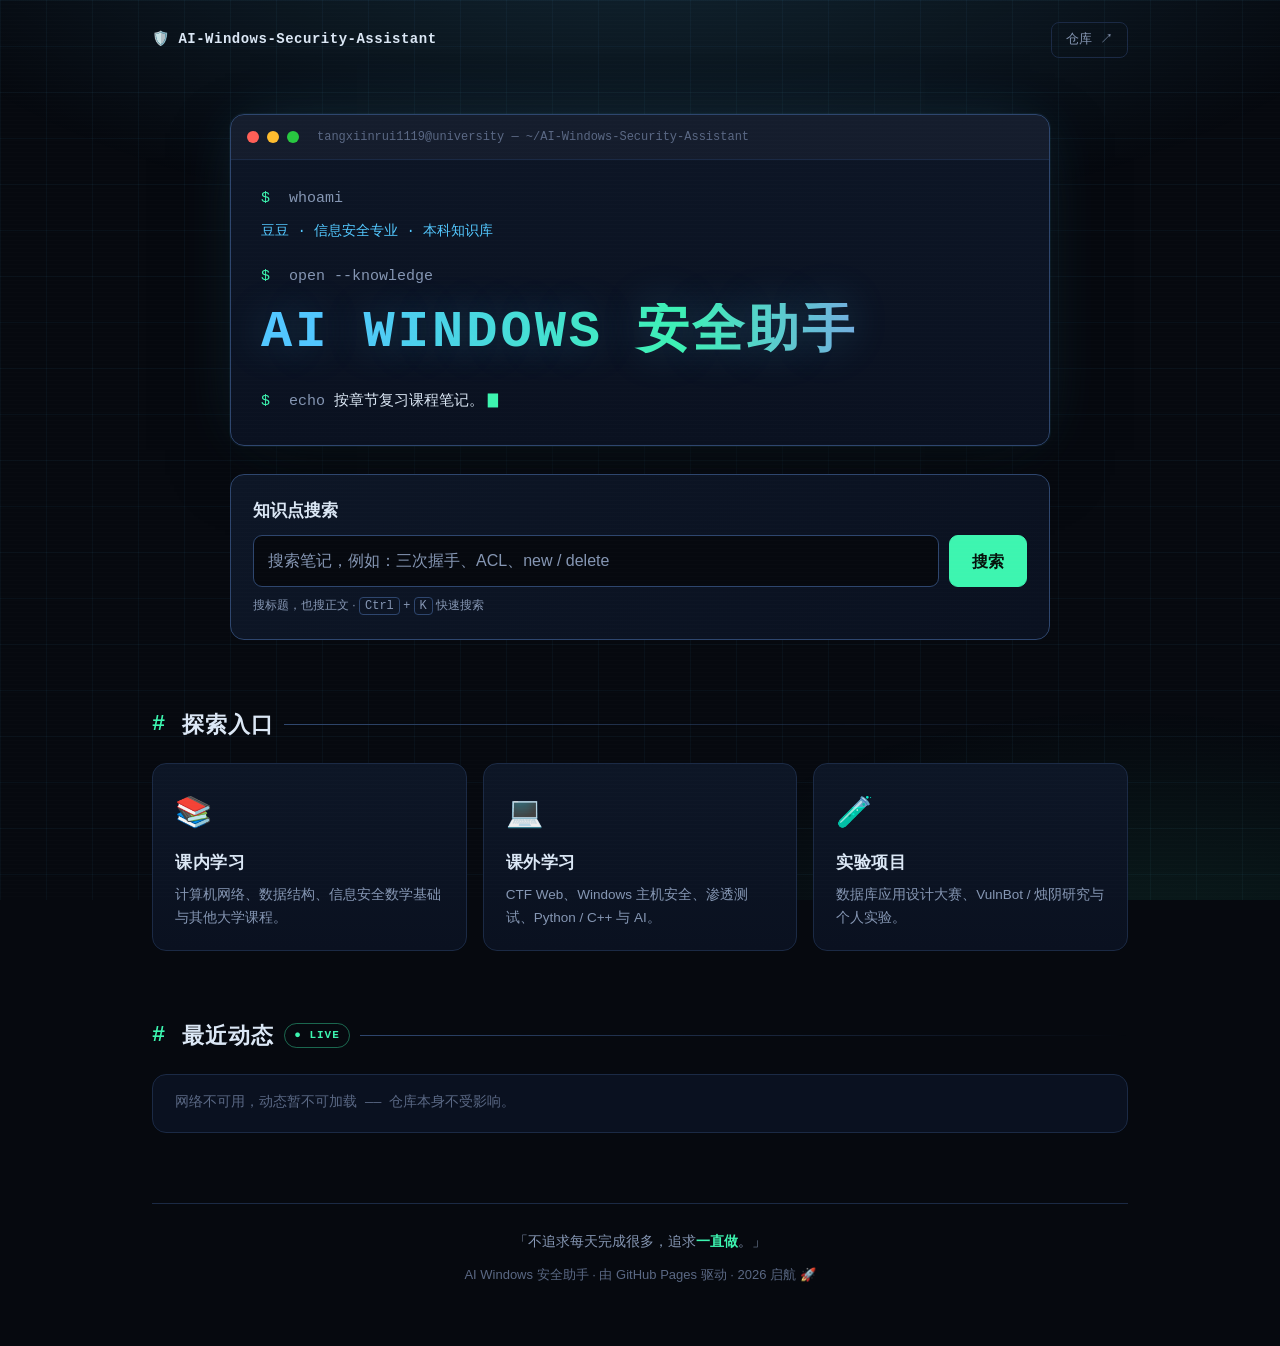
<file: docs/index.html>
<!DOCTYPE html>
<html lang="zh-CN">
<head>
<meta charset="UTF-8">
<meta name="viewport" content="width=device-width, initial-scale=1.0">
<title>AI Windows 安全助手 · 本科知识库</title>
<meta name="description" content="按课内学习、课外学习和实验项目浏览本科知识库，按章节阅读并搜索笔记。">
<link rel="icon" href="data:image/svg+xml,<svg xmlns='http://www.w3.org/2000/svg' viewBox='0 0 100 100'><text y='.9em' font-size='90'>🛡️</text></svg>">
<style>
:root{
  --bg:#06090f; --panel:#0a1120; --panel2:#0d1626;
  --border:#1b2a45; --border-hi:#2e466e;
  --green:#3df5b0; --cyan:#53c8ff; --purple:#9d7bff;
  --text:#dbe7f5; --dim:#8596b3; --faint:#5a6884;
  --mono:"Cascadia Code","JetBrains Mono",Consolas,"Courier New",monospace;
  --sans:-apple-system,"PingFang SC","Microsoft YaHei","Segoe UI",sans-serif;
}
*{margin:0;padding:0;box-sizing:border-box}
html{scroll-behavior:smooth}
body{background:var(--bg);color:var(--text);font-family:var(--sans);min-height:100vh;overflow-x:hidden;line-height:1.7}
a{color:inherit;text-decoration:none}
/* 背景网格 + 光晕 */
.bg{position:fixed;inset:0;z-index:-2;
  background-image:
    radial-gradient(ellipse 90% 55% at 50% -12%, rgba(83,200,255,.16), transparent 70%),
    radial-gradient(ellipse 55% 42% at 88% 108%, rgba(61,245,176,.09), transparent 70%),
    linear-gradient(rgba(83,200,255,.045) 1px, transparent 1px),
    linear-gradient(90deg, rgba(83,200,255,.045) 1px, transparent 1px);
  background-size:100% 100%,100% 100%,46px 46px,46px 46px}
/* 扫描线 */
.scan{position:fixed;inset:0;z-index:99;pointer-events:none;
  background:repeating-linear-gradient(0deg, transparent 0 3px, rgba(255,255,255,.012) 3px 4px)}
.wrap{max-width:1020px;margin:0 auto;padding:0 22px 60px}
/* 顶栏 */
.top{display:flex;justify-content:space-between;align-items:center;padding:22px 0;gap:10px;flex-wrap:wrap}
.logo{font-family:var(--mono);font-size:14px;color:var(--cyan);letter-spacing:.5px}
.logo b{color:var(--text)}
.gh-link{font-family:var(--mono);font-size:13px;color:var(--dim);border:1px solid var(--border);border-radius:8px;padding:6px 14px;transition:.25s}
.gh-link:hover{color:var(--green);border-color:var(--green);box-shadow:0 0 14px rgba(61,245,176,.25)}
/* 终端 */
.terminal{margin:34px auto 0;max-width:820px;border:1px solid var(--border-hi);border-radius:14px;overflow:hidden;
  background:linear-gradient(180deg,var(--panel2),var(--panel));box-shadow:0 0 0 1px rgba(83,200,255,.06),0 24px 70px -20px rgba(0,0,0,.8),0 0 60px -18px rgba(83,200,255,.25)}
.tbar{display:flex;align-items:center;gap:8px;padding:12px 16px;background:rgba(255,255,255,.03);border-bottom:1px solid var(--border)}
.dot{width:12px;height:12px;border-radius:50%}
.dot.r{background:#ff5f57}.dot.y{background:#febc2e}.dot.g{background:#28c840}
.ttl{margin-left:10px;font-family:var(--mono);font-size:12px;color:var(--faint)}
.tbody{padding:26px 30px 30px;font-family:var(--mono)}
.ps1{color:var(--green);margin-right:10px}
.line{color:var(--dim);font-size:15px;white-space:pre-wrap;word-break:break-all}
.out{color:var(--cyan);font-size:14px;margin:8px 0 20px}
.title{font-size:clamp(30px,6vw,52px);line-height:1.15;letter-spacing:3px;margin:14px 0 26px;font-weight:800;
  background:linear-gradient(92deg,var(--cyan) 10%,var(--green) 55%,var(--purple) 95%);
  -webkit-background-clip:text;background-clip:text;color:transparent;
  text-shadow:0 0 40px rgba(83,200,255,.25)}
.typed{color:var(--text)}
.cursor{display:inline-block;color:var(--green);animation:blink 1s steps(1) infinite;margin-left:2px}
@keyframes blink{50%{opacity:0}}
/* 区块 */
.sec{margin-top:66px}
.hash{color:var(--green);font-family:var(--mono);margin-right:6px}
.sec-title{font-size:22px;letter-spacing:1px;margin-bottom:20px;display:flex;align-items:center;gap:10px}
.sec-title::after{content:"";flex:1;height:1px;background:linear-gradient(90deg,var(--border-hi),transparent)}
/* 卡片 */
.cards{display:grid;grid-template-columns:repeat(auto-fit,minmax(min(100%, 280px),1fr));gap:16px}
.card{position:relative;display:block;padding:22px 22px 20px;border:1px solid var(--border);border-radius:14px;background:linear-gradient(180deg,var(--panel2),var(--panel));transition:.28s;overflow:hidden}
.card::before{content:"";position:absolute;inset:0;opacity:0;transition:.28s;background:radial-gradient(ellipse 120% 90% at 50% -20%,var(--ca,.0),transparent 70%)}
.card:hover{transform:translateY(-4px);border-color:var(--border-hi);box-shadow:0 14px 40px -14px rgba(0,0,0,.8),0 0 26px -6px var(--ca,.0)}
.card:hover::before{opacity:1}
.card .ico{font-size:30px}
.card h3{font-size:17px;margin:12px 0 6px;letter-spacing:.5px}
.card p{font-size:13.5px;color:var(--dim)}
/* 动态 */
.panel{border:1px solid var(--border);border-radius:14px;background:var(--panel);padding:6px 0;overflow:hidden}
#activity{list-style:none}
#activity li{display:flex;align-items:center;gap:12px;padding:11px 22px;font-family:var(--mono);font-size:13.5px;border-bottom:1px solid rgba(27,42,69,.5);transition:.2s}
#activity li:last-child{border-bottom:none}
#activity a{display:flex;gap:12px;width:100%;align-items:center}
#activity li:hover{background:rgba(83,200,255,.05)}
.c-hash{color:var(--green);flex-shrink:0}
.c-msg{color:var(--text);flex:1;overflow:hidden;text-overflow:ellipsis;white-space:nowrap}
.c-date{color:var(--faint);flex-shrink:0}
.live{font-family:var(--mono);font-size:11px;color:var(--green);border:1px solid rgba(61,245,176,.4);padding:2px 9px;border-radius:999px;animation:pulse 2s infinite}
@keyframes pulse{50%{opacity:.45}}
/* 页脚 */
footer{margin-top:70px;padding-top:26px;border-top:1px solid var(--border);text-align:center;color:var(--faint);font-size:13px}
footer .quote{color:var(--dim);font-size:14px;margin-bottom:10px}
footer .quote b{color:var(--green)}
footer a:hover{color:var(--cyan)}
@media (max-width:720px){
  .tbody{padding:20px 18px 24px}
}
</style>
<link rel="stylesheet" href="search.css?v=1">
<script src="search-shortcuts.js?v=1" defer></script>
<link rel="canonical" href="https://tangxiinrui1119.github.io/AI-Windows-Security-Assistant/">
<link rel="sitemap" type="application/xml" href="sitemap.xml">
<meta name="robots" content="index,follow">
</head>
<body>
<div class="bg"></div>
<div class="scan"></div>

<main class="wrap">
  <header class="top">
    <div class="logo">🛡️ <b>AI-Windows-Security-Assistant</b></div>
    <a class="gh-link" href="https://github.com/Tangxiinrui1119/AI-Windows-Security-Assistant" target="_blank" rel="noopener">仓库 ↗</a>
  </header>

  <!-- 终端 -->
  <section class="terminal">
    <div class="tbar">
      <span class="dot r"></span><span class="dot y"></span><span class="dot g"></span>
      <span class="ttl">tangxiinrui1119@university — ~/AI-Windows-Security-Assistant</span>
    </div>
    <div class="tbody">
      <p class="line"><span class="ps1">$</span> whoami</p>
      <p class="out">豆豆 · 信息安全专业 · 本科知识库</p>
      <p class="line"><span class="ps1">$</span> open --knowledge</p>
      <h1 class="title">AI WINDOWS 安全助手</h1>
      <p class="line"><span class="ps1">$</span> echo <span class="typed" id="typed">课程章节、课外笔记与实验记录。</span><span class="cursor">▊</span></p>
    </div>
  </section>

  <form class="knowledge-search" action="search.html" method="get" role="search">
    <label for="home-search">知识点搜索</label>
    <div class="search-row">
      <input class="search-input" id="home-search" name="q" type="search" maxlength="160" placeholder="搜索笔记，例如：三次握手、ACL、new / delete" autocomplete="off">
      <button class="search-button" type="submit">搜索</button>
    </div>
    <p class="search-hint">搜标题，也搜正文 · <kbd>Ctrl</kbd> + <kbd>K</kbd> 快速搜索</p>
  </form>

  <section class="sec" aria-labelledby="explore-title">
    <h2 class="sec-title" id="explore-title"><span class="hash">#</span>探索入口</h2>
    <div class="cards">
      <a class="card" style="--ca:rgba(61,245,176,.18)" href="reader.html?f=notes/courses/README.md">
        <span class="ico" aria-hidden="true">📚</span><h3>课内学习</h3>
        <p>计算机网络、数据结构、信息安全数学基础与其他大学课程。</p>
      </a>
      <a class="card" style="--ca:rgba(83,200,255,.18)" href="reader.html?f=notes/extracurricular/README.md">
        <span class="ico" aria-hidden="true">💻</span><h3>课外学习</h3>
        <p>CTF Web、Windows 主机安全、渗透测试、Python / C++ 与 AI。</p>
      </a>
      <a class="card" style="--ca:rgba(157,123,255,.18)" href="reader.html?f=project/README.md">
        <span class="ico" aria-hidden="true">🧪</span><h3>实验项目</h3>
        <p>数据库应用设计大赛、VulnBot / 烛阴研究与个人实验。</p>
      </a>
    </div>
  </section>

  <!-- 最近动态 -->
  <section class="sec">
    <h2 class="sec-title"><span class="hash">#</span>最近动态 <span class="live">● LIVE</span></h2>
    <div class="panel">
      <ul id="activity"><li class="c-msg" style="color:var(--faint)">正在从 GitHub 拉取提交记录…</li></ul>
    </div>
  </section>

  <footer>
    <p class="quote">「不追求每天完成很多，追求<b>一直做</b>。」</p>
    <p>AI Windows 安全助手 · 由 <a href="https://pages.github.com" target="_blank" rel="noopener">GitHub Pages</a> 驱动 · 2026 启航 🚀</p>
  </footer>
</main>

<script>
// 打字机
(function () {
  var phrases = [
    '按章节复习课程笔记。',
    '从 CTF Web 学习地图开始。',
    '浏览竞赛与实验项目。'
  ];
  var el = document.getElementById('typed');
  var pi = 0, ci = 0, deleting = false;
  function tick() {
    var p = phrases[pi];
    ci += deleting ? -1 : 1;
    el.textContent = p.slice(0, ci);
    var delay = deleting ? 42 : 88;
    if (!deleting && ci === p.length) { delay = 2200; deleting = true; }
    else if (deleting && ci === 0) { deleting = false; pi = (pi + 1) % phrases.length; delay = 500; }
    setTimeout(tick, delay);
  }
  el.textContent = '';
  tick();
})();

// 最近提交（失败则静默降级）
(function () {
  var ul = document.getElementById('activity');
  function esc(s) {
    return s.replace(/[&<>"']/g, function (c) {
      return { '&': '&amp;', '<': '&lt;', '>': '&gt;', '"': '&quot;', "'": '&#39;' }[c];
    });
  }
  fetch('https://api.github.com/repos/Tangxiinrui1119/AI-Windows-Security-Assistant/commits?per_page=5')
    .then(function (r) { return r.json(); })
    .then(function (list) {
      if (!Array.isArray(list) || !list.length) throw new Error('empty');
      ul.innerHTML = list.map(function (c) {
        var d = new Date(c.commit.author.date);
        var date = (d.getMonth() + 1) + '-' + String(d.getDate()).padStart(2, '0');
        return '<li><a href="' + c.html_url + '" target="_blank" rel="noopener">' +
          '<span class="c-hash">' + c.sha.slice(0, 7) + '</span>' +
          '<span class="c-msg">' + esc(c.commit.message.split('\n')[0]) + '</span>' +
          '<span class="c-date">' + date + '</span></a></li>';
      }).join('');
    })
    .catch(function () {
      ul.innerHTML = '<li style="color:var(--faint)">网络不可用，动态暂不可加载 —— 仓库本身不受影响。</li>';
    });
})();
</script>
</body>
</html>
</file>
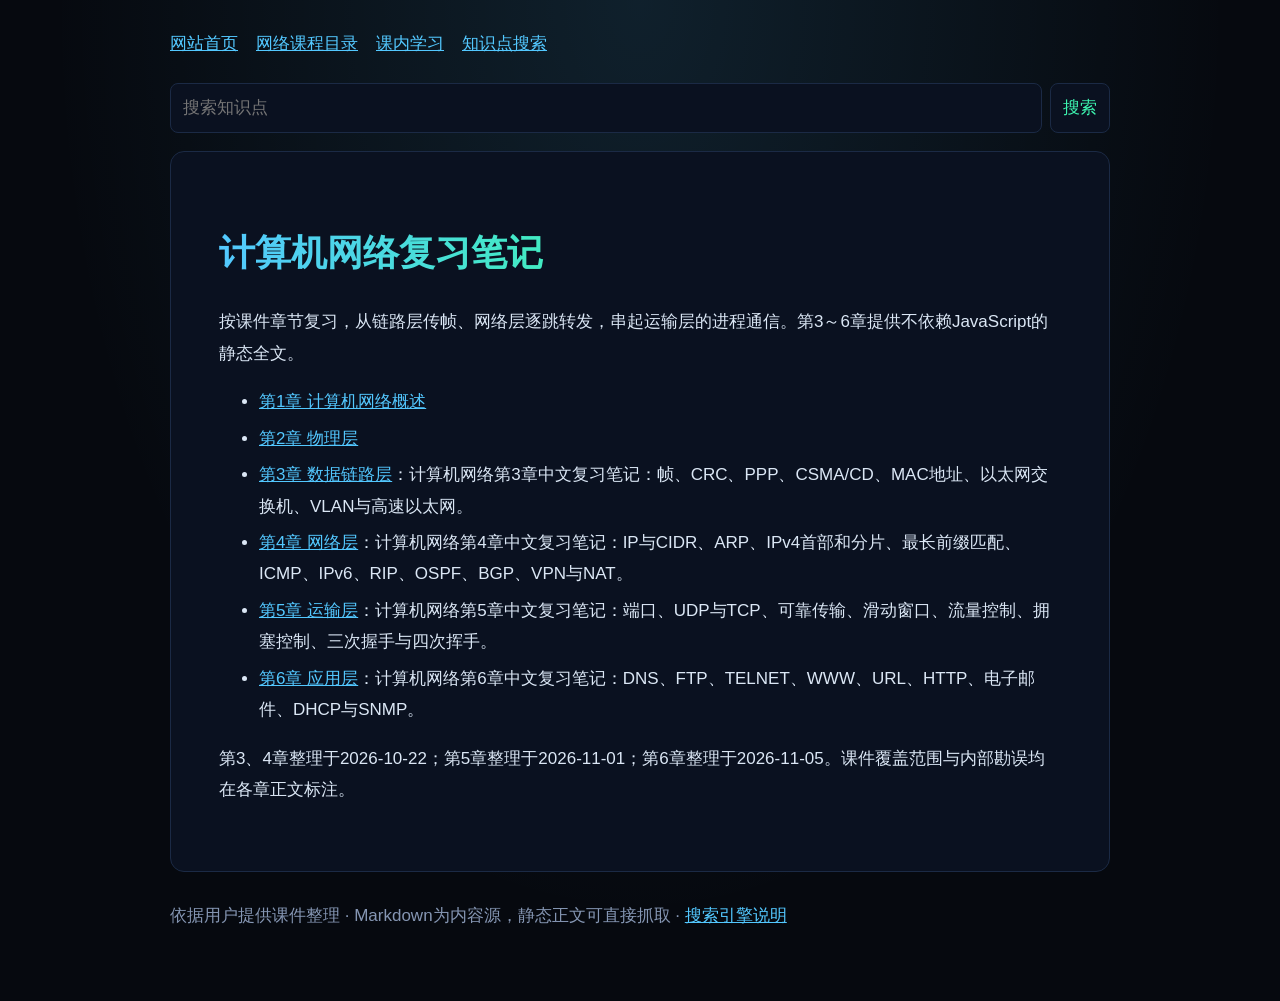
<file: docs/network/index.html>
<!doctype html>
<html lang="zh-CN"><head><meta charset="utf-8"><meta name="viewport" content="width=device-width, initial-scale=1"><title>计算机网络课程目录 · 计算机网络复习笔记</title><meta name="description" content="计算机网络第1至6章复习入口，第3章数据链路层、第4章网络层、第5章运输层与第6章应用层中文笔记、公式、对比与例题。"><meta name="robots" content="index,follow"><link rel="canonical" href="https://tangxiinrui1119.github.io/AI-Windows-Security-Assistant/network/index.html"><link rel="sitemap" type="application/xml" href="../sitemap.xml"><style>
:root{--bg:#06090f;--panel:#0a1120;--panel2:#0d1626;--border:#1b2a45;--text:#dbe7f5;--dim:#8596b3;--cyan:#53c8ff;--green:#3df5b0}
body{margin:0;background:radial-gradient(ellipse at 50% 0,rgba(83,200,255,.12),transparent 65%),var(--bg);color:var(--text);font:17px/1.85 -apple-system,"PingFang SC","Microsoft YaHei","Segoe UI",sans-serif;min-height:100vh}
main{max-width:940px;margin:auto;padding:28px 24px 70px}
article{background:var(--panel);border:1px solid var(--border);border-radius:14px;padding:clamp(18px,4vw,48px)}
a{color:var(--cyan)}a:hover{color:var(--green)}
nav{display:flex;flex-wrap:wrap;gap:12px 18px;margin-bottom:24px}
h1{font-size:clamp(24px,4.5vw,36px);line-height:1.3;background:linear-gradient(92deg,#53c8ff,#3df5b0,#9d7bff);background-clip:text;color:transparent}
h2{margin-top:2em;border-bottom:1px solid var(--border);padding-bottom:8px}h3{margin-top:1.6em;color:var(--cyan)}
table{display:block;overflow:auto;border-collapse:collapse;max-width:100%;margin:22px 0;font-size:.92em}
td,th{border:1px solid var(--border);padding:9px 13px;text-align:left}th{background:rgba(83,200,255,.09);color:var(--cyan)}
pre{overflow:auto;padding:18px;background:var(--panel2);border:1px solid var(--border);border-radius:12px}
code{font-family:"Cascadia Code",Consolas,monospace;overflow-wrap:anywhere}
blockquote{border-left:3px solid var(--green);padding:8px 16px;background:rgba(61,245,176,.05);color:var(--dim)}
.search{display:flex;gap:8px;margin:18px 0}
input,button{padding:8px 12px;font:inherit;color:inherit;background:var(--panel);border:1px solid var(--border);border-radius:8px}
input{min-width:0;flex:1}button{color:var(--green);cursor:pointer}
footer{margin-top:28px;color:var(--dim)}li{margin:5px 0}
@media(max-width:600px){main{padding:16px 10px}body{font-size:16px}}
</style></head><body><main><nav><a href="../index.html">网站首页</a><a href="index.html">网络课程目录</a><a href="../reader.html?f=notes/courses/README.md">课内学习</a><a href="../search.html">知识点搜索</a></nav><form class="search" action="../search.html" role="search"><input type="search" name="q" aria-label="搜索笔记与项目" placeholder="搜索知识点"><button>搜索</button></form><article><h1>计算机网络复习笔记</h1><p>按课件章节复习，从链路层传帧、网络层逐跳转发，串起运输层的进程通信。第3～6章提供不依赖JavaScript的静态全文。</p><ul><li><a href="../reader.html?f=notes/network/01-network-overview.md">第1章 计算机网络概述</a></li><li><a href="../reader.html?f=notes/network/02-physical-layer.md">第2章 物理层</a></li><li><a href="03-data-link-layer.html">第3章 数据链路层</a>：计算机网络第3章中文复习笔记：帧、CRC、PPP、CSMA/CD、MAC地址、以太网交换机、VLAN与高速以太网。</li><li><a href="04-network-layer.html">第4章 网络层</a>：计算机网络第4章中文复习笔记：IP与CIDR、ARP、IPv4首部和分片、最长前缀匹配、ICMP、IPv6、RIP、OSPF、BGP、VPN与NAT。</li><li><a href="05-transport-layer.html">第5章 运输层</a>：计算机网络第5章中文复习笔记：端口、UDP与TCP、可靠传输、滑动窗口、流量控制、拥塞控制、三次握手与四次挥手。</li><li><a href="06-application-layer.html">第6章 应用层</a>：计算机网络第6章中文复习笔记：DNS、FTP、TELNET、WWW、URL、HTTP、电子邮件、DHCP与SNMP。</li></ul><p>第3、4章整理于2026-10-22；第5章整理于2026-11-01；第6章整理于2026-11-05。课件覆盖范围与内部勘误均在各章正文标注。</p></article><footer>依据用户提供课件整理 · Markdown为内容源，静态正文可直接抓取 · <a href="../SEARCH-ENGINES.md">搜索引擎说明</a></footer></main></body></html>
</file>
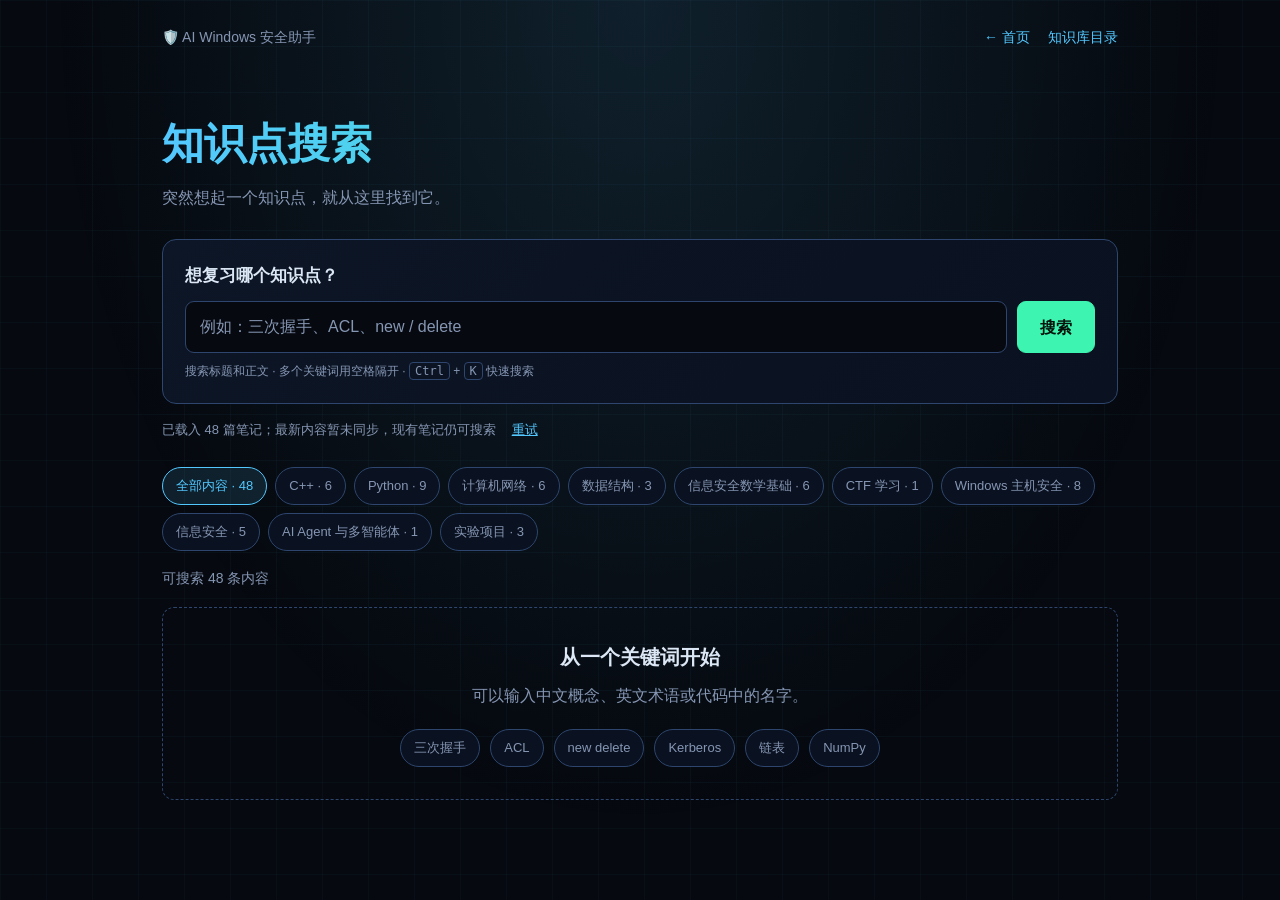
<file: docs/search.html>
<!DOCTYPE html>
<html lang="zh-CN">
<head>
<meta charset="UTF-8">
<meta name="viewport" content="width=device-width, initial-scale=1">
<title>知识点搜索 · AI Windows 安全助手</title>
<meta name="description" content="搜索课内笔记、课外知识与实验项目的标题和正文。">
<link rel="icon" href="data:image/svg+xml,<svg xmlns='http://www.w3.org/2000/svg' viewBox='0 0 100 100'><text y='.9em' font-size='90'>🔎</text></svg>">
<style>
:root{--bg:#06090f;--panel:#0a1120;--panel2:#0d1626;--border:#1b2a45;--border-hi:#2e466e;--green:#3df5b0;--cyan:#53c8ff;--text:#dbe7f5;--dim:#8596b3;--mono:"Cascadia Code",Consolas,monospace;--sans:-apple-system,"PingFang SC","Microsoft YaHei","Segoe UI",sans-serif}
*{box-sizing:border-box;margin:0}
.search-bg{position:fixed;inset:0;z-index:-1;background:radial-gradient(ellipse at 50% 0,rgba(83,200,255,.12),transparent 65%),linear-gradient(rgba(83,200,255,.035) 1px,transparent 1px),linear-gradient(90deg,rgba(83,200,255,.035) 1px,transparent 1px);background-size:100% 100%,46px 46px,46px 46px}
</style>
<link rel="stylesheet" href="search.css?v=1">
<script src="search-core.js?v=3" defer></script>
<script src="search.js?v=3" defer></script>
<script src="search-shortcuts.js?v=1" defer></script>
</head>
<body class="search-page">
<div class="search-bg" aria-hidden="true"></div>
<main class="wrap">
  <header class="search-top">
    <span>🛡️ AI Windows 安全助手</span>
    <nav aria-label="页面导航"><a href="index.html">← 首页</a><a href="reader.html?f=notes%2FREADME.md">知识库目录</a></nav>
  </header>
  <h1 class="search-heading">知识点搜索</h1>
  <p class="search-intro">突然想起一个知识点，就从这里找到它。</p>
  <form class="knowledge-search" id="search-form" role="search">
    <label for="query">想复习哪个知识点？</label>
    <div class="search-row"><input class="search-input" id="query" name="q" type="search" maxlength="160" placeholder="例如：三次握手、ACL、new / delete" autocomplete="off"><button class="search-button" type="submit">搜索</button></div>
    <p class="search-hint">搜索标题和正文 · 多个关键词用空格隔开 · <kbd>Ctrl</kbd> + <kbd>K</kbd> 快速搜索</p>
  </form>
  <p class="search-status"><span id="sync-status" role="status">正在载入笔记…</span><button class="search-retry" id="retry" type="button" hidden>重试</button></p>
  <nav class="search-filters" id="filters" aria-label="按内容分类筛选"></nav>
  <p class="search-count" id="result-count" role="status" aria-live="polite"></p>
  <ul class="search-results" id="results"></ul>
  <div class="search-empty" id="empty">
    <h2 id="empty-title">从一个关键词开始</h2>
    <p id="empty-message">可以输入中文概念、英文术语或代码中的名字。</p>
    <div class="search-examples" id="examples">
      <button type="button" class="search-example">三次握手</button><button type="button" class="search-example">ACL</button><button type="button" class="search-example">new delete</button><button type="button" class="search-example">Kerberos</button><button type="button" class="search-example">链表</button><button type="button" class="search-example">NumPy</button>
    </div>
  </div>
  <noscript><p class="search-empty">请启用浏览器的 JavaScript 以使用搜索。也可以通过上方的知识库目录阅读。</p></noscript>
</main>
</body>
</html>
</file>
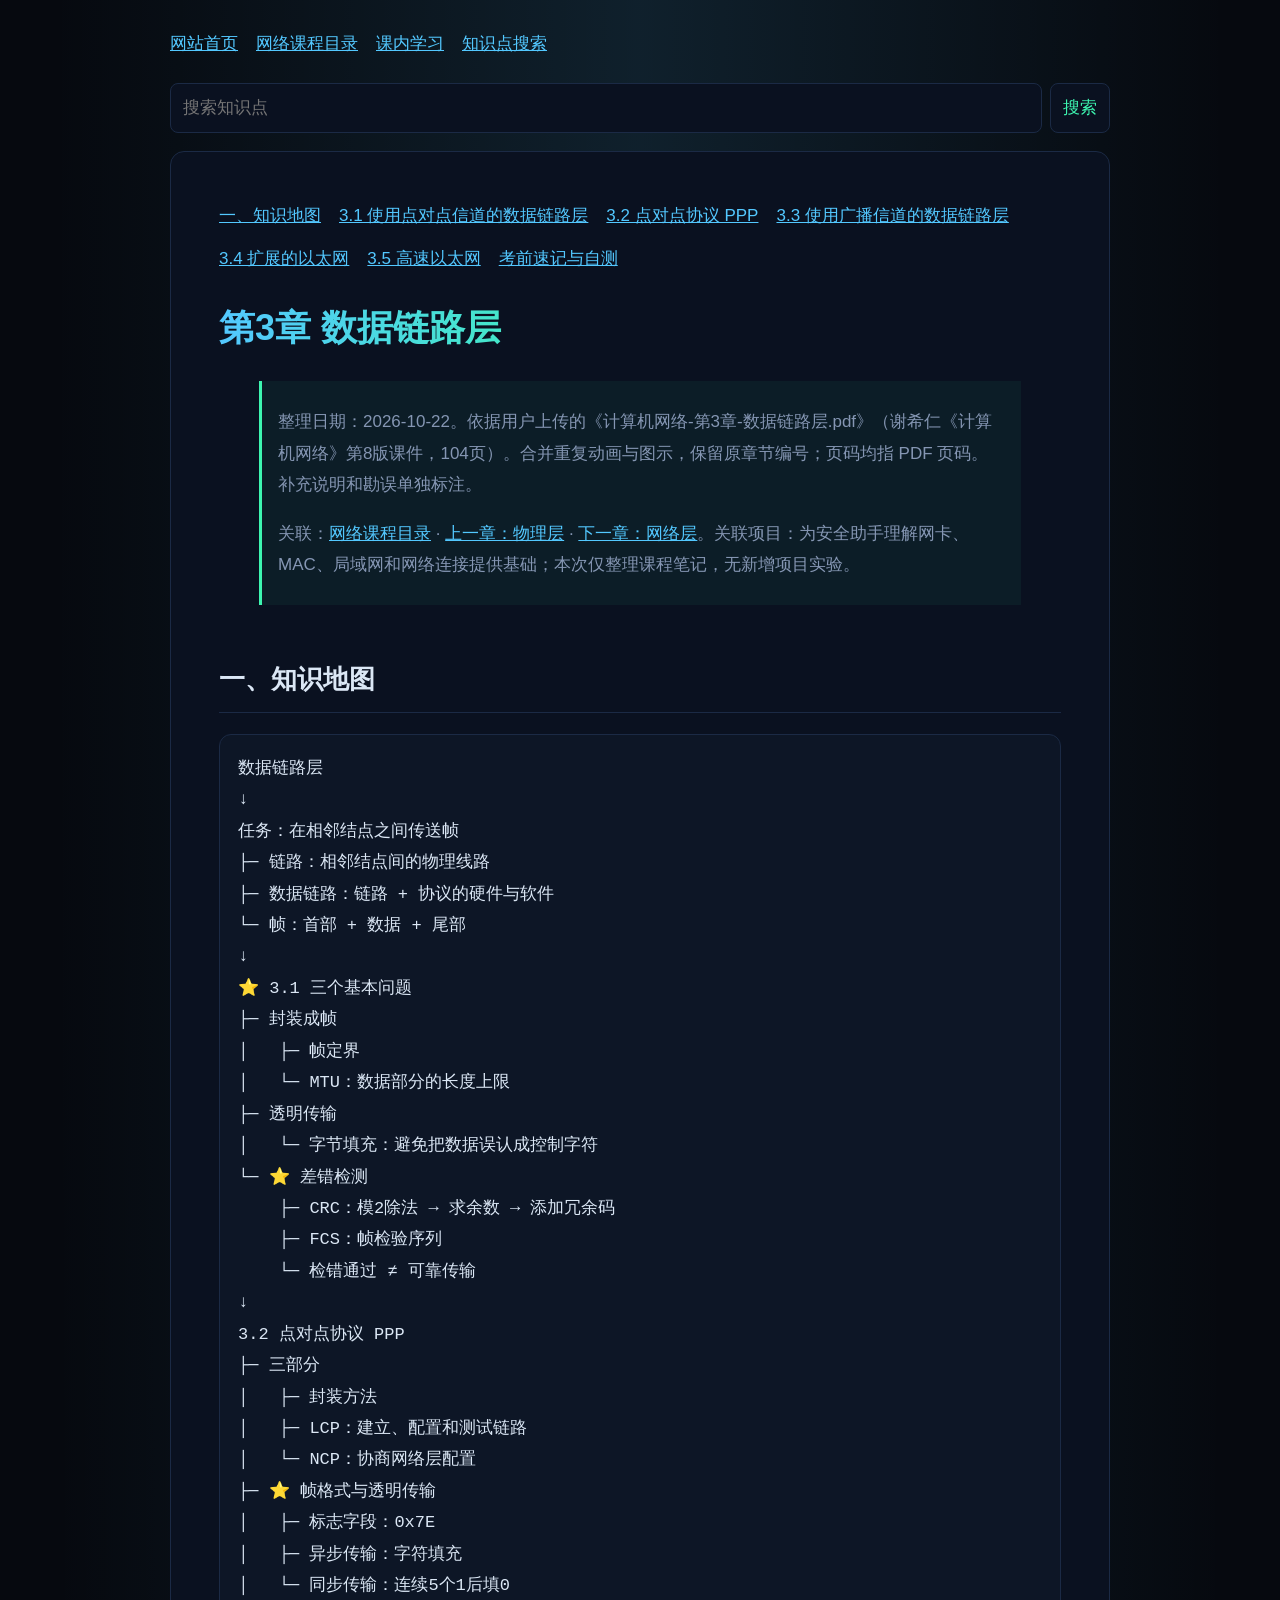
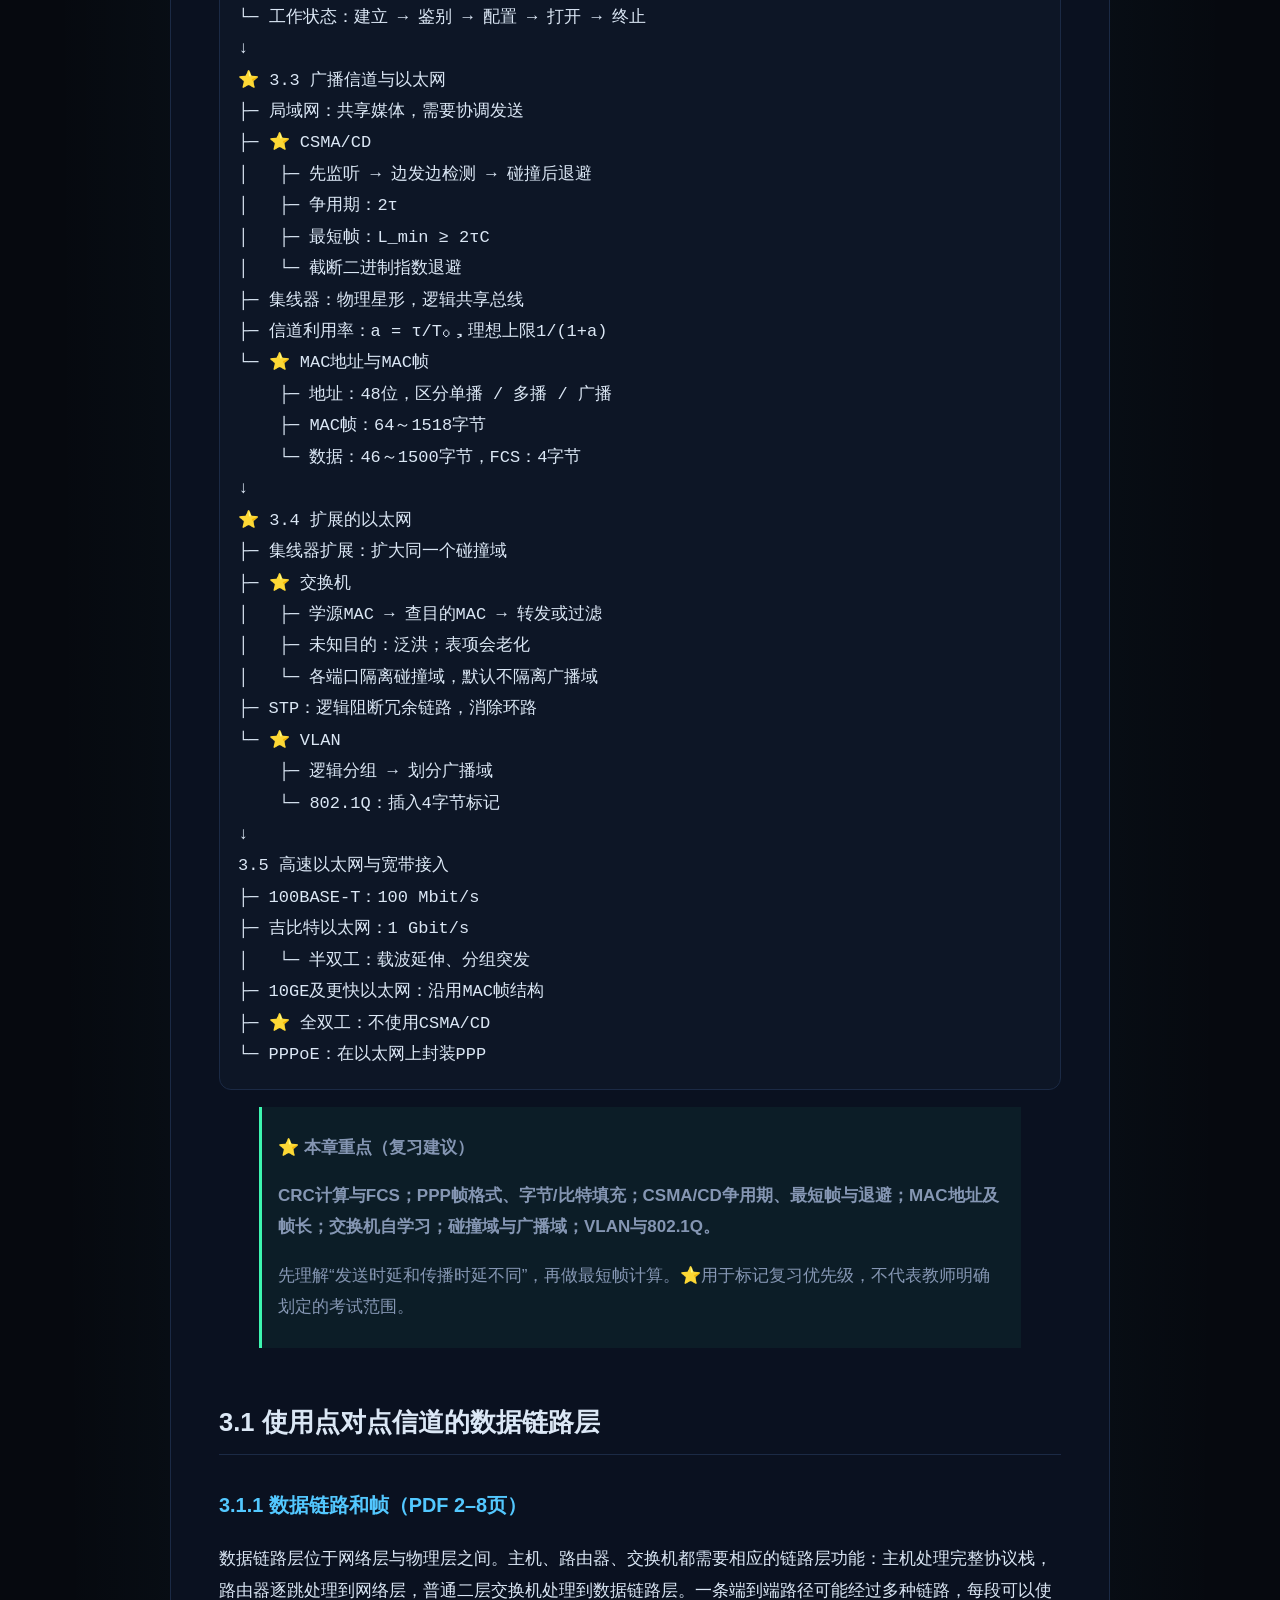
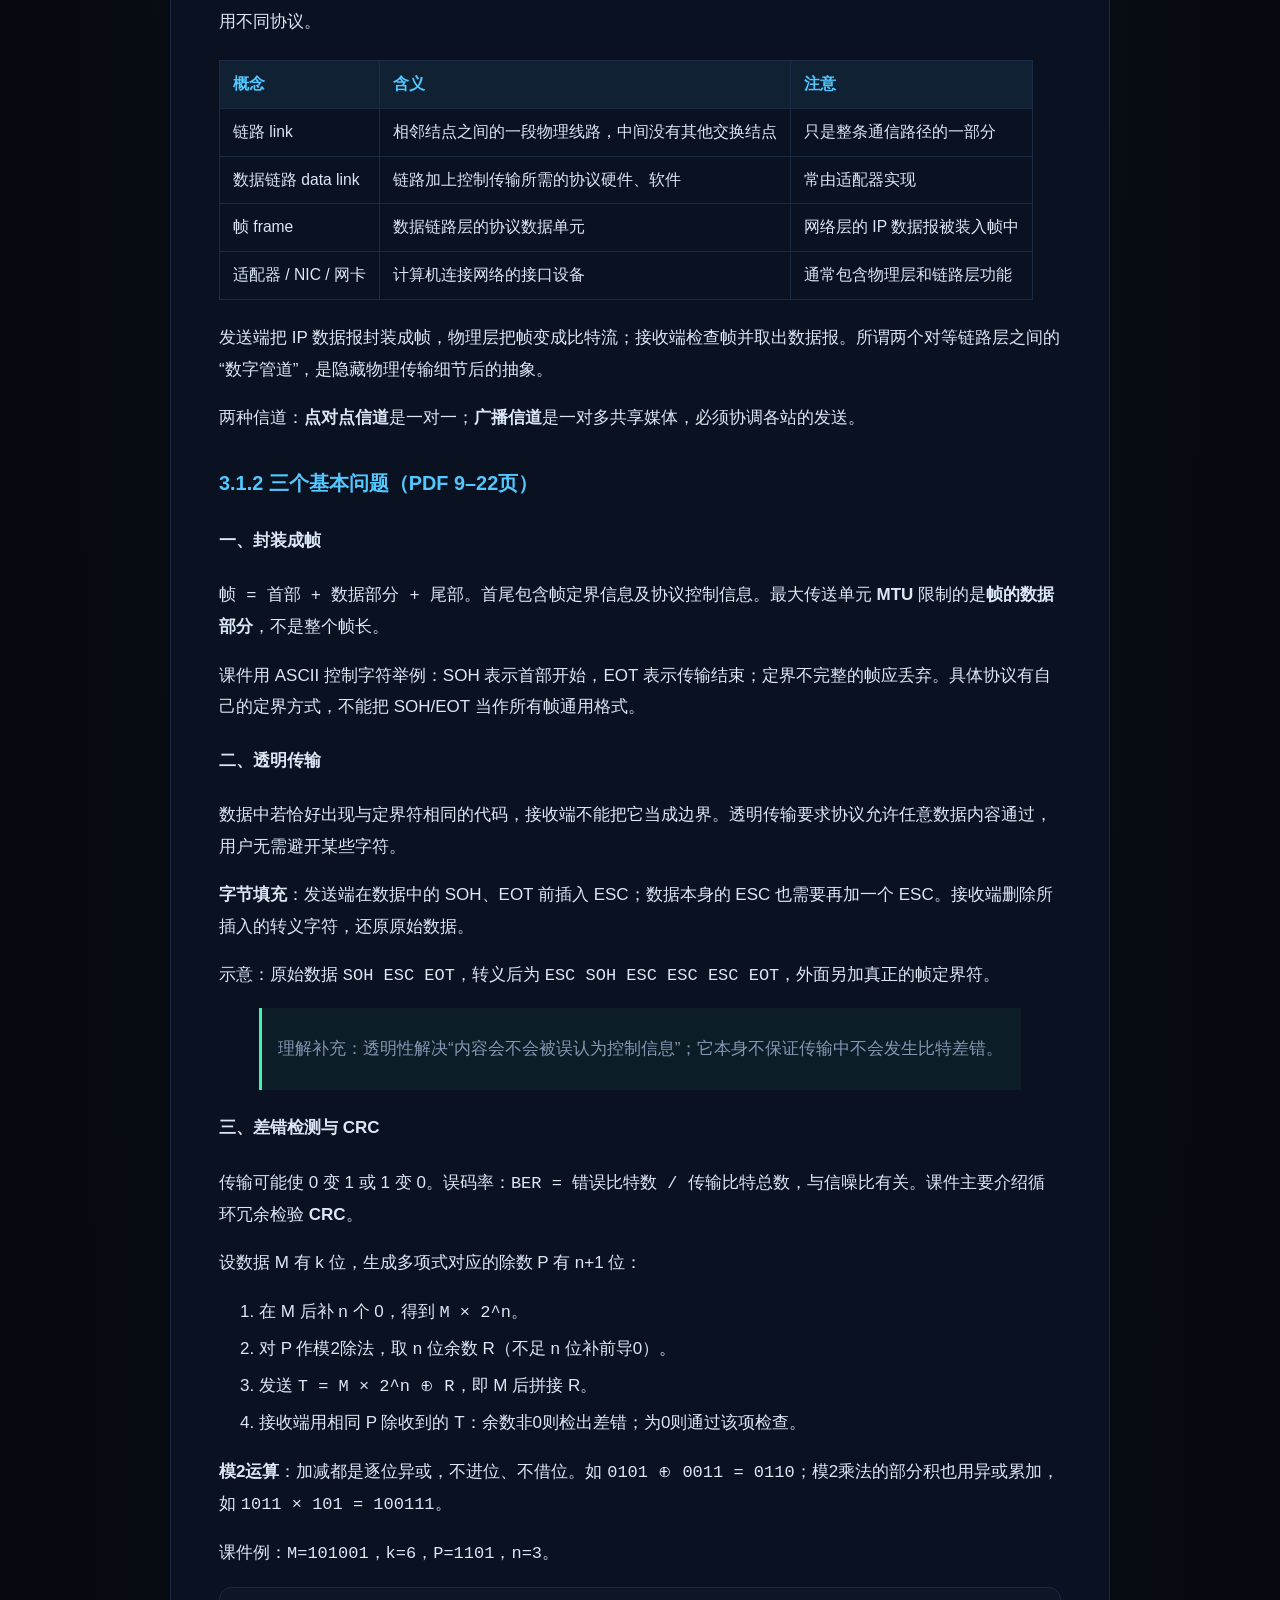
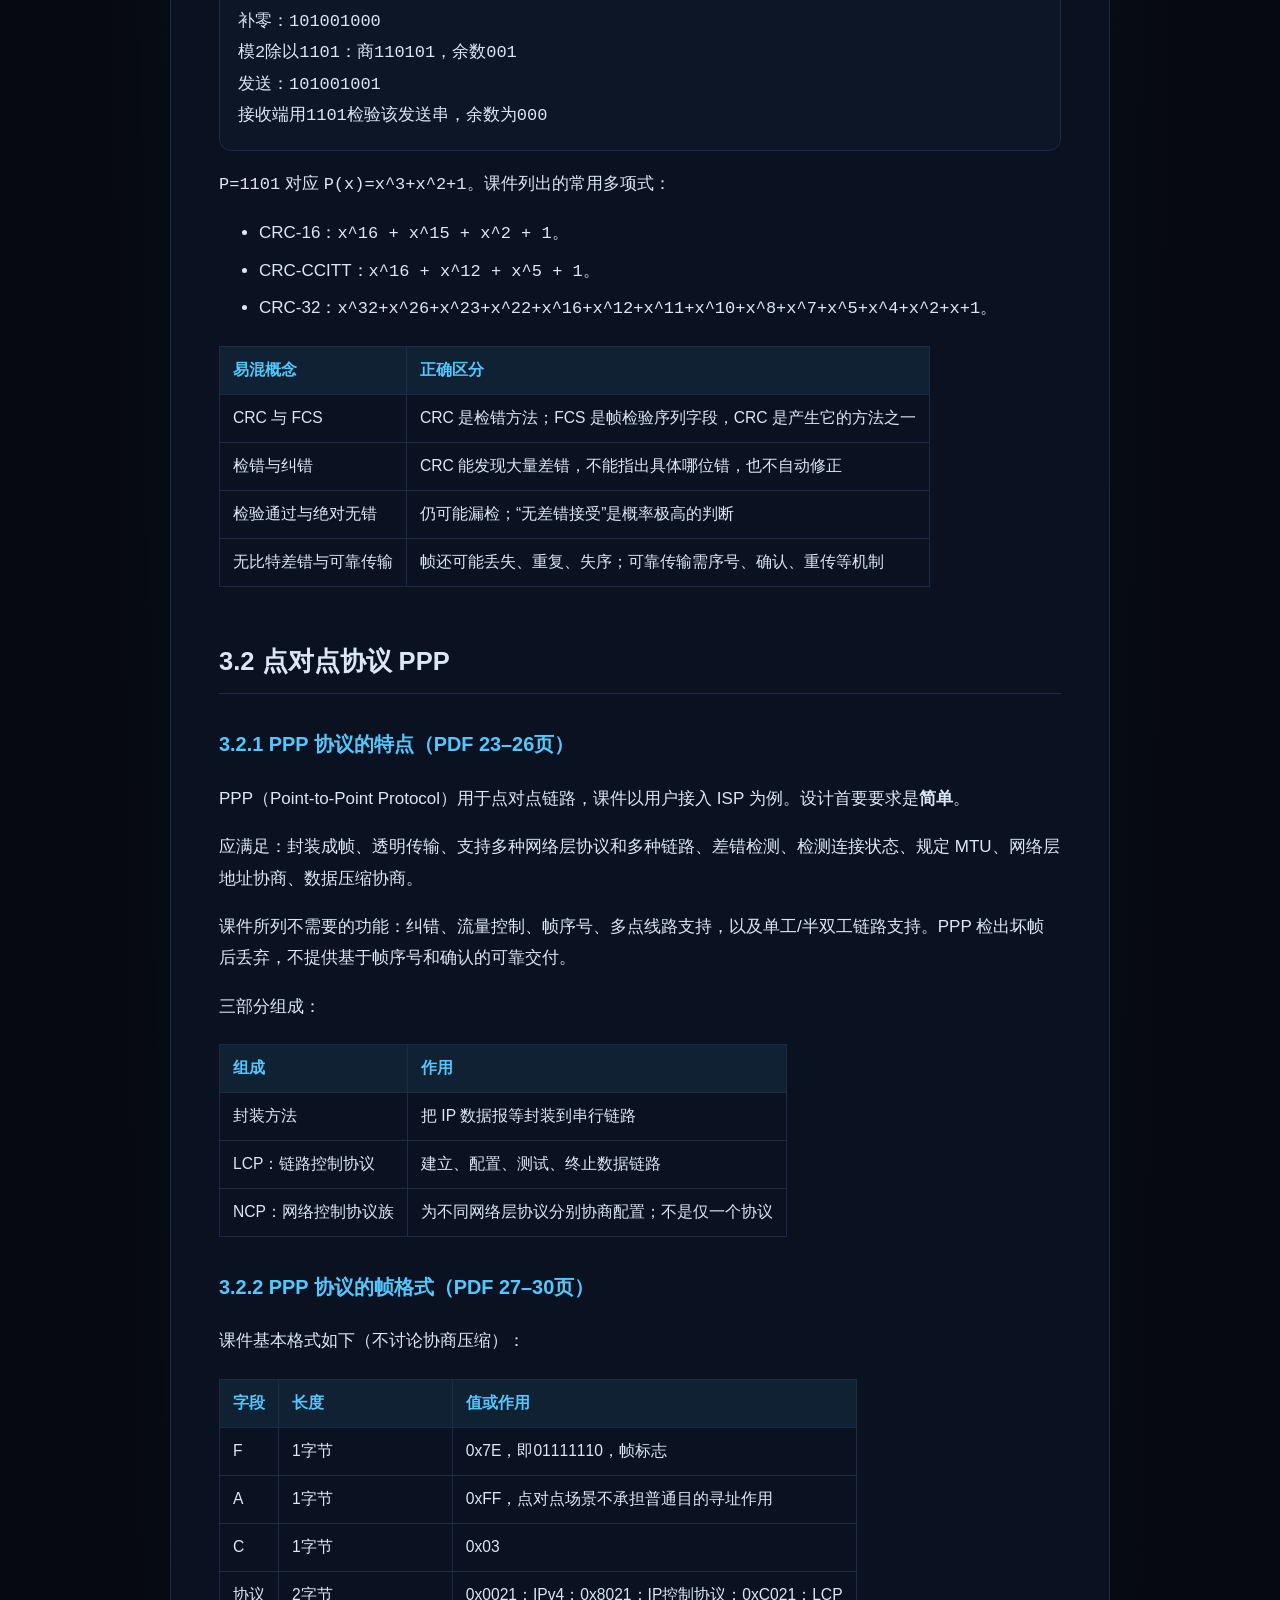
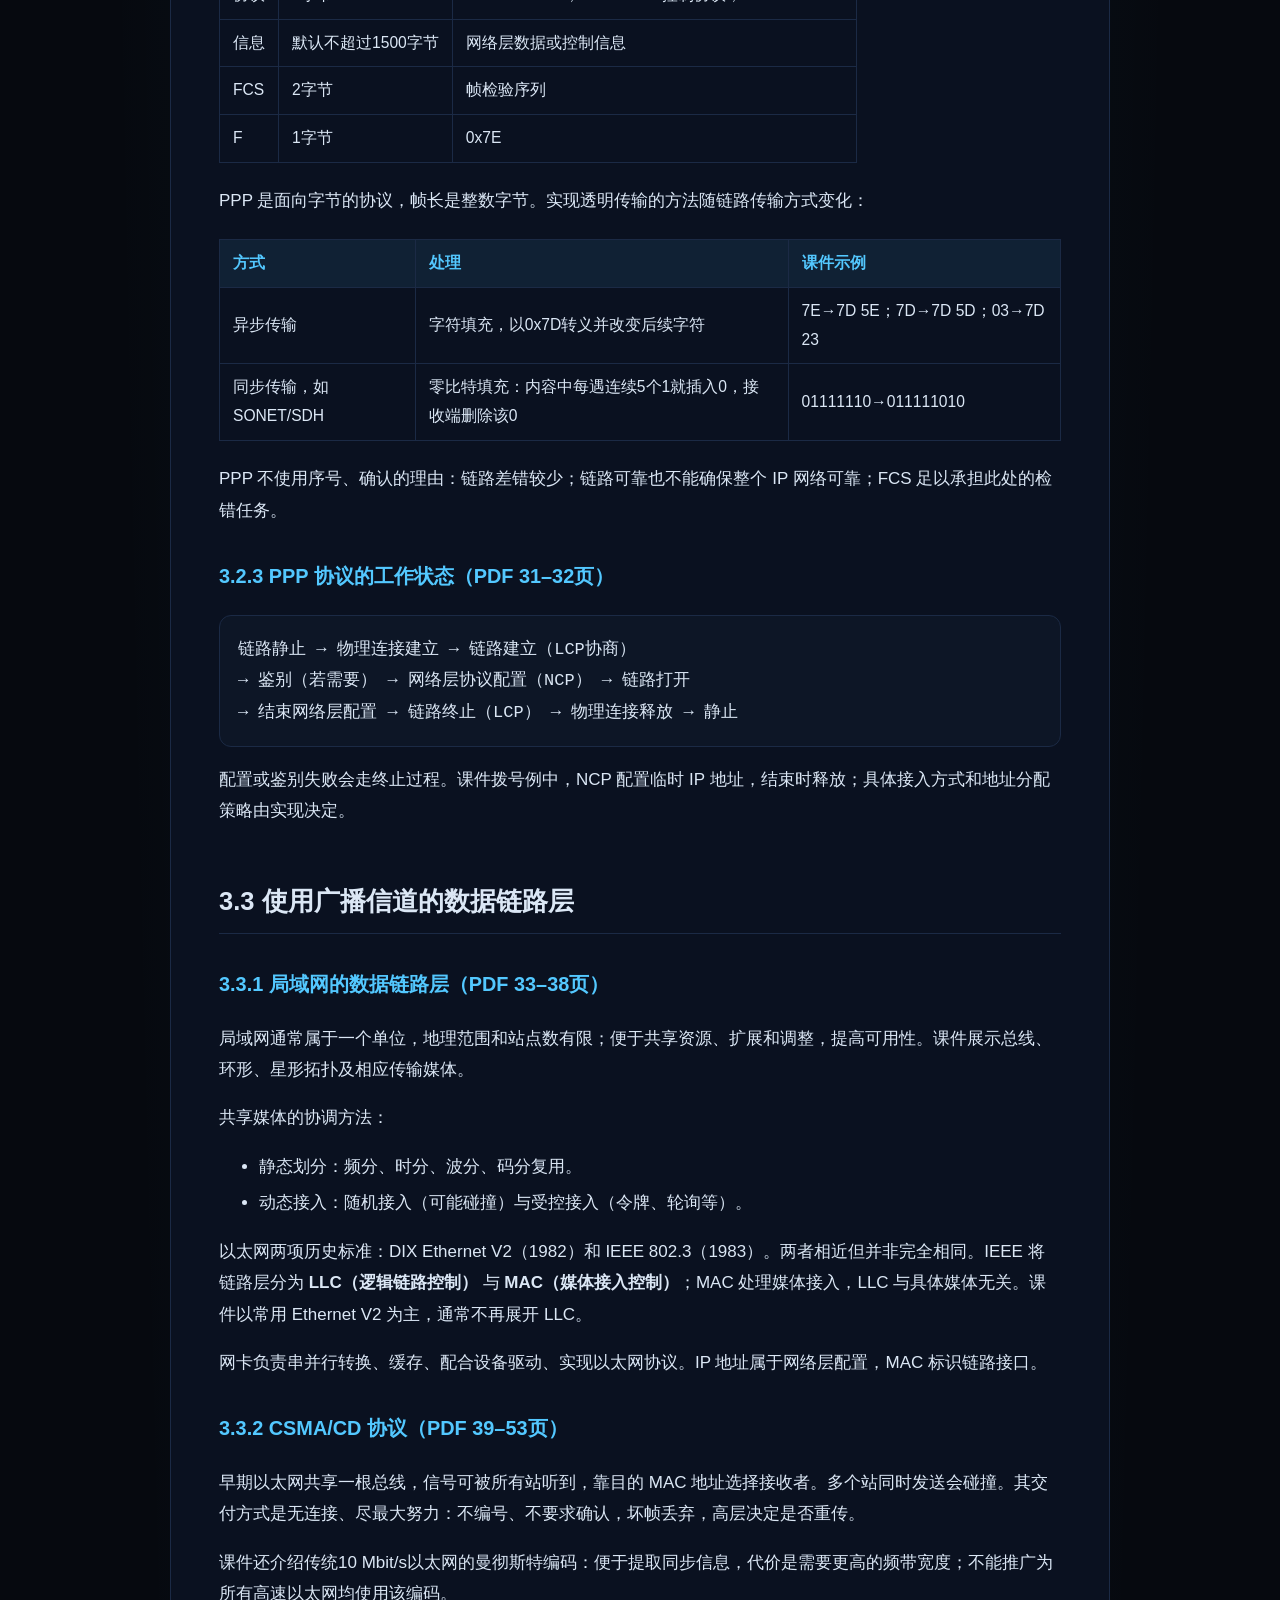
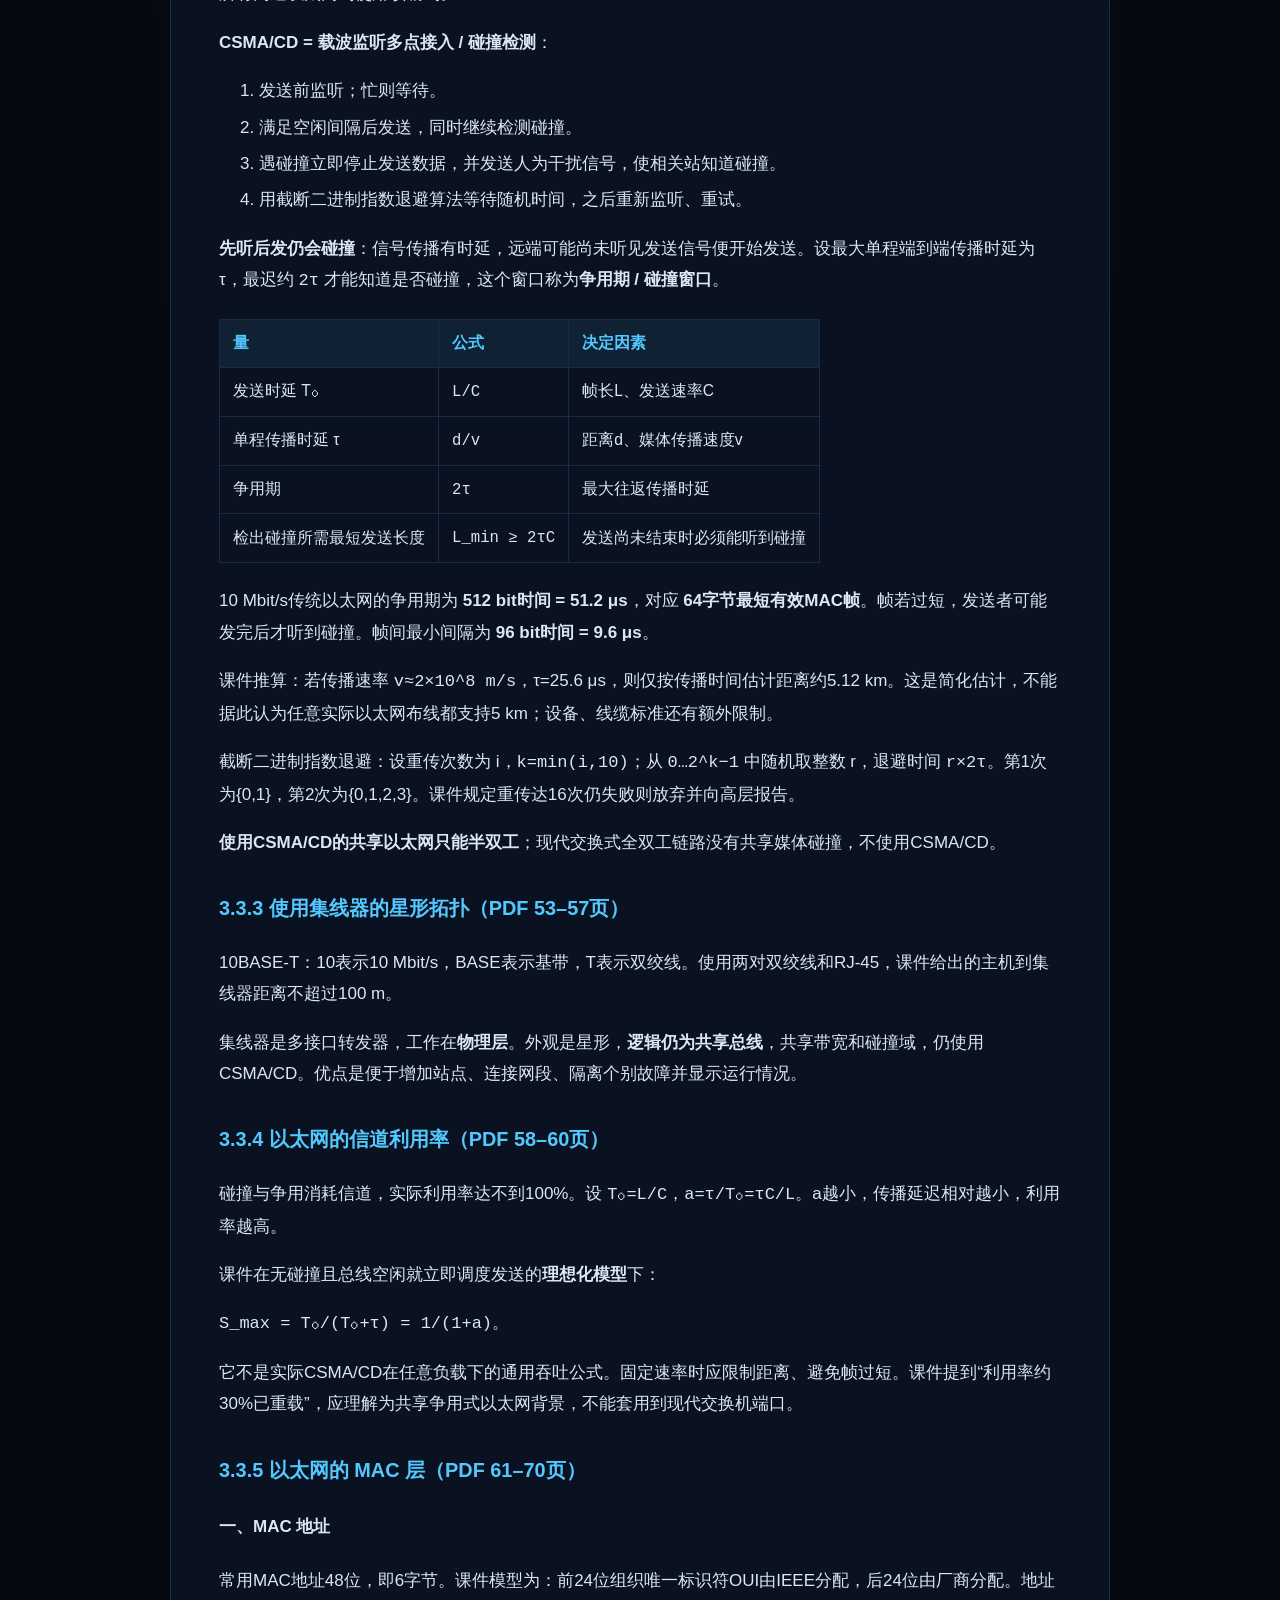
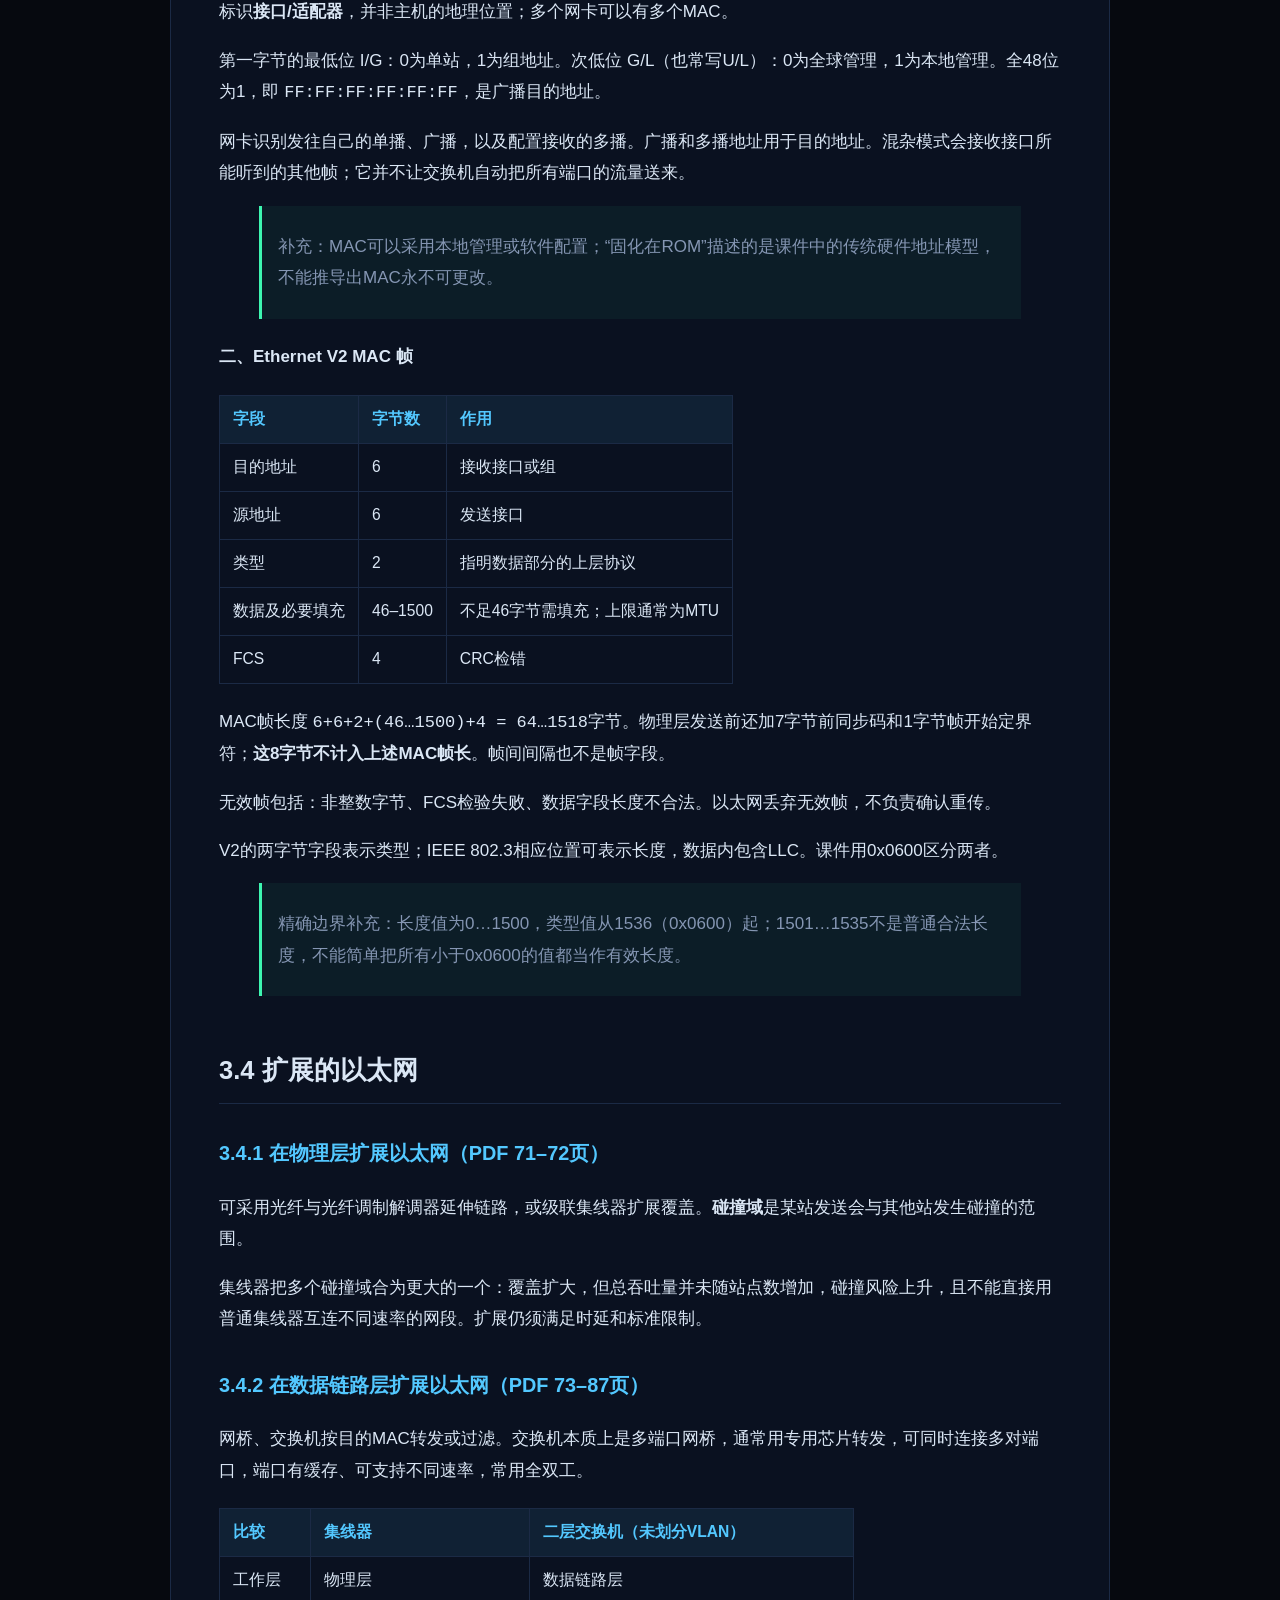
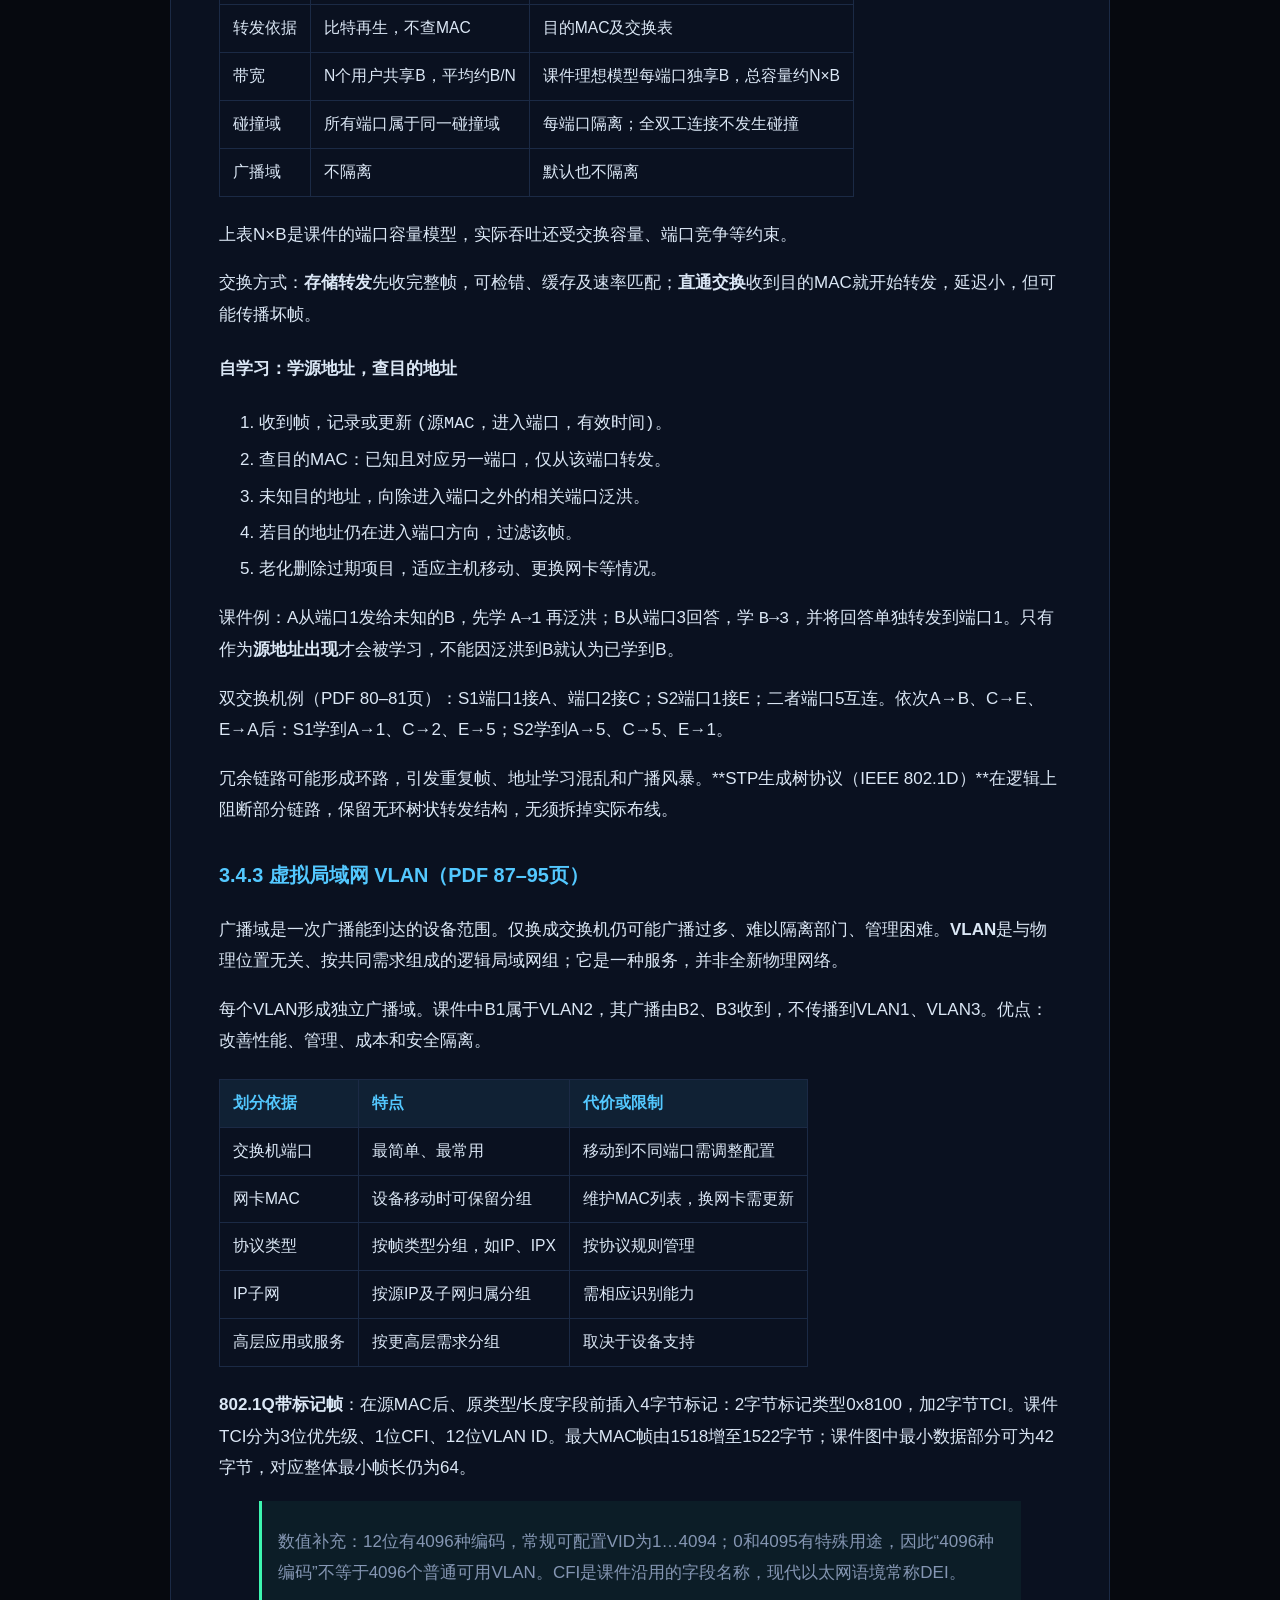
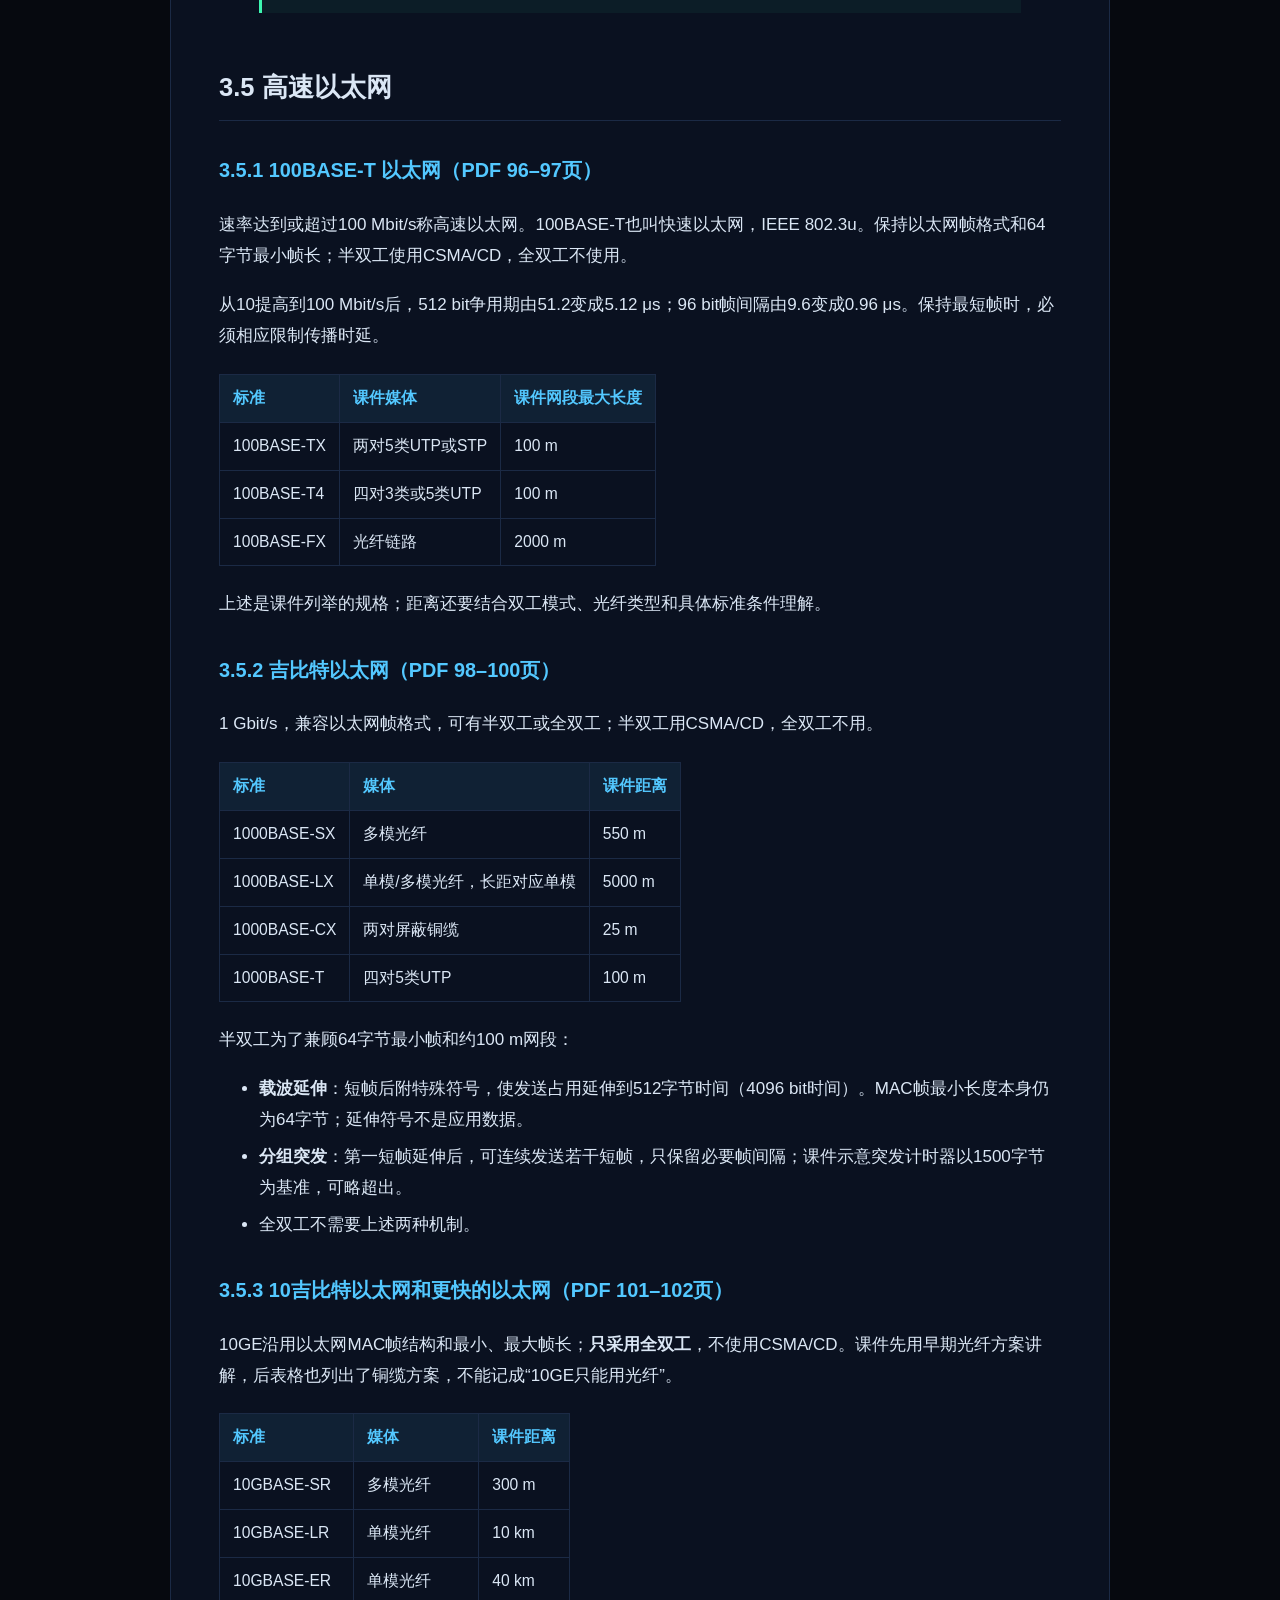
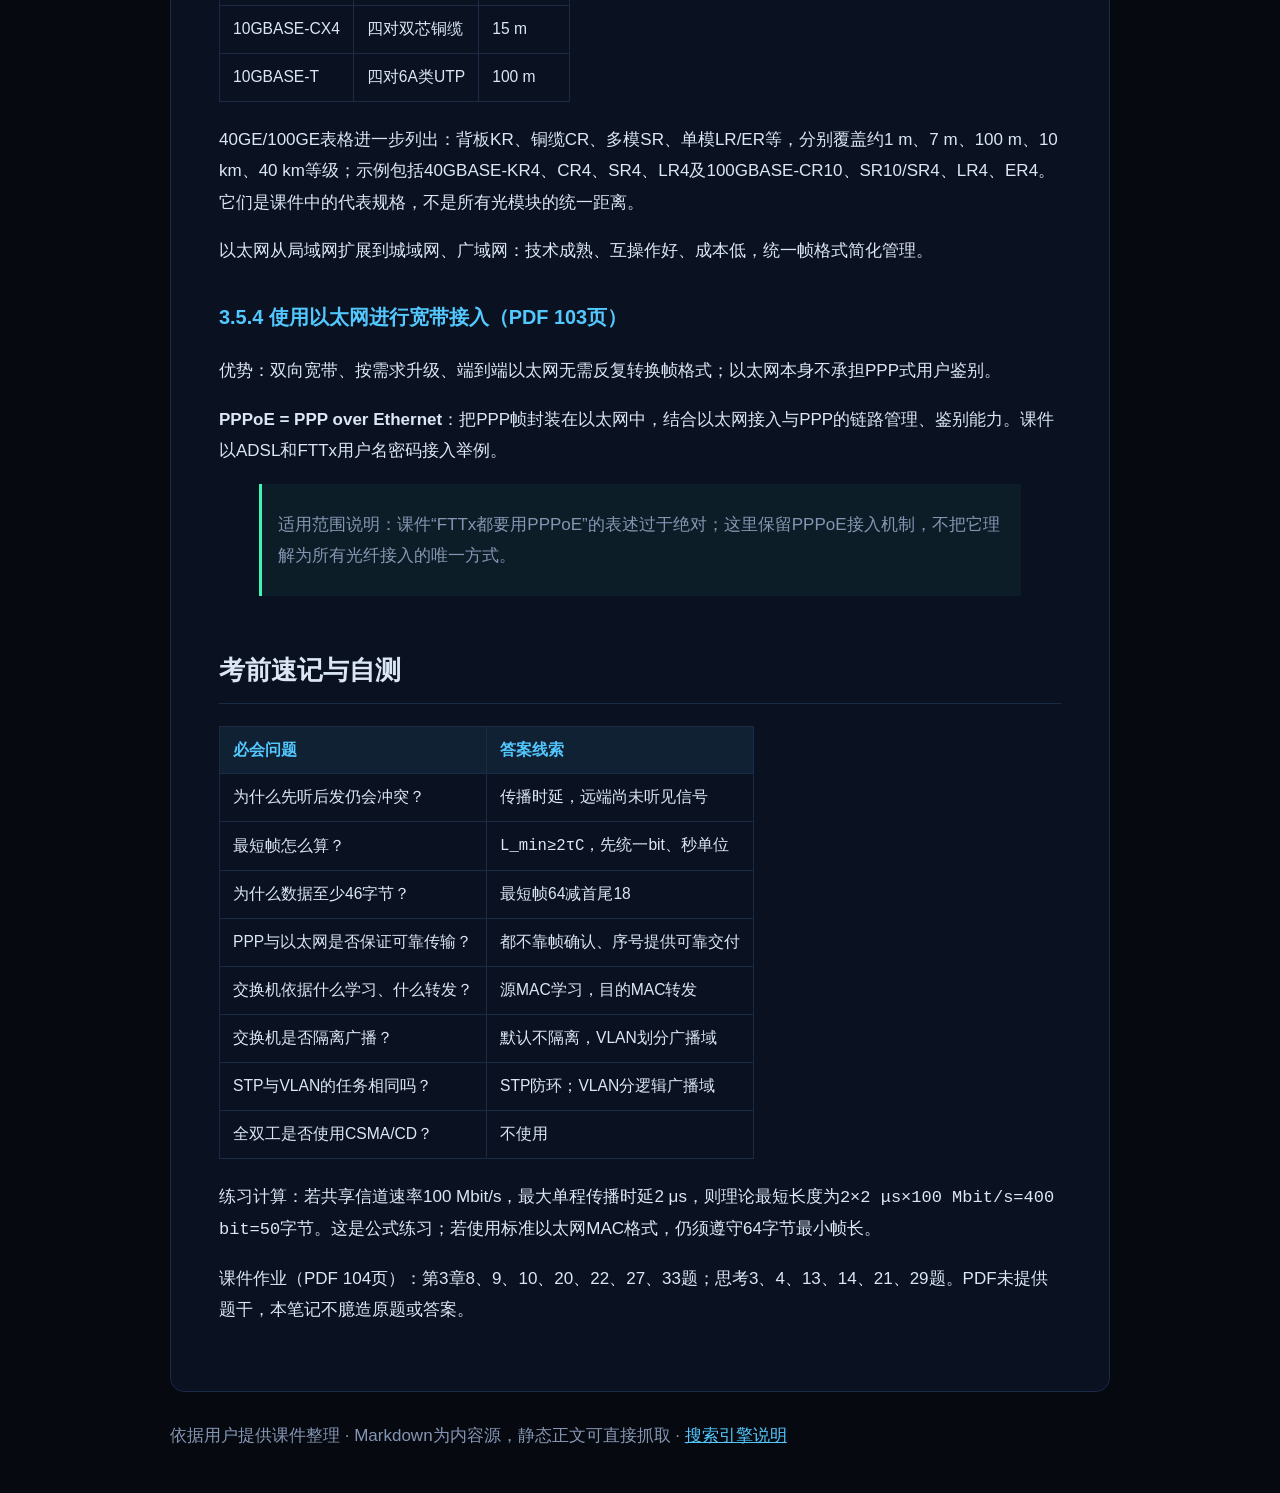
<file: docs/network/03-data-link-layer.html>
<!doctype html>
<html lang="zh-CN"><head><meta charset="utf-8"><meta name="viewport" content="width=device-width, initial-scale=1"><title>第3章 数据链路层 · 计算机网络复习笔记</title><meta name="description" content="计算机网络第3章中文复习笔记：帧、CRC、PPP、CSMA/CD、MAC地址、以太网交换机、VLAN与高速以太网。"><meta name="robots" content="index,follow"><link rel="canonical" href="https://tangxiinrui1119.github.io/AI-Windows-Security-Assistant/network/03-data-link-layer.html"><link rel="sitemap" type="application/xml" href="../sitemap.xml"><style>
:root{--bg:#06090f;--panel:#0a1120;--panel2:#0d1626;--border:#1b2a45;--text:#dbe7f5;--dim:#8596b3;--cyan:#53c8ff;--green:#3df5b0}
body{margin:0;background:radial-gradient(ellipse at 50% 0,rgba(83,200,255,.12),transparent 65%),var(--bg);color:var(--text);font:17px/1.85 -apple-system,"PingFang SC","Microsoft YaHei","Segoe UI",sans-serif;min-height:100vh}
main{max-width:940px;margin:auto;padding:28px 24px 70px}
article{background:var(--panel);border:1px solid var(--border);border-radius:14px;padding:clamp(18px,4vw,48px)}
a{color:var(--cyan)}a:hover{color:var(--green)}
nav{display:flex;flex-wrap:wrap;gap:12px 18px;margin-bottom:24px}
h1{font-size:clamp(24px,4.5vw,36px);line-height:1.3;background:linear-gradient(92deg,#53c8ff,#3df5b0,#9d7bff);background-clip:text;color:transparent}
h2{margin-top:2em;border-bottom:1px solid var(--border);padding-bottom:8px}h3{margin-top:1.6em;color:var(--cyan)}
table{display:block;overflow:auto;border-collapse:collapse;max-width:100%;margin:22px 0;font-size:.92em}
td,th{border:1px solid var(--border);padding:9px 13px;text-align:left}th{background:rgba(83,200,255,.09);color:var(--cyan)}
pre{overflow:auto;padding:18px;background:var(--panel2);border:1px solid var(--border);border-radius:12px}
code{font-family:"Cascadia Code",Consolas,monospace;overflow-wrap:anywhere}
blockquote{border-left:3px solid var(--green);padding:8px 16px;background:rgba(61,245,176,.05);color:var(--dim)}
.search{display:flex;gap:8px;margin:18px 0}
input,button{padding:8px 12px;font:inherit;color:inherit;background:var(--panel);border:1px solid var(--border);border-radius:8px}
input{min-width:0;flex:1}button{color:var(--green);cursor:pointer}
footer{margin-top:28px;color:var(--dim)}li{margin:5px 0}
@media(max-width:600px){main{padding:16px 10px}body{font-size:16px}}
</style></head><body><main><nav><a href="../index.html">网站首页</a><a href="index.html">网络课程目录</a><a href="../reader.html?f=notes/courses/README.md">课内学习</a><a href="../search.html">知识点搜索</a></nav><form class="search" action="../search.html" role="search"><input type="search" name="q" aria-label="搜索笔记与项目" placeholder="搜索知识点"><button>搜索</button></form><article><nav aria-label="章节目录"><a href="#section-1">一、知识地图</a><a href="#section-2">3.1 使用点对点信道的数据链路层</a><a href="#section-8">3.2 点对点协议 PPP</a><a href="#section-12">3.3 使用广播信道的数据链路层</a><a href="#section-20">3.4 扩展的以太网</a><a href="#section-25">3.5 高速以太网</a><a href="#section-30">考前速记与自测</a></nav><h1 id="section-0">第3章 数据链路层</h1>
<blockquote>
<p>整理日期：2026-10-22。依据用户上传的《计算机网络-第3章-数据链路层.pdf》（谢希仁《计算机网络》第8版课件，104页）。合并重复动画与图示，保留原章节编号；页码均指 PDF 页码。补充说明和勘误单独标注。</p>
<p>关联：<a href="index.html">网络课程目录</a> · <a href="../reader.html?f=notes%2Fnetwork%2F02-physical-layer.md">上一章：物理层</a> · <a href="04-network-layer.html">下一章：网络层</a>。关联项目：为安全助手理解网卡、MAC、局域网和网络连接提供基础；本次仅整理课程笔记，无新增项目实验。</p>
</blockquote>
<h2 id="section-1">一、知识地图</h2>
<pre><code>数据链路层
↓
任务：在相邻结点之间传送帧
├─ 链路：相邻结点间的物理线路
├─ 数据链路：链路 + 协议的硬件与软件
└─ 帧：首部 + 数据 + 尾部
↓
⭐ 3.1 三个基本问题
├─ 封装成帧
│   ├─ 帧定界
│   └─ MTU：数据部分的长度上限
├─ 透明传输
│   └─ 字节填充：避免把数据误认成控制字符
└─ ⭐ 差错检测
    ├─ CRC：模2除法 → 求余数 → 添加冗余码
    ├─ FCS：帧检验序列
    └─ 检错通过 ≠ 可靠传输
↓
3.2 点对点协议 PPP
├─ 三部分
│   ├─ 封装方法
│   ├─ LCP：建立、配置和测试链路
│   └─ NCP：协商网络层配置
├─ ⭐ 帧格式与透明传输
│   ├─ 标志字段：0x7E
│   ├─ 异步传输：字符填充
│   └─ 同步传输：连续5个1后填0
└─ 工作状态：建立 → 鉴别 → 配置 → 打开 → 终止
↓
⭐ 3.3 广播信道与以太网
├─ 局域网：共享媒体，需要协调发送
├─ ⭐ CSMA/CD
│   ├─ 先监听 → 边发边检测 → 碰撞后退避
│   ├─ 争用期：2τ
│   ├─ 最短帧：L_min ≥ 2τC
│   └─ 截断二进制指数退避
├─ 集线器：物理星形，逻辑共享总线
├─ 信道利用率：a = τ/T₀，理想上限1/(1+a)
└─ ⭐ MAC地址与MAC帧
    ├─ 地址：48位，区分单播 / 多播 / 广播
    ├─ MAC帧：64～1518字节
    └─ 数据：46～1500字节，FCS：4字节
↓
⭐ 3.4 扩展的以太网
├─ 集线器扩展：扩大同一个碰撞域
├─ ⭐ 交换机
│   ├─ 学源MAC → 查目的MAC → 转发或过滤
│   ├─ 未知目的：泛洪；表项会老化
│   └─ 各端口隔离碰撞域，默认不隔离广播域
├─ STP：逻辑阻断冗余链路，消除环路
└─ ⭐ VLAN
    ├─ 逻辑分组 → 划分广播域
    └─ 802.1Q：插入4字节标记
↓
3.5 高速以太网与宽带接入
├─ 100BASE-T：100 Mbit/s
├─ 吉比特以太网：1 Gbit/s
│   └─ 半双工：载波延伸、分组突发
├─ 10GE及更快以太网：沿用MAC帧结构
├─ ⭐ 全双工：不使用CSMA/CD
└─ PPPoE：在以太网上封装PPP
</code></pre>
<blockquote>
<p><strong>⭐ 本章重点（复习建议）</strong></p>
<p><strong>CRC计算与FCS；PPP帧格式、字节/比特填充；CSMA/CD争用期、最短帧与退避；MAC地址及帧长；交换机自学习；碰撞域与广播域；VLAN与802.1Q。</strong></p>
<p>先理解“发送时延和传播时延不同”，再做最短帧计算。⭐用于标记复习优先级，不代表教师明确划定的考试范围。</p>
</blockquote>
<h2 id="section-2">3.1 使用点对点信道的数据链路层</h2>
<h3 id="section-3">3.1.1 数据链路和帧（PDF 2–8页）</h3>
<p>数据链路层位于网络层与物理层之间。主机、路由器、交换机都需要相应的链路层功能：主机处理完整协议栈，路由器逐跳处理到网络层，普通二层交换机处理到数据链路层。一条端到端路径可能经过多种链路，每段可以使用不同协议。</p>
<table>
<thead>
<tr>
<th>概念</th>
<th>含义</th>
<th>注意</th>
</tr>
</thead>
<tbody><tr>
<td>链路 link</td>
<td>相邻结点之间的一段物理线路，中间没有其他交换结点</td>
<td>只是整条通信路径的一部分</td>
</tr>
<tr>
<td>数据链路 data link</td>
<td>链路加上控制传输所需的协议硬件、软件</td>
<td>常由适配器实现</td>
</tr>
<tr>
<td>帧 frame</td>
<td>数据链路层的协议数据单元</td>
<td>网络层的 IP 数据报被装入帧中</td>
</tr>
<tr>
<td>适配器 / NIC / 网卡</td>
<td>计算机连接网络的接口设备</td>
<td>通常包含物理层和链路层功能</td>
</tr>
</tbody></table>
<p>发送端把 IP 数据报封装成帧，物理层把帧变成比特流；接收端检查帧并取出数据报。所谓两个对等链路层之间的“数字管道”，是隐藏物理传输细节后的抽象。</p>
<p>两种信道：<strong>点对点信道</strong>是一对一；<strong>广播信道</strong>是一对多共享媒体，必须协调各站的发送。</p>
<h3 id="section-4">3.1.2 三个基本问题（PDF 9–22页）</h3>
<h4 id="section-5">一、封装成帧</h4>
<p><code>帧 = 首部 + 数据部分 + 尾部</code>。首尾包含帧定界信息及协议控制信息。最大传送单元 <strong>MTU</strong> 限制的是<strong>帧的数据部分</strong>，不是整个帧长。</p>
<p>课件用 ASCII 控制字符举例：SOH 表示首部开始，EOT 表示传输结束；定界不完整的帧应丢弃。具体协议有自己的定界方式，不能把 SOH/EOT 当作所有帧通用格式。</p>
<h4 id="section-6">二、透明传输</h4>
<p>数据中若恰好出现与定界符相同的代码，接收端不能把它当成边界。透明传输要求协议允许任意数据内容通过，用户无需避开某些字符。</p>
<p><strong>字节填充</strong>：发送端在数据中的 SOH、EOT 前插入 ESC；数据本身的 ESC 也需要再加一个 ESC。接收端删除所插入的转义字符，还原原始数据。</p>
<p>示意：原始数据 <code>SOH ESC EOT</code>，转义后为 <code>ESC SOH ESC ESC ESC EOT</code>，外面另加真正的帧定界符。</p>
<blockquote>
<p>理解补充：透明性解决“内容会不会被误认为控制信息”；它本身不保证传输中不会发生比特差错。</p>
</blockquote>
<h4 id="section-7">三、差错检测与 CRC</h4>
<p>传输可能使 0 变 1 或 1 变 0。误码率：<code>BER = 错误比特数 / 传输比特总数</code>，与信噪比有关。课件主要介绍循环冗余检验 <strong>CRC</strong>。</p>
<p>设数据 M 有 k 位，生成多项式对应的除数 P 有 n+1 位：</p>
<ol>
<li>在 M 后补 n 个 0，得到 <code>M × 2^n</code>。</li>
<li>对 P 作模2除法，取 n 位余数 R（不足 n 位补前导0）。</li>
<li>发送 <code>T = M × 2^n ⊕ R</code>，即 M 后拼接 R。</li>
<li>接收端用相同 P 除收到的 T：余数非0则检出差错；为0则通过该项检查。</li>
</ol>
<p><strong>模2运算</strong>：加减都是逐位异或，不进位、不借位。如 <code>0101 ⊕ 0011 = 0110</code>；模2乘法的部分积也用异或累加，如 <code>1011 × 101 = 100111</code>。</p>
<p>课件例：<code>M=101001，k=6，P=1101，n=3</code>。</p>
<pre><code class="language-text">补零：101001000
模2除以1101：商110101，余数001
发送：101001001
接收端用1101检验该发送串，余数为000
</code></pre>
<p><code>P=1101</code> 对应 <code>P(x)=x^3+x^2+1</code>。课件列出的常用多项式：</p>
<ul>
<li>CRC-16：<code>x^16 + x^15 + x^2 + 1</code>。</li>
<li>CRC-CCITT：<code>x^16 + x^12 + x^5 + 1</code>。</li>
<li>CRC-32：<code>x^32+x^26+x^23+x^22+x^16+x^12+x^11+x^10+x^8+x^7+x^5+x^4+x^2+x+1</code>。</li>
</ul>
<table>
<thead>
<tr>
<th>易混概念</th>
<th>正确区分</th>
</tr>
</thead>
<tbody><tr>
<td>CRC 与 FCS</td>
<td>CRC 是检错方法；FCS 是帧检验序列字段，CRC 是产生它的方法之一</td>
</tr>
<tr>
<td>检错与纠错</td>
<td>CRC 能发现大量差错，不能指出具体哪位错，也不自动修正</td>
</tr>
<tr>
<td>检验通过与绝对无错</td>
<td>仍可能漏检；“无差错接受”是概率极高的判断</td>
</tr>
<tr>
<td>无比特差错与可靠传输</td>
<td>帧还可能丢失、重复、失序；可靠传输需序号、确认、重传等机制</td>
</tr>
</tbody></table>
<h2 id="section-8">3.2 点对点协议 PPP</h2>
<h3 id="section-9">3.2.1 PPP 协议的特点（PDF 23–26页）</h3>
<p>PPP（Point-to-Point Protocol）用于点对点链路，课件以用户接入 ISP 为例。设计首要要求是<strong>简单</strong>。</p>
<p>应满足：封装成帧、透明传输、支持多种网络层协议和多种链路、差错检测、检测连接状态、规定 MTU、网络层地址协商、数据压缩协商。</p>
<p>课件所列不需要的功能：纠错、流量控制、帧序号、多点线路支持，以及单工/半双工链路支持。PPP 检出坏帧后丢弃，不提供基于帧序号和确认的可靠交付。</p>
<p>三部分组成：</p>
<table>
<thead>
<tr>
<th>组成</th>
<th>作用</th>
</tr>
</thead>
<tbody><tr>
<td>封装方法</td>
<td>把 IP 数据报等封装到串行链路</td>
</tr>
<tr>
<td>LCP：链路控制协议</td>
<td>建立、配置、测试、终止数据链路</td>
</tr>
<tr>
<td>NCP：网络控制协议族</td>
<td>为不同网络层协议分别协商配置；不是仅一个协议</td>
</tr>
</tbody></table>
<h3 id="section-10">3.2.2 PPP 协议的帧格式（PDF 27–30页）</h3>
<p>课件基本格式如下（不讨论协商压缩）：</p>
<table>
<thead>
<tr>
<th>字段</th>
<th>长度</th>
<th>值或作用</th>
</tr>
</thead>
<tbody><tr>
<td>F</td>
<td>1字节</td>
<td>0x7E，即01111110，帧标志</td>
</tr>
<tr>
<td>A</td>
<td>1字节</td>
<td>0xFF，点对点场景不承担普通目的寻址作用</td>
</tr>
<tr>
<td>C</td>
<td>1字节</td>
<td>0x03</td>
</tr>
<tr>
<td>协议</td>
<td>2字节</td>
<td>0x0021：IPv4；0x8021：IP控制协议；0xC021：LCP</td>
</tr>
<tr>
<td>信息</td>
<td>默认不超过1500字节</td>
<td>网络层数据或控制信息</td>
</tr>
<tr>
<td>FCS</td>
<td>2字节</td>
<td>帧检验序列</td>
</tr>
<tr>
<td>F</td>
<td>1字节</td>
<td>0x7E</td>
</tr>
</tbody></table>
<p>PPP 是面向字节的协议，帧长是整数字节。实现透明传输的方法随链路传输方式变化：</p>
<table>
<thead>
<tr>
<th>方式</th>
<th>处理</th>
<th>课件示例</th>
</tr>
</thead>
<tbody><tr>
<td>异步传输</td>
<td>字符填充，以0x7D转义并改变后续字符</td>
<td>7E→7D 5E；7D→7D 5D；03→7D 23</td>
</tr>
<tr>
<td>同步传输，如SONET/SDH</td>
<td>零比特填充：内容中每遇连续5个1就插入0，接收端删除该0</td>
<td>01111110→011111010</td>
</tr>
</tbody></table>
<p>PPP 不使用序号、确认的理由：链路差错较少；链路可靠也不能确保整个 IP 网络可靠；FCS 足以承担此处的检错任务。</p>
<h3 id="section-11">3.2.3 PPP 协议的工作状态（PDF 31–32页）</h3>
<pre><code class="language-text">链路静止 → 物理连接建立 → 链路建立（LCP协商）
→ 鉴别（若需要） → 网络层协议配置（NCP） → 链路打开
→ 结束网络层配置 → 链路终止（LCP） → 物理连接释放 → 静止
</code></pre>
<p>配置或鉴别失败会走终止过程。课件拨号例中，NCP 配置临时 IP 地址，结束时释放；具体接入方式和地址分配策略由实现决定。</p>
<h2 id="section-12">3.3 使用广播信道的数据链路层</h2>
<h3 id="section-13">3.3.1 局域网的数据链路层（PDF 33–38页）</h3>
<p>局域网通常属于一个单位，地理范围和站点数有限；便于共享资源、扩展和调整，提高可用性。课件展示总线、环形、星形拓扑及相应传输媒体。</p>
<p>共享媒体的协调方法：</p>
<ul>
<li>静态划分：频分、时分、波分、码分复用。</li>
<li>动态接入：随机接入（可能碰撞）与受控接入（令牌、轮询等）。</li>
</ul>
<p>以太网两项历史标准：DIX Ethernet V2（1982）和 IEEE 802.3（1983）。两者相近但并非完全相同。IEEE 将链路层分为 <strong>LLC（逻辑链路控制）</strong> 与 <strong>MAC（媒体接入控制）</strong>；MAC 处理媒体接入，LLC 与具体媒体无关。课件以常用 Ethernet V2 为主，通常不再展开 LLC。</p>
<p>网卡负责串并行转换、缓存、配合设备驱动、实现以太网协议。IP 地址属于网络层配置，MAC 标识链路接口。</p>
<h3 id="section-14">3.3.2 CSMA/CD 协议（PDF 39–53页）</h3>
<p>早期以太网共享一根总线，信号可被所有站听到，靠目的 MAC 地址选择接收者。多个站同时发送会碰撞。其交付方式是无连接、尽最大努力：不编号、不要求确认，坏帧丢弃，高层决定是否重传。</p>
<p>课件还介绍传统10 Mbit/s以太网的曼彻斯特编码：便于提取同步信息，代价是需要更高的频带宽度；不能推广为所有高速以太网均使用该编码。</p>
<p><strong>CSMA/CD = 载波监听多点接入 / 碰撞检测</strong>：</p>
<ol>
<li>发送前监听；忙则等待。</li>
<li>满足空闲间隔后发送，同时继续检测碰撞。</li>
<li>遇碰撞立即停止发送数据，并发送人为干扰信号，使相关站知道碰撞。</li>
<li>用截断二进制指数退避算法等待随机时间，之后重新监听、重试。</li>
</ol>
<p><strong>先听后发仍会碰撞</strong>：信号传播有时延，远端可能尚未听见发送信号便开始发送。设最大单程端到端传播时延为 τ，最迟约 <code>2τ</code> 才能知道是否碰撞，这个窗口称为<strong>争用期 / 碰撞窗口</strong>。</p>
<table>
<thead>
<tr>
<th>量</th>
<th>公式</th>
<th>决定因素</th>
</tr>
</thead>
<tbody><tr>
<td>发送时延 T₀</td>
<td><code>L/C</code></td>
<td>帧长L、发送速率C</td>
</tr>
<tr>
<td>单程传播时延 τ</td>
<td><code>d/v</code></td>
<td>距离d、媒体传播速度v</td>
</tr>
<tr>
<td>争用期</td>
<td><code>2τ</code></td>
<td>最大往返传播时延</td>
</tr>
<tr>
<td>检出碰撞所需最短发送长度</td>
<td><code>L_min ≥ 2τC</code></td>
<td>发送尚未结束时必须能听到碰撞</td>
</tr>
</tbody></table>
<p>10 Mbit/s传统以太网的争用期为 <strong>512 bit时间 = 51.2 μs</strong>，对应 <strong>64字节最短有效MAC帧</strong>。帧若过短，发送者可能发完后才听到碰撞。帧间最小间隔为 <strong>96 bit时间 = 9.6 μs</strong>。</p>
<p>课件推算：若传播速率 <code>v≈2×10^8 m/s</code>，τ=25.6 μs，则仅按传播时间估计距离约5.12 km。这是简化估计，不能据此认为任意实际以太网布线都支持5 km；设备、线缆标准还有额外限制。</p>
<p>截断二进制指数退避：设重传次数为 i，<code>k=min(i,10)</code>；从 <code>0…2^k−1</code> 中随机取整数 r，退避时间 <code>r×2τ</code>。第1次为{0,1}，第2次为{0,1,2,3}。课件规定重传达16次仍失败则放弃并向高层报告。</p>
<p><strong>使用CSMA/CD的共享以太网只能半双工</strong>；现代交换式全双工链路没有共享媒体碰撞，不使用CSMA/CD。</p>
<h3 id="section-15">3.3.3 使用集线器的星形拓扑（PDF 53–57页）</h3>
<p>10BASE-T：10表示10 Mbit/s，BASE表示基带，T表示双绞线。使用两对双绞线和RJ-45，课件给出的主机到集线器距离不超过100 m。</p>
<p>集线器是多接口转发器，工作在<strong>物理层</strong>。外观是星形，<strong>逻辑仍为共享总线</strong>，共享带宽和碰撞域，仍使用CSMA/CD。优点是便于增加站点、连接网段、隔离个别故障并显示运行情况。</p>
<h3 id="section-16">3.3.4 以太网的信道利用率（PDF 58–60页）</h3>
<p>碰撞与争用消耗信道，实际利用率达不到100%。设 <code>T₀=L/C</code>，<code>a=τ/T₀=τC/L</code>。a越小，传播延迟相对越小，利用率越高。</p>
<p>课件在无碰撞且总线空闲就立即调度发送的<strong>理想化模型</strong>下：</p>
<p><code>S_max = T₀/(T₀+τ) = 1/(1+a)</code>。</p>
<p>它不是实际CSMA/CD在任意负载下的通用吞吐公式。固定速率时应限制距离、避免帧过短。课件提到“利用率约30%已重载”，应理解为共享争用式以太网背景，不能套用到现代交换机端口。</p>
<h3 id="section-17">3.3.5 以太网的 MAC 层（PDF 61–70页）</h3>
<h4 id="section-18">一、MAC 地址</h4>
<p>常用MAC地址48位，即6字节。课件模型为：前24位组织唯一标识符OUI由IEEE分配，后24位由厂商分配。地址标识<strong>接口/适配器</strong>，并非主机的地理位置；多个网卡可以有多个MAC。</p>
<p>第一字节的最低位 I/G：0为单站，1为组地址。次低位 G/L（也常写U/L）：0为全球管理，1为本地管理。全48位为1，即 <code>FF:FF:FF:FF:FF:FF</code>，是广播目的地址。</p>
<p>网卡识别发往自己的单播、广播，以及配置接收的多播。广播和多播地址用于目的地址。混杂模式会接收接口所能听到的其他帧；它并不让交换机自动把所有端口的流量送来。</p>
<blockquote>
<p>补充：MAC可以采用本地管理或软件配置；“固化在ROM”描述的是课件中的传统硬件地址模型，不能推导出MAC永不可更改。</p>
</blockquote>
<h4 id="section-19">二、Ethernet V2 MAC 帧</h4>
<table>
<thead>
<tr>
<th>字段</th>
<th align="right">字节数</th>
<th>作用</th>
</tr>
</thead>
<tbody><tr>
<td>目的地址</td>
<td align="right">6</td>
<td>接收接口或组</td>
</tr>
<tr>
<td>源地址</td>
<td align="right">6</td>
<td>发送接口</td>
</tr>
<tr>
<td>类型</td>
<td align="right">2</td>
<td>指明数据部分的上层协议</td>
</tr>
<tr>
<td>数据及必要填充</td>
<td align="right">46–1500</td>
<td>不足46字节需填充；上限通常为MTU</td>
</tr>
<tr>
<td>FCS</td>
<td align="right">4</td>
<td>CRC检错</td>
</tr>
</tbody></table>
<p>MAC帧长度 <code>6+6+2+(46…1500)+4 = 64…1518字节</code>。物理层发送前还加7字节前同步码和1字节帧开始定界符；<strong>这8字节不计入上述MAC帧长</strong>。帧间间隔也不是帧字段。</p>
<p>无效帧包括：非整数字节、FCS检验失败、数据字段长度不合法。以太网丢弃无效帧，不负责确认重传。</p>
<p>V2的两字节字段表示类型；IEEE 802.3相应位置可表示长度，数据内包含LLC。课件用0x0600区分两者。</p>
<blockquote>
<p>精确边界补充：长度值为0…1500，类型值从1536（0x0600）起；1501…1535不是普通合法长度，不能简单把所有小于0x0600的值都当作有效长度。</p>
</blockquote>
<h2 id="section-20">3.4 扩展的以太网</h2>
<h3 id="section-21">3.4.1 在物理层扩展以太网（PDF 71–72页）</h3>
<p>可采用光纤与光纤调制解调器延伸链路，或级联集线器扩展覆盖。<strong>碰撞域</strong>是某站发送会与其他站发生碰撞的范围。</p>
<p>集线器把多个碰撞域合为更大的一个：覆盖扩大，但总吞吐量并未随站点数增加，碰撞风险上升，且不能直接用普通集线器互连不同速率的网段。扩展仍须满足时延和标准限制。</p>
<h3 id="section-22">3.4.2 在数据链路层扩展以太网（PDF 73–87页）</h3>
<p>网桥、交换机按目的MAC转发或过滤。交换机本质上是多端口网桥，通常用专用芯片转发，可同时连接多对端口，端口有缓存、可支持不同速率，常用全双工。</p>
<table>
<thead>
<tr>
<th>比较</th>
<th>集线器</th>
<th>二层交换机（未划分VLAN）</th>
</tr>
</thead>
<tbody><tr>
<td>工作层</td>
<td>物理层</td>
<td>数据链路层</td>
</tr>
<tr>
<td>转发依据</td>
<td>比特再生，不查MAC</td>
<td>目的MAC及交换表</td>
</tr>
<tr>
<td>带宽</td>
<td>N个用户共享B，平均约B/N</td>
<td>课件理想模型每端口独享B，总容量约N×B</td>
</tr>
<tr>
<td>碰撞域</td>
<td>所有端口属于同一碰撞域</td>
<td>每端口隔离；全双工连接不发生碰撞</td>
</tr>
<tr>
<td>广播域</td>
<td>不隔离</td>
<td>默认也不隔离</td>
</tr>
</tbody></table>
<p>上表N×B是课件的端口容量模型，实际吞吐还受交换容量、端口竞争等约束。</p>
<p>交换方式：<strong>存储转发</strong>先收完整帧，可检错、缓存及速率匹配；<strong>直通交换</strong>收到目的MAC就开始转发，延迟小，但可能传播坏帧。</p>
<h4 id="section-23">自学习：学源地址，查目的地址</h4>
<ol>
<li>收到帧，记录或更新 <code>(源MAC，进入端口，有效时间)</code>。</li>
<li>查目的MAC：已知且对应另一端口，仅从该端口转发。</li>
<li>未知目的地址，向除进入端口之外的相关端口泛洪。</li>
<li>若目的地址仍在进入端口方向，过滤该帧。</li>
<li>老化删除过期项目，适应主机移动、更换网卡等情况。</li>
</ol>
<p>课件例：A从端口1发给未知的B，先学 <code>A→1</code> 再泛洪；B从端口3回答，学 <code>B→3</code>，并将回答单独转发到端口1。只有作为<strong>源地址出现</strong>才会被学习，不能因泛洪到B就认为已学到B。</p>
<p>双交换机例（PDF 80–81页）：S1端口1接A、端口2接C；S2端口1接E；二者端口5互连。依次A→B、C→E、E→A后：S1学到A→1、C→2、E→5；S2学到A→5、C→5、E→1。</p>
<p>冗余链路可能形成环路，引发重复帧、地址学习混乱和广播风暴。**STP生成树协议（IEEE 802.1D）**在逻辑上阻断部分链路，保留无环树状转发结构，无须拆掉实际布线。</p>
<h3 id="section-24">3.4.3 虚拟局域网 VLAN（PDF 87–95页）</h3>
<p>广播域是一次广播能到达的设备范围。仅换成交换机仍可能广播过多、难以隔离部门、管理困难。<strong>VLAN</strong>是与物理位置无关、按共同需求组成的逻辑局域网组；它是一种服务，并非全新物理网络。</p>
<p>每个VLAN形成独立广播域。课件中B1属于VLAN2，其广播由B2、B3收到，不传播到VLAN1、VLAN3。优点：改善性能、管理、成本和安全隔离。</p>
<table>
<thead>
<tr>
<th>划分依据</th>
<th>特点</th>
<th>代价或限制</th>
</tr>
</thead>
<tbody><tr>
<td>交换机端口</td>
<td>最简单、最常用</td>
<td>移动到不同端口需调整配置</td>
</tr>
<tr>
<td>网卡MAC</td>
<td>设备移动时可保留分组</td>
<td>维护MAC列表，换网卡需更新</td>
</tr>
<tr>
<td>协议类型</td>
<td>按帧类型分组，如IP、IPX</td>
<td>按协议规则管理</td>
</tr>
<tr>
<td>IP子网</td>
<td>按源IP及子网归属分组</td>
<td>需相应识别能力</td>
</tr>
<tr>
<td>高层应用或服务</td>
<td>按更高层需求分组</td>
<td>取决于设备支持</td>
</tr>
</tbody></table>
<p><strong>802.1Q带标记帧</strong>：在源MAC后、原类型/长度字段前插入4字节标记：2字节标记类型0x8100，加2字节TCI。课件TCI分为3位优先级、1位CFI、12位VLAN ID。最大MAC帧由1518增至1522字节；课件图中最小数据部分可为42字节，对应整体最小帧长仍为64。</p>
<blockquote>
<p>数值补充：12位有4096种编码，常规可配置VID为1…4094；0和4095有特殊用途，因此“4096种编码”不等于4096个普通可用VLAN。CFI是课件沿用的字段名称，现代以太网语境常称DEI。</p>
</blockquote>
<h2 id="section-25">3.5 高速以太网</h2>
<h3 id="section-26">3.5.1 100BASE-T 以太网（PDF 96–97页）</h3>
<p>速率达到或超过100 Mbit/s称高速以太网。100BASE-T也叫快速以太网，IEEE 802.3u。保持以太网帧格式和64字节最小帧长；半双工使用CSMA/CD，全双工不使用。</p>
<p>从10提高到100 Mbit/s后，512 bit争用期由51.2变成5.12 μs；96 bit帧间隔由9.6变成0.96 μs。保持最短帧时，必须相应限制传播时延。</p>
<table>
<thead>
<tr>
<th>标准</th>
<th>课件媒体</th>
<th align="right">课件网段最大长度</th>
</tr>
</thead>
<tbody><tr>
<td>100BASE-TX</td>
<td>两对5类UTP或STP</td>
<td align="right">100 m</td>
</tr>
<tr>
<td>100BASE-T4</td>
<td>四对3类或5类UTP</td>
<td align="right">100 m</td>
</tr>
<tr>
<td>100BASE-FX</td>
<td>光纤链路</td>
<td align="right">2000 m</td>
</tr>
</tbody></table>
<p>上述是课件列举的规格；距离还要结合双工模式、光纤类型和具体标准条件理解。</p>
<h3 id="section-27">3.5.2 吉比特以太网（PDF 98–100页）</h3>
<p>1 Gbit/s，兼容以太网帧格式，可有半双工或全双工；半双工用CSMA/CD，全双工不用。</p>
<table>
<thead>
<tr>
<th>标准</th>
<th>媒体</th>
<th align="right">课件距离</th>
</tr>
</thead>
<tbody><tr>
<td>1000BASE-SX</td>
<td>多模光纤</td>
<td align="right">550 m</td>
</tr>
<tr>
<td>1000BASE-LX</td>
<td>单模/多模光纤，长距对应单模</td>
<td align="right">5000 m</td>
</tr>
<tr>
<td>1000BASE-CX</td>
<td>两对屏蔽铜缆</td>
<td align="right">25 m</td>
</tr>
<tr>
<td>1000BASE-T</td>
<td>四对5类UTP</td>
<td align="right">100 m</td>
</tr>
</tbody></table>
<p>半双工为了兼顾64字节最小帧和约100 m网段：</p>
<ul>
<li><strong>载波延伸</strong>：短帧后附特殊符号，使发送占用延伸到512字节时间（4096 bit时间）。MAC帧最小长度本身仍为64字节；延伸符号不是应用数据。</li>
<li><strong>分组突发</strong>：第一短帧延伸后，可连续发送若干短帧，只保留必要帧间隔；课件示意突发计时器以1500字节为基准，可略超出。</li>
<li>全双工不需要上述两种机制。</li>
</ul>
<h3 id="section-28">3.5.3 10吉比特以太网和更快的以太网（PDF 101–102页）</h3>
<p>10GE沿用以太网MAC帧结构和最小、最大帧长；<strong>只采用全双工</strong>，不使用CSMA/CD。课件先用早期光纤方案讲解，后表格也列出了铜缆方案，不能记成“10GE只能用光纤”。</p>
<table>
<thead>
<tr>
<th>标准</th>
<th>媒体</th>
<th align="right">课件距离</th>
</tr>
</thead>
<tbody><tr>
<td>10GBASE-SR</td>
<td>多模光纤</td>
<td align="right">300 m</td>
</tr>
<tr>
<td>10GBASE-LR</td>
<td>单模光纤</td>
<td align="right">10 km</td>
</tr>
<tr>
<td>10GBASE-ER</td>
<td>单模光纤</td>
<td align="right">40 km</td>
</tr>
<tr>
<td>10GBASE-CX4</td>
<td>四对双芯铜缆</td>
<td align="right">15 m</td>
</tr>
<tr>
<td>10GBASE-T</td>
<td>四对6A类UTP</td>
<td align="right">100 m</td>
</tr>
</tbody></table>
<p>40GE/100GE表格进一步列出：背板KR、铜缆CR、多模SR、单模LR/ER等，分别覆盖约1 m、7 m、100 m、10 km、40 km等级；示例包括40GBASE-KR4、CR4、SR4、LR4及100GBASE-CR10、SR10/SR4、LR4、ER4。它们是课件中的代表规格，不是所有光模块的统一距离。</p>
<p>以太网从局域网扩展到城域网、广域网：技术成熟、互操作好、成本低，统一帧格式简化管理。</p>
<h3 id="section-29">3.5.4 使用以太网进行宽带接入（PDF 103页）</h3>
<p>优势：双向宽带、按需求升级、端到端以太网无需反复转换帧格式；以太网本身不承担PPP式用户鉴别。</p>
<p><strong>PPPoE = PPP over Ethernet</strong>：把PPP帧封装在以太网中，结合以太网接入与PPP的链路管理、鉴别能力。课件以ADSL和FTTx用户名密码接入举例。</p>
<blockquote>
<p>适用范围说明：课件“FTTx都要用PPPoE”的表述过于绝对；这里保留PPPoE接入机制，不把它理解为所有光纤接入的唯一方式。</p>
</blockquote>
<h2 id="section-30">考前速记与自测</h2>
<table>
<thead>
<tr>
<th>必会问题</th>
<th>答案线索</th>
</tr>
</thead>
<tbody><tr>
<td>为什么先听后发仍会冲突？</td>
<td>传播时延，远端尚未听见信号</td>
</tr>
<tr>
<td>最短帧怎么算？</td>
<td><code>L_min≥2τC</code>，先统一bit、秒单位</td>
</tr>
<tr>
<td>为什么数据至少46字节？</td>
<td>最短帧64减首尾18</td>
</tr>
<tr>
<td>PPP与以太网是否保证可靠传输？</td>
<td>都不靠帧确认、序号提供可靠交付</td>
</tr>
<tr>
<td>交换机依据什么学习、什么转发？</td>
<td>源MAC学习，目的MAC转发</td>
</tr>
<tr>
<td>交换机是否隔离广播？</td>
<td>默认不隔离，VLAN划分广播域</td>
</tr>
<tr>
<td>STP与VLAN的任务相同吗？</td>
<td>STP防环；VLAN分逻辑广播域</td>
</tr>
<tr>
<td>全双工是否使用CSMA/CD？</td>
<td>不使用</td>
</tr>
</tbody></table>
<p>练习计算：若共享信道速率100 Mbit/s，最大单程传播时延2 μs，则理论最短长度为<code>2×2 μs×100 Mbit/s=400 bit=50字节</code>。这是公式练习；若使用标准以太网MAC格式，仍须遵守64字节最小帧长。</p>
<p>课件作业（PDF 104页）：第3章8、9、10、20、22、27、33题；思考3、4、13、14、21、29题。PDF未提供题干，本笔记不臆造原题或答案。</p>
</article><footer>依据用户提供课件整理 · Markdown为内容源，静态正文可直接抓取 · <a href="../SEARCH-ENGINES.md">搜索引擎说明</a></footer></main></body></html>
</file>
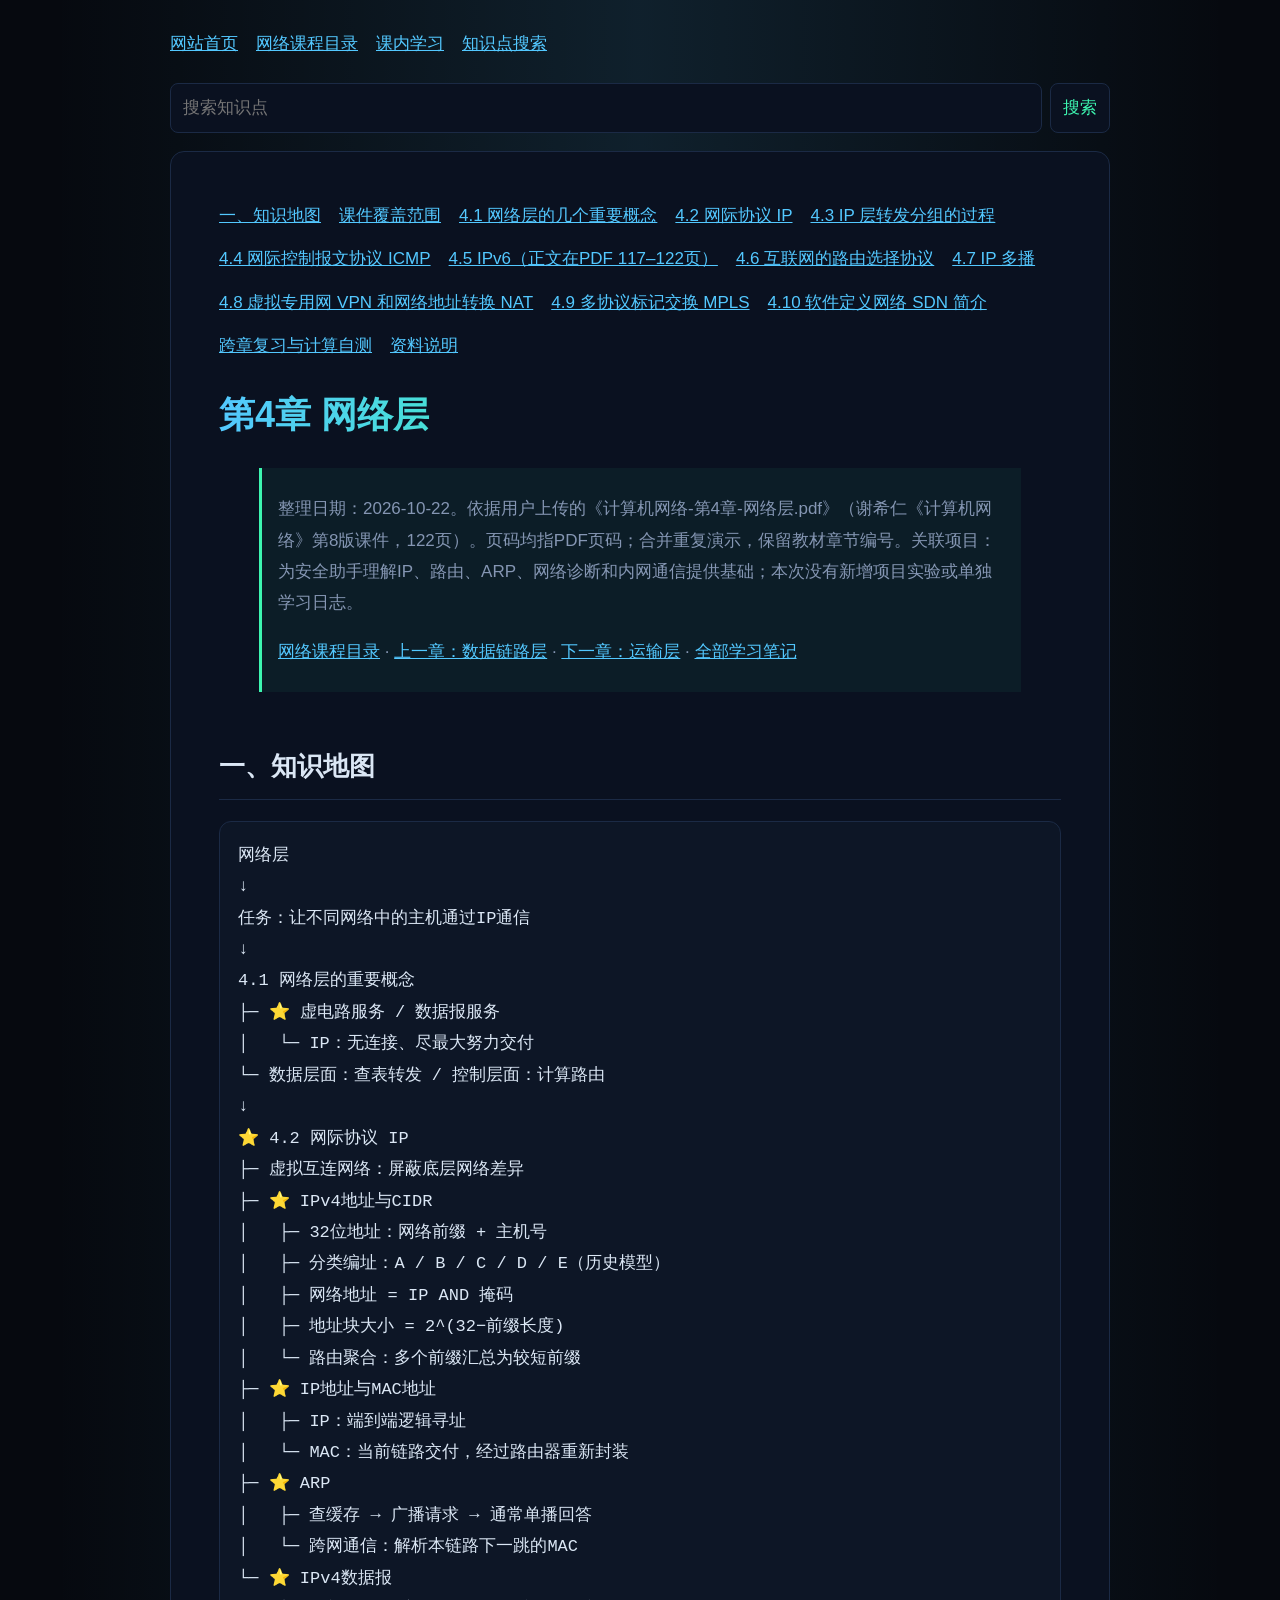
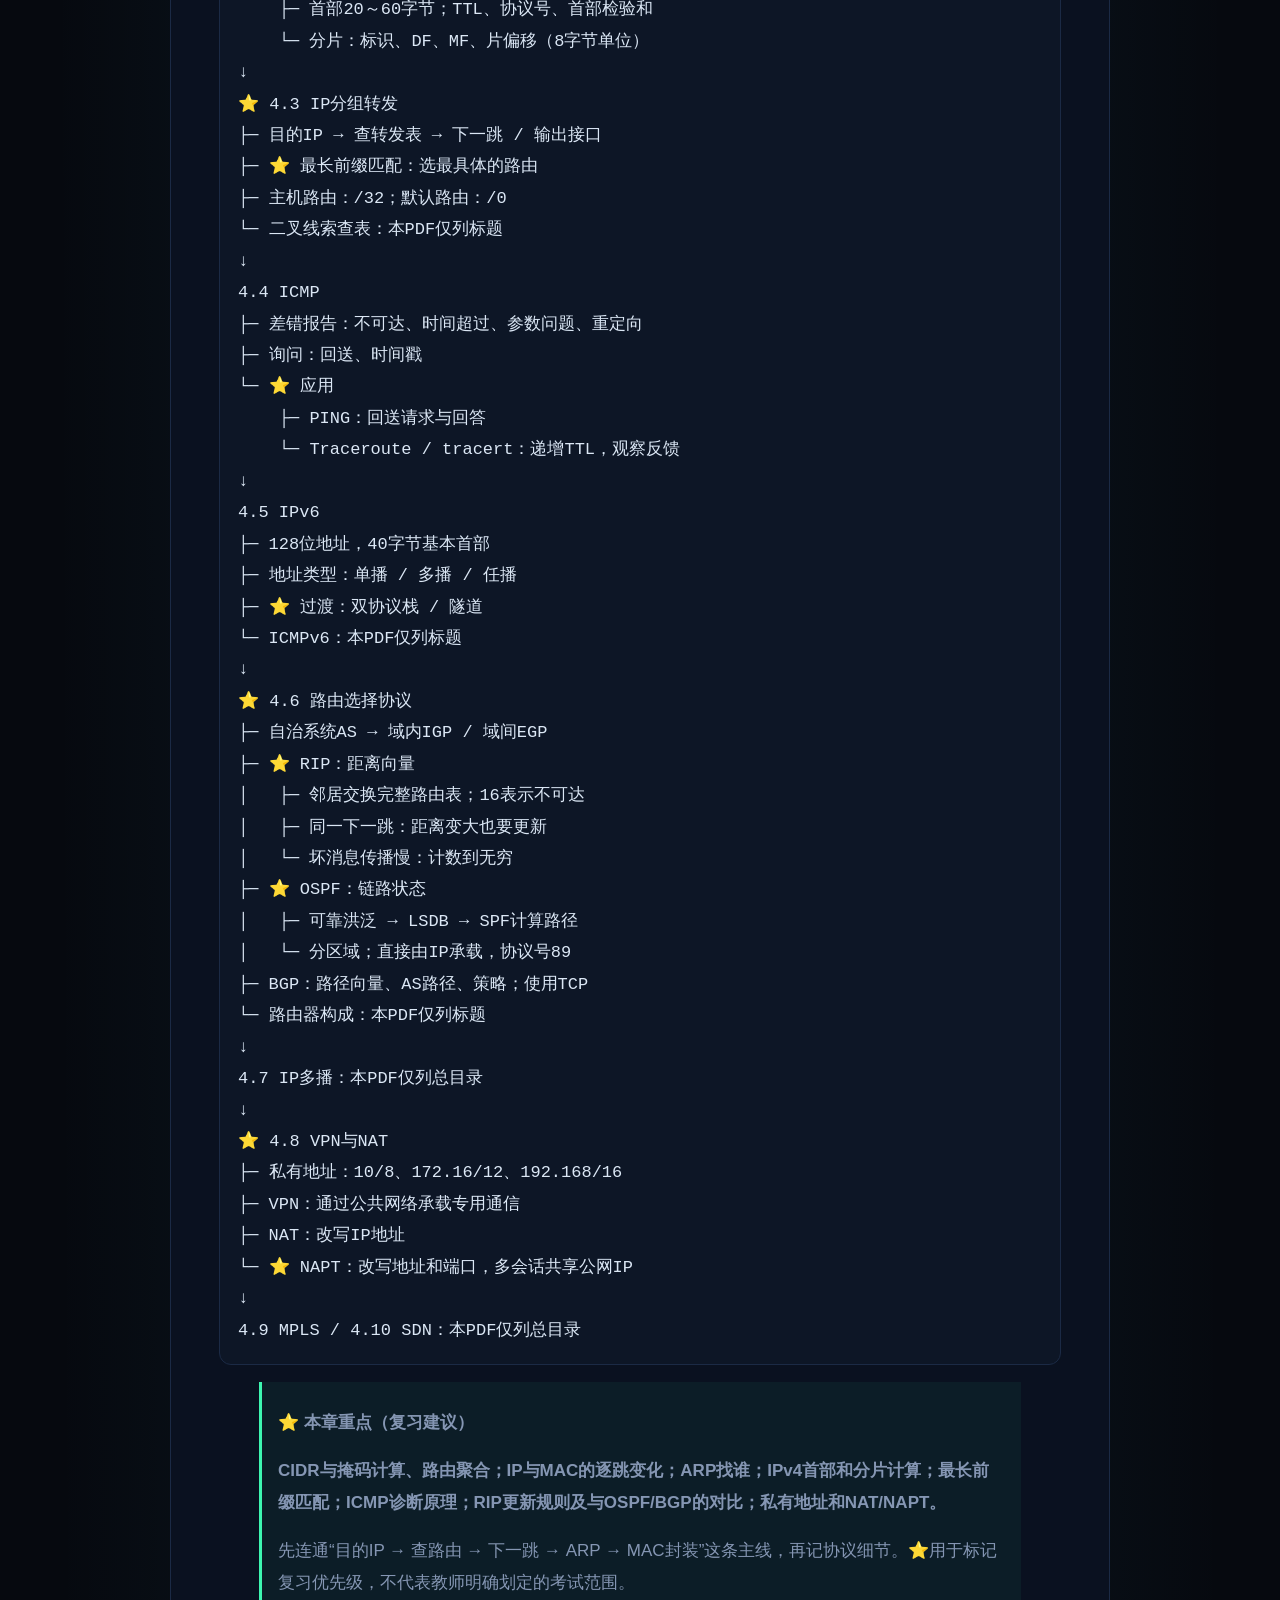
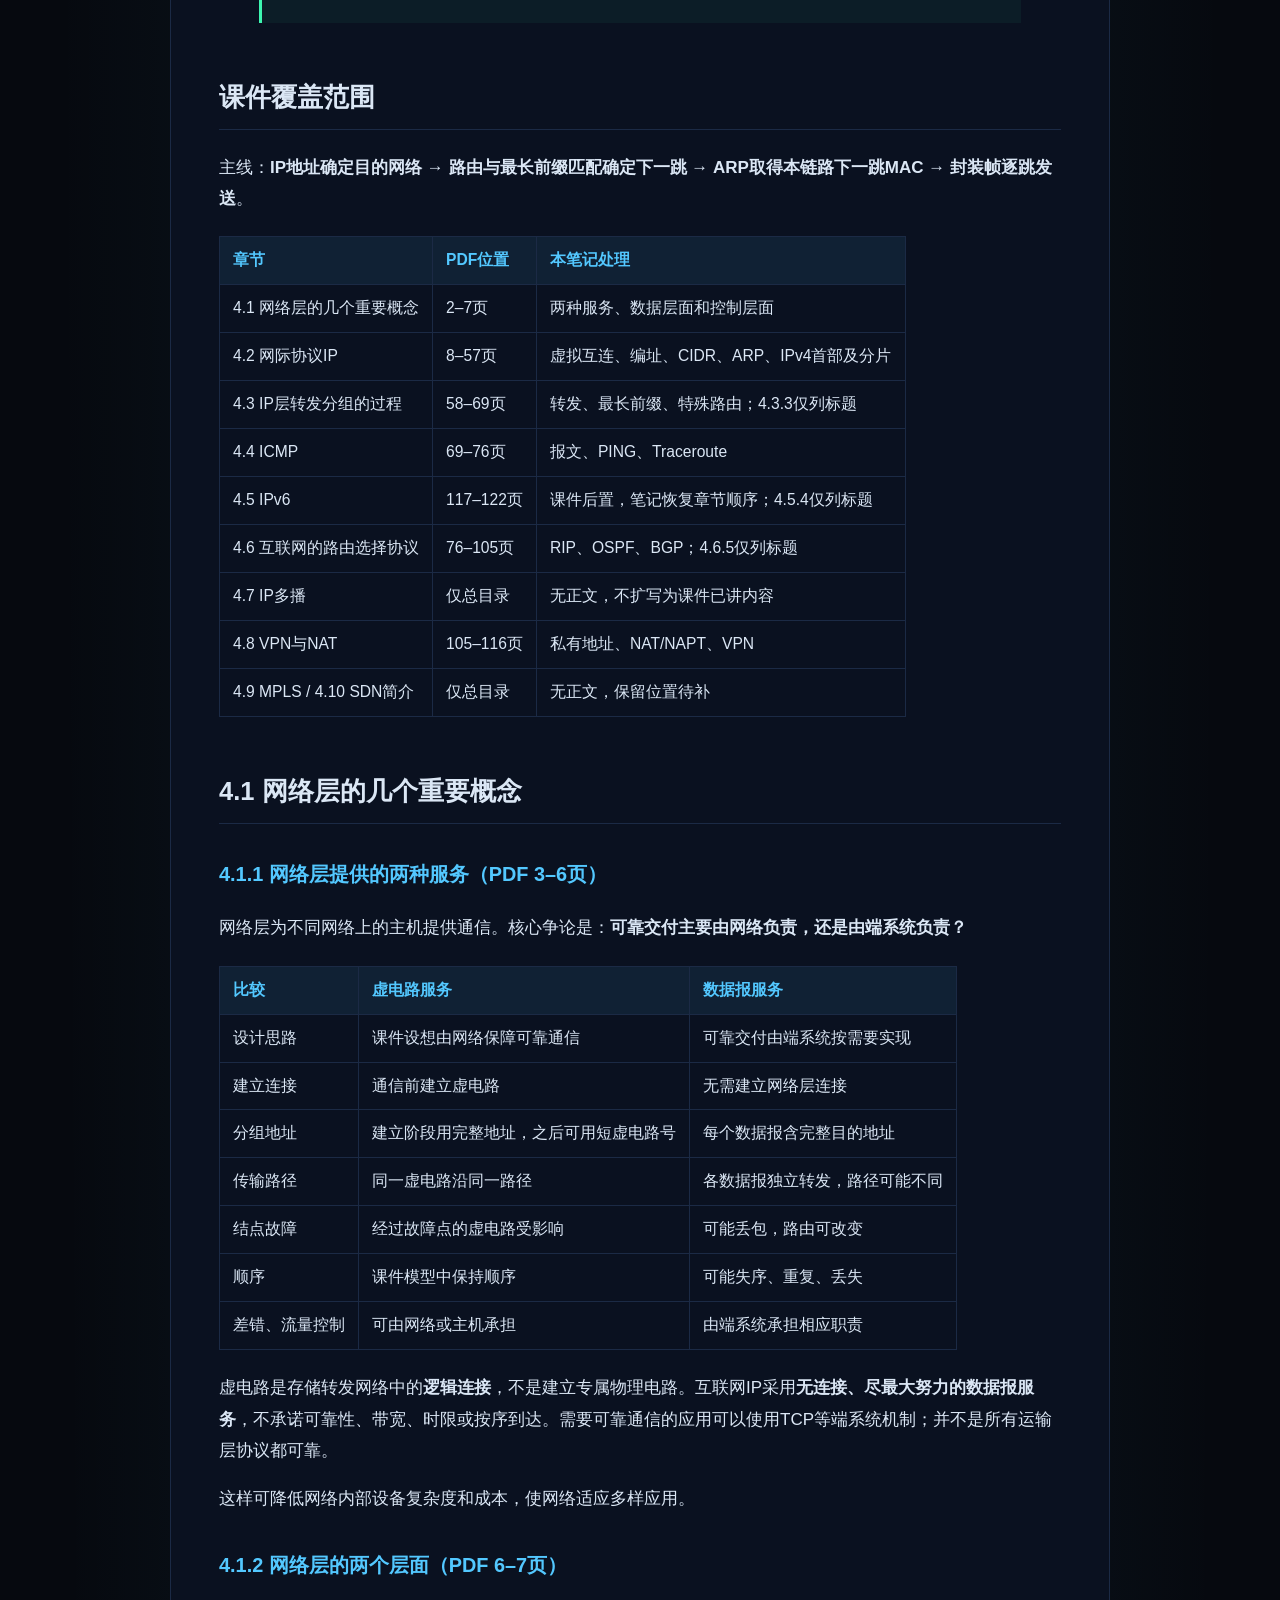
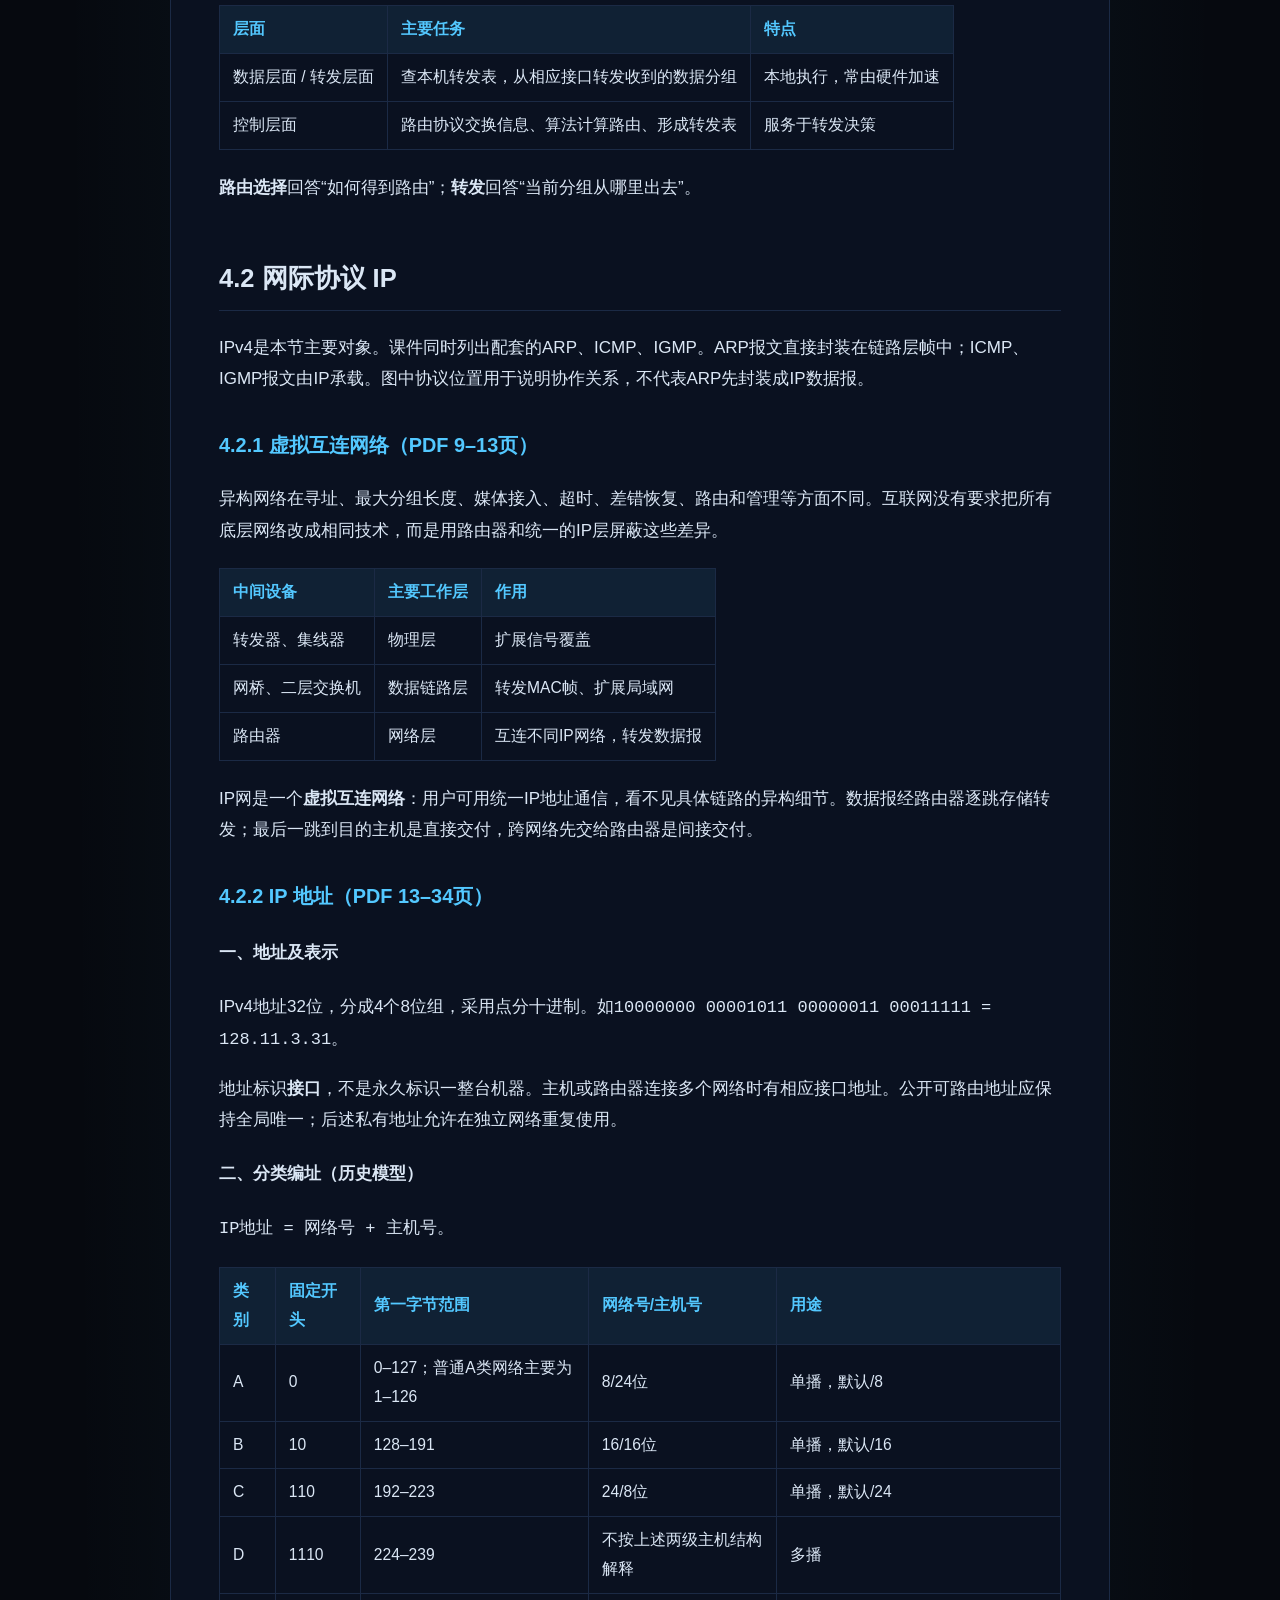
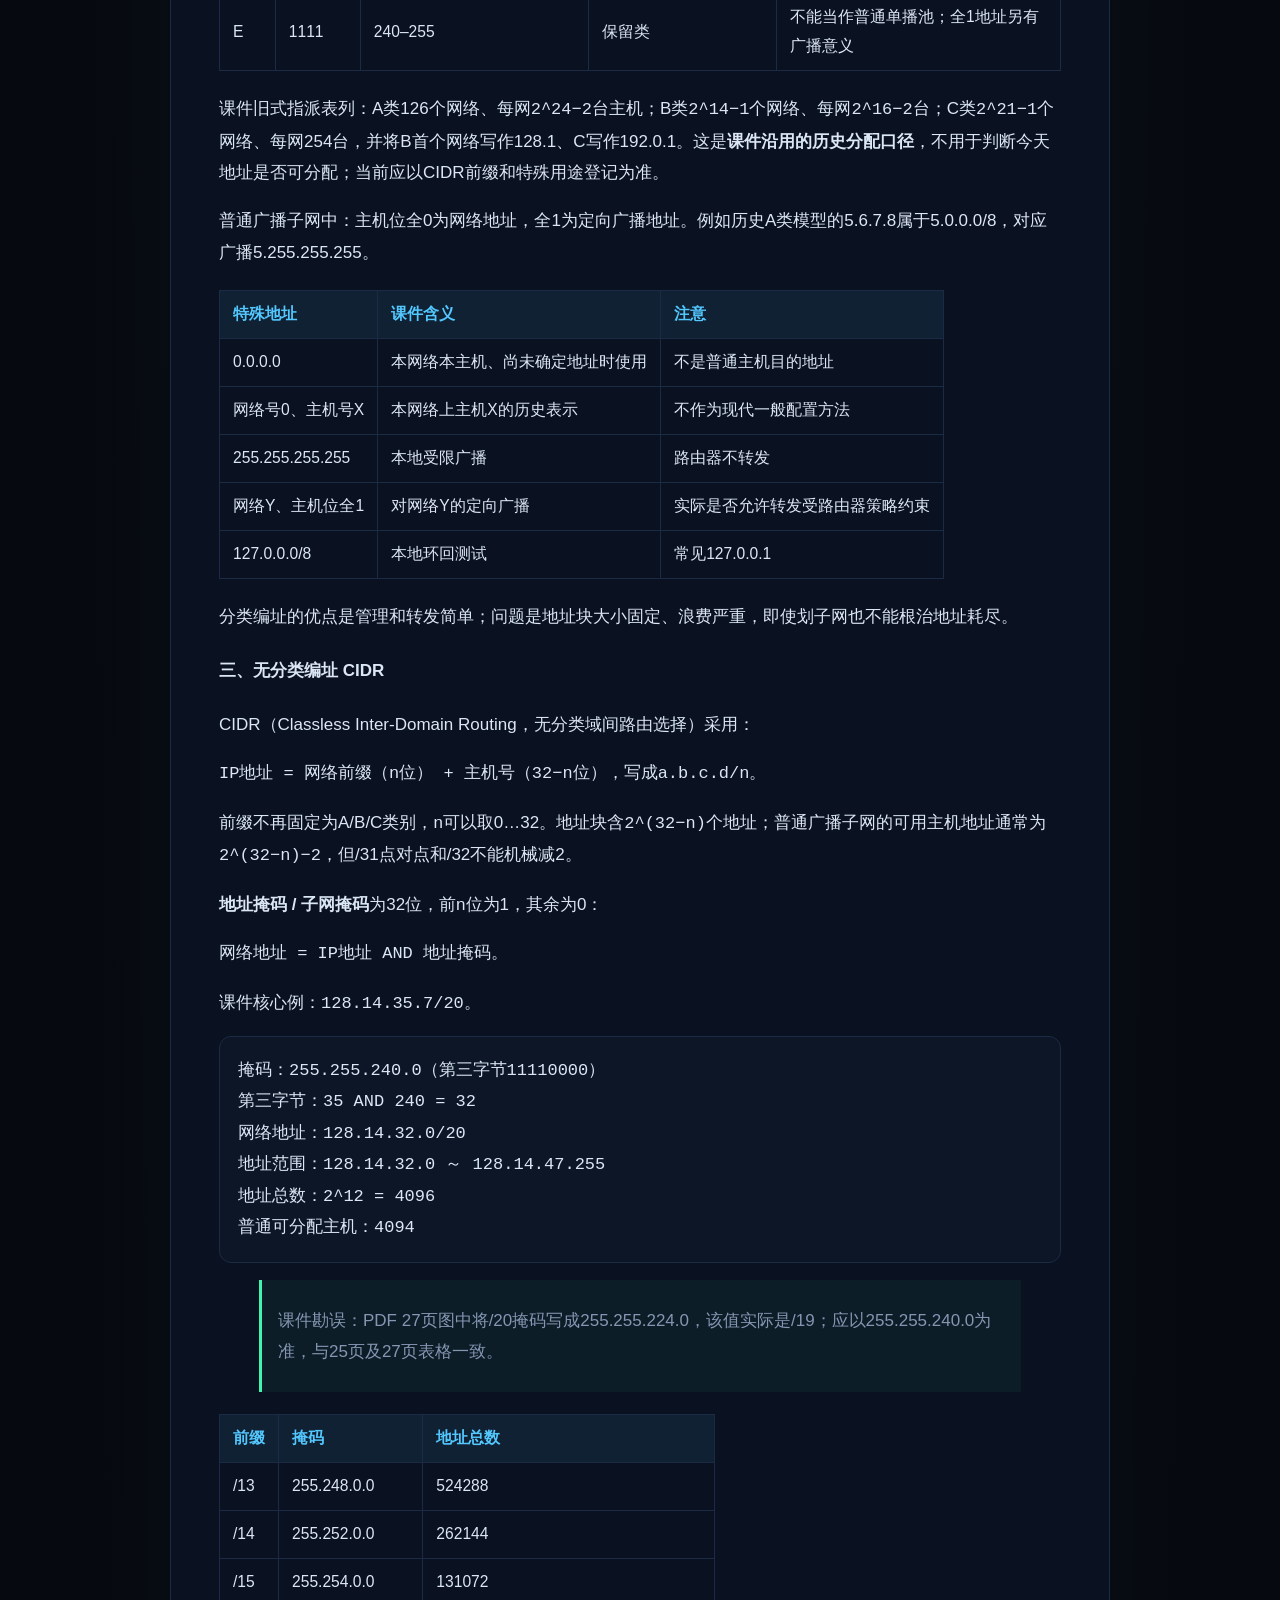
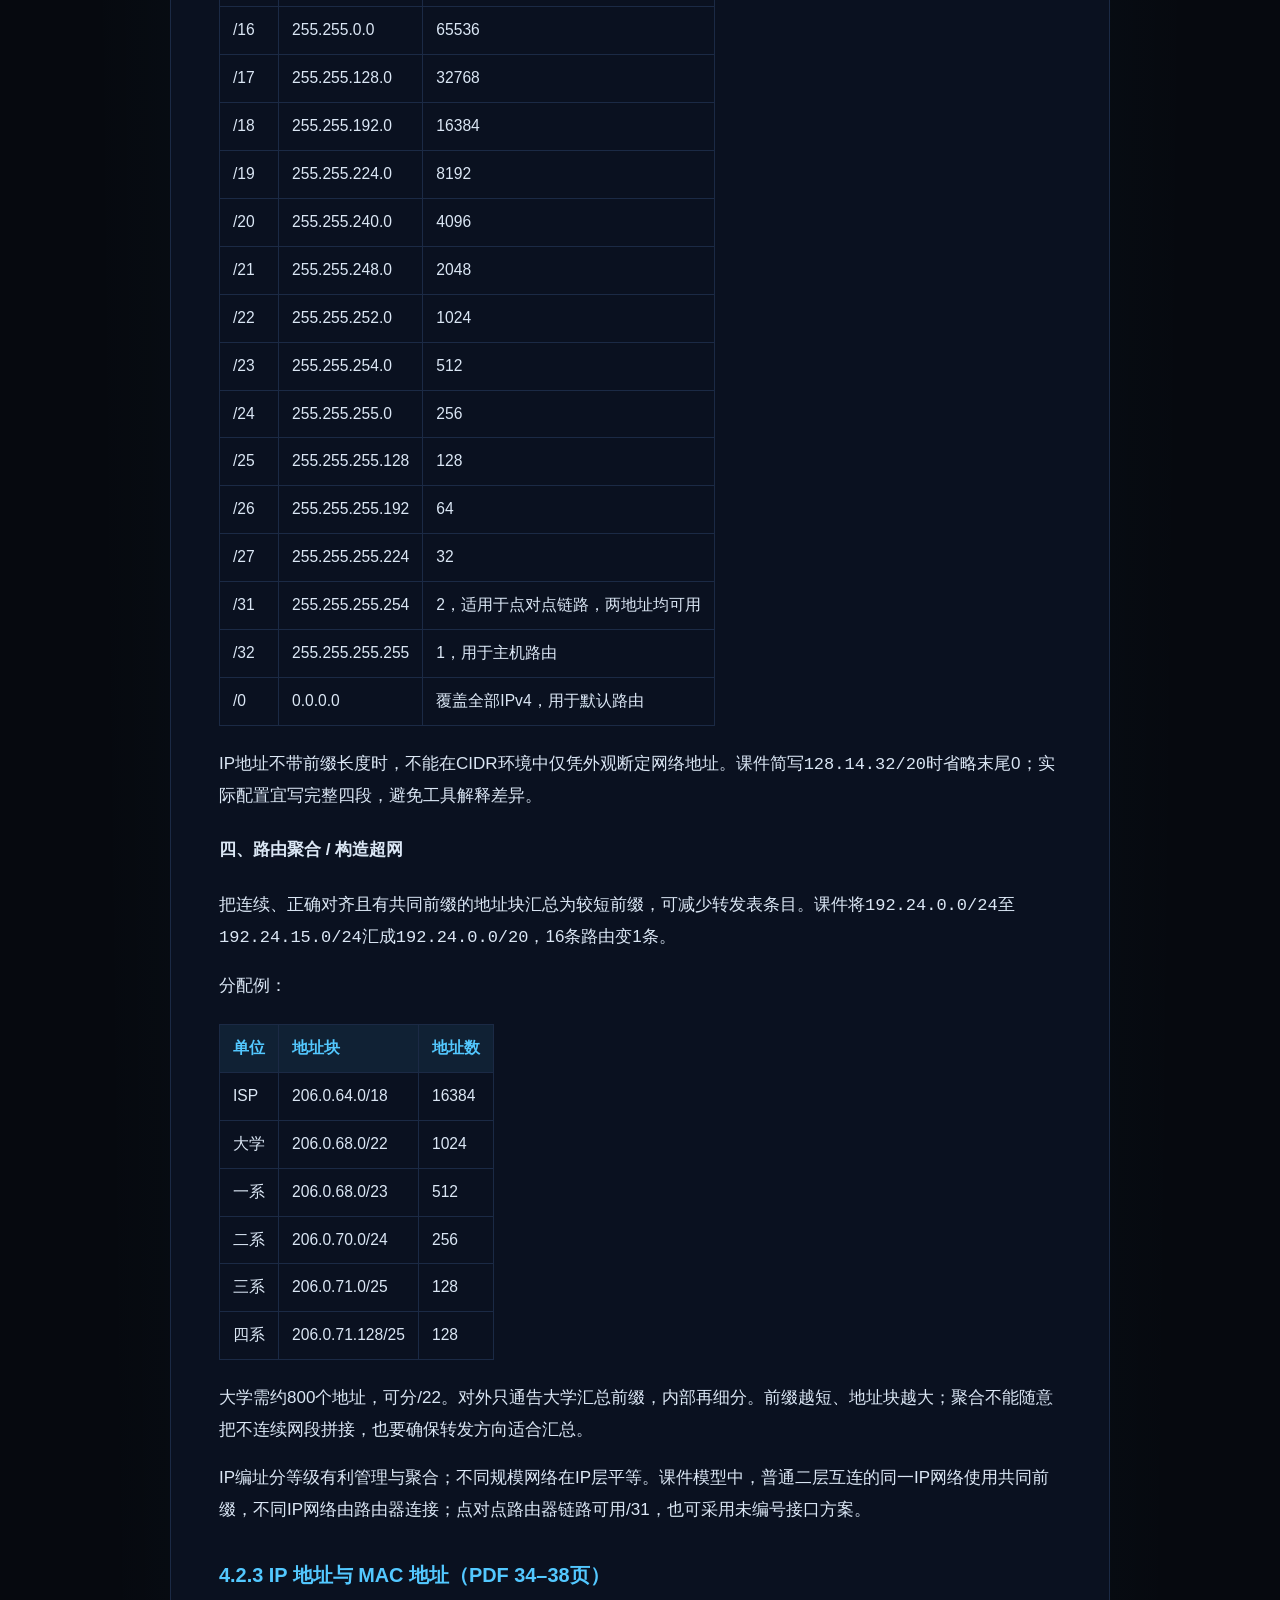
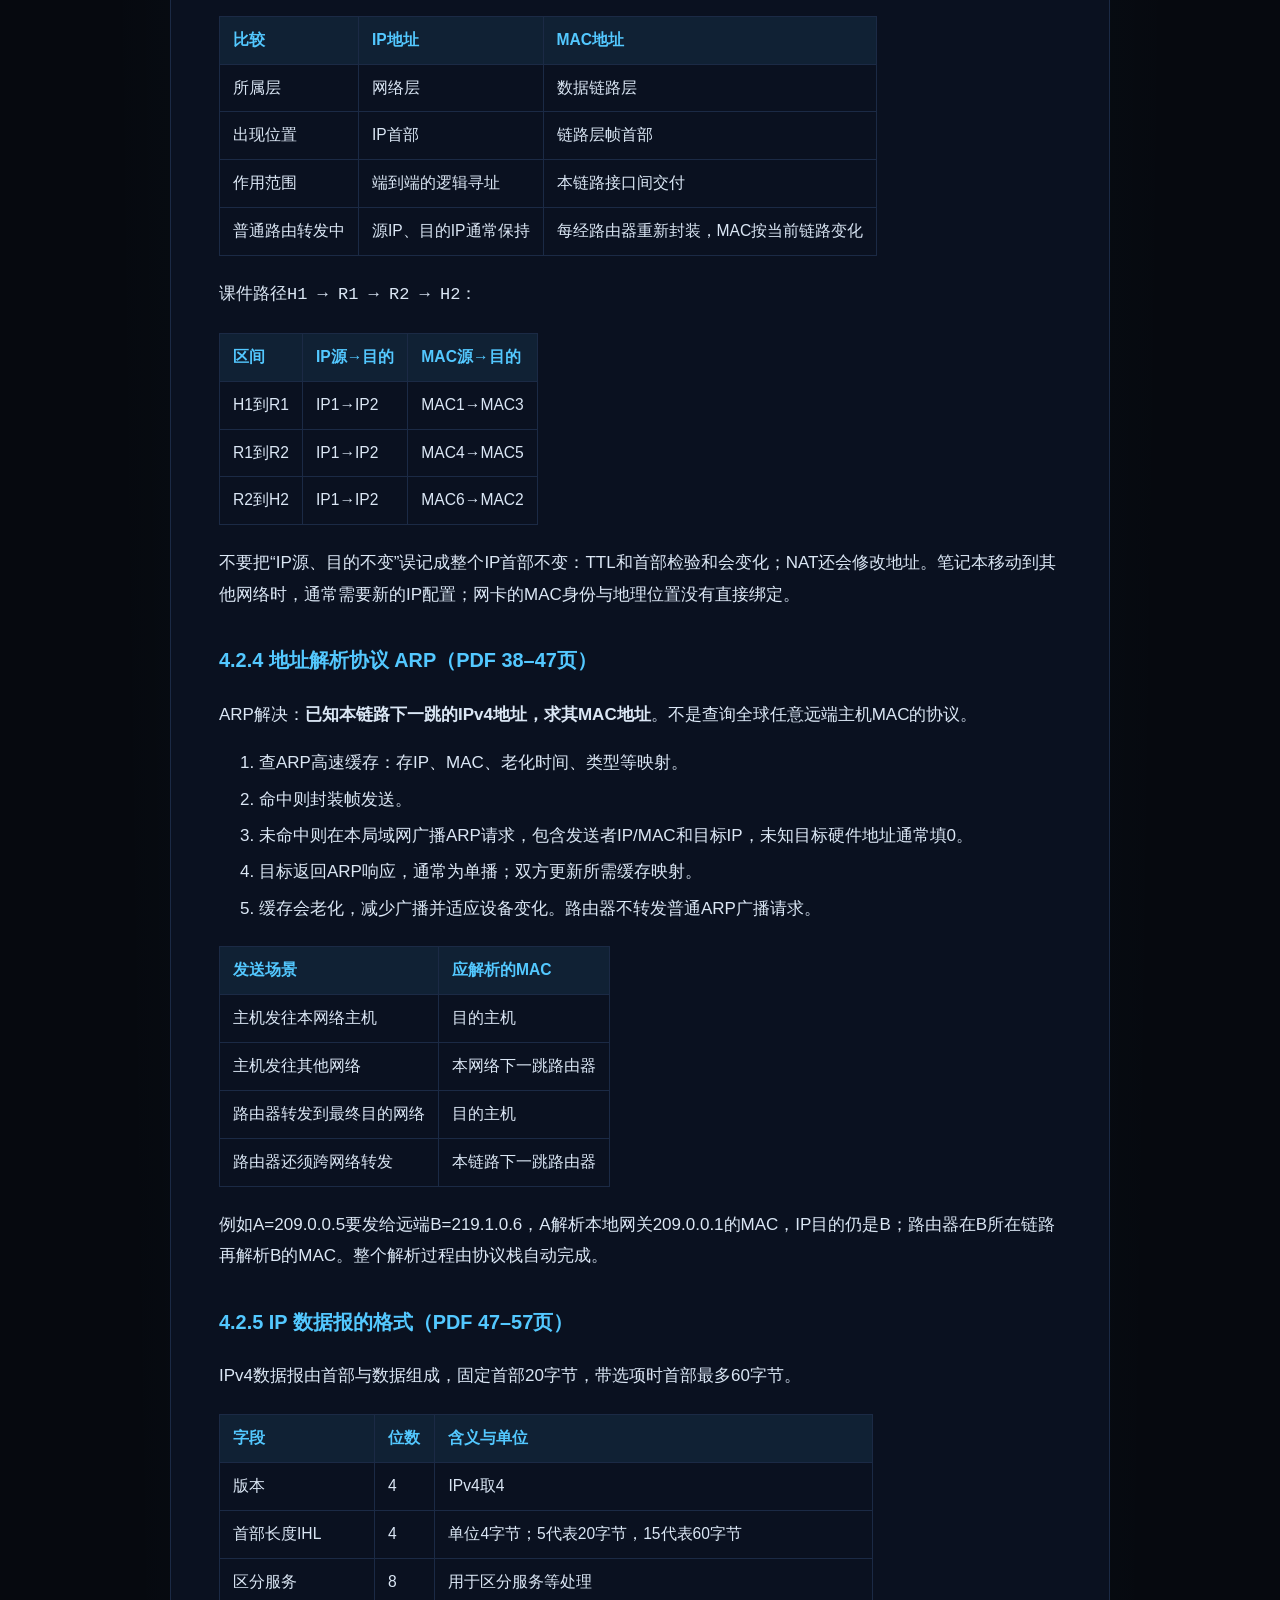
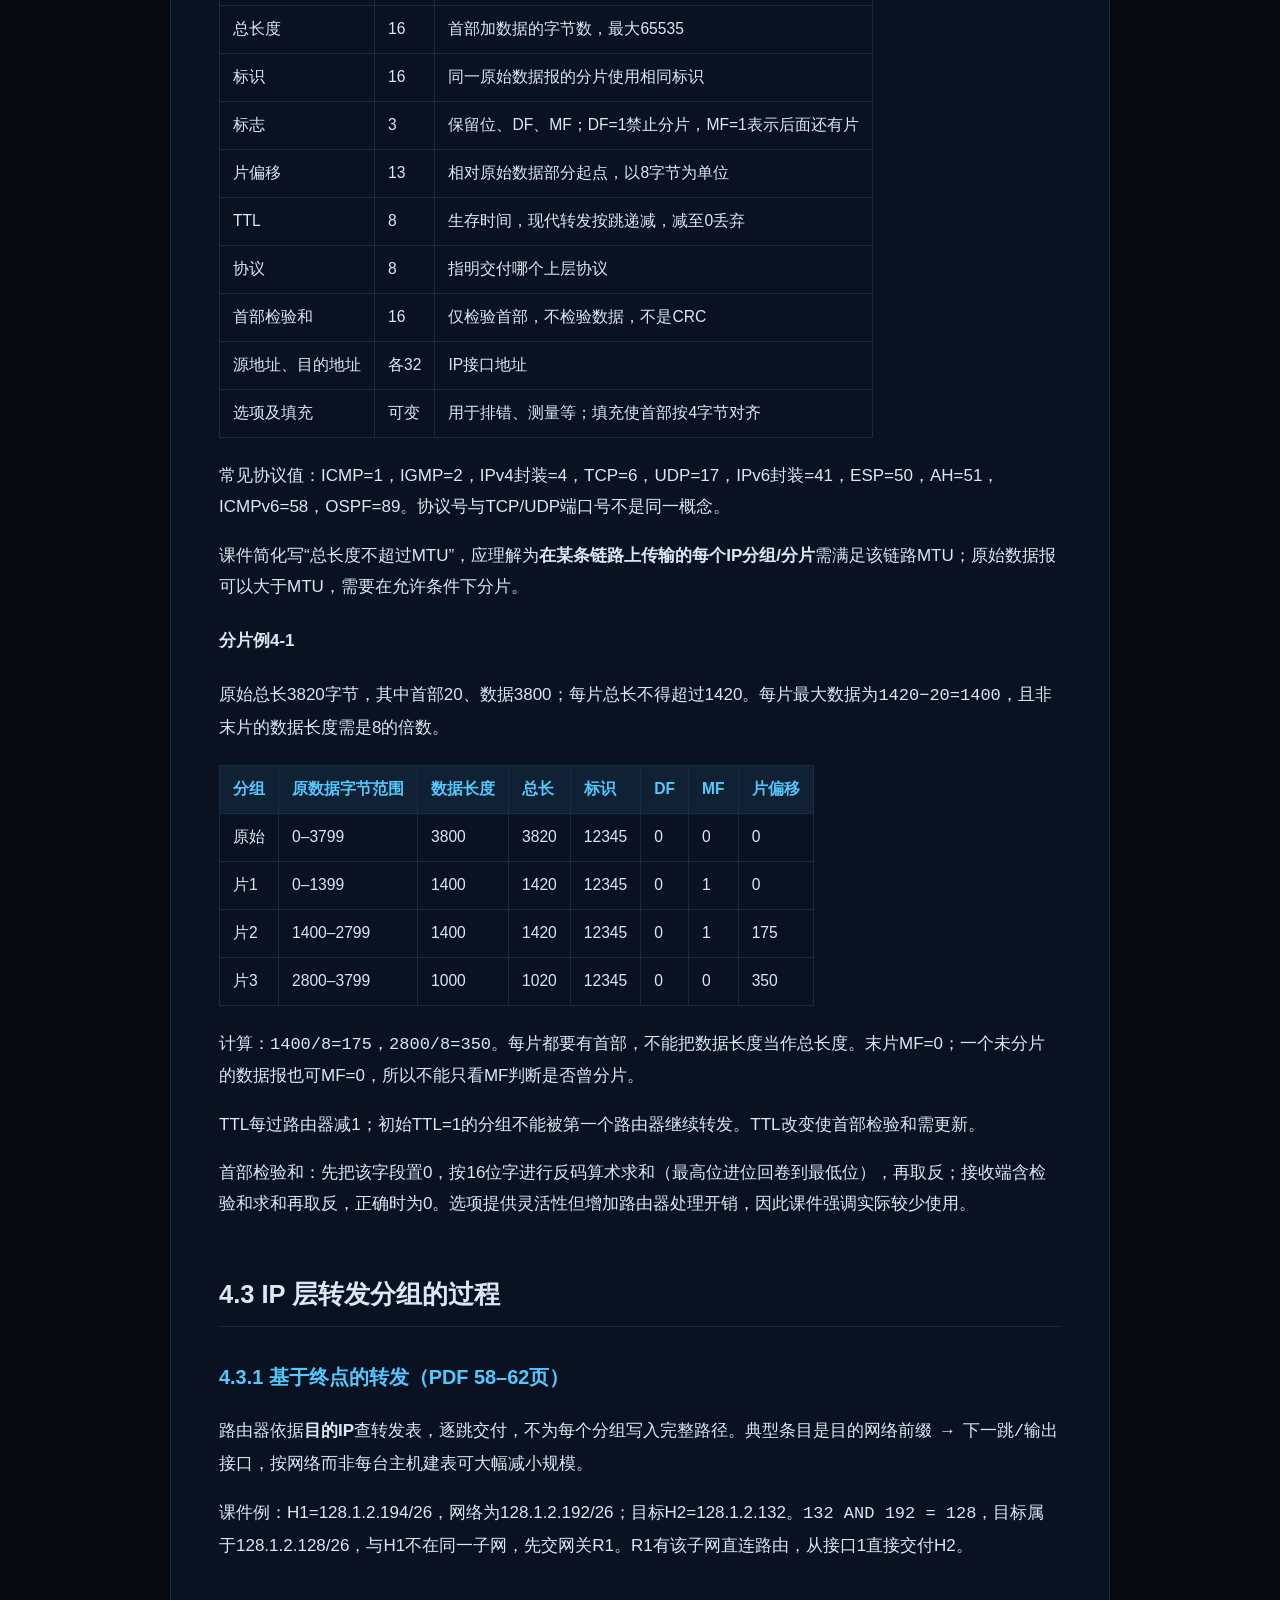
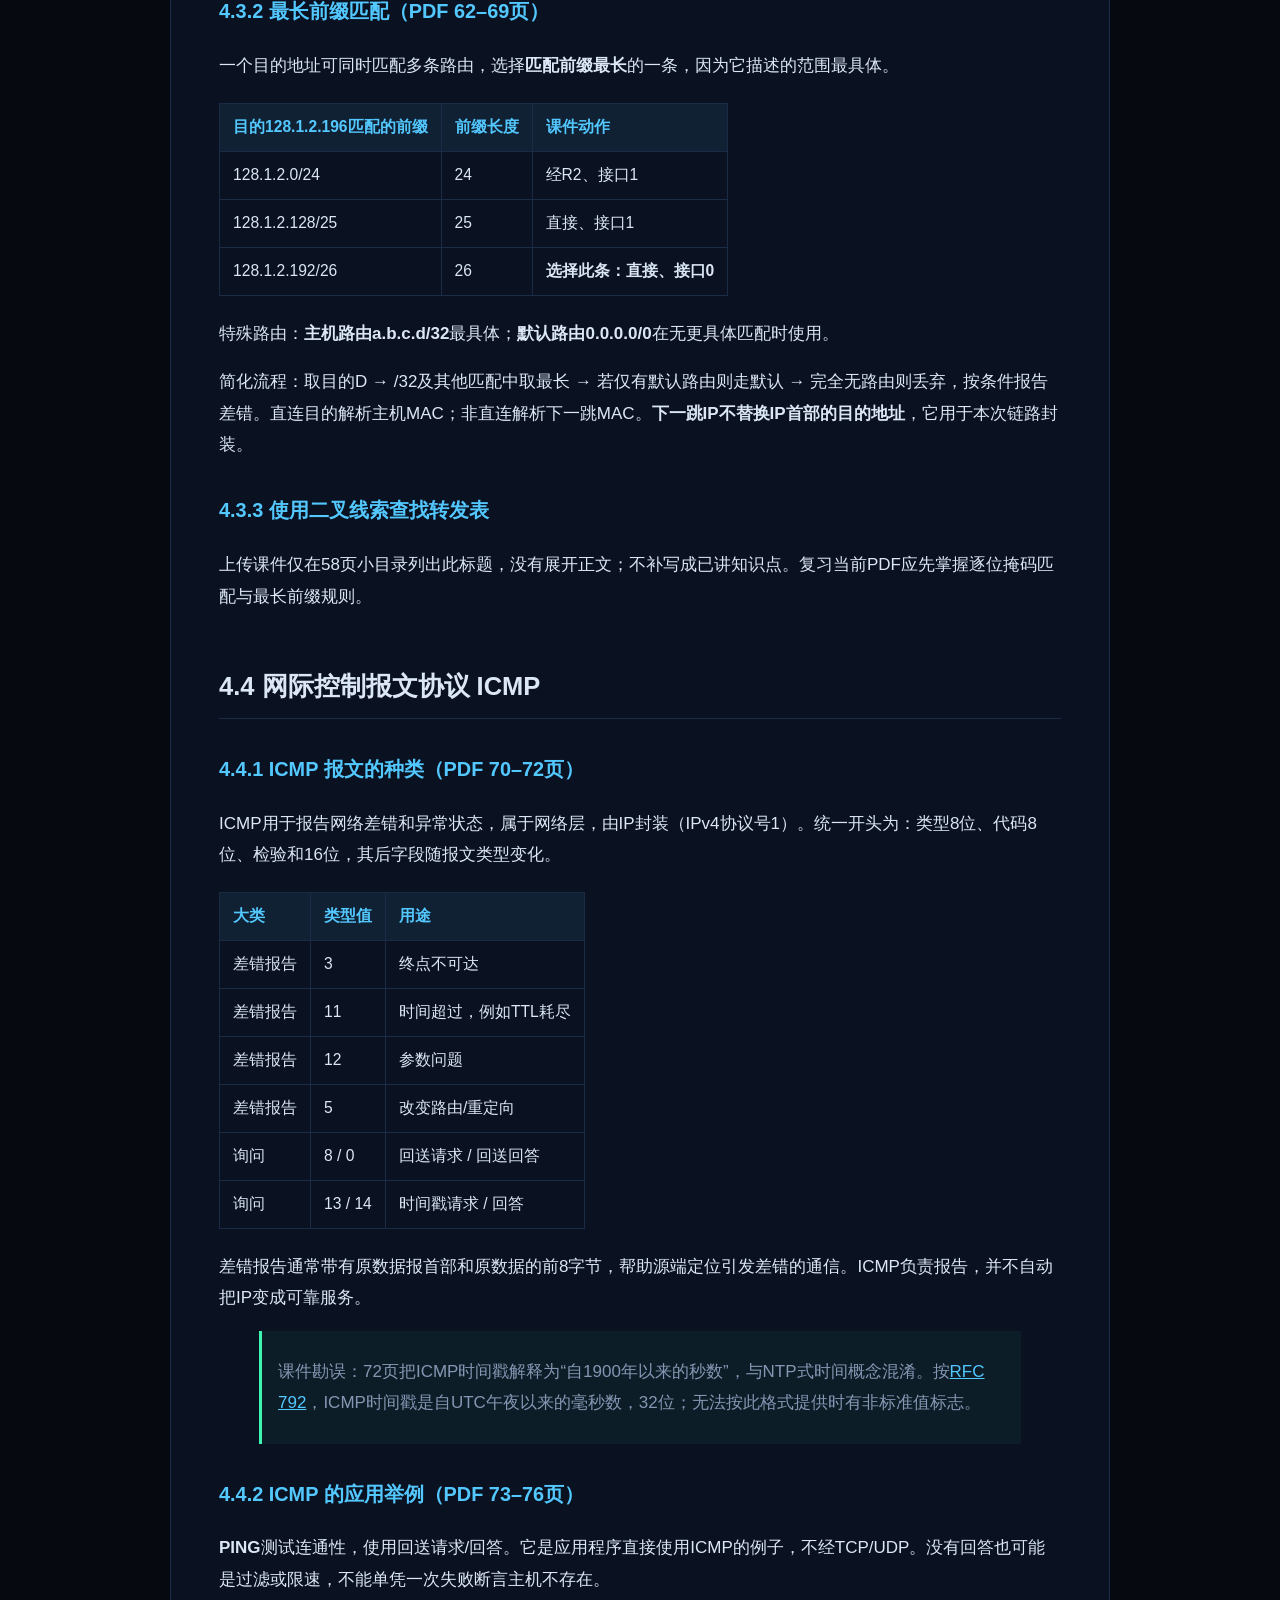
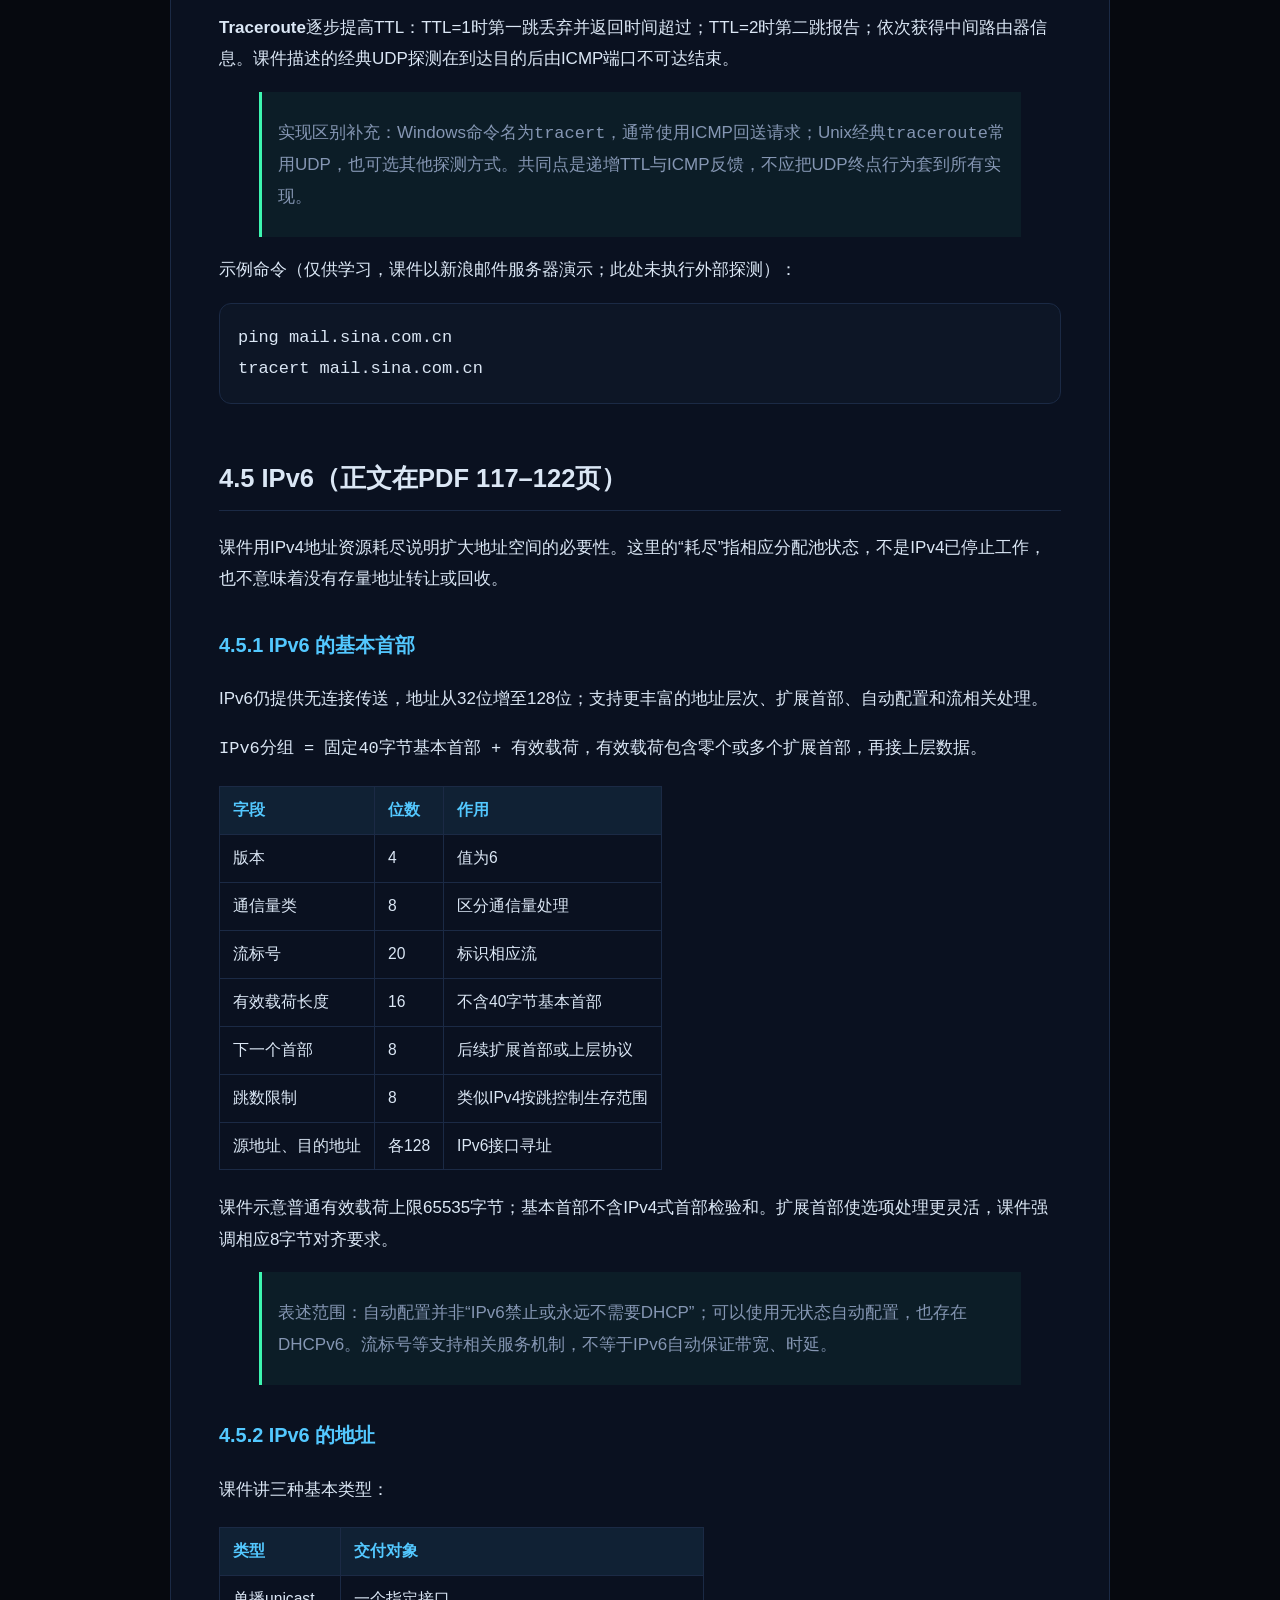
<file: docs/network/04-network-layer.html>
<!doctype html>
<html lang="zh-CN"><head><meta charset="utf-8"><meta name="viewport" content="width=device-width, initial-scale=1"><title>第4章 网络层 · 计算机网络复习笔记</title><meta name="description" content="计算机网络第4章中文复习笔记：IP与CIDR、ARP、IPv4首部和分片、最长前缀匹配、ICMP、IPv6、RIP、OSPF、BGP、VPN与NAT。"><meta name="robots" content="index,follow"><link rel="canonical" href="https://tangxiinrui1119.github.io/AI-Windows-Security-Assistant/network/04-network-layer.html"><link rel="sitemap" type="application/xml" href="../sitemap.xml"><style>
:root{--bg:#06090f;--panel:#0a1120;--panel2:#0d1626;--border:#1b2a45;--text:#dbe7f5;--dim:#8596b3;--cyan:#53c8ff;--green:#3df5b0}
body{margin:0;background:radial-gradient(ellipse at 50% 0,rgba(83,200,255,.12),transparent 65%),var(--bg);color:var(--text);font:17px/1.85 -apple-system,"PingFang SC","Microsoft YaHei","Segoe UI",sans-serif;min-height:100vh}
main{max-width:940px;margin:auto;padding:28px 24px 70px}
article{background:var(--panel);border:1px solid var(--border);border-radius:14px;padding:clamp(18px,4vw,48px)}
a{color:var(--cyan)}a:hover{color:var(--green)}
nav{display:flex;flex-wrap:wrap;gap:12px 18px;margin-bottom:24px}
h1{font-size:clamp(24px,4.5vw,36px);line-height:1.3;background:linear-gradient(92deg,#53c8ff,#3df5b0,#9d7bff);background-clip:text;color:transparent}
h2{margin-top:2em;border-bottom:1px solid var(--border);padding-bottom:8px}h3{margin-top:1.6em;color:var(--cyan)}
table{display:block;overflow:auto;border-collapse:collapse;max-width:100%;margin:22px 0;font-size:.92em}
td,th{border:1px solid var(--border);padding:9px 13px;text-align:left}th{background:rgba(83,200,255,.09);color:var(--cyan)}
pre{overflow:auto;padding:18px;background:var(--panel2);border:1px solid var(--border);border-radius:12px}
code{font-family:"Cascadia Code",Consolas,monospace;overflow-wrap:anywhere}
blockquote{border-left:3px solid var(--green);padding:8px 16px;background:rgba(61,245,176,.05);color:var(--dim)}
.search{display:flex;gap:8px;margin:18px 0}
input,button{padding:8px 12px;font:inherit;color:inherit;background:var(--panel);border:1px solid var(--border);border-radius:8px}
input{min-width:0;flex:1}button{color:var(--green);cursor:pointer}
footer{margin-top:28px;color:var(--dim)}li{margin:5px 0}
@media(max-width:600px){main{padding:16px 10px}body{font-size:16px}}
</style></head><body><main><nav><a href="../index.html">网站首页</a><a href="index.html">网络课程目录</a><a href="../reader.html?f=notes/courses/README.md">课内学习</a><a href="../search.html">知识点搜索</a></nav><form class="search" action="../search.html" role="search"><input type="search" name="q" aria-label="搜索笔记与项目" placeholder="搜索知识点"><button>搜索</button></form><article><nav aria-label="章节目录"><a href="#section-1">一、知识地图</a><a href="#section-2">课件覆盖范围</a><a href="#section-3">4.1 网络层的几个重要概念</a><a href="#section-6">4.2 网际协议 IP</a><a href="#section-17">4.3 IP 层转发分组的过程</a><a href="#section-21">4.4 网际控制报文协议 ICMP</a><a href="#section-24">4.5 IPv6（正文在PDF 117–122页）</a><a href="#section-29">4.6 互联网的路由选择协议</a><a href="#section-37">4.7 IP 多播</a><a href="#section-38">4.8 虚拟专用网 VPN 和网络地址转换 NAT</a><a href="#section-42">4.9 多协议标记交换 MPLS</a><a href="#section-43">4.10 软件定义网络 SDN 简介</a><a href="#section-44">跨章复习与计算自测</a><a href="#section-45">资料说明</a></nav><h1 id="section-0">第4章 网络层</h1>
<blockquote>
<p>整理日期：2026-10-22。依据用户上传的《计算机网络-第4章-网络层.pdf》（谢希仁《计算机网络》第8版课件，122页）。页码均指PDF页码；合并重复演示，保留教材章节编号。关联项目：为安全助手理解IP、路由、ARP、网络诊断和内网通信提供基础；本次没有新增项目实验或单独学习日志。</p>
<p><a href="index.html">网络课程目录</a> · <a href="03-data-link-layer.html">上一章：数据链路层</a> · <a href="05-transport-layer.html">下一章：运输层</a> · <a href="../reader.html?f=notes%2FREADME.md">全部学习笔记</a></p>
</blockquote>
<h2 id="section-1">一、知识地图</h2>
<pre><code>网络层
↓
任务：让不同网络中的主机通过IP通信
↓
4.1 网络层的重要概念
├─ ⭐ 虚电路服务 / 数据报服务
│   └─ IP：无连接、尽最大努力交付
└─ 数据层面：查表转发 / 控制层面：计算路由
↓
⭐ 4.2 网际协议 IP
├─ 虚拟互连网络：屏蔽底层网络差异
├─ ⭐ IPv4地址与CIDR
│   ├─ 32位地址：网络前缀 + 主机号
│   ├─ 分类编址：A / B / C / D / E（历史模型）
│   ├─ 网络地址 = IP AND 掩码
│   ├─ 地址块大小 = 2^(32−前缀长度)
│   └─ 路由聚合：多个前缀汇总为较短前缀
├─ ⭐ IP地址与MAC地址
│   ├─ IP：端到端逻辑寻址
│   └─ MAC：当前链路交付，经过路由器重新封装
├─ ⭐ ARP
│   ├─ 查缓存 → 广播请求 → 通常单播回答
│   └─ 跨网通信：解析本链路下一跳的MAC
└─ ⭐ IPv4数据报
    ├─ 首部20～60字节；TTL、协议号、首部检验和
    └─ 分片：标识、DF、MF、片偏移（8字节单位）
↓
⭐ 4.3 IP分组转发
├─ 目的IP → 查转发表 → 下一跳 / 输出接口
├─ ⭐ 最长前缀匹配：选最具体的路由
├─ 主机路由：/32；默认路由：/0
└─ 二叉线索查表：本PDF仅列标题
↓
4.4 ICMP
├─ 差错报告：不可达、时间超过、参数问题、重定向
├─ 询问：回送、时间戳
└─ ⭐ 应用
    ├─ PING：回送请求与回答
    └─ Traceroute / tracert：递增TTL，观察反馈
↓
4.5 IPv6
├─ 128位地址，40字节基本首部
├─ 地址类型：单播 / 多播 / 任播
├─ ⭐ 过渡：双协议栈 / 隧道
└─ ICMPv6：本PDF仅列标题
↓
⭐ 4.6 路由选择协议
├─ 自治系统AS → 域内IGP / 域间EGP
├─ ⭐ RIP：距离向量
│   ├─ 邻居交换完整路由表；16表示不可达
│   ├─ 同一下一跳：距离变大也要更新
│   └─ 坏消息传播慢：计数到无穷
├─ ⭐ OSPF：链路状态
│   ├─ 可靠洪泛 → LSDB → SPF计算路径
│   └─ 分区域；直接由IP承载，协议号89
├─ BGP：路径向量、AS路径、策略；使用TCP
└─ 路由器构成：本PDF仅列标题
↓
4.7 IP多播：本PDF仅列总目录
↓
⭐ 4.8 VPN与NAT
├─ 私有地址：10/8、172.16/12、192.168/16
├─ VPN：通过公共网络承载专用通信
├─ NAT：改写IP地址
└─ ⭐ NAPT：改写地址和端口，多会话共享公网IP
↓
4.9 MPLS / 4.10 SDN：本PDF仅列总目录
</code></pre>
<blockquote>
<p><strong>⭐ 本章重点（复习建议）</strong></p>
<p><strong>CIDR与掩码计算、路由聚合；IP与MAC的逐跳变化；ARP找谁；IPv4首部和分片计算；最长前缀匹配；ICMP诊断原理；RIP更新规则及与OSPF/BGP的对比；私有地址和NAT/NAPT。</strong></p>
<p>先连通“目的IP → 查路由 → 下一跳 → ARP → MAC封装”这条主线，再记协议细节。⭐用于标记复习优先级，不代表教师明确划定的考试范围。</p>
</blockquote>
<h2 id="section-2">课件覆盖范围</h2>
<p>主线：<strong>IP地址确定目的网络 → 路由与最长前缀匹配确定下一跳 → ARP取得本链路下一跳MAC → 封装帧逐跳发送</strong>。</p>
<table>
<thead>
<tr>
<th>章节</th>
<th>PDF位置</th>
<th>本笔记处理</th>
</tr>
</thead>
<tbody><tr>
<td>4.1 网络层的几个重要概念</td>
<td>2–7页</td>
<td>两种服务、数据层面和控制层面</td>
</tr>
<tr>
<td>4.2 网际协议IP</td>
<td>8–57页</td>
<td>虚拟互连、编址、CIDR、ARP、IPv4首部及分片</td>
</tr>
<tr>
<td>4.3 IP层转发分组的过程</td>
<td>58–69页</td>
<td>转发、最长前缀、特殊路由；4.3.3仅列标题</td>
</tr>
<tr>
<td>4.4 ICMP</td>
<td>69–76页</td>
<td>报文、PING、Traceroute</td>
</tr>
<tr>
<td>4.5 IPv6</td>
<td>117–122页</td>
<td>课件后置，笔记恢复章节顺序；4.5.4仅列标题</td>
</tr>
<tr>
<td>4.6 互联网的路由选择协议</td>
<td>76–105页</td>
<td>RIP、OSPF、BGP；4.6.5仅列标题</td>
</tr>
<tr>
<td>4.7 IP多播</td>
<td>仅总目录</td>
<td>无正文，不扩写为课件已讲内容</td>
</tr>
<tr>
<td>4.8 VPN与NAT</td>
<td>105–116页</td>
<td>私有地址、NAT/NAPT、VPN</td>
</tr>
<tr>
<td>4.9 MPLS / 4.10 SDN简介</td>
<td>仅总目录</td>
<td>无正文，保留位置待补</td>
</tr>
</tbody></table>
<h2 id="section-3">4.1 网络层的几个重要概念</h2>
<h3 id="section-4">4.1.1 网络层提供的两种服务（PDF 3–6页）</h3>
<p>网络层为不同网络上的主机提供通信。核心争论是：<strong>可靠交付主要由网络负责，还是由端系统负责？</strong></p>
<table>
<thead>
<tr>
<th>比较</th>
<th>虚电路服务</th>
<th>数据报服务</th>
</tr>
</thead>
<tbody><tr>
<td>设计思路</td>
<td>课件设想由网络保障可靠通信</td>
<td>可靠交付由端系统按需要实现</td>
</tr>
<tr>
<td>建立连接</td>
<td>通信前建立虚电路</td>
<td>无需建立网络层连接</td>
</tr>
<tr>
<td>分组地址</td>
<td>建立阶段用完整地址，之后可用短虚电路号</td>
<td>每个数据报含完整目的地址</td>
</tr>
<tr>
<td>传输路径</td>
<td>同一虚电路沿同一路径</td>
<td>各数据报独立转发，路径可能不同</td>
</tr>
<tr>
<td>结点故障</td>
<td>经过故障点的虚电路受影响</td>
<td>可能丢包，路由可改变</td>
</tr>
<tr>
<td>顺序</td>
<td>课件模型中保持顺序</td>
<td>可能失序、重复、丢失</td>
</tr>
<tr>
<td>差错、流量控制</td>
<td>可由网络或主机承担</td>
<td>由端系统承担相应职责</td>
</tr>
</tbody></table>
<p>虚电路是存储转发网络中的<strong>逻辑连接</strong>，不是建立专属物理电路。互联网IP采用<strong>无连接、尽最大努力的数据报服务</strong>，不承诺可靠性、带宽、时限或按序到达。需要可靠通信的应用可以使用TCP等端系统机制；并不是所有运输层协议都可靠。</p>
<p>这样可降低网络内部设备复杂度和成本，使网络适应多样应用。</p>
<h3 id="section-5">4.1.2 网络层的两个层面（PDF 6–7页）</h3>
<table>
<thead>
<tr>
<th>层面</th>
<th>主要任务</th>
<th>特点</th>
</tr>
</thead>
<tbody><tr>
<td>数据层面 / 转发层面</td>
<td>查本机转发表，从相应接口转发收到的数据分组</td>
<td>本地执行，常由硬件加速</td>
</tr>
<tr>
<td>控制层面</td>
<td>路由协议交换信息、算法计算路由、形成转发表</td>
<td>服务于转发决策</td>
</tr>
</tbody></table>
<p><strong>路由选择</strong>回答“如何得到路由”；<strong>转发</strong>回答“当前分组从哪里出去”。</p>
<h2 id="section-6">4.2 网际协议 IP</h2>
<p>IPv4是本节主要对象。课件同时列出配套的ARP、ICMP、IGMP。ARP报文直接封装在链路层帧中；ICMP、IGMP报文由IP承载。图中协议位置用于说明协作关系，不代表ARP先封装成IP数据报。</p>
<h3 id="section-7">4.2.1 虚拟互连网络（PDF 9–13页）</h3>
<p>异构网络在寻址、最大分组长度、媒体接入、超时、差错恢复、路由和管理等方面不同。互联网没有要求把所有底层网络改成相同技术，而是用路由器和统一的IP层屏蔽这些差异。</p>
<table>
<thead>
<tr>
<th>中间设备</th>
<th>主要工作层</th>
<th>作用</th>
</tr>
</thead>
<tbody><tr>
<td>转发器、集线器</td>
<td>物理层</td>
<td>扩展信号覆盖</td>
</tr>
<tr>
<td>网桥、二层交换机</td>
<td>数据链路层</td>
<td>转发MAC帧、扩展局域网</td>
</tr>
<tr>
<td>路由器</td>
<td>网络层</td>
<td>互连不同IP网络，转发数据报</td>
</tr>
</tbody></table>
<p>IP网是一个<strong>虚拟互连网络</strong>：用户可用统一IP地址通信，看不见具体链路的异构细节。数据报经路由器逐跳存储转发；最后一跳到目的主机是直接交付，跨网络先交给路由器是间接交付。</p>
<h3 id="section-8">4.2.2 IP 地址（PDF 13–34页）</h3>
<h4 id="section-9">一、地址及表示</h4>
<p>IPv4地址32位，分成4个8位组，采用点分十进制。如<code>10000000 00001011 00000011 00011111 = 128.11.3.31</code>。</p>
<p>地址标识<strong>接口</strong>，不是永久标识一整台机器。主机或路由器连接多个网络时有相应接口地址。公开可路由地址应保持全局唯一；后述私有地址允许在独立网络重复使用。</p>
<h4 id="section-10">二、分类编址（历史模型）</h4>
<p><code>IP地址 = 网络号 + 主机号</code>。</p>
<table>
<thead>
<tr>
<th>类别</th>
<th>固定开头</th>
<th>第一字节范围</th>
<th>网络号/主机号</th>
<th>用途</th>
</tr>
</thead>
<tbody><tr>
<td>A</td>
<td>0</td>
<td>0–127；普通A类网络主要为1–126</td>
<td>8/24位</td>
<td>单播，默认/8</td>
</tr>
<tr>
<td>B</td>
<td>10</td>
<td>128–191</td>
<td>16/16位</td>
<td>单播，默认/16</td>
</tr>
<tr>
<td>C</td>
<td>110</td>
<td>192–223</td>
<td>24/8位</td>
<td>单播，默认/24</td>
</tr>
<tr>
<td>D</td>
<td>1110</td>
<td>224–239</td>
<td>不按上述两级主机结构解释</td>
<td>多播</td>
</tr>
<tr>
<td>E</td>
<td>1111</td>
<td>240–255</td>
<td>保留类</td>
<td>不能当作普通单播池；全1地址另有广播意义</td>
</tr>
</tbody></table>
<p>课件旧式指派表列：A类126个网络、每网<code>2^24−2</code>台主机；B类<code>2^14−1</code>个网络、每网<code>2^16−2</code>台；C类<code>2^21−1</code>个网络、每网254台，并将B首个网络写作128.1、C写作192.0.1。这是<strong>课件沿用的历史分配口径</strong>，不用于判断今天地址是否可分配；当前应以CIDR前缀和特殊用途登记为准。</p>
<p>普通广播子网中：主机位全0为网络地址，全1为定向广播地址。例如历史A类模型的5.6.7.8属于5.0.0.0/8，对应广播5.255.255.255。</p>
<table>
<thead>
<tr>
<th>特殊地址</th>
<th>课件含义</th>
<th>注意</th>
</tr>
</thead>
<tbody><tr>
<td>0.0.0.0</td>
<td>本网络本主机、尚未确定地址时使用</td>
<td>不是普通主机目的地址</td>
</tr>
<tr>
<td>网络号0、主机号X</td>
<td>本网络上主机X的历史表示</td>
<td>不作为现代一般配置方法</td>
</tr>
<tr>
<td>255.255.255.255</td>
<td>本地受限广播</td>
<td>路由器不转发</td>
</tr>
<tr>
<td>网络Y、主机位全1</td>
<td>对网络Y的定向广播</td>
<td>实际是否允许转发受路由器策略约束</td>
</tr>
<tr>
<td>127.0.0.0/8</td>
<td>本地环回测试</td>
<td>常见127.0.0.1</td>
</tr>
</tbody></table>
<p>分类编址的优点是管理和转发简单；问题是地址块大小固定、浪费严重，即使划子网也不能根治地址耗尽。</p>
<h4 id="section-11">三、无分类编址 CIDR</h4>
<p>CIDR（Classless Inter-Domain Routing，无分类域间路由选择）采用：</p>
<p><code>IP地址 = 网络前缀（n位） + 主机号（32−n位）</code>，写成<code>a.b.c.d/n</code>。</p>
<p>前缀不再固定为A/B/C类别，n可以取0…32。地址块含<code>2^(32−n)</code>个地址；普通广播子网的可用主机地址通常为<code>2^(32−n)−2</code>，但/31点对点和/32不能机械减2。</p>
<p><strong>地址掩码 / 子网掩码</strong>为32位，前n位为1，其余为0：</p>
<p><code>网络地址 = IP地址 AND 地址掩码</code>。</p>
<p>课件核心例：<code>128.14.35.7/20</code>。</p>
<pre><code class="language-text">掩码：255.255.240.0（第三字节11110000）
第三字节：35 AND 240 = 32
网络地址：128.14.32.0/20
地址范围：128.14.32.0 ～ 128.14.47.255
地址总数：2^12 = 4096
普通可分配主机：4094
</code></pre>
<blockquote>
<p>课件勘误：PDF 27页图中将/20掩码写成255.255.224.0，该值实际是/19；应以255.255.240.0为准，与25页及27页表格一致。</p>
</blockquote>
<table>
<thead>
<tr>
<th>前缀</th>
<th>掩码</th>
<th align="right">地址总数</th>
</tr>
</thead>
<tbody><tr>
<td>/13</td>
<td>255.248.0.0</td>
<td align="right">524288</td>
</tr>
<tr>
<td>/14</td>
<td>255.252.0.0</td>
<td align="right">262144</td>
</tr>
<tr>
<td>/15</td>
<td>255.254.0.0</td>
<td align="right">131072</td>
</tr>
<tr>
<td>/16</td>
<td>255.255.0.0</td>
<td align="right">65536</td>
</tr>
<tr>
<td>/17</td>
<td>255.255.128.0</td>
<td align="right">32768</td>
</tr>
<tr>
<td>/18</td>
<td>255.255.192.0</td>
<td align="right">16384</td>
</tr>
<tr>
<td>/19</td>
<td>255.255.224.0</td>
<td align="right">8192</td>
</tr>
<tr>
<td>/20</td>
<td>255.255.240.0</td>
<td align="right">4096</td>
</tr>
<tr>
<td>/21</td>
<td>255.255.248.0</td>
<td align="right">2048</td>
</tr>
<tr>
<td>/22</td>
<td>255.255.252.0</td>
<td align="right">1024</td>
</tr>
<tr>
<td>/23</td>
<td>255.255.254.0</td>
<td align="right">512</td>
</tr>
<tr>
<td>/24</td>
<td>255.255.255.0</td>
<td align="right">256</td>
</tr>
<tr>
<td>/25</td>
<td>255.255.255.128</td>
<td align="right">128</td>
</tr>
<tr>
<td>/26</td>
<td>255.255.255.192</td>
<td align="right">64</td>
</tr>
<tr>
<td>/27</td>
<td>255.255.255.224</td>
<td align="right">32</td>
</tr>
<tr>
<td>/31</td>
<td>255.255.255.254</td>
<td align="right">2，适用于点对点链路，两地址均可用</td>
</tr>
<tr>
<td>/32</td>
<td>255.255.255.255</td>
<td align="right">1，用于主机路由</td>
</tr>
<tr>
<td>/0</td>
<td>0.0.0.0</td>
<td align="right">覆盖全部IPv4，用于默认路由</td>
</tr>
</tbody></table>
<p>IP地址不带前缀长度时，不能在CIDR环境中仅凭外观断定网络地址。课件简写<code>128.14.32/20</code>时省略末尾0；实际配置宜写完整四段，避免工具解释差异。</p>
<h4 id="section-12">四、路由聚合 / 构造超网</h4>
<p>把连续、正确对齐且有共同前缀的地址块汇总为较短前缀，可减少转发表条目。课件将<code>192.24.0.0/24</code>至<code>192.24.15.0/24</code>汇成<code>192.24.0.0/20</code>，16条路由变1条。</p>
<p>分配例：</p>
<table>
<thead>
<tr>
<th>单位</th>
<th>地址块</th>
<th align="right">地址数</th>
</tr>
</thead>
<tbody><tr>
<td>ISP</td>
<td>206.0.64.0/18</td>
<td align="right">16384</td>
</tr>
<tr>
<td>大学</td>
<td>206.0.68.0/22</td>
<td align="right">1024</td>
</tr>
<tr>
<td>一系</td>
<td>206.0.68.0/23</td>
<td align="right">512</td>
</tr>
<tr>
<td>二系</td>
<td>206.0.70.0/24</td>
<td align="right">256</td>
</tr>
<tr>
<td>三系</td>
<td>206.0.71.0/25</td>
<td align="right">128</td>
</tr>
<tr>
<td>四系</td>
<td>206.0.71.128/25</td>
<td align="right">128</td>
</tr>
</tbody></table>
<p>大学需约800个地址，可分/22。对外只通告大学汇总前缀，内部再细分。前缀越短、地址块越大；聚合不能随意把不连续网段拼接，也要确保转发方向适合汇总。</p>
<p>IP编址分等级有利管理与聚合；不同规模网络在IP层平等。课件模型中，普通二层互连的同一IP网络使用共同前缀，不同IP网络由路由器连接；点对点路由器链路可用/31，也可采用未编号接口方案。</p>
<h3 id="section-13">4.2.3 IP 地址与 MAC 地址（PDF 34–38页）</h3>
<table>
<thead>
<tr>
<th>比较</th>
<th>IP地址</th>
<th>MAC地址</th>
</tr>
</thead>
<tbody><tr>
<td>所属层</td>
<td>网络层</td>
<td>数据链路层</td>
</tr>
<tr>
<td>出现位置</td>
<td>IP首部</td>
<td>链路层帧首部</td>
</tr>
<tr>
<td>作用范围</td>
<td>端到端的逻辑寻址</td>
<td>本链路接口间交付</td>
</tr>
<tr>
<td>普通路由转发中</td>
<td>源IP、目的IP通常保持</td>
<td>每经路由器重新封装，MAC按当前链路变化</td>
</tr>
</tbody></table>
<p>课件路径<code>H1 → R1 → R2 → H2</code>：</p>
<table>
<thead>
<tr>
<th>区间</th>
<th>IP源→目的</th>
<th>MAC源→目的</th>
</tr>
</thead>
<tbody><tr>
<td>H1到R1</td>
<td>IP1→IP2</td>
<td>MAC1→MAC3</td>
</tr>
<tr>
<td>R1到R2</td>
<td>IP1→IP2</td>
<td>MAC4→MAC5</td>
</tr>
<tr>
<td>R2到H2</td>
<td>IP1→IP2</td>
<td>MAC6→MAC2</td>
</tr>
</tbody></table>
<p>不要把“IP源、目的不变”误记成整个IP首部不变：TTL和首部检验和会变化；NAT还会修改地址。笔记本移动到其他网络时，通常需要新的IP配置；网卡的MAC身份与地理位置没有直接绑定。</p>
<h3 id="section-14">4.2.4 地址解析协议 ARP（PDF 38–47页）</h3>
<p>ARP解决：<strong>已知本链路下一跳的IPv4地址，求其MAC地址</strong>。不是查询全球任意远端主机MAC的协议。</p>
<ol>
<li>查ARP高速缓存：存IP、MAC、老化时间、类型等映射。</li>
<li>命中则封装帧发送。</li>
<li>未命中则在本局域网广播ARP请求，包含发送者IP/MAC和目标IP，未知目标硬件地址通常填0。</li>
<li>目标返回ARP响应，通常为单播；双方更新所需缓存映射。</li>
<li>缓存会老化，减少广播并适应设备变化。路由器不转发普通ARP广播请求。</li>
</ol>
<table>
<thead>
<tr>
<th>发送场景</th>
<th>应解析的MAC</th>
</tr>
</thead>
<tbody><tr>
<td>主机发往本网络主机</td>
<td>目的主机</td>
</tr>
<tr>
<td>主机发往其他网络</td>
<td>本网络下一跳路由器</td>
</tr>
<tr>
<td>路由器转发到最终目的网络</td>
<td>目的主机</td>
</tr>
<tr>
<td>路由器还须跨网络转发</td>
<td>本链路下一跳路由器</td>
</tr>
</tbody></table>
<p>例如A=209.0.0.5要发给远端B=219.1.0.6，A解析本地网关209.0.0.1的MAC，IP目的仍是B；路由器在B所在链路再解析B的MAC。整个解析过程由协议栈自动完成。</p>
<h3 id="section-15">4.2.5 IP 数据报的格式（PDF 47–57页）</h3>
<p>IPv4数据报由首部与数据组成，固定首部20字节，带选项时首部最多60字节。</p>
<table>
<thead>
<tr>
<th>字段</th>
<th align="right">位数</th>
<th>含义与单位</th>
</tr>
</thead>
<tbody><tr>
<td>版本</td>
<td align="right">4</td>
<td>IPv4取4</td>
</tr>
<tr>
<td>首部长度IHL</td>
<td align="right">4</td>
<td>单位4字节；5代表20字节，15代表60字节</td>
</tr>
<tr>
<td>区分服务</td>
<td align="right">8</td>
<td>用于区分服务等处理</td>
</tr>
<tr>
<td>总长度</td>
<td align="right">16</td>
<td>首部加数据的字节数，最大65535</td>
</tr>
<tr>
<td>标识</td>
<td align="right">16</td>
<td>同一原始数据报的分片使用相同标识</td>
</tr>
<tr>
<td>标志</td>
<td align="right">3</td>
<td>保留位、DF、MF；DF=1禁止分片，MF=1表示后面还有片</td>
</tr>
<tr>
<td>片偏移</td>
<td align="right">13</td>
<td>相对原始数据部分起点，以8字节为单位</td>
</tr>
<tr>
<td>TTL</td>
<td align="right">8</td>
<td>生存时间，现代转发按跳递减，减至0丢弃</td>
</tr>
<tr>
<td>协议</td>
<td align="right">8</td>
<td>指明交付哪个上层协议</td>
</tr>
<tr>
<td>首部检验和</td>
<td align="right">16</td>
<td>仅检验首部，不检验数据，不是CRC</td>
</tr>
<tr>
<td>源地址、目的地址</td>
<td align="right">各32</td>
<td>IP接口地址</td>
</tr>
<tr>
<td>选项及填充</td>
<td align="right">可变</td>
<td>用于排错、测量等；填充使首部按4字节对齐</td>
</tr>
</tbody></table>
<p>常见协议值：ICMP=1，IGMP=2，IPv4封装=4，TCP=6，UDP=17，IPv6封装=41，ESP=50，AH=51，ICMPv6=58，OSPF=89。协议号与TCP/UDP端口号不是同一概念。</p>
<p>课件简化写“总长度不超过MTU”，应理解为<strong>在某条链路上传输的每个IP分组/分片</strong>需满足该链路MTU；原始数据报可以大于MTU，需要在允许条件下分片。</p>
<h4 id="section-16">分片例4-1</h4>
<p>原始总长3820字节，其中首部20、数据3800；每片总长不得超过1420。每片最大数据为<code>1420−20=1400</code>，且非末片的数据长度需是8的倍数。</p>
<table>
<thead>
<tr>
<th>分组</th>
<th>原数据字节范围</th>
<th align="right">数据长度</th>
<th align="right">总长</th>
<th align="right">标识</th>
<th align="right">DF</th>
<th align="right">MF</th>
<th align="right">片偏移</th>
</tr>
</thead>
<tbody><tr>
<td>原始</td>
<td>0–3799</td>
<td align="right">3800</td>
<td align="right">3820</td>
<td align="right">12345</td>
<td align="right">0</td>
<td align="right">0</td>
<td align="right">0</td>
</tr>
<tr>
<td>片1</td>
<td>0–1399</td>
<td align="right">1400</td>
<td align="right">1420</td>
<td align="right">12345</td>
<td align="right">0</td>
<td align="right">1</td>
<td align="right">0</td>
</tr>
<tr>
<td>片2</td>
<td>1400–2799</td>
<td align="right">1400</td>
<td align="right">1420</td>
<td align="right">12345</td>
<td align="right">0</td>
<td align="right">1</td>
<td align="right">175</td>
</tr>
<tr>
<td>片3</td>
<td>2800–3799</td>
<td align="right">1000</td>
<td align="right">1020</td>
<td align="right">12345</td>
<td align="right">0</td>
<td align="right">0</td>
<td align="right">350</td>
</tr>
</tbody></table>
<p>计算：<code>1400/8=175</code>，<code>2800/8=350</code>。每片都要有首部，不能把数据长度当作总长度。末片MF=0；一个未分片的数据报也可MF=0，所以不能只看MF判断是否曾分片。</p>
<p>TTL每过路由器减1；初始TTL=1的分组不能被第一个路由器继续转发。TTL改变使首部检验和需更新。</p>
<p>首部检验和：先把该字段置0，按16位字进行反码算术求和（最高位进位回卷到最低位），再取反；接收端含检验和求和再取反，正确时为0。选项提供灵活性但增加路由器处理开销，因此课件强调实际较少使用。</p>
<h2 id="section-17">4.3 IP 层转发分组的过程</h2>
<h3 id="section-18">4.3.1 基于终点的转发（PDF 58–62页）</h3>
<p>路由器依据<strong>目的IP</strong>查转发表，逐跳交付，不为每个分组写入完整路径。典型条目是<code>目的网络前缀 → 下一跳/输出接口</code>，按网络而非每台主机建表可大幅减小规模。</p>
<p>课件例：H1=128.1.2.194/26，网络为128.1.2.192/26；目标H2=128.1.2.132。<code>132 AND 192 = 128</code>，目标属于128.1.2.128/26，与H1不在同一子网，先交网关R1。R1有该子网直连路由，从接口1直接交付H2。</p>
<h3 id="section-19">4.3.2 最长前缀匹配（PDF 62–69页）</h3>
<p>一个目的地址可同时匹配多条路由，选择<strong>匹配前缀最长</strong>的一条，因为它描述的范围最具体。</p>
<table>
<thead>
<tr>
<th>目的128.1.2.196匹配的前缀</th>
<th align="right">前缀长度</th>
<th>课件动作</th>
</tr>
</thead>
<tbody><tr>
<td>128.1.2.0/24</td>
<td align="right">24</td>
<td>经R2、接口1</td>
</tr>
<tr>
<td>128.1.2.128/25</td>
<td align="right">25</td>
<td>直接、接口1</td>
</tr>
<tr>
<td>128.1.2.192/26</td>
<td align="right">26</td>
<td><strong>选择此条：直接、接口0</strong></td>
</tr>
</tbody></table>
<p>特殊路由：<strong>主机路由a.b.c.d/32</strong>最具体；<strong>默认路由0.0.0.0/0</strong>在无更具体匹配时使用。</p>
<p>简化流程：取目的D → /32及其他匹配中取最长 → 若仅有默认路由则走默认 → 完全无路由则丢弃，按条件报告差错。直连目的解析主机MAC；非直连解析下一跳MAC。<strong>下一跳IP不替换IP首部的目的地址</strong>，它用于本次链路封装。</p>
<h3 id="section-20">4.3.3 使用二叉线索查找转发表</h3>
<p>上传课件仅在58页小目录列出此标题，没有展开正文；不补写成已讲知识点。复习当前PDF应先掌握逐位掩码匹配与最长前缀规则。</p>
<h2 id="section-21">4.4 网际控制报文协议 ICMP</h2>
<h3 id="section-22">4.4.1 ICMP 报文的种类（PDF 70–72页）</h3>
<p>ICMP用于报告网络差错和异常状态，属于网络层，由IP封装（IPv4协议号1）。统一开头为：类型8位、代码8位、检验和16位，其后字段随报文类型变化。</p>
<table>
<thead>
<tr>
<th>大类</th>
<th>类型值</th>
<th>用途</th>
</tr>
</thead>
<tbody><tr>
<td>差错报告</td>
<td>3</td>
<td>终点不可达</td>
</tr>
<tr>
<td>差错报告</td>
<td>11</td>
<td>时间超过，例如TTL耗尽</td>
</tr>
<tr>
<td>差错报告</td>
<td>12</td>
<td>参数问题</td>
</tr>
<tr>
<td>差错报告</td>
<td>5</td>
<td>改变路由/重定向</td>
</tr>
<tr>
<td>询问</td>
<td>8 / 0</td>
<td>回送请求 / 回送回答</td>
</tr>
<tr>
<td>询问</td>
<td>13 / 14</td>
<td>时间戳请求 / 回答</td>
</tr>
</tbody></table>
<p>差错报告通常带有原数据报首部和原数据的前8字节，帮助源端定位引发差错的通信。ICMP负责报告，并不自动把IP变成可靠服务。</p>
<blockquote>
<p>课件勘误：72页把ICMP时间戳解释为“自1900年以来的秒数”，与NTP式时间概念混淆。按<a href="https://www.rfc-editor.org/rfc/rfc792.html">RFC 792</a>，ICMP时间戳是自UTC午夜以来的毫秒数，32位；无法按此格式提供时有非标准值标志。</p>
</blockquote>
<h3 id="section-23">4.4.2 ICMP 的应用举例（PDF 73–76页）</h3>
<p><strong>PING</strong>测试连通性，使用回送请求/回答。它是应用程序直接使用ICMP的例子，不经TCP/UDP。没有回答也可能是过滤或限速，不能单凭一次失败断言主机不存在。</p>
<p><strong>Traceroute</strong>逐步提高TTL：TTL=1时第一跳丢弃并返回时间超过；TTL=2时第二跳报告；依次获得中间路由器信息。课件描述的经典UDP探测在到达目的后由ICMP端口不可达结束。</p>
<blockquote>
<p>实现区别补充：Windows命令名为<code>tracert</code>，通常使用ICMP回送请求；Unix经典<code>traceroute</code>常用UDP，也可选其他探测方式。共同点是递增TTL与ICMP反馈，不应把UDP终点行为套到所有实现。</p>
</blockquote>
<p>示例命令（仅供学习，课件以新浪邮件服务器演示；此处未执行外部探测）：</p>
<pre><code class="language-text">ping mail.sina.com.cn
tracert mail.sina.com.cn
</code></pre>
<h2 id="section-24">4.5 IPv6（正文在PDF 117–122页）</h2>
<p>课件用IPv4地址资源耗尽说明扩大地址空间的必要性。这里的“耗尽”指相应分配池状态，不是IPv4已停止工作，也不意味着没有存量地址转让或回收。</p>
<h3 id="section-25">4.5.1 IPv6 的基本首部</h3>
<p>IPv6仍提供无连接传送，地址从32位增至128位；支持更丰富的地址层次、扩展首部、自动配置和流相关处理。</p>
<p><code>IPv6分组 = 固定40字节基本首部 + 有效载荷</code>，有效载荷包含零个或多个扩展首部，再接上层数据。</p>
<table>
<thead>
<tr>
<th>字段</th>
<th align="right">位数</th>
<th>作用</th>
</tr>
</thead>
<tbody><tr>
<td>版本</td>
<td align="right">4</td>
<td>值为6</td>
</tr>
<tr>
<td>通信量类</td>
<td align="right">8</td>
<td>区分通信量处理</td>
</tr>
<tr>
<td>流标号</td>
<td align="right">20</td>
<td>标识相应流</td>
</tr>
<tr>
<td>有效载荷长度</td>
<td align="right">16</td>
<td>不含40字节基本首部</td>
</tr>
<tr>
<td>下一个首部</td>
<td align="right">8</td>
<td>后续扩展首部或上层协议</td>
</tr>
<tr>
<td>跳数限制</td>
<td align="right">8</td>
<td>类似IPv4按跳控制生存范围</td>
</tr>
<tr>
<td>源地址、目的地址</td>
<td align="right">各128</td>
<td>IPv6接口寻址</td>
</tr>
</tbody></table>
<p>课件示意普通有效载荷上限65535字节；基本首部不含IPv4式首部检验和。扩展首部使选项处理更灵活，课件强调相应8字节对齐要求。</p>
<blockquote>
<p>表述范围：自动配置并非“IPv6禁止或永远不需要DHCP”；可以使用无状态自动配置，也存在DHCPv6。流标号等支持相关服务机制，不等于IPv6自动保证带宽、时延。</p>
</blockquote>
<h3 id="section-26">4.5.2 IPv6 的地址</h3>
<p>课件讲三种基本类型：</p>
<table>
<thead>
<tr>
<th>类型</th>
<th>交付对象</th>
</tr>
</thead>
<tbody><tr>
<td>单播unicast</td>
<td>一个指定接口</td>
</tr>
<tr>
<td>多播multicast</td>
<td>一组成员</td>
</tr>
<tr>
<td>任播anycast</td>
<td>一组候选中的一个，通常按路由度量选择最近者</td>
</tr>
</tbody></table>
<p>本PDF没有详细展开IPv6文本地址压缩规则，不将其混入课件主体。</p>
<h3 id="section-27">4.5.3 从 IPv4 向 IPv6 过渡</h3>
<ul>
<li><strong>双协议栈</strong>：主机或路由器同时实现IPv4、IPv6，按对端和网络条件选择协议。</li>
<li><strong>隧道技术</strong>：IPv6分组整体作为IPv4载荷跨越IPv4网络，到出口解封装。课件图中内部源A、目的F仍属于IPv6，外部IPv4头使用隧道入口B和出口E的地址。</li>
</ul>
<p>IPv6不是能被IPv4设备直接理解的相同报文格式；课件“向后兼容”应理解为通过双栈、隧道等实现渐进共存，不能认为纯IPv6节点天生能直接转发IPv4。</p>
<h3 id="section-28">4.5.4 ICMPv6</h3>
<p>本PDF仅在117页小目录列出标题，没有正文；不补写为已覆盖。</p>
<h2 id="section-29">4.6 互联网的路由选择协议</h2>
<h3 id="section-30">4.6.1 有关路由选择协议的几个基本概念（PDF 77–80页）</h3>
<p>理想算法应正确完整、计算简单、稳定、公平、自适应，并按目标得到合理“最佳”路径。不存在脱离度量和约束的绝对最佳路由。</p>
<table>
<thead>
<tr>
<th>策略</th>
<th>优点</th>
<th>局限</th>
</tr>
</thead>
<tbody><tr>
<td>静态/非自适应</td>
<td>简单、开销小</td>
<td>不及时适应故障与负载变化</td>
</tr>
<tr>
<td>动态/自适应</td>
<td>根据状态更新路由</td>
<td>实现复杂，交换与计算有开销</td>
</tr>
</tbody></table>
<p>互联网规模大且各机构不愿暴露所有内部细节，因此划分<strong>自治系统AS</strong>。一个AS具有统一管理及对外一致的路由策略。</p>
<ul>
<li><strong>IGP内部网关协议</strong>：AS内，域内路由，如RIP、OSPF。</li>
<li><strong>EGP外部网关协议</strong>：AS间，域间路由，课件重点为BGP-4。这里EGP是类别名称，不能将它与特定历史EGP协议混同。</li>
</ul>
<h3 id="section-31">4.6.2 内部网关协议 RIP（PDF 81–93页）</h3>
<p>RIP为分布式<strong>距离向量</strong>协议。各路由器维护到目的网络的距离和下一跳。课件计数：直连网络距离1，每经过一个路由器加1；最大有限度量15，<strong>16表示不可达</strong>。</p>
<p>三个特点：只与相邻路由器交换；交换自己所知的完整路由表；周期交换（课件例30秒），变化时及时通告。</p>
<h4 id="section-32">距离向量更新算法</h4>
<p>收到邻居X的表后，先把每项距离加1（不超过不可达值16），下一跳改为X，然后逐项处理：</p>
<ol>
<li>本地没有目的网络：增加该路由。</li>
<li>本地已有且当前下一跳就是X：用新值替换，<strong>即使距离变大也要更新</strong>。</li>
<li>下一跳不是X，但新距离更小：替换。</li>
<li>其他情况保持。</li>
<li>课件例3分钟无邻居更新则将相应路由记为不可达。</li>
</ol>
<p>基础是Bellman-Ford距离向量思想。所有路由器收敛后可得到正确路径信息，但因为起点不同，<strong>各自路由表并不相同</strong>。</p>
<p>课件87页例：R6旧表Net2=(3,R4)，Net3=(4,R5)；R4通告Net1=3、Net2=4、Net3=1。加1后为4、5、2，下一跳均R4。R6更新为Net1=(4,R4)、Net2=(5,R4)、Net3=(2,R4)。Net2变差仍更新，因为旧下一跳就是R4。</p>
<p>课件88页的完整更新示例：</p>
<table>
<thead>
<tr>
<th>网络</th>
<th>旧距离/下一跳</th>
<th align="right">C通告距离</th>
<th align="right">经C距离</th>
<th>处理结果</th>
</tr>
</thead>
<tbody><tr>
<td>Net1</td>
<td>7/A</td>
<td align="right">未通告</td>
<td align="right">—</td>
<td>保持7/A</td>
</tr>
<tr>
<td>Net2</td>
<td>2/C</td>
<td align="right">4</td>
<td align="right">5</td>
<td>同一下一跳，更新5/C</td>
</tr>
<tr>
<td>Net3</td>
<td>无</td>
<td align="right">8</td>
<td align="right">9</td>
<td>新增9/C</td>
</tr>
<tr>
<td>Net6</td>
<td>8/F</td>
<td align="right">4</td>
<td align="right">5</td>
<td>更短，改5/C</td>
</tr>
<tr>
<td>Net8</td>
<td>4/E</td>
<td align="right">3</td>
<td align="right">4</td>
<td>同距，按课件规则保持4/E</td>
</tr>
<tr>
<td>Net9</td>
<td>4/F</td>
<td align="right">5</td>
<td align="right">6</td>
<td>更差，保持4/F</td>
</tr>
</tbody></table>
<p>RIPv2通过UDP端口520传送，支持CIDR、简单鉴别及多播。基本首部4字节，每条路由20字节，课件不带额外鉴别条目的基本格式最多25项，长<code>4+20×25=504字节</code>；字段含地址族、路由标记、网络地址、子网掩码、下一跳、距离。</p>
<h4 id="section-33">坏消息传播得慢</h4>
<p>当网1故障，R1已知不可达，R2却仍通告旧路径。R1误以为可经R2到达，把距离改3；R2又改4，如此逐步数到16，才一致认为不可达。这就是<strong>计数到无穷</strong>和慢收敛问题。</p>
<p>RIP优点为简单；不足是网络规模小、周期全表交换、故障消息收敛慢。这里“开销小”指实现简单，不等于全表通信量总是很小。</p>
<h3 id="section-34">4.6.3 内部网关协议 OSPF（PDF 94–100页）</h3>
<p>OSPF（开放最短路径优先）是分布式<strong>链路状态</strong>协议，使用Dijkstra/SPF计算路径。它交换“我与哪些邻居相连、链路度量是什么”，不直接周期交换完整路径表。</p>
<p>三个要点：采用洪泛法传播；传播本路由器相邻链路状态；变化时及时更新并周期刷新（课件例30分钟）。同步后的相关区域链路状态数据库LSDB反映拓扑，各路由器以自己为根计算不同路由表。</p>
<p>区域划分降低交换量和维护状态，使协议适于较大AS；代价是层次和报文管理更复杂。</p>
<table>
<thead>
<tr>
<th>名称</th>
<th>含义</th>
</tr>
</thead>
<tbody><tr>
<td>主干区域</td>
<td>Area 0，标识0.0.0.0，连通其他区域</td>
</tr>
<tr>
<td>ABR</td>
<td>区域边界路由器</td>
</tr>
<tr>
<td>BR</td>
<td>主干路由器</td>
</tr>
<tr>
<td>ASBR</td>
<td>自治系统边界路由器</td>
</tr>
</tbody></table>
<blockquote>
<p>范围补充：课件先用单区域全网同步解释LSDB，再讲多区域。多区域时不能把“全网数据库一致”理解成所有区域的全部内部拓扑都完全相同；同步有其区域和通告范围。</p>
</blockquote>
<p>OSPF五种分组：Hello、数据库描述、链路状态请求、链路状态更新、链路状态确认。直接封装在IP中，<strong>协议号89</strong>，不经TCP/UDP；课件OSPFv2首部24字节。</p>
<p>工作过程：Hello确认邻居 → 交换数据库描述、请求缺失项、同步数据库 → 可靠洪泛更新、确认。课件Hello间隔10秒、40秒未收到判不可达，属于所述场景参数，不能认为所有网络类型固定如此。完全邻接表示相应数据库达到同步；物理相邻不等于已完全邻接。</p>
<h3 id="section-35">4.6.4 外部网关协议 BGP（PDF 101–105页）</h3>
<p>BGP在AS间交换可达性与路径信息，采用<strong>路径向量</strong>。不同AS的代价口径和商业管理策略不同，因此目标是选择可达、无环并符合策略的较好路由，不保证全互联网某个统一最短路径。</p>
<p>AS选择BGP发言人。两个对等体先建立TCP连接，再建立BGP会话并交换信息。路径包含到目标网络经过的AS序列，结合策略选择路径；例如课件AS2向AS1通告经AS2可达N1…N4，主干可通告经(AS1,AS3)到达其他网络。</p>
<table>
<thead>
<tr>
<th>比较</th>
<th>RIP</th>
<th>OSPF</th>
<th>BGP</th>
</tr>
</thead>
<tbody><tr>
<td>范围</td>
<td>AS内</td>
<td>AS内</td>
<td>AS间为本节重点</td>
</tr>
<tr>
<td>算法思想</td>
<td>距离向量</td>
<td>链路状态/SPF</td>
<td>路径向量</td>
</tr>
<tr>
<td>主要交换信息</td>
<td>路由表与距离</td>
<td>相邻链路状态</td>
<td>网络可达性、AS路径与策略信息</td>
</tr>
<tr>
<td>传播方式</td>
<td>邻居交换</td>
<td>区域范围可靠洪泛</td>
<td>对等会话交换</td>
</tr>
<tr>
<td>承载</td>
<td>UDP/520</td>
<td>直接IP，协议89</td>
<td>TCP</td>
</tr>
<tr>
<td>主要特点</td>
<td>简单、最大有限距离15</td>
<td>收敛快、可分区域</td>
<td>强调策略和AS间可达性</td>
</tr>
</tbody></table>
<h3 id="section-36">4.6.5 路由器的构成</h3>
<p>76页目录列出该项，但此PDF没有展开正文。本笔记不补画成课件已有结构图。</p>
<h2 id="section-37">4.7 IP 多播</h2>
<p>仅在第2页总目录出现；8页提到IGMP配套协议，但没有4.7正文。具体多播组管理与路由留待后续材料。</p>
<h2 id="section-38">4.8 虚拟专用网 VPN 和网络地址转换 NAT</h2>
<p>课件先讲私有地址与NAT，再讲VPN；这里保留4.8.1、4.8.2编号，先交代共同的私有地址概念。</p>
<h3 id="section-39">本地互联网与私有地址（PDF 106–108、112页）</h3>
<p>内部网络可自行分配本地地址，但若随意与公网地址重叠，就会产生歧义。RFC 1918规定三段私有地址，允许不同机构复用，不能在公共互联网按普通公网目的地址路由。</p>
<table>
<thead>
<tr>
<th>私有地址块</th>
<th>范围</th>
<th align="right">主机位数</th>
</tr>
</thead>
<tbody><tr>
<td>10.0.0.0/8</td>
<td>10.0.0.0–10.255.255.255</td>
<td align="right">24</td>
</tr>
<tr>
<td>172.16.0.0/12</td>
<td>172.16.0.0–172.31.255.255</td>
<td align="right">20</td>
</tr>
<tr>
<td>192.168.0.0/16</td>
<td>192.168.0.0–192.168.255.255</td>
<td align="right">16</td>
</tr>
</tbody></table>
<p>注意不是所有172开头的地址都是私有；课件NAT公网示例172.38.1.5不在172.16/12内。</p>
<h3 id="section-40">4.8.1 虚拟专用网 VPN（PDF 113–116页）</h3>
<p>VPN利用公共互联网承载机构内部通信，在效果上形成专用网，不必为所有网点铺设专线。“虚拟”描述承载方式，“专用”描述访问与通信范围。</p>
<p>有保密要求时，须使用提供相应保护的加密方案；<strong>隧道封装本身不等于加密</strong>。课件示例为加密内部数据报后再加外部IP头：</p>
<pre><code class="language-text">内层：X 10.1.0.1 → Y 10.2.0.3
入口R1公网：125.1.2.3
出口R2公网：194.4.5.6
外层：125.1.2.3 → 194.4.5.6
载荷：被保护的内部数据报；到R2后解封装并交付Y
</code></pre>
<p>课件区分：同一机构内部的内联网intranet；与外部合作机构组成的外联网extranet；流动员工经软件建立隧道访问单位网络的远程接入VPN。</p>
<h3 id="section-41">4.8.2 网络地址转换 NAT（PDF 108–112页）</h3>
<p>NAT路由器位于专用网与互联网边界，具有全球地址，按转换表改写IP地址。</p>
<table>
<thead>
<tr>
<th>方向</th>
<th>改写字段</th>
<th>课件例</th>
</tr>
</thead>
<tbody><tr>
<td>出站</td>
<td>源IP</td>
<td>192.168.0.3 → 172.38.1.5</td>
</tr>
<tr>
<td>回站</td>
<td>目的IP</td>
<td>172.38.1.5 → 192.168.0.3</td>
</tr>
</tbody></table>
<p>课件109页外部主机示意有213.18.2.4与213.28.2.4混写；本笔记按图中主要地址213.18.2.4理解。传统一对一动态NAT不靠端口复用，n个公网地址的池在课件模型中同时支持n个内部地址映射，不能让所有内机无限同时共享同一个公网地址。</p>
<p><strong>NAPT：网络地址与端口号转换</strong>将不同内部会话映射为同一公网IP的不同端口：</p>
<table>
<thead>
<tr>
<th>方向</th>
<th>原地址:端口</th>
<th>转换后</th>
</tr>
</thead>
<tbody><tr>
<td>出</td>
<td>192.168.0.3:30000</td>
<td>172.38.1.5:40001</td>
</tr>
<tr>
<td>出</td>
<td>192.168.0.4:30000</td>
<td>172.38.1.5:40002</td>
</tr>
<tr>
<td>入</td>
<td>172.38.1.5:40001</td>
<td>192.168.0.3:30000</td>
</tr>
<tr>
<td>入</td>
<td>172.38.1.5:40002</td>
<td>192.168.0.4:30000</td>
</tr>
</tbody></table>
<p>通常由内网先发起建立动态映射，回包才能找到内部会话。课件“内网不能当服务器”限定于<strong>没有额外静态映射等配置的动态NAT/NAPT模型</strong>；实际端口映射可提供入站服务。NAT负责地址改写，不提供VPN式加密，也不能替代完整防火墙策略。</p>
<h2 id="section-42">4.9 多协议标记交换 MPLS</h2>
<p>仅在总目录出现，上传PDF未展开；待补。</p>
<h2 id="section-43">4.10 软件定义网络 SDN 简介</h2>
<p>仅在总目录出现，上传PDF未展开；待补。当前材料可先联系4.1的数据层面与控制层面概念。</p>
<h2 id="section-44">跨章复习与计算自测</h2>
<table>
<thead>
<tr>
<th>问题</th>
<th>答案线索</th>
</tr>
</thead>
<tbody><tr>
<td>交换机学MAC与ARP学映射相同吗？</td>
<td>交换机学源MAC→端口；ARP获得IPv4→MAC</td>
</tr>
<tr>
<td>远端主机MAC是否由本机跨网ARP查询？</td>
<td>否，查本链路下一跳</td>
</tr>
<tr>
<td>下一跳IP写到原目的IP字段吗？</td>
<td>否，普通路由保持端到端目的IP</td>
</tr>
<tr>
<td>IP协议号与端口相同吗？</td>
<td>不同；如OSPF协议89、RIP用UDP520</td>
</tr>
<tr>
<td>/20是多少地址，掩码是什么？</td>
<td>4096，255.255.240.0</td>
</tr>
<tr>
<td>最长前缀与最短路径是同一规则吗？</td>
<td>不是；前者查表，后者是产生路由时的算法目标之一</td>
</tr>
<tr>
<td>RIP下一跳相同且距离变大怎么办？</td>
<td>更新，不能只接受好消息</td>
</tr>
<tr>
<td>NAT与VPN有什么区别？</td>
<td>地址/端口转换与专用通信隧道，功能不同</td>
</tr>
</tbody></table>
<p>自测1：192.168.10.130/26 → 网络192.168.10.128/26，广播192.168.10.191，普通可用主机62个。</p>
<p>自测2：20字节首部、MTU1500时，非末片最多数据<code>floor((1500−20)/8)×8=1480</code>字节；片偏移用数据起点除8，不能除首部加数据总长。</p>
<p>课件作业（PDF 122页）：4-18、20、24、30、31、33、37、47；思考4-03、04、06、07、13、34、41、42、48。题干未附，不虚构原题答案。</p>
<h2 id="section-45">资料说明</h2>
<p>主体来源为用户上传的第4章PDF。文中“补充”“勘误”用于防止把简化教学表述记为无条件规则；ICMP时间戳勘误参照<a href="https://www.rfc-editor.org/rfc/rfc792.html">RFC 792</a>。未展开的小节保持目录位置，不表示已覆盖完整教材第4章。</p>
</article><footer>依据用户提供课件整理 · Markdown为内容源，静态正文可直接抓取 · <a href="../SEARCH-ENGINES.md">搜索引擎说明</a></footer></main></body></html>
</file>
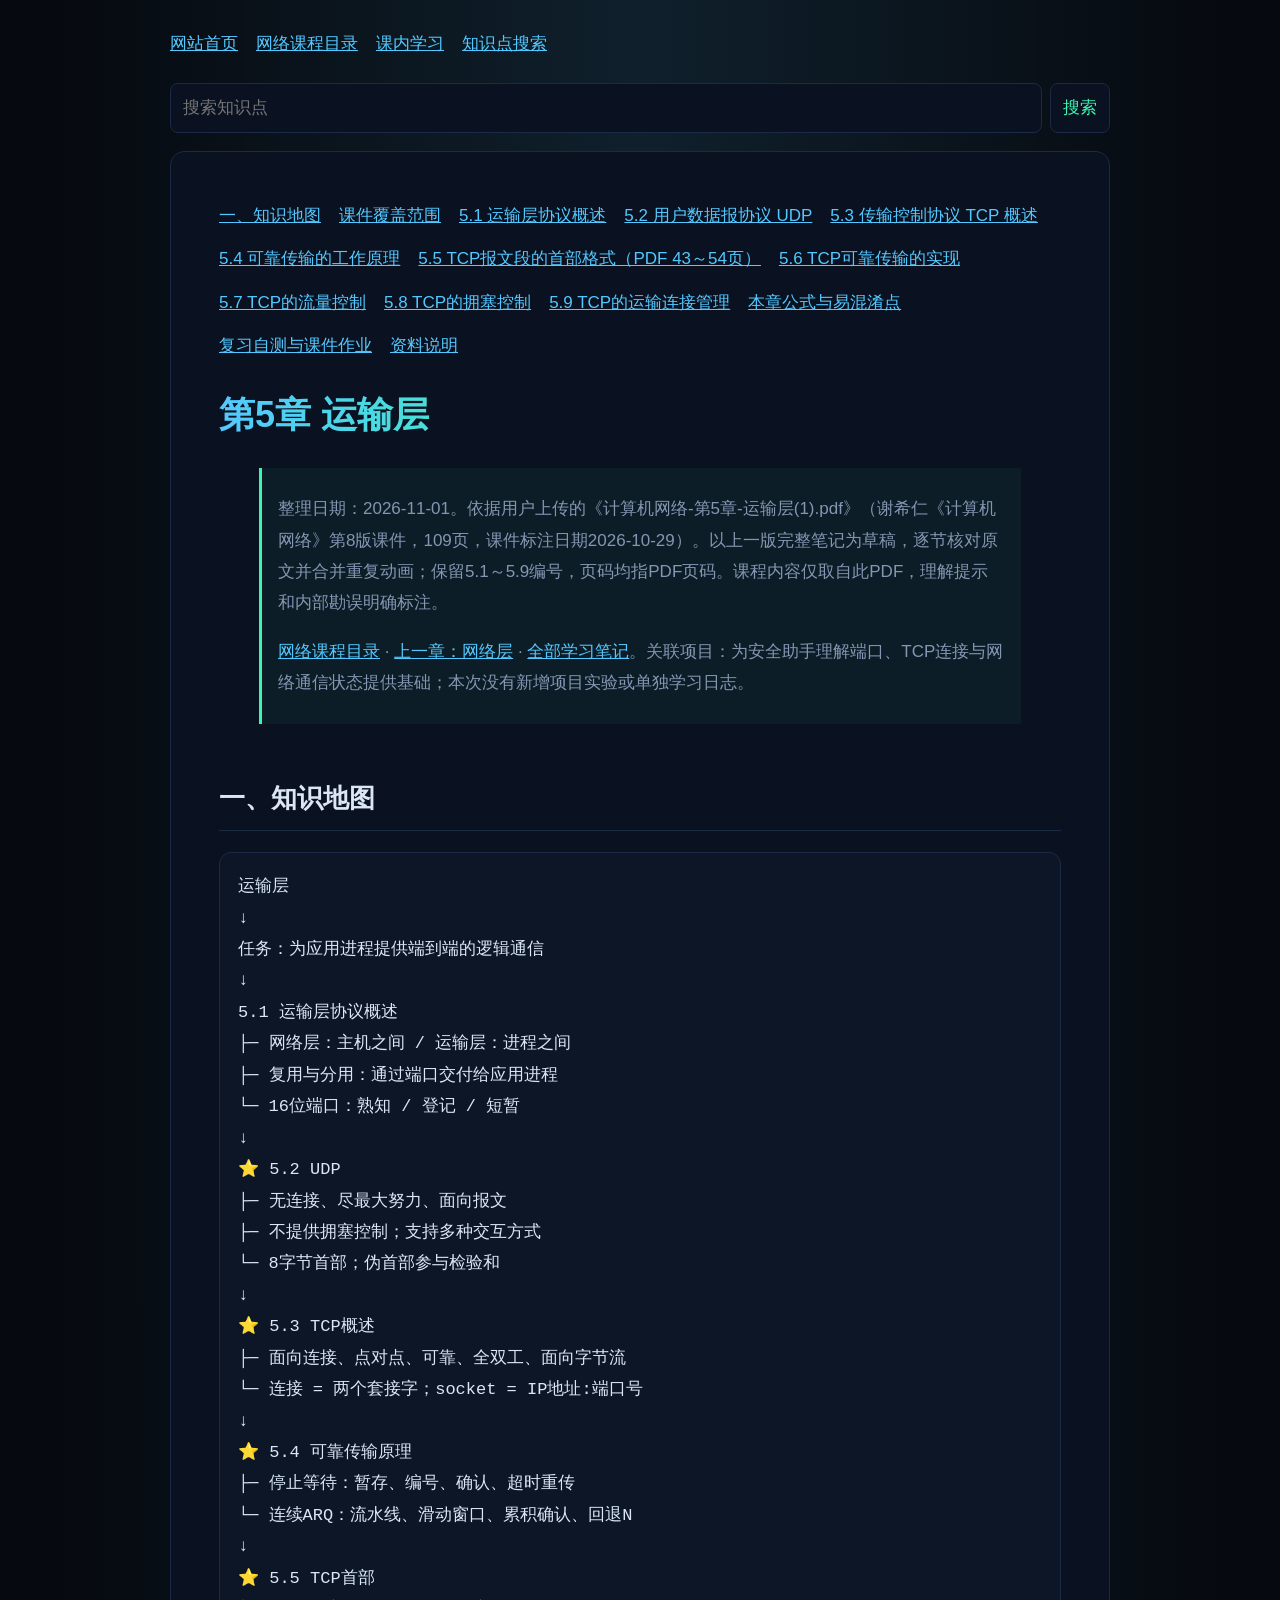
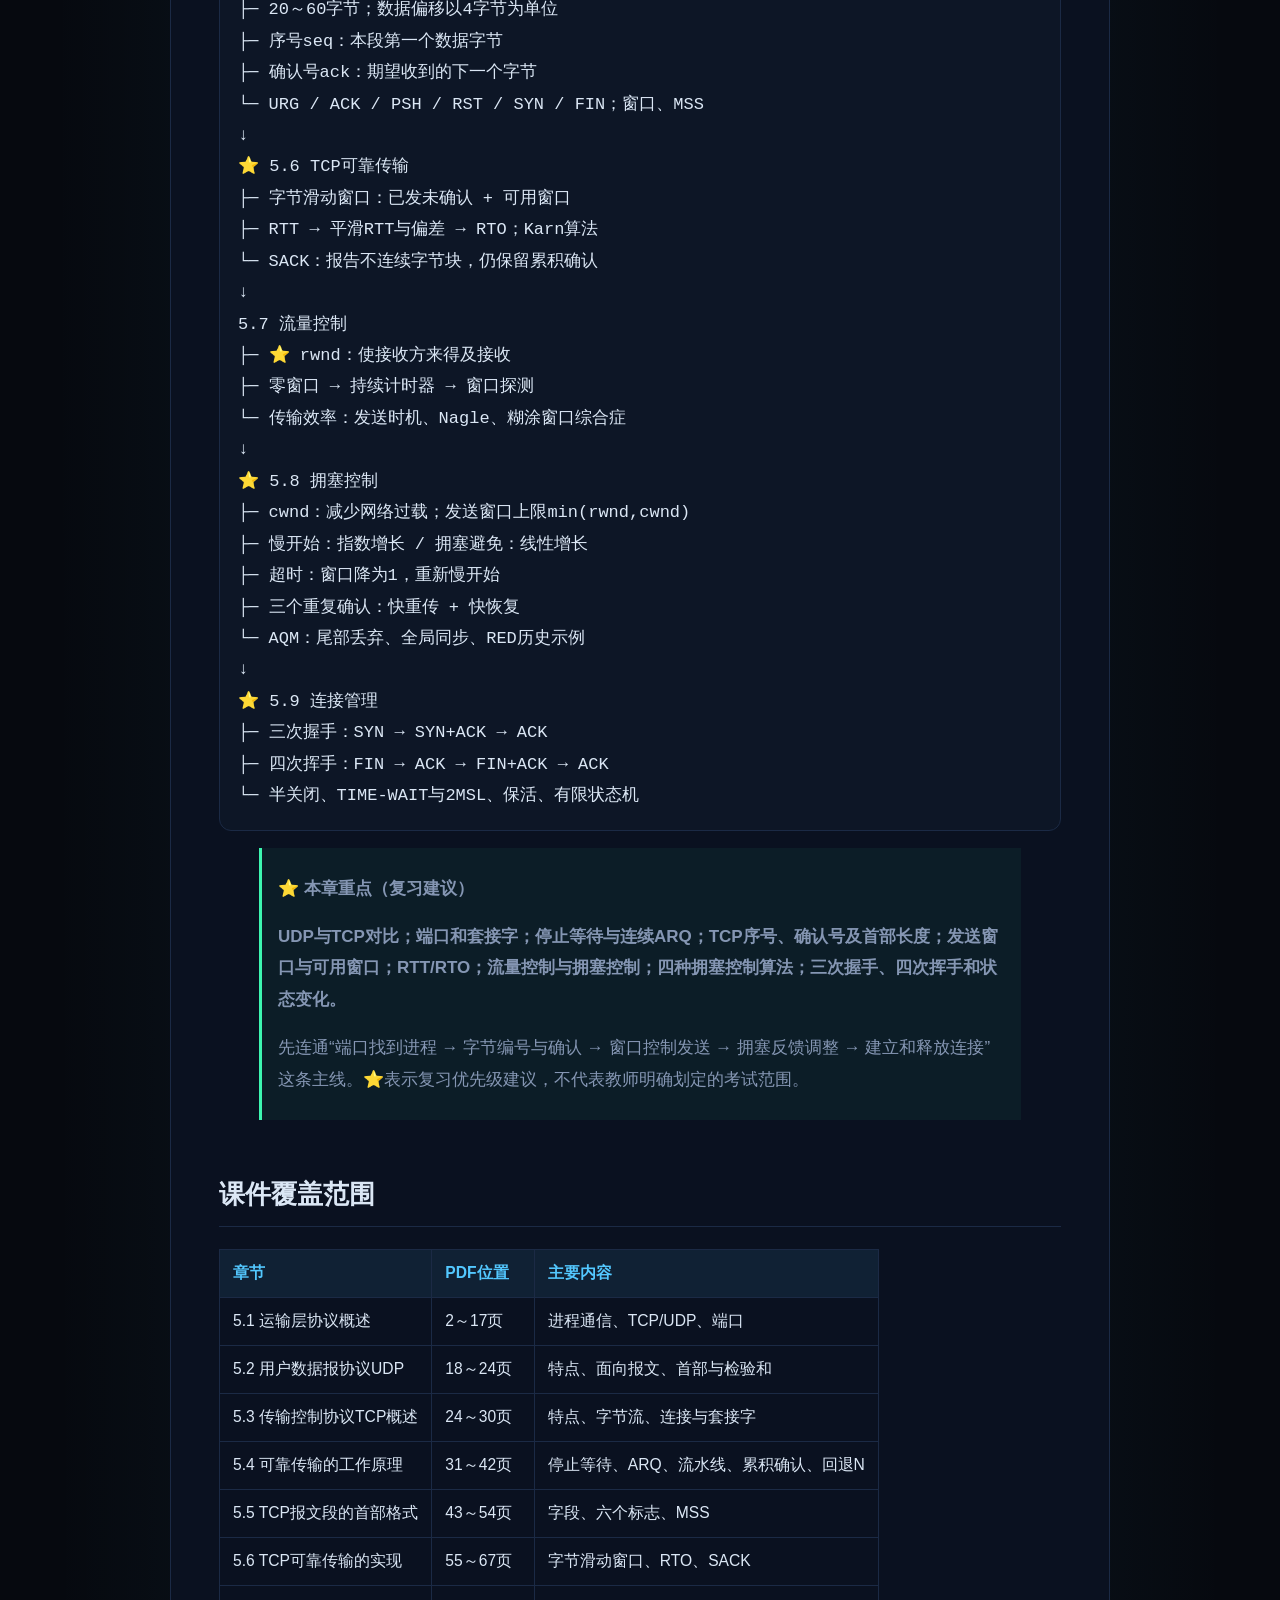
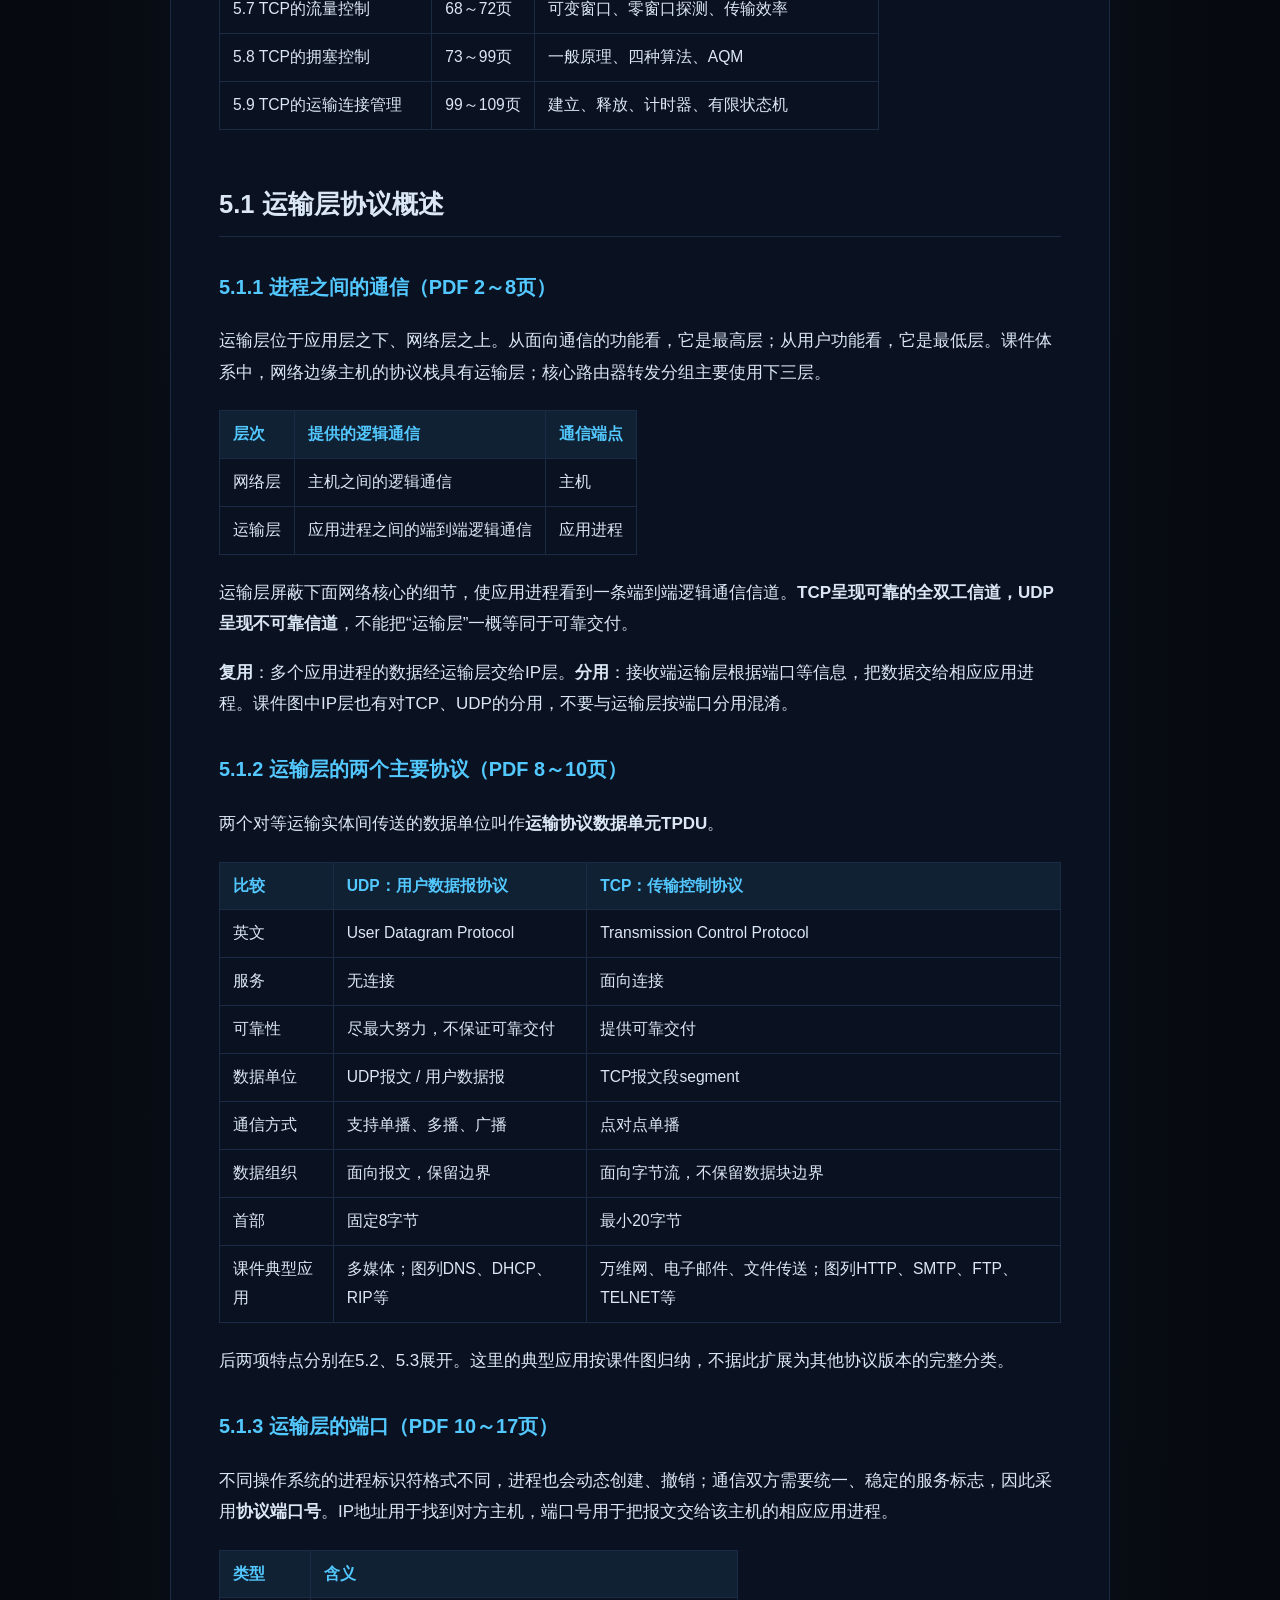
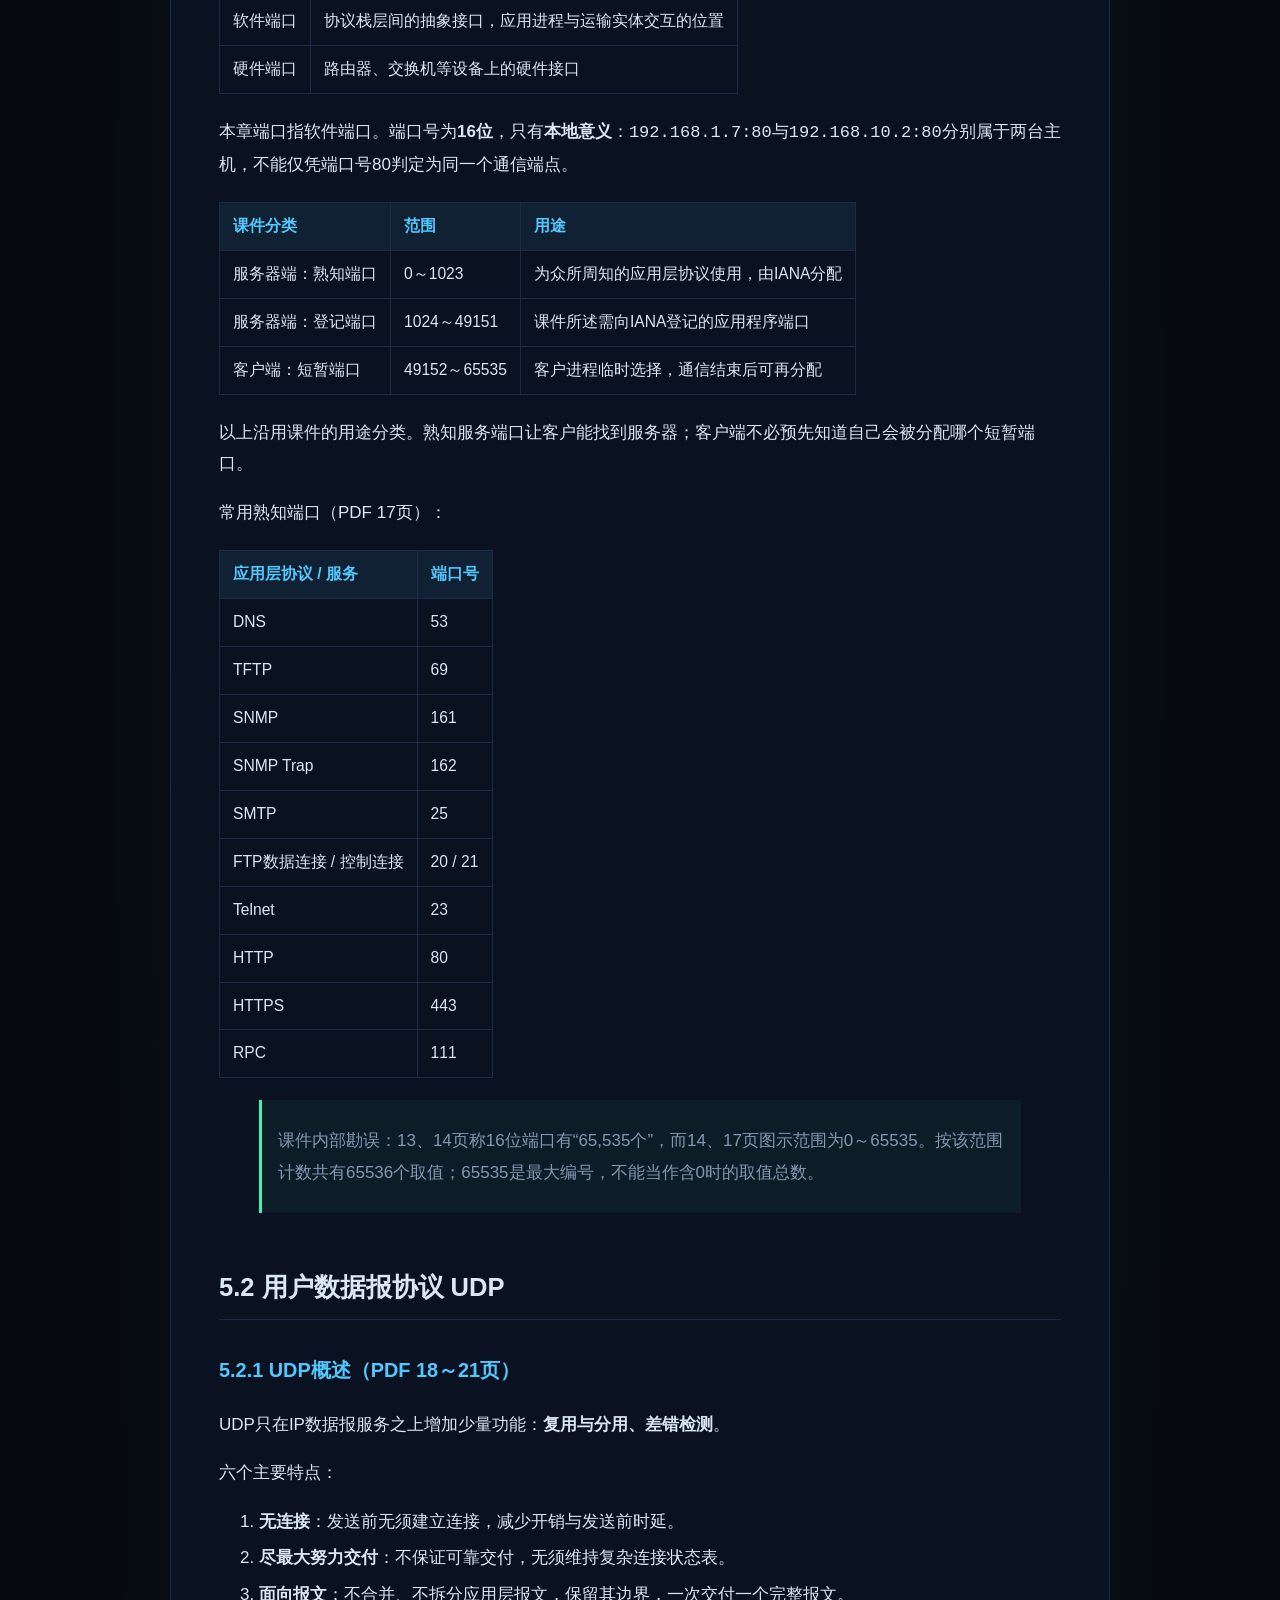
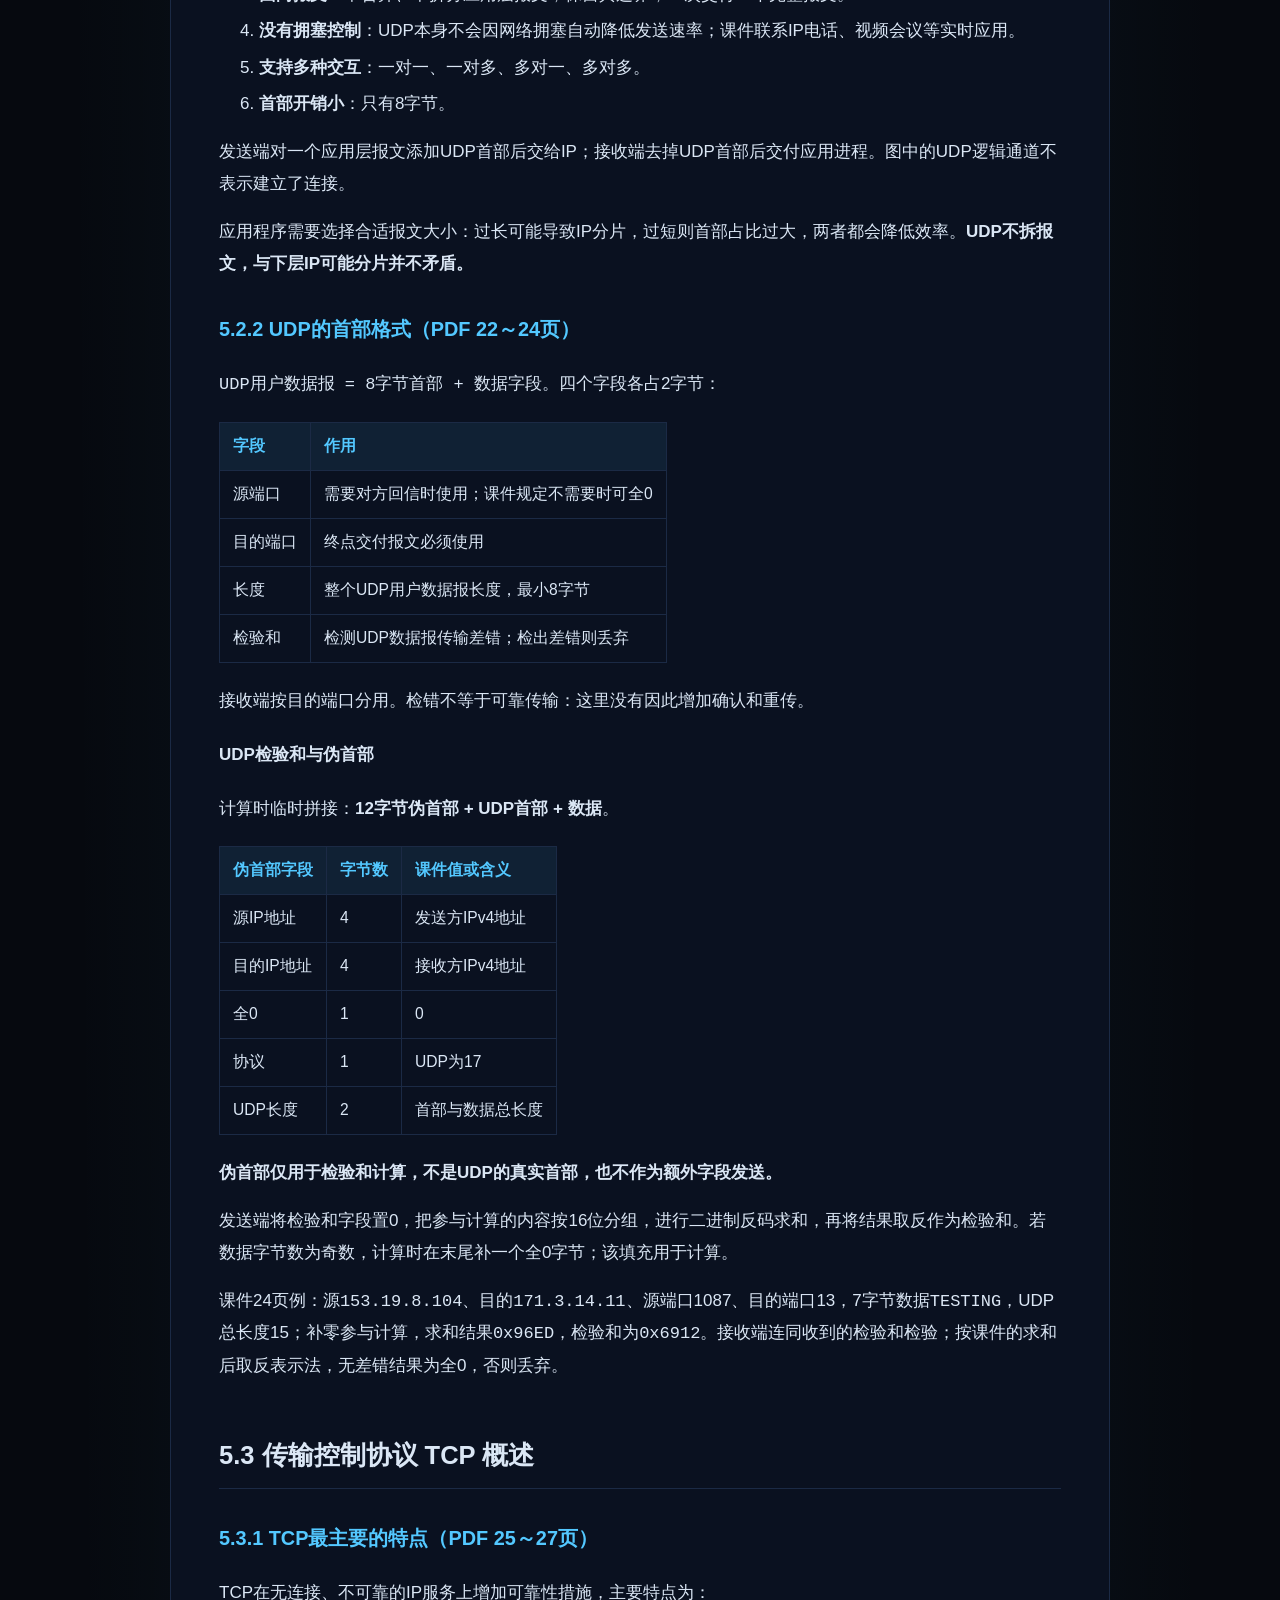
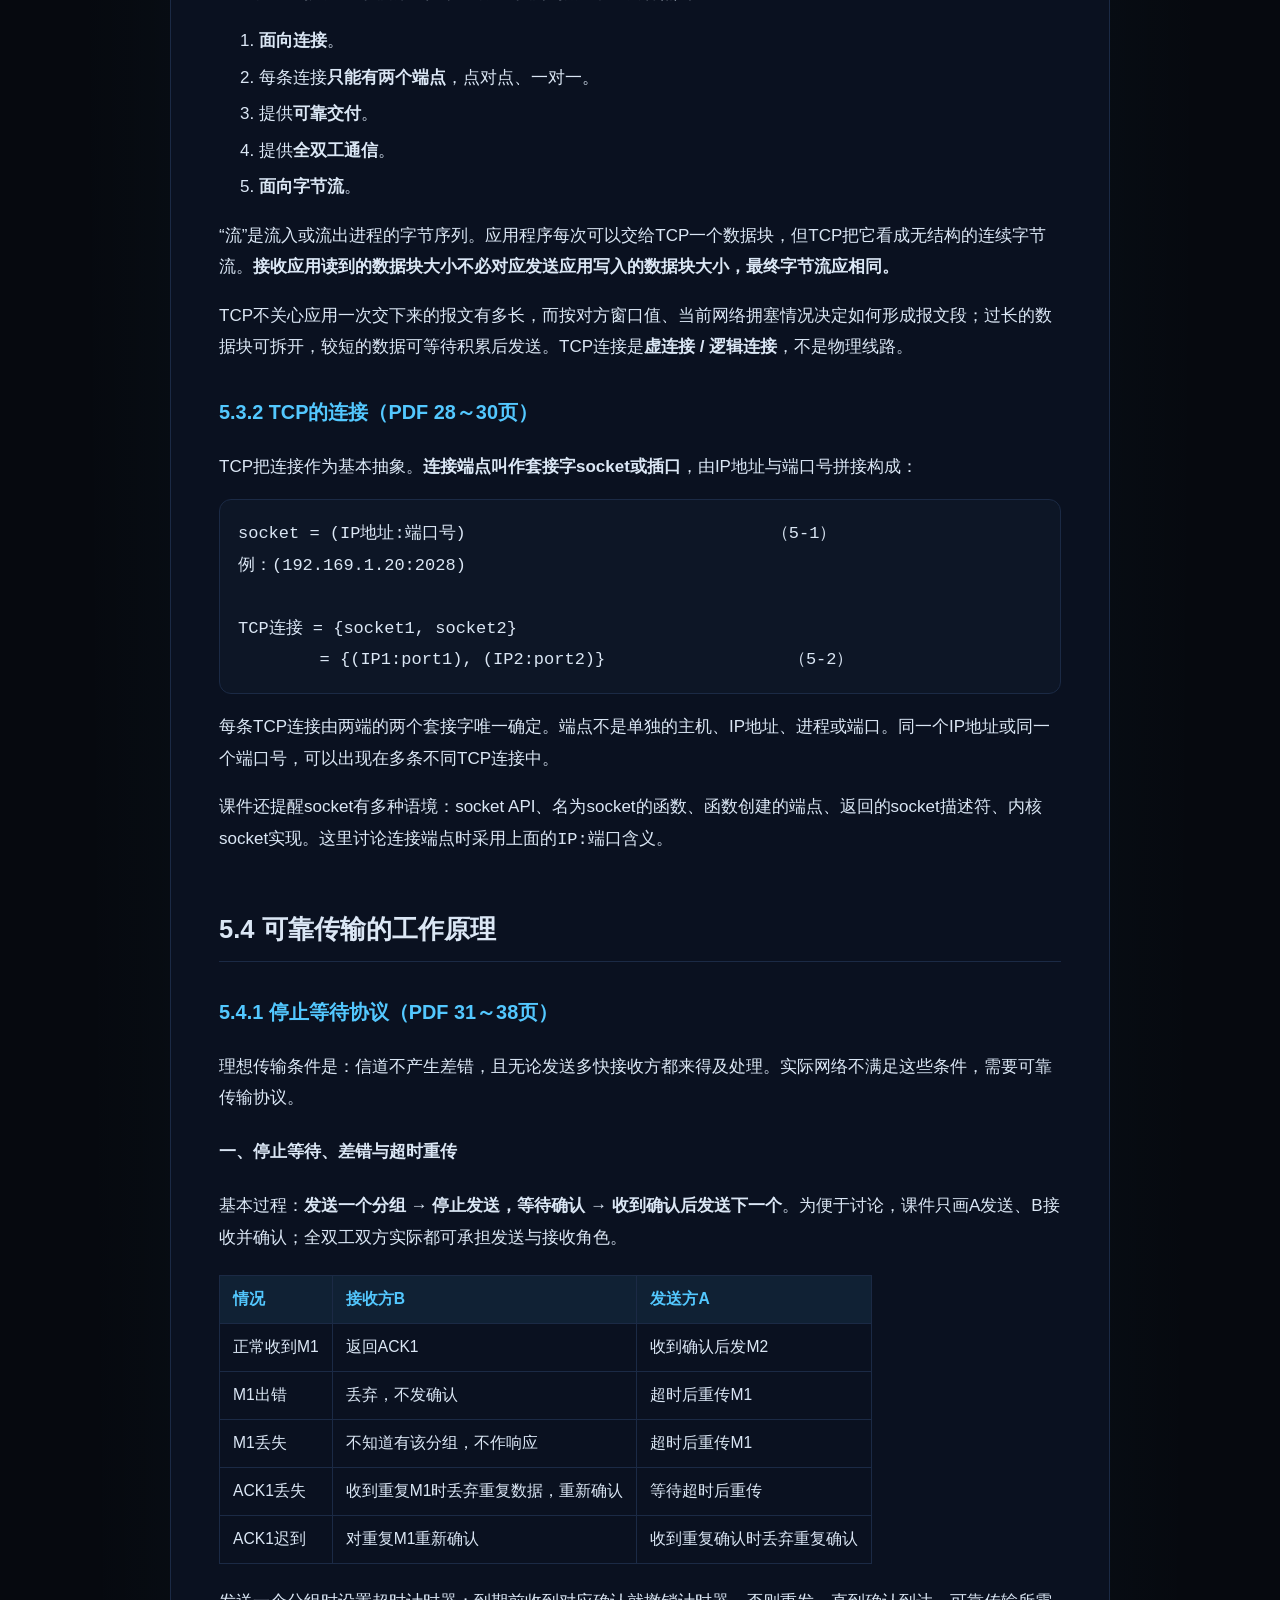
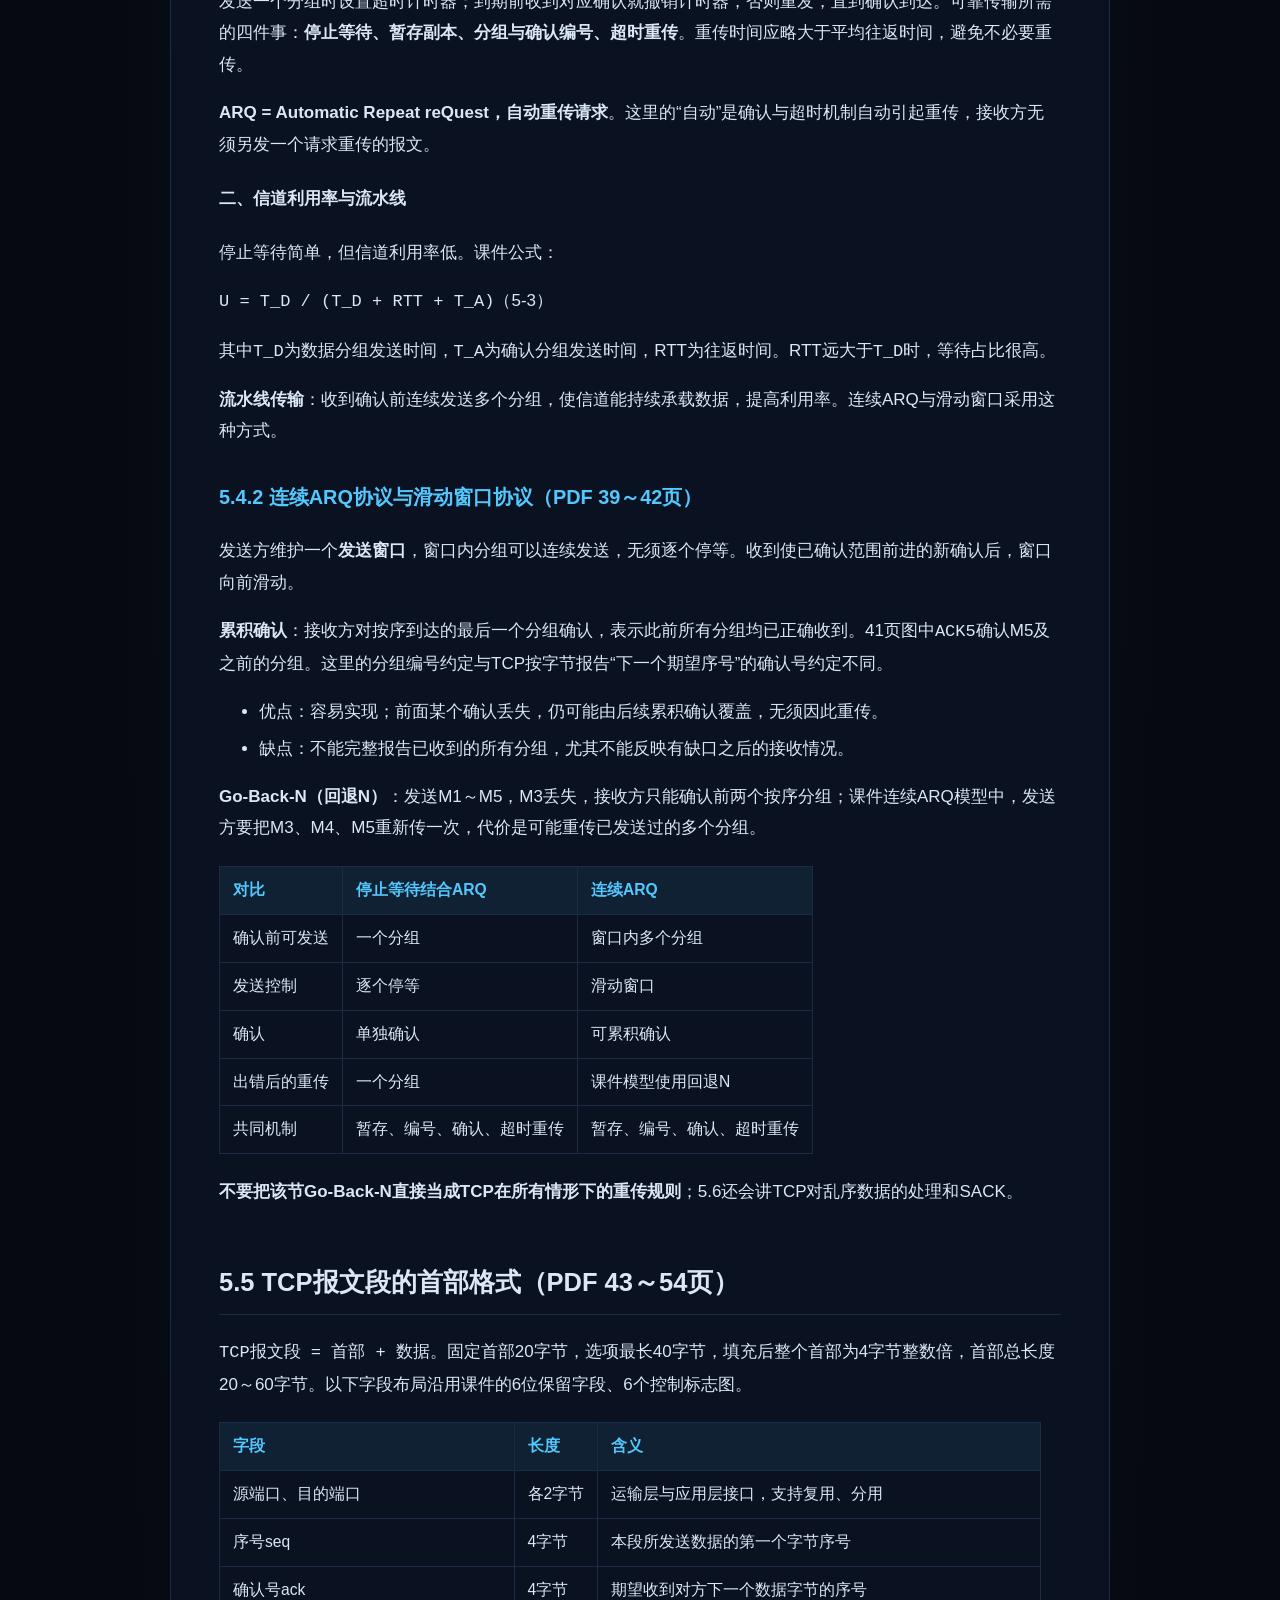
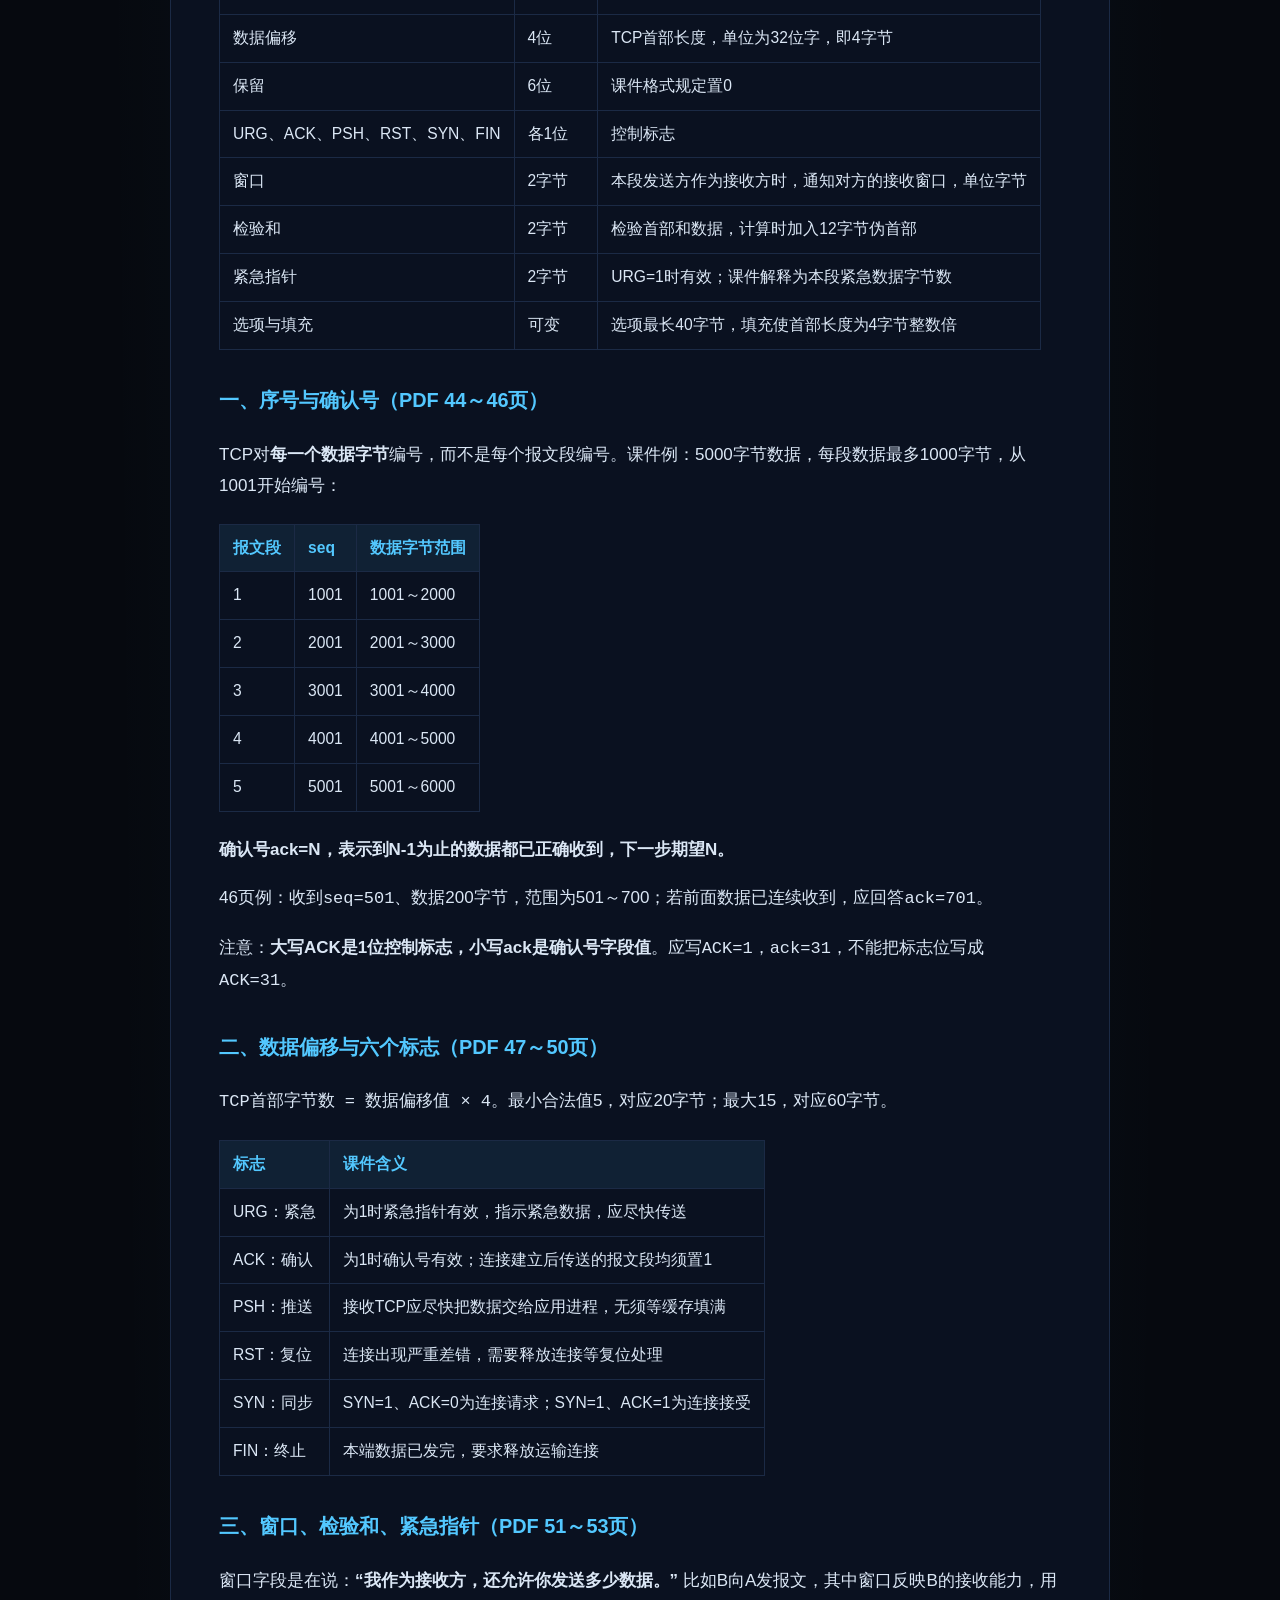
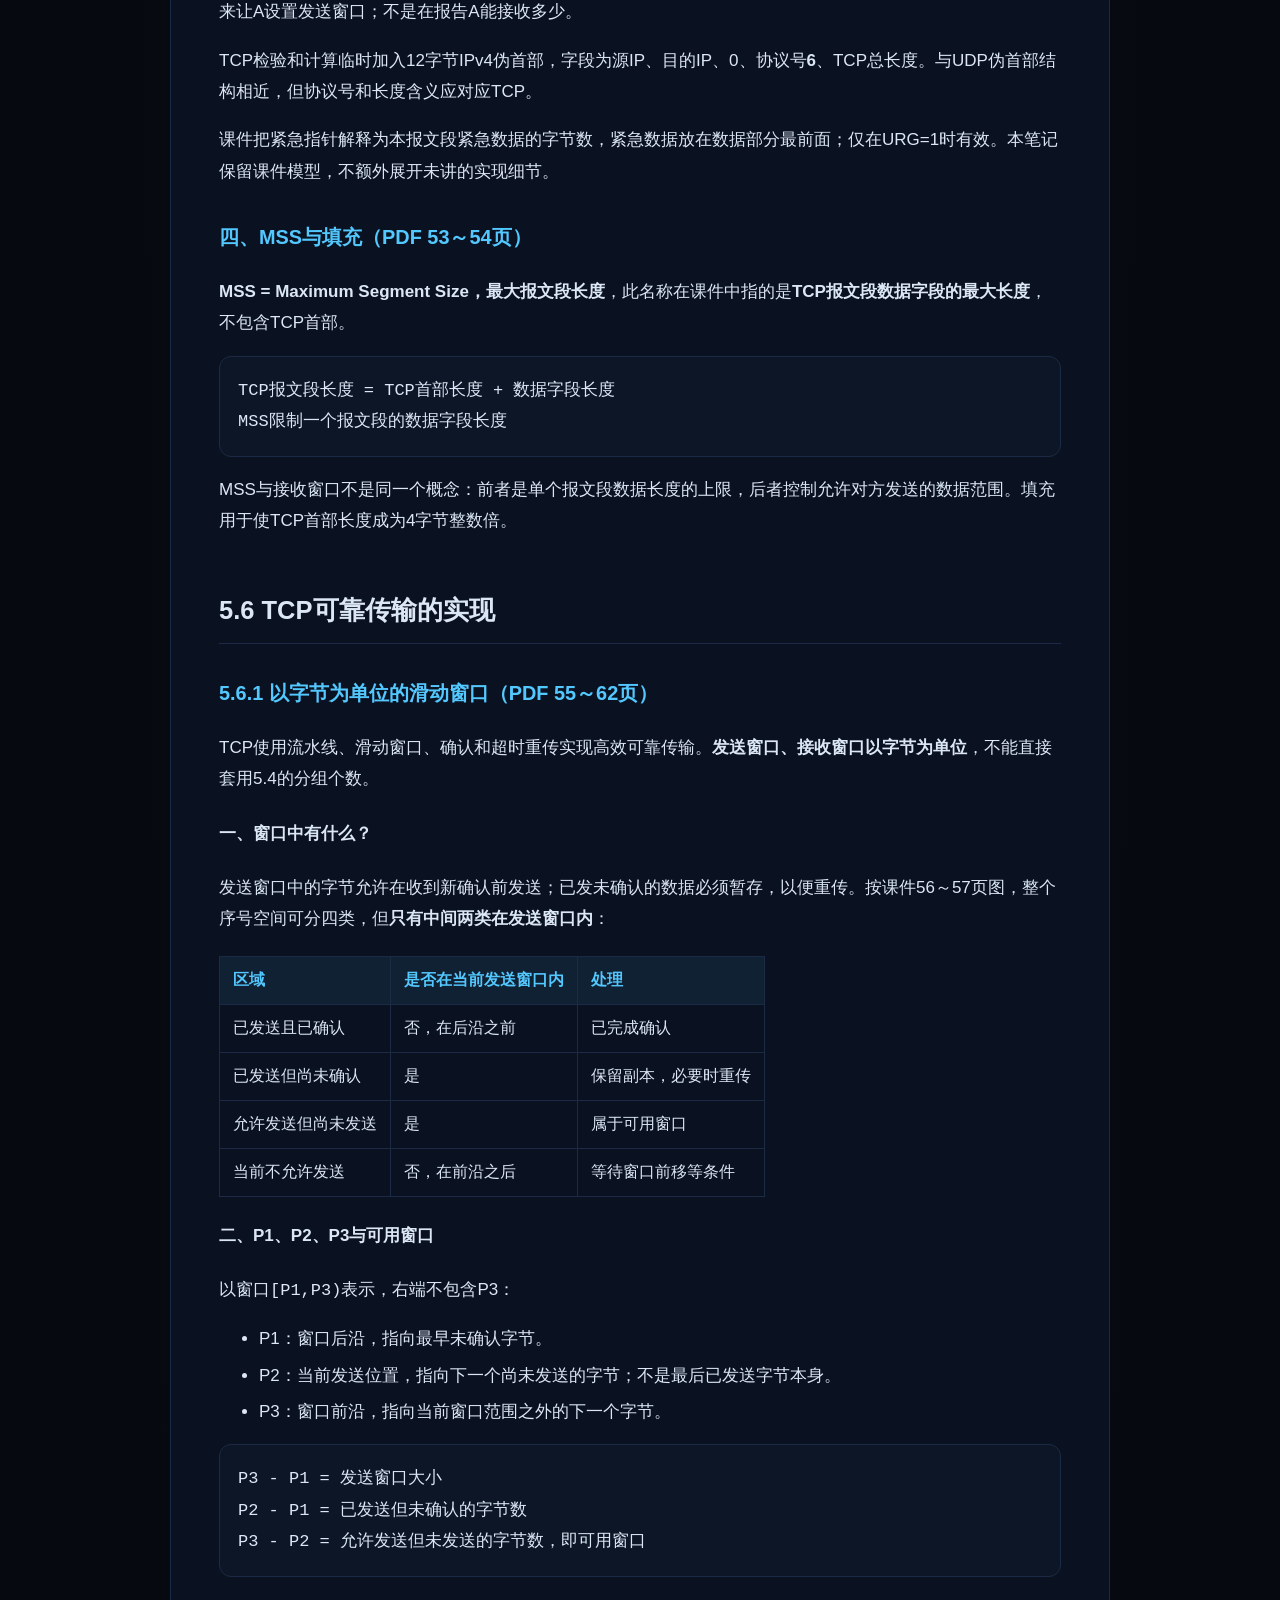
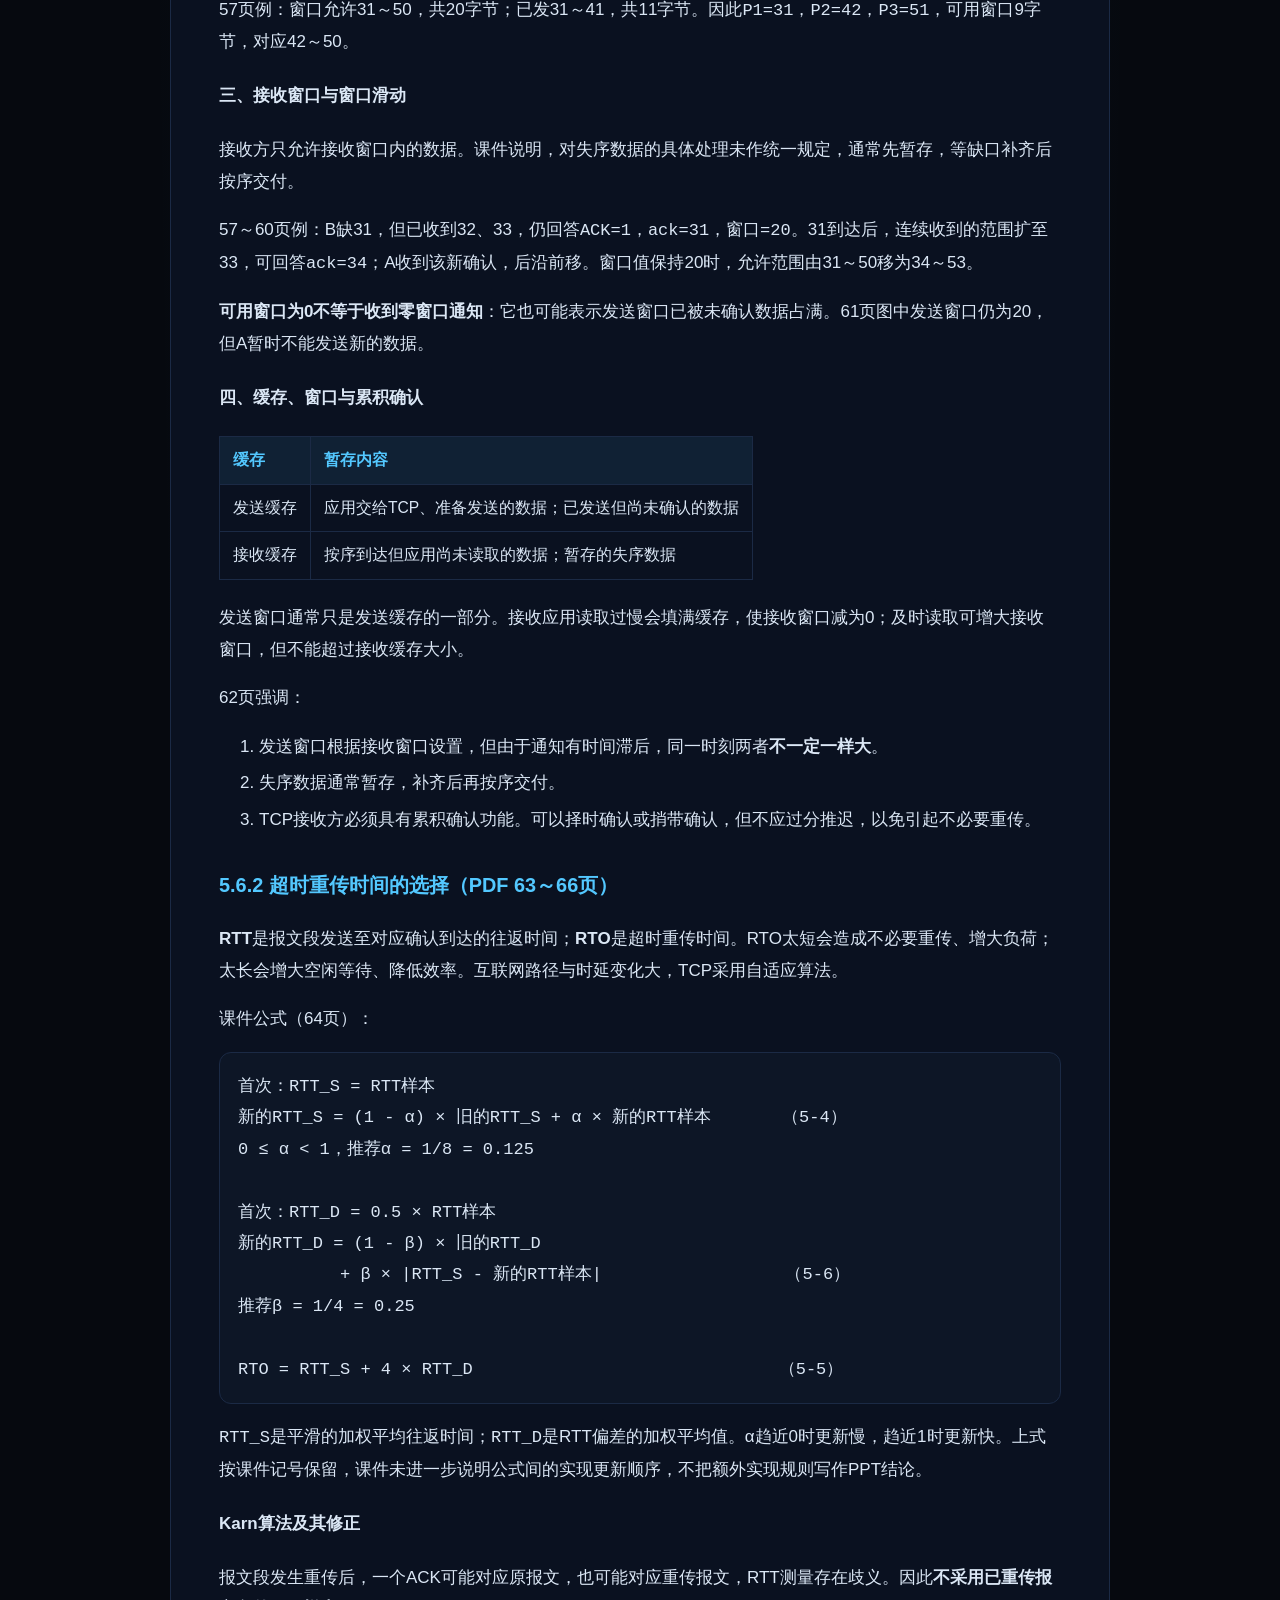
<file: docs/network/05-transport-layer.html>
<!doctype html>
<html lang="zh-CN"><head><meta charset="utf-8"><meta name="viewport" content="width=device-width, initial-scale=1"><title>第5章 运输层 · 计算机网络复习笔记</title><meta name="description" content="计算机网络第5章中文复习笔记：端口、UDP与TCP、可靠传输、滑动窗口、流量控制、拥塞控制、三次握手与四次挥手。"><meta name="robots" content="index,follow"><link rel="canonical" href="https://tangxiinrui1119.github.io/AI-Windows-Security-Assistant/network/05-transport-layer.html"><link rel="sitemap" type="application/xml" href="../sitemap.xml"><style>
:root{--bg:#06090f;--panel:#0a1120;--panel2:#0d1626;--border:#1b2a45;--text:#dbe7f5;--dim:#8596b3;--cyan:#53c8ff;--green:#3df5b0}
body{margin:0;background:radial-gradient(ellipse at 50% 0,rgba(83,200,255,.12),transparent 65%),var(--bg);color:var(--text);font:17px/1.85 -apple-system,"PingFang SC","Microsoft YaHei","Segoe UI",sans-serif;min-height:100vh}
main{max-width:940px;margin:auto;padding:28px 24px 70px}
article{background:var(--panel);border:1px solid var(--border);border-radius:14px;padding:clamp(18px,4vw,48px)}
a{color:var(--cyan)}a:hover{color:var(--green)}
nav{display:flex;flex-wrap:wrap;gap:12px 18px;margin-bottom:24px}
h1{font-size:clamp(24px,4.5vw,36px);line-height:1.3;background:linear-gradient(92deg,#53c8ff,#3df5b0,#9d7bff);background-clip:text;color:transparent}
h2{margin-top:2em;border-bottom:1px solid var(--border);padding-bottom:8px}h3{margin-top:1.6em;color:var(--cyan)}
table{display:block;overflow:auto;border-collapse:collapse;max-width:100%;margin:22px 0;font-size:.92em}
td,th{border:1px solid var(--border);padding:9px 13px;text-align:left}th{background:rgba(83,200,255,.09);color:var(--cyan)}
pre{overflow:auto;padding:18px;background:var(--panel2);border:1px solid var(--border);border-radius:12px}
code{font-family:"Cascadia Code",Consolas,monospace;overflow-wrap:anywhere}
blockquote{border-left:3px solid var(--green);padding:8px 16px;background:rgba(61,245,176,.05);color:var(--dim)}
.search{display:flex;gap:8px;margin:18px 0}
input,button{padding:8px 12px;font:inherit;color:inherit;background:var(--panel);border:1px solid var(--border);border-radius:8px}
input{min-width:0;flex:1}button{color:var(--green);cursor:pointer}
footer{margin-top:28px;color:var(--dim)}li{margin:5px 0}
@media(max-width:600px){main{padding:16px 10px}body{font-size:16px}}
</style></head><body><main><nav><a href="../index.html">网站首页</a><a href="index.html">网络课程目录</a><a href="../reader.html?f=notes/courses/README.md">课内学习</a><a href="../search.html">知识点搜索</a></nav><form class="search" action="../search.html" role="search"><input type="search" name="q" aria-label="搜索笔记与项目" placeholder="搜索知识点"><button>搜索</button></form><article><nav aria-label="章节目录"><a href="#section-1">一、知识地图</a><a href="#section-2">课件覆盖范围</a><a href="#section-3">5.1 运输层协议概述</a><a href="#section-7">5.2 用户数据报协议 UDP</a><a href="#section-11">5.3 传输控制协议 TCP 概述</a><a href="#section-14">5.4 可靠传输的工作原理</a><a href="#section-19">5.5 TCP报文段的首部格式（PDF 43～54页）</a><a href="#section-24">5.6 TCP可靠传输的实现</a><a href="#section-33">5.7 TCP的流量控制</a><a href="#section-38">5.8 TCP的拥塞控制</a><a href="#section-46">5.9 TCP的运输连接管理</a><a href="#section-52">本章公式与易混淆点</a><a href="#section-53">复习自测与课件作业</a><a href="#section-54">资料说明</a></nav><h1 id="section-0">第5章 运输层</h1>
<blockquote>
<p>整理日期：2026-11-01。依据用户上传的《计算机网络-第5章-运输层(1).pdf》（谢希仁《计算机网络》第8版课件，109页，课件标注日期2026-10-29）。以上一版完整笔记为草稿，逐节核对原文并合并重复动画；保留5.1～5.9编号，页码均指PDF页码。课程内容仅取自此PDF，理解提示和内部勘误明确标注。</p>
<p><a href="index.html">网络课程目录</a> · <a href="04-network-layer.html">上一章：网络层</a> · <a href="../reader.html?f=notes%2FREADME.md">全部学习笔记</a>。关联项目：为安全助手理解端口、TCP连接与网络通信状态提供基础；本次没有新增项目实验或单独学习日志。</p>
</blockquote>
<h2 id="section-1">一、知识地图</h2>
<pre><code>运输层
↓
任务：为应用进程提供端到端的逻辑通信
↓
5.1 运输层协议概述
├─ 网络层：主机之间 / 运输层：进程之间
├─ 复用与分用：通过端口交付给应用进程
└─ 16位端口：熟知 / 登记 / 短暂
↓
⭐ 5.2 UDP
├─ 无连接、尽最大努力、面向报文
├─ 不提供拥塞控制；支持多种交互方式
└─ 8字节首部；伪首部参与检验和
↓
⭐ 5.3 TCP概述
├─ 面向连接、点对点、可靠、全双工、面向字节流
└─ 连接 = 两个套接字；socket = IP地址:端口号
↓
⭐ 5.4 可靠传输原理
├─ 停止等待：暂存、编号、确认、超时重传
└─ 连续ARQ：流水线、滑动窗口、累积确认、回退N
↓
⭐ 5.5 TCP首部
├─ 20～60字节；数据偏移以4字节为单位
├─ 序号seq：本段第一个数据字节
├─ 确认号ack：期望收到的下一个字节
└─ URG / ACK / PSH / RST / SYN / FIN；窗口、MSS
↓
⭐ 5.6 TCP可靠传输
├─ 字节滑动窗口：已发未确认 + 可用窗口
├─ RTT → 平滑RTT与偏差 → RTO；Karn算法
└─ SACK：报告不连续字节块，仍保留累积确认
↓
5.7 流量控制
├─ ⭐ rwnd：使接收方来得及接收
├─ 零窗口 → 持续计时器 → 窗口探测
└─ 传输效率：发送时机、Nagle、糊涂窗口综合症
↓
⭐ 5.8 拥塞控制
├─ cwnd：减少网络过载；发送窗口上限min(rwnd,cwnd)
├─ 慢开始：指数增长 / 拥塞避免：线性增长
├─ 超时：窗口降为1，重新慢开始
├─ 三个重复确认：快重传 + 快恢复
└─ AQM：尾部丢弃、全局同步、RED历史示例
↓
⭐ 5.9 连接管理
├─ 三次握手：SYN → SYN+ACK → ACK
├─ 四次挥手：FIN → ACK → FIN+ACK → ACK
└─ 半关闭、TIME-WAIT与2MSL、保活、有限状态机
</code></pre>
<blockquote>
<p><strong>⭐ 本章重点（复习建议）</strong></p>
<p><strong>UDP与TCP对比；端口和套接字；停止等待与连续ARQ；TCP序号、确认号及首部长度；发送窗口与可用窗口；RTT/RTO；流量控制与拥塞控制；四种拥塞控制算法；三次握手、四次挥手和状态变化。</strong></p>
<p>先连通“端口找到进程 → 字节编号与确认 → 窗口控制发送 → 拥塞反馈调整 → 建立和释放连接”这条主线。⭐表示复习优先级建议，不代表教师明确划定的考试范围。</p>
</blockquote>
<h2 id="section-2">课件覆盖范围</h2>
<table>
<thead>
<tr>
<th>章节</th>
<th>PDF位置</th>
<th>主要内容</th>
</tr>
</thead>
<tbody><tr>
<td>5.1 运输层协议概述</td>
<td>2～17页</td>
<td>进程通信、TCP/UDP、端口</td>
</tr>
<tr>
<td>5.2 用户数据报协议UDP</td>
<td>18～24页</td>
<td>特点、面向报文、首部与检验和</td>
</tr>
<tr>
<td>5.3 传输控制协议TCP概述</td>
<td>24～30页</td>
<td>特点、字节流、连接与套接字</td>
</tr>
<tr>
<td>5.4 可靠传输的工作原理</td>
<td>31～42页</td>
<td>停止等待、ARQ、流水线、累积确认、回退N</td>
</tr>
<tr>
<td>5.5 TCP报文段的首部格式</td>
<td>43～54页</td>
<td>字段、六个标志、MSS</td>
</tr>
<tr>
<td>5.6 TCP可靠传输的实现</td>
<td>55～67页</td>
<td>字节滑动窗口、RTO、SACK</td>
</tr>
<tr>
<td>5.7 TCP的流量控制</td>
<td>68～72页</td>
<td>可变窗口、零窗口探测、传输效率</td>
</tr>
<tr>
<td>5.8 TCP的拥塞控制</td>
<td>73～99页</td>
<td>一般原理、四种算法、AQM</td>
</tr>
<tr>
<td>5.9 TCP的运输连接管理</td>
<td>99～109页</td>
<td>建立、释放、计时器、有限状态机</td>
</tr>
</tbody></table>
<h2 id="section-3">5.1 运输层协议概述</h2>
<h3 id="section-4">5.1.1 进程之间的通信（PDF 2～8页）</h3>
<p>运输层位于应用层之下、网络层之上。从面向通信的功能看，它是最高层；从用户功能看，它是最低层。课件体系中，网络边缘主机的协议栈具有运输层；核心路由器转发分组主要使用下三层。</p>
<table>
<thead>
<tr>
<th>层次</th>
<th>提供的逻辑通信</th>
<th>通信端点</th>
</tr>
</thead>
<tbody><tr>
<td>网络层</td>
<td>主机之间的逻辑通信</td>
<td>主机</td>
</tr>
<tr>
<td>运输层</td>
<td>应用进程之间的端到端逻辑通信</td>
<td>应用进程</td>
</tr>
</tbody></table>
<p>运输层屏蔽下面网络核心的细节，使应用进程看到一条端到端逻辑通信信道。<strong>TCP呈现可靠的全双工信道，UDP呈现不可靠信道</strong>，不能把“运输层”一概等同于可靠交付。</p>
<p><strong>复用</strong>：多个应用进程的数据经运输层交给IP层。<strong>分用</strong>：接收端运输层根据端口等信息，把数据交给相应应用进程。课件图中IP层也有对TCP、UDP的分用，不要与运输层按端口分用混淆。</p>
<h3 id="section-5">5.1.2 运输层的两个主要协议（PDF 8～10页）</h3>
<p>两个对等运输实体间传送的数据单位叫作<strong>运输协议数据单元TPDU</strong>。</p>
<table>
<thead>
<tr>
<th>比较</th>
<th>UDP：用户数据报协议</th>
<th>TCP：传输控制协议</th>
</tr>
</thead>
<tbody><tr>
<td>英文</td>
<td>User Datagram Protocol</td>
<td>Transmission Control Protocol</td>
</tr>
<tr>
<td>服务</td>
<td>无连接</td>
<td>面向连接</td>
</tr>
<tr>
<td>可靠性</td>
<td>尽最大努力，不保证可靠交付</td>
<td>提供可靠交付</td>
</tr>
<tr>
<td>数据单位</td>
<td>UDP报文 / 用户数据报</td>
<td>TCP报文段segment</td>
</tr>
<tr>
<td>通信方式</td>
<td>支持单播、多播、广播</td>
<td>点对点单播</td>
</tr>
<tr>
<td>数据组织</td>
<td>面向报文，保留边界</td>
<td>面向字节流，不保留数据块边界</td>
</tr>
<tr>
<td>首部</td>
<td>固定8字节</td>
<td>最小20字节</td>
</tr>
<tr>
<td>课件典型应用</td>
<td>多媒体；图列DNS、DHCP、RIP等</td>
<td>万维网、电子邮件、文件传送；图列HTTP、SMTP、FTP、TELNET等</td>
</tr>
</tbody></table>
<p>后两项特点分别在5.2、5.3展开。这里的典型应用按课件图归纳，不据此扩展为其他协议版本的完整分类。</p>
<h3 id="section-6">5.1.3 运输层的端口（PDF 10～17页）</h3>
<p>不同操作系统的进程标识符格式不同，进程也会动态创建、撤销；通信双方需要统一、稳定的服务标志，因此采用<strong>协议端口号</strong>。IP地址用于找到对方主机，端口号用于把报文交给该主机的相应应用进程。</p>
<table>
<thead>
<tr>
<th>类型</th>
<th>含义</th>
</tr>
</thead>
<tbody><tr>
<td>软件端口</td>
<td>协议栈层间的抽象接口，应用进程与运输实体交互的位置</td>
</tr>
<tr>
<td>硬件端口</td>
<td>路由器、交换机等设备上的硬件接口</td>
</tr>
</tbody></table>
<p>本章端口指软件端口。端口号为<strong>16位</strong>，只有<strong>本地意义</strong>：<code>192.168.1.7:80</code>与<code>192.168.10.2:80</code>分别属于两台主机，不能仅凭端口号80判定为同一个通信端点。</p>
<table>
<thead>
<tr>
<th>课件分类</th>
<th>范围</th>
<th>用途</th>
</tr>
</thead>
<tbody><tr>
<td>服务器端：熟知端口</td>
<td>0～1023</td>
<td>为众所周知的应用层协议使用，由IANA分配</td>
</tr>
<tr>
<td>服务器端：登记端口</td>
<td>1024～49151</td>
<td>课件所述需向IANA登记的应用程序端口</td>
</tr>
<tr>
<td>客户端：短暂端口</td>
<td>49152～65535</td>
<td>客户进程临时选择，通信结束后可再分配</td>
</tr>
</tbody></table>
<p>以上沿用课件的用途分类。熟知服务端口让客户能找到服务器；客户端不必预先知道自己会被分配哪个短暂端口。</p>
<p>常用熟知端口（PDF 17页）：</p>
<table>
<thead>
<tr>
<th>应用层协议 / 服务</th>
<th align="right">端口号</th>
</tr>
</thead>
<tbody><tr>
<td>DNS</td>
<td align="right">53</td>
</tr>
<tr>
<td>TFTP</td>
<td align="right">69</td>
</tr>
<tr>
<td>SNMP</td>
<td align="right">161</td>
</tr>
<tr>
<td>SNMP Trap</td>
<td align="right">162</td>
</tr>
<tr>
<td>SMTP</td>
<td align="right">25</td>
</tr>
<tr>
<td>FTP数据连接 / 控制连接</td>
<td align="right">20 / 21</td>
</tr>
<tr>
<td>Telnet</td>
<td align="right">23</td>
</tr>
<tr>
<td>HTTP</td>
<td align="right">80</td>
</tr>
<tr>
<td>HTTPS</td>
<td align="right">443</td>
</tr>
<tr>
<td>RPC</td>
<td align="right">111</td>
</tr>
</tbody></table>
<blockquote>
<p>课件内部勘误：13、14页称16位端口有“65,535个”，而14、17页图示范围为0～65535。按该范围计数共有65536个取值；65535是最大编号，不能当作含0时的取值总数。</p>
</blockquote>
<h2 id="section-7">5.2 用户数据报协议 UDP</h2>
<h3 id="section-8">5.2.1 UDP概述（PDF 18～21页）</h3>
<p>UDP只在IP数据报服务之上增加少量功能：<strong>复用与分用、差错检测</strong>。</p>
<p>六个主要特点：</p>
<ol>
<li><strong>无连接</strong>：发送前无须建立连接，减少开销与发送前时延。</li>
<li><strong>尽最大努力交付</strong>：不保证可靠交付，无须维持复杂连接状态表。</li>
<li><strong>面向报文</strong>：不合并、不拆分应用层报文，保留其边界，一次交付一个完整报文。</li>
<li><strong>没有拥塞控制</strong>：UDP本身不会因网络拥塞自动降低发送速率；课件联系IP电话、视频会议等实时应用。</li>
<li><strong>支持多种交互</strong>：一对一、一对多、多对一、多对多。</li>
<li><strong>首部开销小</strong>：只有8字节。</li>
</ol>
<p>发送端对一个应用层报文添加UDP首部后交给IP；接收端去掉UDP首部后交付应用进程。图中的UDP逻辑通道不表示建立了连接。</p>
<p>应用程序需要选择合适报文大小：过长可能导致IP分片，过短则首部占比过大，两者都会降低效率。<strong>UDP不拆报文，与下层IP可能分片并不矛盾。</strong></p>
<h3 id="section-9">5.2.2 UDP的首部格式（PDF 22～24页）</h3>
<p><code>UDP用户数据报 = 8字节首部 + 数据字段</code>。四个字段各占2字节：</p>
<table>
<thead>
<tr>
<th>字段</th>
<th>作用</th>
</tr>
</thead>
<tbody><tr>
<td>源端口</td>
<td>需要对方回信时使用；课件规定不需要时可全0</td>
</tr>
<tr>
<td>目的端口</td>
<td>终点交付报文必须使用</td>
</tr>
<tr>
<td>长度</td>
<td>整个UDP用户数据报长度，最小8字节</td>
</tr>
<tr>
<td>检验和</td>
<td>检测UDP数据报传输差错；检出差错则丢弃</td>
</tr>
</tbody></table>
<p>接收端按目的端口分用。检错不等于可靠传输：这里没有因此增加确认和重传。</p>
<h4 id="section-10">UDP检验和与伪首部</h4>
<p>计算时临时拼接：<strong>12字节伪首部 + UDP首部 + 数据</strong>。</p>
<table>
<thead>
<tr>
<th>伪首部字段</th>
<th align="right">字节数</th>
<th>课件值或含义</th>
</tr>
</thead>
<tbody><tr>
<td>源IP地址</td>
<td align="right">4</td>
<td>发送方IPv4地址</td>
</tr>
<tr>
<td>目的IP地址</td>
<td align="right">4</td>
<td>接收方IPv4地址</td>
</tr>
<tr>
<td>全0</td>
<td align="right">1</td>
<td>0</td>
</tr>
<tr>
<td>协议</td>
<td align="right">1</td>
<td>UDP为17</td>
</tr>
<tr>
<td>UDP长度</td>
<td align="right">2</td>
<td>首部与数据总长度</td>
</tr>
</tbody></table>
<p><strong>伪首部仅用于检验和计算，不是UDP的真实首部，也不作为额外字段发送。</strong></p>
<p>发送端将检验和字段置0，把参与计算的内容按16位分组，进行二进制反码求和，再将结果取反作为检验和。若数据字节数为奇数，计算时在末尾补一个全0字节；该填充用于计算。</p>
<p>课件24页例：源<code>153.19.8.104</code>、目的<code>171.3.14.11</code>、源端口1087、目的端口13，7字节数据<code>TESTING</code>，UDP总长度15；补零参与计算，求和结果<code>0x96ED</code>，检验和为<code>0x6912</code>。接收端连同收到的检验和检验；按课件的求和后取反表示法，无差错结果为全0，否则丢弃。</p>
<h2 id="section-11">5.3 传输控制协议 TCP 概述</h2>
<h3 id="section-12">5.3.1 TCP最主要的特点（PDF 25～27页）</h3>
<p>TCP在无连接、不可靠的IP服务上增加可靠性措施，主要特点为：</p>
<ol>
<li><strong>面向连接</strong>。</li>
<li>每条连接<strong>只能有两个端点</strong>，点对点、一对一。</li>
<li>提供<strong>可靠交付</strong>。</li>
<li>提供<strong>全双工通信</strong>。</li>
<li><strong>面向字节流</strong>。</li>
</ol>
<p>“流”是流入或流出进程的字节序列。应用程序每次可以交给TCP一个数据块，但TCP把它看成无结构的连续字节流。<strong>接收应用读到的数据块大小不必对应发送应用写入的数据块大小，最终字节流应相同。</strong></p>
<p>TCP不关心应用一次交下来的报文有多长，而按对方窗口值、当前网络拥塞情况决定如何形成报文段；过长的数据块可拆开，较短的数据可等待积累后发送。TCP连接是<strong>虚连接 / 逻辑连接</strong>，不是物理线路。</p>
<h3 id="section-13">5.3.2 TCP的连接（PDF 28～30页）</h3>
<p>TCP把连接作为基本抽象。<strong>连接端点叫作套接字socket或插口</strong>，由IP地址与端口号拼接构成：</p>
<pre><code class="language-text">socket = (IP地址:端口号)                              （5-1）
例：(192.169.1.20:2028)

TCP连接 = {socket1, socket2}
        = {(IP1:port1), (IP2:port2)}                  （5-2）
</code></pre>
<p>每条TCP连接由两端的两个套接字唯一确定。端点不是单独的主机、IP地址、进程或端口。同一个IP地址或同一个端口号，可以出现在多条不同TCP连接中。</p>
<p>课件还提醒socket有多种语境：socket API、名为socket的函数、函数创建的端点、返回的socket描述符、内核socket实现。这里讨论连接端点时采用上面的<code>IP:端口</code>含义。</p>
<h2 id="section-14">5.4 可靠传输的工作原理</h2>
<h3 id="section-15">5.4.1 停止等待协议（PDF 31～38页）</h3>
<p>理想传输条件是：信道不产生差错，且无论发送多快接收方都来得及处理。实际网络不满足这些条件，需要可靠传输协议。</p>
<h4 id="section-16">一、停止等待、差错与超时重传</h4>
<p>基本过程：<strong>发送一个分组 → 停止发送，等待确认 → 收到确认后发送下一个</strong>。为便于讨论，课件只画A发送、B接收并确认；全双工双方实际都可承担发送与接收角色。</p>
<table>
<thead>
<tr>
<th>情况</th>
<th>接收方B</th>
<th>发送方A</th>
</tr>
</thead>
<tbody><tr>
<td>正常收到M1</td>
<td>返回ACK1</td>
<td>收到确认后发M2</td>
</tr>
<tr>
<td>M1出错</td>
<td>丢弃，不发确认</td>
<td>超时后重传M1</td>
</tr>
<tr>
<td>M1丢失</td>
<td>不知道有该分组，不作响应</td>
<td>超时后重传M1</td>
</tr>
<tr>
<td>ACK1丢失</td>
<td>收到重复M1时丢弃重复数据，重新确认</td>
<td>等待超时后重传</td>
</tr>
<tr>
<td>ACK1迟到</td>
<td>对重复M1重新确认</td>
<td>收到重复确认时丢弃重复确认</td>
</tr>
</tbody></table>
<p>发送一个分组时设置超时计时器；到期前收到对应确认就撤销计时器，否则重发，直到确认到达。可靠传输所需的四件事：<strong>停止等待、暂存副本、分组与确认编号、超时重传</strong>。重传时间应略大于平均往返时间，避免不必要重传。</p>
<p><strong>ARQ = Automatic Repeat reQuest，自动重传请求</strong>。这里的“自动”是确认与超时机制自动引起重传，接收方无须另发一个请求重传的报文。</p>
<h4 id="section-17">二、信道利用率与流水线</h4>
<p>停止等待简单，但信道利用率低。课件公式：</p>
<p><code>U = T_D / (T_D + RTT + T_A)</code>（5-3）</p>
<p>其中<code>T_D</code>为数据分组发送时间，<code>T_A</code>为确认分组发送时间，RTT为往返时间。RTT远大于<code>T_D</code>时，等待占比很高。</p>
<p><strong>流水线传输</strong>：收到确认前连续发送多个分组，使信道能持续承载数据，提高利用率。连续ARQ与滑动窗口采用这种方式。</p>
<h3 id="section-18">5.4.2 连续ARQ协议与滑动窗口协议（PDF 39～42页）</h3>
<p>发送方维护一个<strong>发送窗口</strong>，窗口内分组可以连续发送，无须逐个停等。收到使已确认范围前进的新确认后，窗口向前滑动。</p>
<p><strong>累积确认</strong>：接收方对按序到达的最后一个分组确认，表示此前所有分组均已正确收到。41页图中<code>ACK5</code>确认M5及之前的分组。这里的分组编号约定与TCP按字节报告“下一个期望序号”的确认号约定不同。</p>
<ul>
<li>优点：容易实现；前面某个确认丢失，仍可能由后续累积确认覆盖，无须因此重传。</li>
<li>缺点：不能完整报告已收到的所有分组，尤其不能反映有缺口之后的接收情况。</li>
</ul>
<p><strong>Go-Back-N（回退N）</strong>：发送M1～M5，M3丢失，接收方只能确认前两个按序分组；课件连续ARQ模型中，发送方要把M3、M4、M5重新传一次，代价是可能重传已发送过的多个分组。</p>
<table>
<thead>
<tr>
<th>对比</th>
<th>停止等待结合ARQ</th>
<th>连续ARQ</th>
</tr>
</thead>
<tbody><tr>
<td>确认前可发送</td>
<td>一个分组</td>
<td>窗口内多个分组</td>
</tr>
<tr>
<td>发送控制</td>
<td>逐个停等</td>
<td>滑动窗口</td>
</tr>
<tr>
<td>确认</td>
<td>单独确认</td>
<td>可累积确认</td>
</tr>
<tr>
<td>出错后的重传</td>
<td>一个分组</td>
<td>课件模型使用回退N</td>
</tr>
<tr>
<td>共同机制</td>
<td>暂存、编号、确认、超时重传</td>
<td>暂存、编号、确认、超时重传</td>
</tr>
</tbody></table>
<p><strong>不要把该节Go-Back-N直接当成TCP在所有情形下的重传规则</strong>；5.6还会讲TCP对乱序数据的处理和SACK。</p>
<h2 id="section-19">5.5 TCP报文段的首部格式（PDF 43～54页）</h2>
<p><code>TCP报文段 = 首部 + 数据</code>。固定首部20字节，选项最长40字节，填充后整个首部为4字节整数倍，首部总长度20～60字节。以下字段布局沿用课件的6位保留字段、6个控制标志图。</p>
<table>
<thead>
<tr>
<th>字段</th>
<th align="right">长度</th>
<th>含义</th>
</tr>
</thead>
<tbody><tr>
<td>源端口、目的端口</td>
<td align="right">各2字节</td>
<td>运输层与应用层接口，支持复用、分用</td>
</tr>
<tr>
<td>序号seq</td>
<td align="right">4字节</td>
<td>本段所发送数据的第一个字节序号</td>
</tr>
<tr>
<td>确认号ack</td>
<td align="right">4字节</td>
<td>期望收到对方下一个数据字节的序号</td>
</tr>
<tr>
<td>数据偏移</td>
<td align="right">4位</td>
<td>TCP首部长度，单位为32位字，即4字节</td>
</tr>
<tr>
<td>保留</td>
<td align="right">6位</td>
<td>课件格式规定置0</td>
</tr>
<tr>
<td>URG、ACK、PSH、RST、SYN、FIN</td>
<td align="right">各1位</td>
<td>控制标志</td>
</tr>
<tr>
<td>窗口</td>
<td align="right">2字节</td>
<td>本段发送方作为接收方时，通知对方的接收窗口，单位字节</td>
</tr>
<tr>
<td>检验和</td>
<td align="right">2字节</td>
<td>检验首部和数据，计算时加入12字节伪首部</td>
</tr>
<tr>
<td>紧急指针</td>
<td align="right">2字节</td>
<td>URG=1时有效；课件解释为本段紧急数据字节数</td>
</tr>
<tr>
<td>选项与填充</td>
<td align="right">可变</td>
<td>选项最长40字节，填充使首部长度为4字节整数倍</td>
</tr>
</tbody></table>
<h3 id="section-20">一、序号与确认号（PDF 44～46页）</h3>
<p>TCP对<strong>每一个数据字节</strong>编号，而不是每个报文段编号。课件例：5000字节数据，每段数据最多1000字节，从1001开始编号：</p>
<table>
<thead>
<tr>
<th>报文段</th>
<th align="right">seq</th>
<th>数据字节范围</th>
</tr>
</thead>
<tbody><tr>
<td>1</td>
<td align="right">1001</td>
<td>1001～2000</td>
</tr>
<tr>
<td>2</td>
<td align="right">2001</td>
<td>2001～3000</td>
</tr>
<tr>
<td>3</td>
<td align="right">3001</td>
<td>3001～4000</td>
</tr>
<tr>
<td>4</td>
<td align="right">4001</td>
<td>4001～5000</td>
</tr>
<tr>
<td>5</td>
<td align="right">5001</td>
<td>5001～6000</td>
</tr>
</tbody></table>
<p><strong>确认号ack=N，表示到N-1为止的数据都已正确收到，下一步期望N。</strong></p>
<p>46页例：收到<code>seq=501</code>、数据200字节，范围为501～700；若前面数据已连续收到，应回答<code>ack=701</code>。</p>
<p>注意：<strong>大写ACK是1位控制标志，小写ack是确认号字段值</strong>。应写<code>ACK=1，ack=31</code>，不能把标志位写成<code>ACK=31</code>。</p>
<h3 id="section-21">二、数据偏移与六个标志（PDF 47～50页）</h3>
<p><code>TCP首部字节数 = 数据偏移值 × 4</code>。最小合法值5，对应20字节；最大15，对应60字节。</p>
<table>
<thead>
<tr>
<th>标志</th>
<th>课件含义</th>
</tr>
</thead>
<tbody><tr>
<td>URG：紧急</td>
<td>为1时紧急指针有效，指示紧急数据，应尽快传送</td>
</tr>
<tr>
<td>ACK：确认</td>
<td>为1时确认号有效；连接建立后传送的报文段均须置1</td>
</tr>
<tr>
<td>PSH：推送</td>
<td>接收TCP应尽快把数据交给应用进程，无须等缓存填满</td>
</tr>
<tr>
<td>RST：复位</td>
<td>连接出现严重差错，需要释放连接等复位处理</td>
</tr>
<tr>
<td>SYN：同步</td>
<td>SYN=1、ACK=0为连接请求；SYN=1、ACK=1为连接接受</td>
</tr>
<tr>
<td>FIN：终止</td>
<td>本端数据已发完，要求释放运输连接</td>
</tr>
</tbody></table>
<h3 id="section-22">三、窗口、检验和、紧急指针（PDF 51～53页）</h3>
<p>窗口字段是在说：<strong>“我作为接收方，还允许你发送多少数据。”</strong> 比如B向A发报文，其中窗口反映B的接收能力，用来让A设置发送窗口；不是在报告A能接收多少。</p>
<p>TCP检验和计算临时加入12字节IPv4伪首部，字段为源IP、目的IP、0、协议号<strong>6</strong>、TCP总长度。与UDP伪首部结构相近，但协议号和长度含义应对应TCP。</p>
<p>课件把紧急指针解释为本报文段紧急数据的字节数，紧急数据放在数据部分最前面；仅在URG=1时有效。本笔记保留课件模型，不额外展开未讲的实现细节。</p>
<h3 id="section-23">四、MSS与填充（PDF 53～54页）</h3>
<p><strong>MSS = Maximum Segment Size，最大报文段长度</strong>，此名称在课件中指的是<strong>TCP报文段数据字段的最大长度</strong>，不包含TCP首部。</p>
<pre><code class="language-text">TCP报文段长度 = TCP首部长度 + 数据字段长度
MSS限制一个报文段的数据字段长度
</code></pre>
<p>MSS与接收窗口不是同一个概念：前者是单个报文段数据长度的上限，后者控制允许对方发送的数据范围。填充用于使TCP首部长度成为4字节整数倍。</p>
<h2 id="section-24">5.6 TCP可靠传输的实现</h2>
<h3 id="section-25">5.6.1 以字节为单位的滑动窗口（PDF 55～62页）</h3>
<p>TCP使用流水线、滑动窗口、确认和超时重传实现高效可靠传输。<strong>发送窗口、接收窗口以字节为单位</strong>，不能直接套用5.4的分组个数。</p>
<h4 id="section-26">一、窗口中有什么？</h4>
<p>发送窗口中的字节允许在收到新确认前发送；已发未确认的数据必须暂存，以便重传。按课件56～57页图，整个序号空间可分四类，但<strong>只有中间两类在发送窗口内</strong>：</p>
<table>
<thead>
<tr>
<th>区域</th>
<th>是否在当前发送窗口内</th>
<th>处理</th>
</tr>
</thead>
<tbody><tr>
<td>已发送且已确认</td>
<td>否，在后沿之前</td>
<td>已完成确认</td>
</tr>
<tr>
<td>已发送但尚未确认</td>
<td>是</td>
<td>保留副本，必要时重传</td>
</tr>
<tr>
<td>允许发送但尚未发送</td>
<td>是</td>
<td>属于可用窗口</td>
</tr>
<tr>
<td>当前不允许发送</td>
<td>否，在前沿之后</td>
<td>等待窗口前移等条件</td>
</tr>
</tbody></table>
<h4 id="section-27">二、P1、P2、P3与可用窗口</h4>
<p>以窗口<code>[P1,P3)</code>表示，右端不包含P3：</p>
<ul>
<li>P1：窗口后沿，指向最早未确认字节。</li>
<li>P2：当前发送位置，指向下一个尚未发送的字节；不是最后已发送字节本身。</li>
<li>P3：窗口前沿，指向当前窗口范围之外的下一个字节。</li>
</ul>
<pre><code class="language-text">P3 - P1 = 发送窗口大小
P2 - P1 = 已发送但未确认的字节数
P3 - P2 = 允许发送但未发送的字节数，即可用窗口
</code></pre>
<p>57页例：窗口允许31～50，共20字节；已发31～41，共11字节。因此<code>P1=31，P2=42，P3=51</code>，可用窗口9字节，对应42～50。</p>
<h4 id="section-28">三、接收窗口与窗口滑动</h4>
<p>接收方只允许接收窗口内的数据。课件说明，对失序数据的具体处理未作统一规定，通常先暂存，等缺口补齐后按序交付。</p>
<p>57～60页例：B缺31，但已收到32、33，仍回答<code>ACK=1，ack=31，窗口=20</code>。31到达后，连续收到的范围扩至33，可回答<code>ack=34</code>；A收到该新确认，后沿前移。窗口值保持20时，允许范围由31～50移为34～53。</p>
<p><strong>可用窗口为0不等于收到零窗口通知</strong>：它也可能表示发送窗口已被未确认数据占满。61页图中发送窗口仍为20，但A暂时不能发送新的数据。</p>
<h4 id="section-29">四、缓存、窗口与累积确认</h4>
<table>
<thead>
<tr>
<th>缓存</th>
<th>暂存内容</th>
</tr>
</thead>
<tbody><tr>
<td>发送缓存</td>
<td>应用交给TCP、准备发送的数据；已发送但尚未确认的数据</td>
</tr>
<tr>
<td>接收缓存</td>
<td>按序到达但应用尚未读取的数据；暂存的失序数据</td>
</tr>
</tbody></table>
<p>发送窗口通常只是发送缓存的一部分。接收应用读取过慢会填满缓存，使接收窗口减为0；及时读取可增大接收窗口，但不能超过接收缓存大小。</p>
<p>62页强调：</p>
<ol>
<li>发送窗口根据接收窗口设置，但由于通知有时间滞后，同一时刻两者<strong>不一定一样大</strong>。</li>
<li>失序数据通常暂存，补齐后再按序交付。</li>
<li>TCP接收方必须具有累积确认功能。可以择时确认或捎带确认，但不应过分推迟，以免引起不必要重传。</li>
</ol>
<h3 id="section-30">5.6.2 超时重传时间的选择（PDF 63～66页）</h3>
<p><strong>RTT</strong>是报文段发送至对应确认到达的往返时间；<strong>RTO</strong>是超时重传时间。RTO太短会造成不必要重传、增大负荷；太长会增大空闲等待、降低效率。互联网路径与时延变化大，TCP采用自适应算法。</p>
<p>课件公式（64页）：</p>
<pre><code class="language-text">首次：RTT_S = RTT样本
新的RTT_S = (1 - α) × 旧的RTT_S + α × 新的RTT样本       （5-4）
0 ≤ α &lt; 1，推荐α = 1/8 = 0.125

首次：RTT_D = 0.5 × RTT样本
新的RTT_D = (1 - β) × 旧的RTT_D
          + β × |RTT_S - 新的RTT样本|                  （5-6）
推荐β = 1/4 = 0.25

RTO = RTT_S + 4 × RTT_D                              （5-5）
</code></pre>
<p><code>RTT_S</code>是平滑的加权平均往返时间；<code>RTT_D</code>是RTT偏差的加权平均值。α趋近0时更新慢，趋近1时更新快。上式按课件记号保留，课件未进一步说明公式间的实现更新顺序，不把额外实现规则写作PPT结论。</p>
<h4 id="section-31">Karn算法及其修正</h4>
<p>报文段发生重传后，一个ACK可能对应原报文，也可能对应重传报文，RTT测量存在歧义。因此<strong>不采用已重传报文段的RTT样本</strong>。</p>
<p>若时延突然变大，一直丢弃重传样本又会使RTO无法及时更新。课件修正方法：</p>
<p><code>新的RTO = γ × 旧的RTO</code>，γ典型值为2，即每重传一次就把RTO扩大一倍。以后不再重传时，再按有效往返时间样本更新RTT与RTO。</p>
<h3 id="section-32">5.6.3 选择确认 SACK（PDF 66～67页）</h3>
<p>累积确认只能报告连续接收范围，不能完整告诉发送方“缺口之后哪些数据已经收到”。<strong>SACK = Selective ACK，选择确认</strong>，用TCP选项报告已收到的不连续字节块，帮助发送方仅重传缺失数据。</p>
<p>使用要求：在建立连接时通过允许SACK选项事先协商。<strong>原确认号的累积确认含义不变</strong>；SACK只是额外报告字节块边界。课件选项格式最多报告4个字节块。</p>
<table>
<thead>
<tr>
<th>67页例</th>
<th align="right">左边界</th>
<th align="right">右边界</th>
</tr>
</thead>
<tbody><tr>
<td>已连续收到1～1000</td>
<td align="right">累积确认号ack=1001</td>
<td align="right">不另算作后续不连续块</td>
</tr>
<tr>
<td>字节块1501～3000</td>
<td align="right">1501</td>
<td align="right">3001</td>
</tr>
<tr>
<td>字节块3501～4500</td>
<td align="right">3501</td>
<td align="right">4501</td>
</tr>
</tbody></table>
<p><strong>左边界是该块第一个字节序号，右边界是最后一个字节序号加1</strong>。例中SACK选项长度18字节。课件图把第二块右边界也标成R1，按块次序应理解为R2，数值仍为4501。</p>
<h2 id="section-33">5.7 TCP的流量控制</h2>
<h3 id="section-34">5.7.1 利用滑动窗口实现流量控制（PDF 68～70页）</h3>
<p><strong>流量控制</strong>：让发送速率不要太快，使接收方来得及接收。接收方通过首部窗口字段通知接收窗口<code>rwnd</code>，发送方据此控制发送范围。</p>
<p>69页例中MSS=100字节，B初始通知rwnd=400。后续通知应结合确认号一起读：</p>
<table>
<thead>
<tr>
<th>B给A的通知</th>
<th>允许的数据序号范围</th>
</tr>
</thead>
<tbody><tr>
<td>ack=201，rwnd=300</td>
<td>201～500</td>
</tr>
<tr>
<td>ack=501，rwnd=100</td>
<td>501～600</td>
</tr>
<tr>
<td>ack=601，rwnd=0</td>
<td>暂时不允许发送新的数据</td>
</tr>
</tbody></table>
<p>理解提示：<code>ack=N，rwnd=W</code>对应允许范围从N开始，共W字节；若其中一部分已经发出，剩余可用窗口要扣掉已发未确认部分，不能把W全当作还能再发的字节数。</p>
<h4 id="section-35">零窗口、死锁与持续计时器</h4>
<p>B通知零窗口后，A暂停发送新数据。若B后来发送<code>ack=601，rwnd=400</code>的窗口恢复通知却丢失，A等待非零通知，B等待A发送，就可能死锁。</p>
<p><strong>持续计时器persistence timer</strong>的处理：</p>
<ol>
<li>收到对方零窗口通知，启动持续计时器。</li>
<li>到期发送<strong>零窗口探测报文段</strong>，按课件携带1字节数据。</li>
<li>对方确认探测时报告当前窗口。</li>
<li>仍为0则重新设置计时器；非0则打破等待，恢复发送。</li>
</ol>
<p>持续计时器用于处理零窗口通知问题，与5.6的超时重传计时器用途不同。</p>
<h3 id="section-36">5.7.2 TCP的传输效率（PDF 70～72页）</h3>
<p>课件列出控制发送时机的三种机制：</p>
<ol>
<li>缓存数据达到MSS，组成报文段发送。</li>
<li>发送应用通过推送push操作要求发送。</li>
<li>发送方计时器到期，把已有缓存数据组成报文段发送，长度不超过MSS。</li>
</ol>
<h4 id="section-37">糊涂窗口综合症</h4>
<p>每次只传1字节或很少数据会使有效数据占比很低。71页基本首部例：IP首部20字节、TCP首部20字节、数据1字节，总长41字节，效率<code>1/41≈2.44%</code>。</p>
<table>
<thead>
<tr>
<th>情况</th>
<th>原因</th>
<th>课件解决思路</th>
</tr>
</thead>
<tbody><tr>
<td>发送方糊涂窗口</td>
<td>每收到应用的1字节就立即组成报文发送</td>
<td>Nagle算法，适当积累数据</td>
</tr>
<tr>
<td>接收方糊涂窗口</td>
<td>应用每次只读取少量数据，接收方立即通告很小的新增空间</td>
<td>等空间足够后再通知窗口</td>
</tr>
</tbody></table>
<p><strong>Nagle算法按71页流程理解</strong>：先发送第1个数据字节；等待时若收到确认，就发送缓存中的数据；若积累数据已达发送窗口一半或达到最大报文段长度，也立即发送。不要机械地把所有零碎数据各发一段。</p>
<p>接收方可等到<strong>空闲空间足以容纳一个最长报文段，或者接收缓存已有一半空闲</strong>时再通知当前窗口。发送方与接收方的措施可配合使用。</p>
<h2 id="section-38">5.8 TCP的拥塞控制</h2>
<h3 id="section-39">5.8.1 拥塞控制的一般原理（PDF 73～78页）</h3>
<p>一段时间内，对某资源的需求超过可用部分，网络性能会明显变坏，输入负荷继续增大时吞吐量反而下降，这叫<strong>拥塞congestion</strong>。</p>
<p>课件条件：<code>∑对资源需求 &gt; 可用资源</code>（5-7）。表现包括丢包、时延增大、吞吐量下降，最坏可导致系统崩溃。原因包括缓存太小、链路容量不足、处理机太慢，以及拥塞引起的重传进一步加重拥塞。</p>
<p>单独增加一种资源不一定消除拥塞：只扩缓存可能延长排队并引发重传，只提高处理速度可能把瓶颈移到别处。课件强调丢包是拥塞的<strong>征兆</strong>，不应把“丢包”简单当成拥塞的起因。</p>
<table>
<thead>
<tr>
<th>比较</th>
<th>流量控制</th>
<th>拥塞控制</th>
</tr>
</thead>
<tbody><tr>
<td>目的</td>
<td>使接收方来得及接收</td>
<td>防止过多数据注入网络，避免路由器、链路过载</td>
</tr>
<tr>
<td>关注对象</td>
<td>接收端处理能力</td>
<td>整个网络的资源与负荷</td>
</tr>
<tr>
<td>范围</td>
<td>点对点通信量、端到端问题</td>
<td>全局性过程</td>
</tr>
<tr>
<td>主要联系</td>
<td>rwnd</td>
<td>cwnd及网络反馈</td>
</tr>
</tbody></table>
<p><strong>开环控制</strong>是在设计时预先避免拥塞，运行后不按反馈中途修正。<strong>闭环控制</strong>依据当前网络状态反馈调整，过程为：<strong>监测 → 传送拥塞信息 → 调整</strong>。</p>
<p>监测指标包括缓存不足丢包比例、平均队列长度、超时重传数、平均时延及其标准差等；信息可传回源站、在转发分组中标记，或利用探测分组。调整过频会振荡，过迟则失去作用。</p>
<h3 id="section-40">5.8.2 TCP的拥塞控制方法（PDF 79～94页）</h3>
<p>TCP采用基于滑动窗口的闭环拥塞控制。发送方维护动态的<strong>拥塞窗口cwnd</strong>：无拥塞时可增大，有拥塞或拥塞征兆时应减小。</p>
<h4 id="section-41">一、rwnd与cwnd共同限制发送</h4>
<p><strong>发送窗口上限 = min(rwnd, cwnd)</strong>（5-9）</p>
<ul>
<li>rwnd较小：接收方能力限制发送。</li>
<li>cwnd较小：网络拥塞状况限制发送。</li>
<li>实际还能发多少新数据，还要看已发未确认数据占用了多少窗口。</li>
</ul>
<p>80页列出隐式反馈：<strong>重传计时器超时</strong>表示发送方判断已拥塞；<strong>收到三个重复确认</strong>预示可能拥塞。94页同时提醒，路由器处理过久也可能引起超时，发送方的拥塞判断不等于对实际原因的绝对证明。</p>
<p>四种算法：<strong>慢开始、拥塞避免、快重传、快恢复</strong>。</p>
<h4 id="section-42">二、慢开始与门限（PDF 81～84页）</h4>
<p>慢开始由小到大增加cwnd，探测网络负载能力。控制变量为cwnd和<strong>慢开始门限ssthresh</strong>。</p>
<p>81页记载的初始窗口设置：旧标准1～2个MSS，课件所引RFC 5681为2～4个MSS；82页及后续示例另作简化，<strong>假设从1个SMSS开始</strong>。这是课件版本和教学假设，不把它们混写成统一初始值。</p>
<p>每收到对新数据的确认，拥塞窗口增加量为：</p>
<p><code>Δcwnd = min(N, SMSS)</code>（5-8）</p>
<p>其中N是本次新确认的字节数，SMSS是发送方最大报文段数据长度。不能把重复确认也作为新确认无限增窗。</p>
<table>
<thead>
<tr>
<th>传输轮次</th>
<th align="right">示例cwnd（单位：报文段）</th>
<th>发送范围</th>
</tr>
</thead>
<tbody><tr>
<td>1</td>
<td align="right">1</td>
<td>M1</td>
</tr>
<tr>
<td>2</td>
<td align="right">2</td>
<td>M2～M3</td>
</tr>
<tr>
<td>3</td>
<td align="right">4</td>
<td>M4～M7</td>
</tr>
<tr>
<td>4</td>
<td align="right">8</td>
<td>M8～M15</td>
</tr>
</tbody></table>
<p>课件理想例中每轮约一个RTT，cwnd大致加倍，呈指数增长。“慢”指从小窗口开始，不是增长速度一直很慢。</p>
<p>门限使用规则：cwnd小于ssthresh用慢开始；大于门限用拥塞避免；等于门限时两种都可。后续图例在到达门限时切换到拥塞避免。</p>
<h4 id="section-43">三、拥塞避免与超时（PDF 84～90页）</h4>
<p>拥塞避免使cwnd<strong>每经过一个RTT增加约1个MSS</strong>，按线性规律增长，而不是每收到一个ACK都加1个MSS。它减少拥塞发生的可能性，不保证绝无拥塞。</p>
<p>以下窗口数值按课件示例的<strong>报文段数量</strong>计。无论处于慢开始还是拥塞避免，若重传计时器超时：</p>
<pre><code class="language-text">ssthresh = max(cwnd / 2, 2)
cwnd = 1
重新执行慢开始
</code></pre>
<p>86～90页例：初始ssthresh=16；cwnd由1、2、4、8增至16，随后线性增至24；发生超时后，ssthresh=12、cwnd=1，重新慢开始，达到12后再拥塞避免。</p>
<blockquote>
<p>课件内部勘误：86～93页重复曲线的“超时”图注写有“执行拥塞避免算法”，与85页规则及89页正文不一致。按这两处明确说明，应是<strong>超时后执行慢开始</strong>。</p>
</blockquote>
<h4 id="section-44">四、快重传与快恢复（PDF 91～93页）</h4>
<p><strong>快重传</strong>：接收方即使收到失序报文段，也立即返回重复确认；发送方<strong>连续收到三个重复确认</strong>，立即重传缺失段，无须等到超时。超时计时器仍然保留。</p>
<p>按91页图的缺失情形理解：M1、M2正常，M3丢失，后续M4、M5、M6陆续到达，接收方仍报告期望M3起始字节；这些失序到达可产生三个重复确认，触发重传M3。这里用M编号描述报文段，实际TCP确认号仍是字节序号。</p>
<p><strong>快恢复</strong>按课件的TCP Reno简化模型：</p>
<pre><code class="language-text">连续收到三个重复确认
→ ssthresh = 当前cwnd / 2
→ cwnd = ssthresh
→ 执行拥塞避免，线性增长
</code></pre>
<p>例：cwnd=16时收到三个重复确认，设ssthresh=8、cwnd=8，随后线性增长。与超时后退回cwnd=1、重新慢开始不同。本笔记按PPT模型整理，不扩展其他版本或额外恢复细节。</p>
<p><strong>AIMD = Additive Increase Multiplicative Decrease，加法增大、乘法减小</strong>：拥塞避免阶段线性增大，出现拥塞征兆后按比例减小窗口。</p>
<table>
<thead>
<tr>
<th>算法</th>
<th>使用条件 / 触发</th>
<th>核心动作</th>
</tr>
</thead>
<tbody><tr>
<td>慢开始</td>
<td>小窗口探测、超时后重新开始</td>
<td>课件理想例每轮约翻倍</td>
</tr>
<tr>
<td>拥塞避免</td>
<td>达到门限后的示例阶段</td>
<td>每RTT约增加1个MSS</td>
</tr>
<tr>
<td>快重传</td>
<td>三个重复确认</td>
<td>立即重传缺失段</td>
</tr>
<tr>
<td>快恢复</td>
<td>三个重复确认后的课件模型</td>
<td>门限减半，cwnd取新门限，再线性增长</td>
</tr>
</tbody></table>
<h3 id="section-45">5.8.3 主动队列管理 AQM（PDF 94～99页）</h3>
<p><strong>FIFO</strong>是先进先出规则；<strong>尾部丢弃tail-drop</strong>是在队列已满后，丢弃后续到达分组。二者分别描述排队处理顺序与丢弃策略。</p>
<p>尾部丢弃可能让多个TCP连接同时丢包、超时，进入慢开始，一起降低速率后又一起增长，形成<strong>全局同步global synchronization</strong>。</p>
<p><strong>AQM = Active Queue Management，主动队列管理</strong>：不等队列完全填满，在达到警惕程度、出现拥塞征兆时就主动丢弃部分到达分组。课件以<strong>RED = Random Early Detection，随机早期检测</strong>为历史示例。</p>
<p>RED依据平均队列长度<code>L_AV</code>和两个门限工作，98页的分段表述为：</p>
<table>
<thead>
<tr>
<th>条件</th>
<th>丢弃概率p</th>
</tr>
</thead>
<tbody><tr>
<td>L_AV &lt; Th_min</td>
<td>0</td>
</tr>
<tr>
<td>Th_min ≤ L_AV ≤ Th_max</td>
<td>处于概率丢弃区间</td>
</tr>
<tr>
<td>L_AV &gt; Th_max</td>
<td>1</td>
</tr>
</tbody></table>
<p>中间区间p不是常数，课件图示从0逐渐增加到p_max；因此边界处应结合曲线理解，不把整段记成一个固定概率。</p>
<p><strong>课件历史说明（99页）</strong>：PPT称2015年RFC 7567将RFC 2309列为陈旧，并不再推荐RED，但仍强调AQM必要。本段仅记录此PDF的课程说明，不据此判断当前所有AQM算法的标准化或部署状态。</p>
<h2 id="section-46">5.9 TCP的运输连接管理</h2>
<p>TCP连接有三个阶段：<strong>连接建立 → 数据传送 → 连接释放</strong>。连接管理使建立和释放正常进行。</p>
<h3 id="section-47">5.9.1 TCP的连接建立（PDF 100～104页）</h3>
<p>建立连接要解决：双方确知对方存在；协商参数（如窗口等）；分配运输实体资源（缓存、连接表项目等）。主动发起连接的应用进程是<strong>客户</strong>，被动等待的是<strong>服务器</strong>。</p>
<p>TCP采用<strong>三报文握手（三次握手）</strong>。课件理由是防止已经失效的连接请求报文段又突然到达，造成错误连接。</p>
<p>服务器先创建传输控制块TCB，准备接收请求。正常过程：</p>
<table>
<thead>
<tr>
<th>次序</th>
<th>方向</th>
<th>字段</th>
<th>状态与含义</th>
</tr>
</thead>
<tbody><tr>
<td>1</td>
<td>A客户 → B服务器</td>
<td>SYN=1，seq=x</td>
<td>A主动打开，进入SYN-SENT；B此前为LISTEN</td>
</tr>
<tr>
<td>2</td>
<td>B → A</td>
<td>SYN=1，ACK=1，seq=y，ack=x+1</td>
<td>B同意连接，进入SYN-RCVD</td>
</tr>
<tr>
<td>3</td>
<td>A → B</td>
<td>ACK=1，seq=x+1，ack=y+1</td>
<td>A发确认后进入ESTABLISHED；B收到该确认后进入ESTABLISHED</td>
</tr>
</tbody></table>
<p>序号规则：</p>
<ul>
<li>按课件，SYN报文段不携带数据，但<strong>消耗一个序号</strong>。</li>
<li>第三次握手的ACK报文段可携带数据；<strong>不携带数据时不消耗序号</strong>。</li>
<li>因此若第三次握手不带数据，A下一个数据报文段仍从<code>seq=x+1</code>开始。</li>
<li>两端进入ESTABLISHED的时机有先后，不能把A发出最后确认与B收到确认当作同一时刻。</li>
</ul>
<blockquote>
<p>课件内部勘误：102页把SYN的seq=x描述为“第一个数据字节的序号”，但同页说明SYN消耗序号，103页明确下一数据报文段从x+1开始。因此这里把x称为A的初始序号，后续数据从x+1开始。</p>
</blockquote>
<h3 id="section-48">5.9.2 TCP的连接释放（PDF 105～108页）</h3>
<p>TCP全双工，两个方向分别结束。课件正常释放过程采用<strong>四报文握手（四次挥手）</strong>。假设A主动关闭，B被动关闭：</p>
<table>
<thead>
<tr>
<th>次序</th>
<th>方向</th>
<th>字段</th>
<th>状态与含义</th>
</tr>
</thead>
<tbody><tr>
<td>1</td>
<td>A → B</td>
<td>FIN=1，seq=u</td>
<td>A不再发送数据，进入FIN-WAIT-1</td>
</tr>
<tr>
<td>2</td>
<td>B → A</td>
<td>ACK=1，seq=v，ack=u+1</td>
<td>B进入CLOSE-WAIT；A收到确认后进入FIN-WAIT-2</td>
</tr>
<tr>
<td>3</td>
<td>B → A</td>
<td>FIN=1，ACK=1，seq=w，ack=u+1</td>
<td>B也无数据发送，进入LAST-ACK</td>
</tr>
<tr>
<td>4</td>
<td>A → B</td>
<td>ACK=1，seq=u+1，ack=w+1</td>
<td>A进入TIME-WAIT；B收到最后确认后进入CLOSED</td>
</tr>
</tbody></table>
<p>第2步后是<strong>半关闭half-close</strong>：A到B方向已结束，B仍可向A发送数据，A仍应接收。因此B最终FIN的seq可为w，不必仍等于先前确认报文中的v。</p>
<p><strong>FIN即使不携带数据，也消耗一个序号</strong>，所以确认u时要回答u+1，确认w时回答w+1。</p>
<h4 id="section-49">TIME-WAIT与2MSL</h4>
<p>A发出最后ACK后不能立即完成本端释放，要等时间等待计时器的<strong>2MSL</strong>后进入CLOSED。MSL为最长报文段寿命（Maximum Segment Lifetime）。</p>
<p>课件108页列出两点理由：</p>
<ol>
<li>保证发送的最后一个ACK能够到达B。</li>
<li>防止已经失效的连接请求报文段出现在连接中。</li>
</ol>
<p>应把这段与107页时序图一起记忆：<strong>B收到最后ACK后关闭；A经历TIME-WAIT后关闭</strong>。</p>
<h4 id="section-50">保活计时器</h4>
<p>课件以长时间空闲的连接为场景：通常设置2小时；服务器超过2小时没收到客户信息就发探测；若连续10个探测报文段、各间隔75秒仍无响应，则假定客户故障，终止连接。这些是<strong>108页给出的参数</strong>，不扩写为所有系统固定启用、固定取值的规则。</p>
<h3 id="section-51">5.9.3 TCP的有限状态机（PDF 109页）</h3>
<p>课件图同时给出正常变迁和异常变迁。先掌握正常路径，再识别同时打开、同时关闭等分支。</p>
<table>
<thead>
<tr>
<th>状态</th>
<th>含义</th>
</tr>
</thead>
<tbody><tr>
<td>CLOSED</td>
<td>关闭</td>
</tr>
<tr>
<td>LISTEN</td>
<td>服务器等待连接请求</td>
</tr>
<tr>
<td>SYN-SENT</td>
<td>已发送连接请求</td>
</tr>
<tr>
<td>SYN-RCVD</td>
<td>已收到连接请求并发出SYN和确认</td>
</tr>
<tr>
<td>ESTABLISHED</td>
<td>连接已建立，数据传送</td>
</tr>
<tr>
<td>FIN-WAIT-1</td>
<td>主动关闭，等待对方确认FIN等事件</td>
</tr>
<tr>
<td>FIN-WAIT-2</td>
<td>本方FIN已获确认，等待对方FIN</td>
</tr>
<tr>
<td>CLOSE-WAIT</td>
<td>已收到对方FIN，等待本地应用关闭</td>
</tr>
<tr>
<td>CLOSING</td>
<td>同时关闭路径中的状态</td>
</tr>
<tr>
<td>LAST-ACK</td>
<td>被动关闭方等待最后确认</td>
</tr>
<tr>
<td>TIME-WAIT</td>
<td>等待2MSL</td>
</tr>
</tbody></table>
<p>正常状态链：</p>
<pre><code class="language-text">客户建立：CLOSED → SYN-SENT → ESTABLISHED
服务器建立：CLOSED → LISTEN → SYN-RCVD → ESTABLISHED

主动关闭：ESTABLISHED → FIN-WAIT-1 → FIN-WAIT-2
          → TIME-WAIT → CLOSED
被动关闭：ESTABLISHED → CLOSE-WAIT → LAST-ACK → CLOSED
</code></pre>
<p>图中另有RST、超时、同时打开和同时关闭等分支；以上是课件正常路径，不表示所有连接必经全部状态。</p>
<h2 id="section-52">本章公式与易混淆点</h2>
<table>
<thead>
<tr>
<th>内容</th>
<th>公式 / 记忆点</th>
</tr>
</thead>
<tbody><tr>
<td>停止等待利用率</td>
<td>U=T_D/(T_D+RTT+T_A)</td>
</tr>
<tr>
<td>UDP首部 / TCP首部</td>
<td>8字节 / 20～60字节</td>
</tr>
<tr>
<td>TCP首部长度</td>
<td>数据偏移×4字节</td>
</tr>
<tr>
<td>累积确认号</td>
<td>ack=N说明N-1及之前均已收到，期望N</td>
</tr>
<tr>
<td>发送窗口 / 可用窗口</td>
<td>P3-P1 / P3-P2</td>
</tr>
<tr>
<td>平滑RTT</td>
<td>新RTT_S=(1-α)×旧RTT_S+α×新样本</td>
</tr>
<tr>
<td>超时重传时间</td>
<td>RTO=RTT_S+4×RTT_D</td>
</tr>
<tr>
<td>慢开始增窗</td>
<td>每次新确认增加min(N,SMSS)</td>
</tr>
<tr>
<td>发送窗口上限</td>
<td>min(rwnd,cwnd)</td>
</tr>
<tr>
<td>拥塞避免</td>
<td>每RTT约增加1个MSS</td>
</tr>
<tr>
<td>连接控制序号</td>
<td>SYN、FIN各占1个；不带数据的纯ACK不占</td>
</tr>
</tbody></table>
<table>
<thead>
<tr>
<th>易混淆内容</th>
<th>区别</th>
</tr>
</thead>
<tbody><tr>
<td>主机通信 / 进程通信</td>
<td>网络层逻辑通信 / 运输层逻辑通信</td>
</tr>
<tr>
<td>UDP / TCP</td>
<td>无连接、面向报文 / 面向连接、面向字节流</td>
</tr>
<tr>
<td>端口 / 套接字 / TCP连接</td>
<td>本地服务接口 / IP:端口 / 两个套接字</td>
</tr>
<tr>
<td>seq / ack / ACK</td>
<td>本段首字节序号 / 期望对方下一字节 / 确认号有效标志</td>
</tr>
<tr>
<td>MSS / rwnd</td>
<td>单段数据上限 / 接收窗口，不能互相替代</td>
</tr>
<tr>
<td>发送窗口 / 可用窗口</td>
<td>已发未确认加可发送未发送 / 仅后者</td>
</tr>
<tr>
<td>累积确认 / SACK</td>
<td>连续收到哪里 / 额外报告不连续字节块</td>
</tr>
<tr>
<td>流量控制 / 拥塞控制</td>
<td>接收端来不及处理 / 网络过载</td>
</tr>
<tr>
<td>rwnd / cwnd</td>
<td>接收方通知 / 发送方按拥塞状况维护</td>
</tr>
<tr>
<td>慢开始 / 拥塞避免</td>
<td>理想例按轮指数增长 / 按RTT线性增长</td>
</tr>
<tr>
<td>快重传 / 快恢复</td>
<td>提前重传缺失段 / 调整窗口后的恢复过程</td>
</tr>
<tr>
<td>超时 / 三个重复确认</td>
<td>课件前者退回慢开始 / 后者快重传、快恢复</td>
</tr>
<tr>
<td>持续 / 重传 / 保活计时器</td>
<td>零窗口探测 / 未确认数据重传 / 空闲连接探测</td>
</tr>
<tr>
<td>三次握手 / 四次挥手</td>
<td>建立连接 / 课件正常释放过程</td>
</tr>
</tbody></table>
<h2 id="section-53">复习自测与课件作业</h2>
<p>以下自测由课件例子改成问答，不冒充教材课后题：</p>
<table>
<thead>
<tr>
<th>自测</th>
<th>答案线索</th>
</tr>
</thead>
<tbody><tr>
<td>seq=501，数据200字节，已连续收到，应确认多少？</td>
<td>ack=701</td>
</tr>
<tr>
<td>窗口31～50，已发31～41，可用窗口多少？</td>
<td>9字节，P2=42、P3=51</td>
</tr>
<tr>
<td>缺31但已收到32、33，确认号是多少？</td>
<td>31，不能跳过缺口</td>
</tr>
<tr>
<td>SACK报告1501～3000，右边界是多少？</td>
<td>3001，不是3000</td>
</tr>
<tr>
<td>课件例中cwnd=24时超时，如何调整？</td>
<td>ssthresh=12，cwnd=1，慢开始</td>
</tr>
<tr>
<td>课件例中cwnd=16时三个重复确认，如何调整？</td>
<td>快重传；ssthresh=8、cwnd=8，拥塞避免</td>
</tr>
<tr>
<td>SYN的seq=x，第三次握手不带数据，随后数据从哪里开始？</td>
<td>x+1</td>
</tr>
<tr>
<td>A发完最后ACK是否双方都立即关闭？</td>
<td>B收到后关闭，A等待2MSL</td>
</tr>
</tbody></table>
<p>课件作业（PDF 109页）：<strong>5-13、5-14、5-23、5-31、5-33、5-38、5-39</strong>。</p>
<p>思考：<strong>5-1、5-9、5-12、5-15、5-34、5-37、5-74</strong>，以及TCP建立连接和释放连接的过程。PDF未附教材题干，本笔记不虚构原题或答案。</p>
<h2 id="section-54">资料说明</h2>
<p>唯一课程来源为用户上传的109页《计算机网络-第5章-运输层(1).pdf》。本笔记以先前完整草稿为底稿，纠正了发送窗口范围、P2位置、窗口字段报告者、ACK与ack混写、快重传例子中重复确认数量不足等问题，并按PDF补齐关键例子和页码。</p>
<p>文中课件内部勘误均由此PDF自身的图表、数值或前后说明对照得出。初始窗口、Reno快恢复、RED历史说明、保活参数等保留课件语境，不增补其他资料为课程结论；PDF本身未随笔记上传至仓库。</p>
</article><footer>依据用户提供课件整理 · Markdown为内容源，静态正文可直接抓取 · <a href="../SEARCH-ENGINES.md">搜索引擎说明</a></footer></main></body></html>
</file>
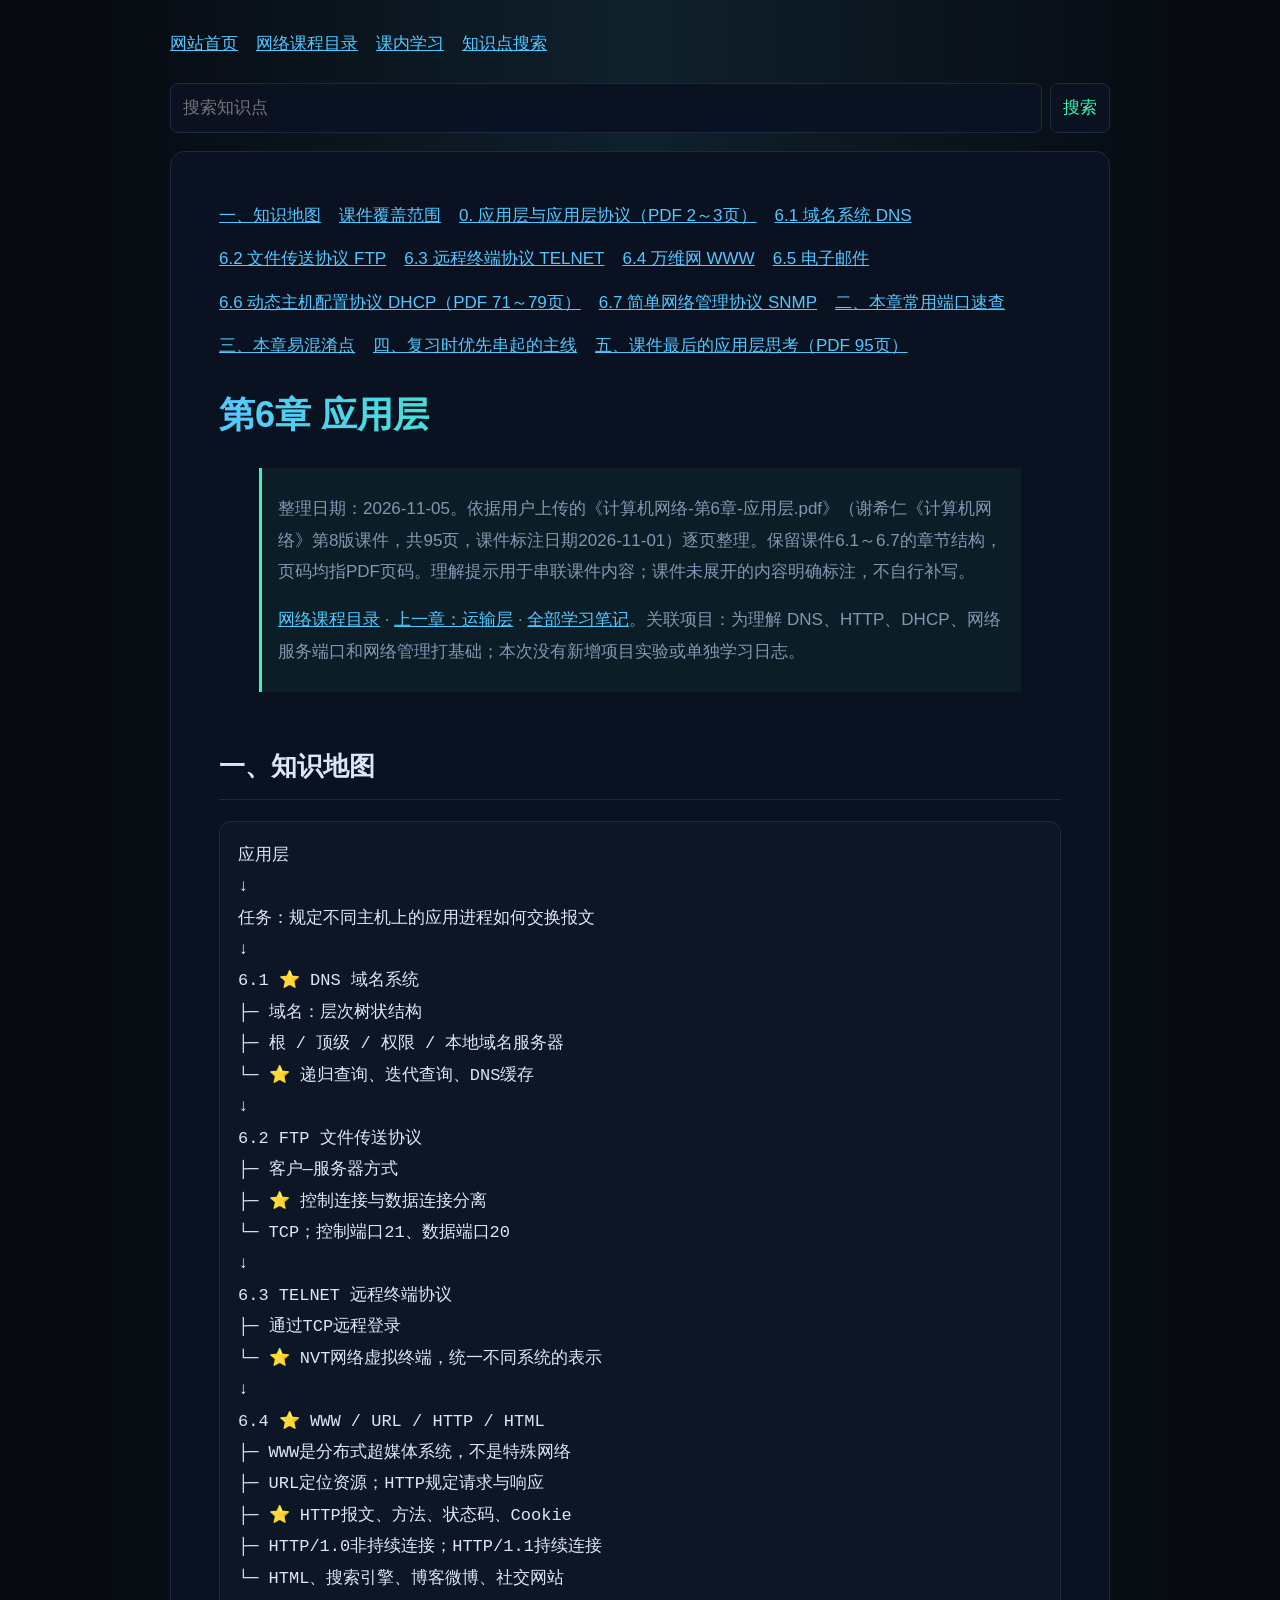
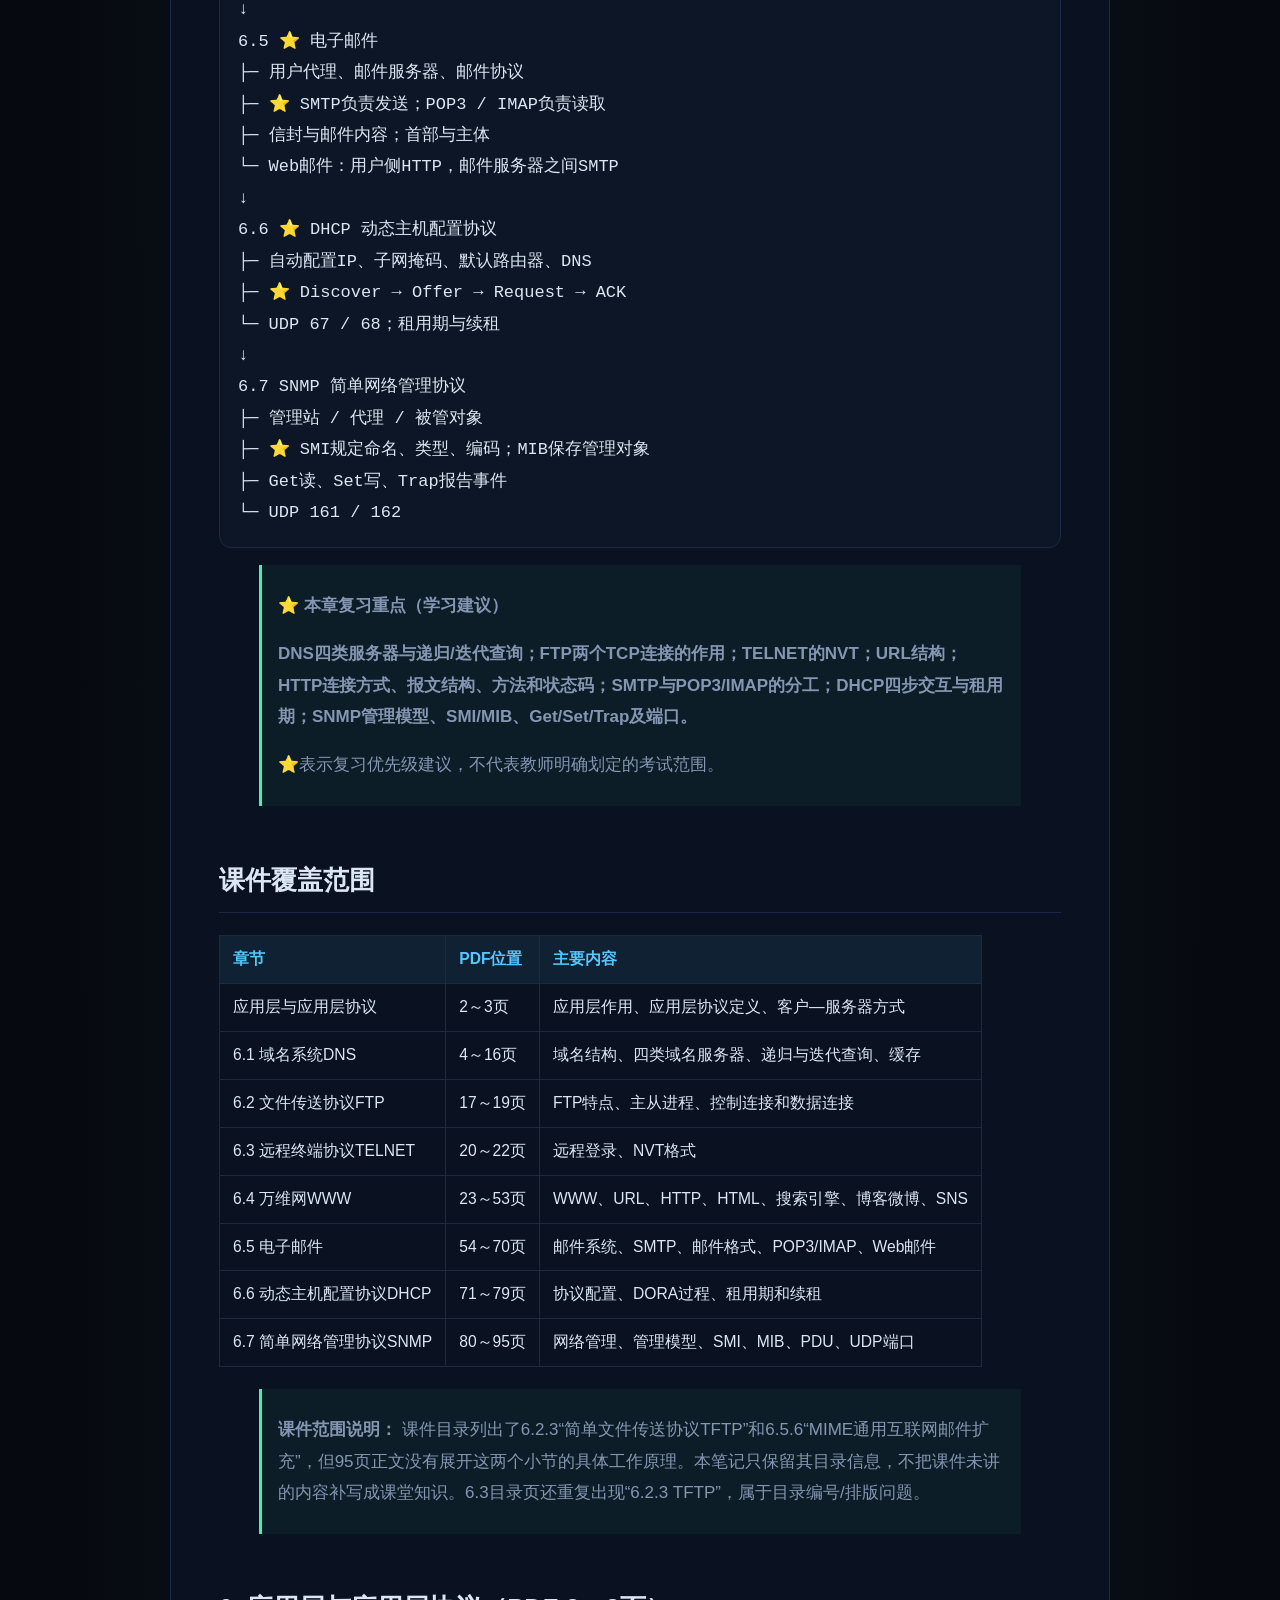
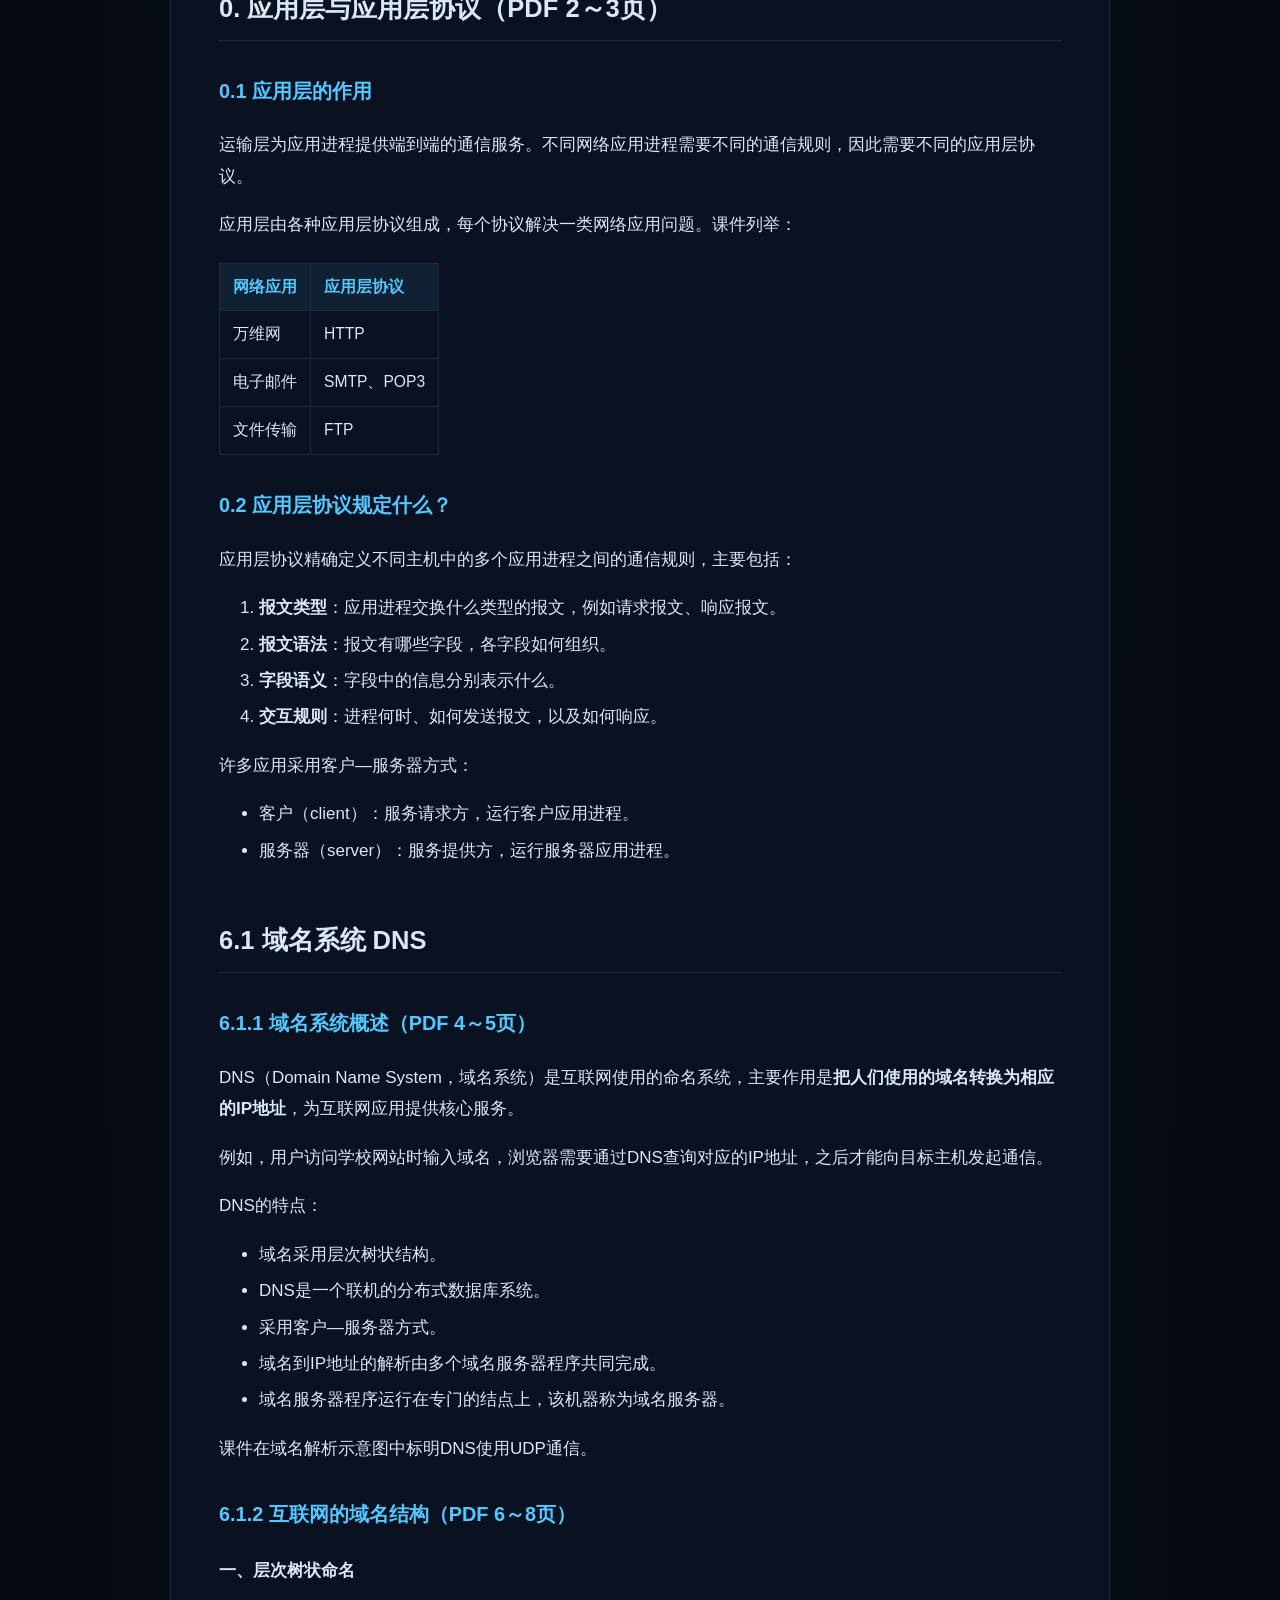
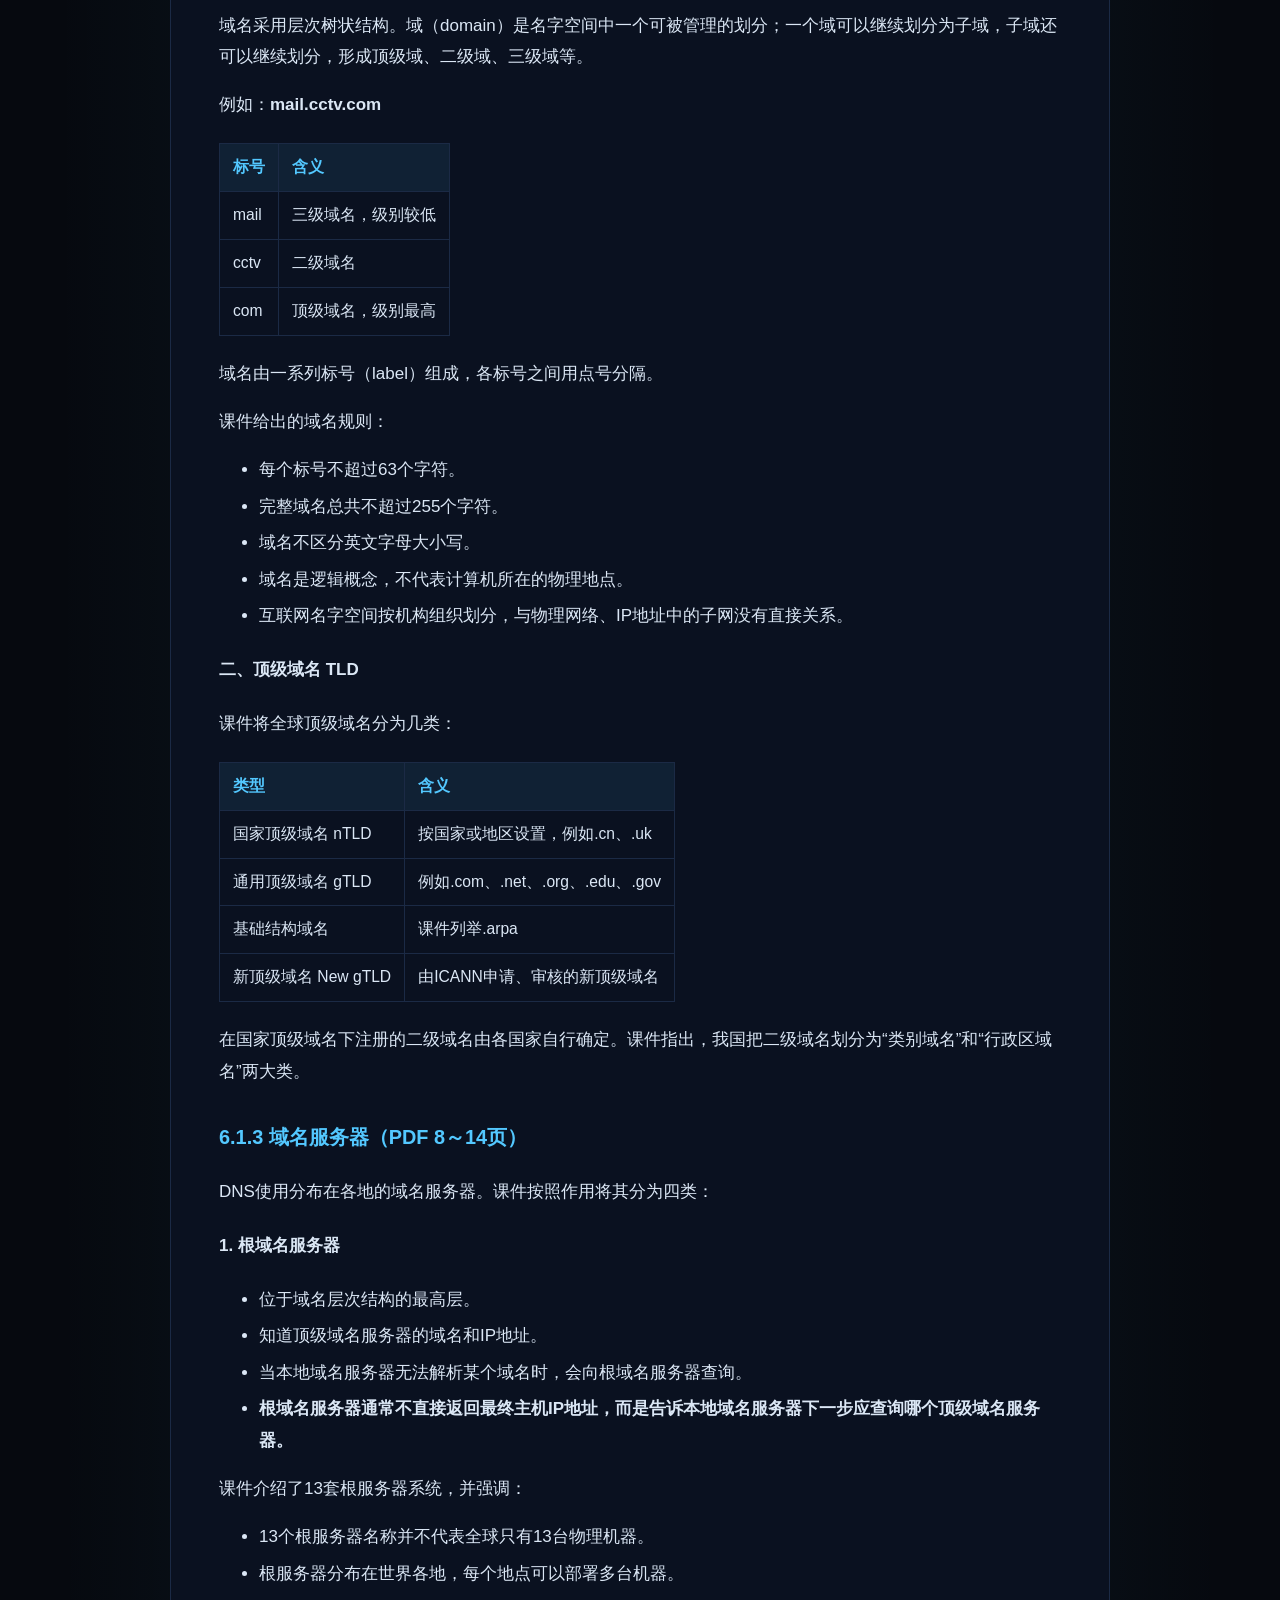
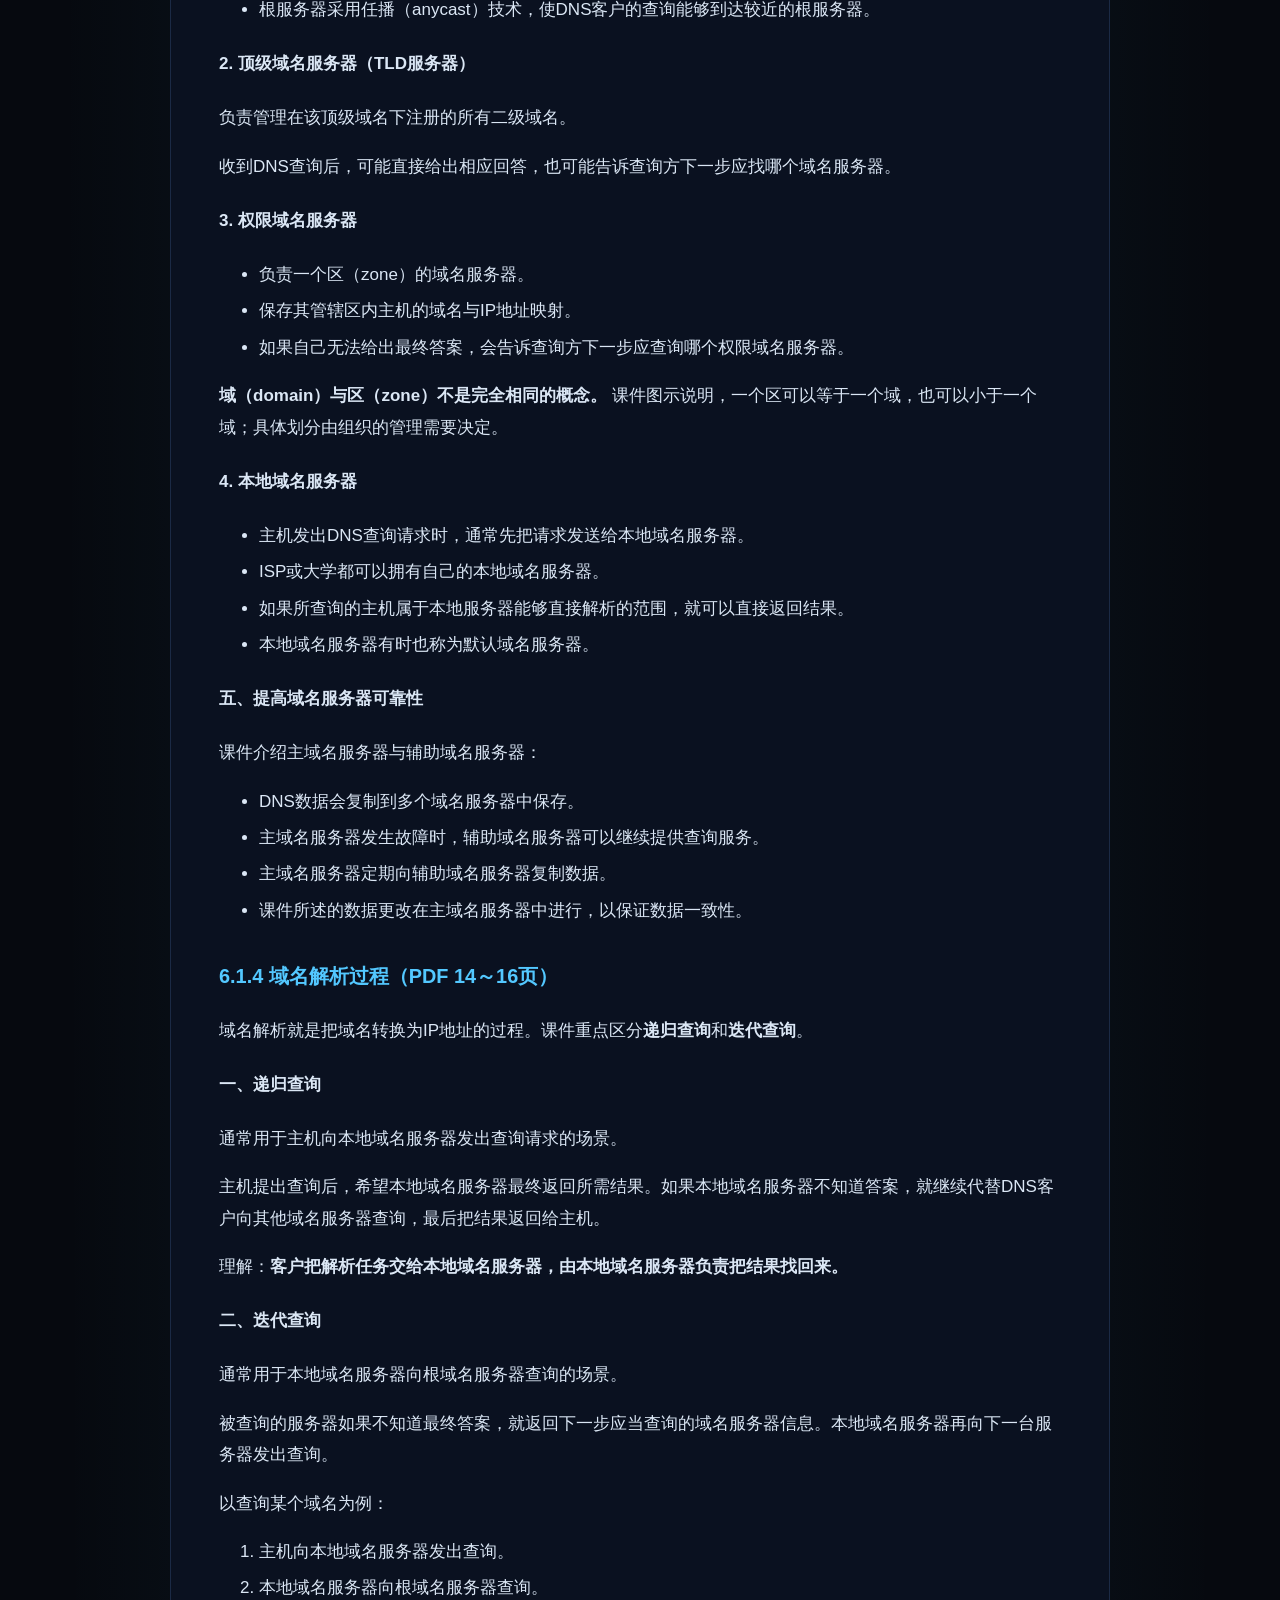
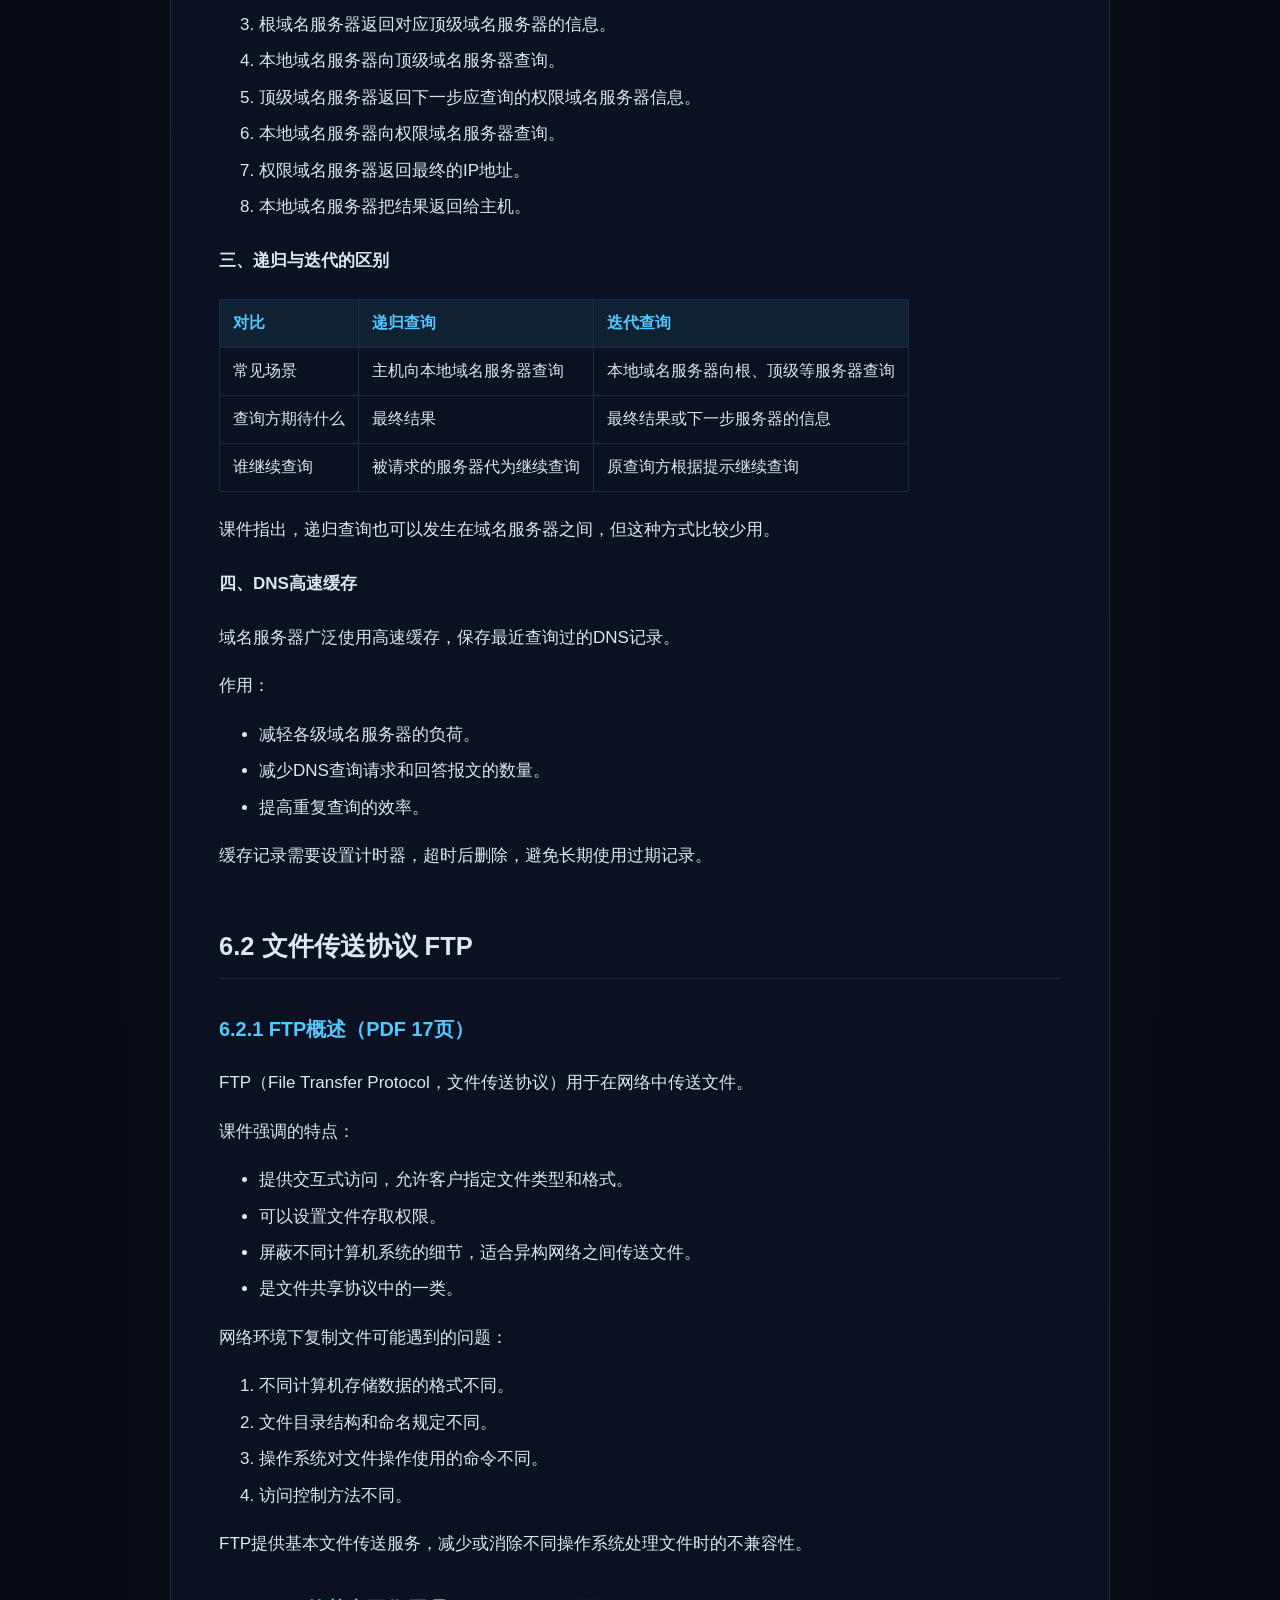
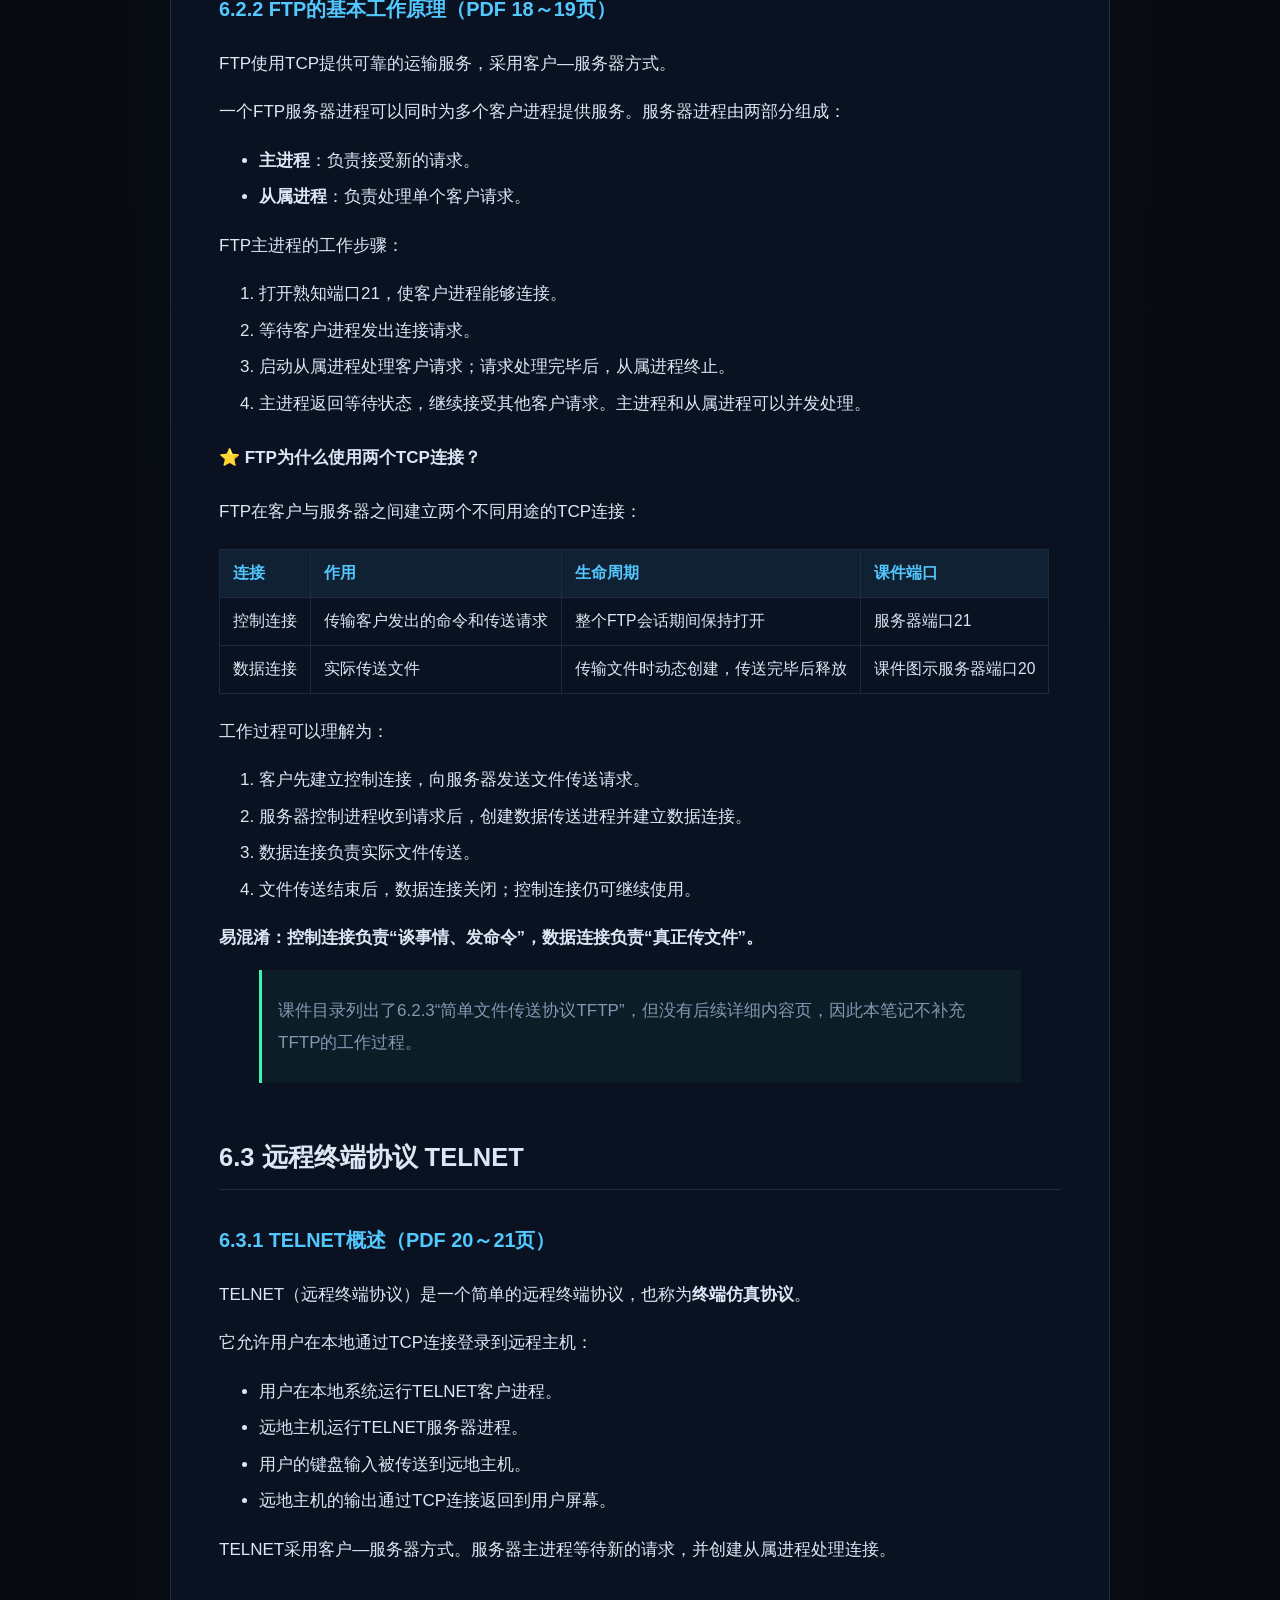
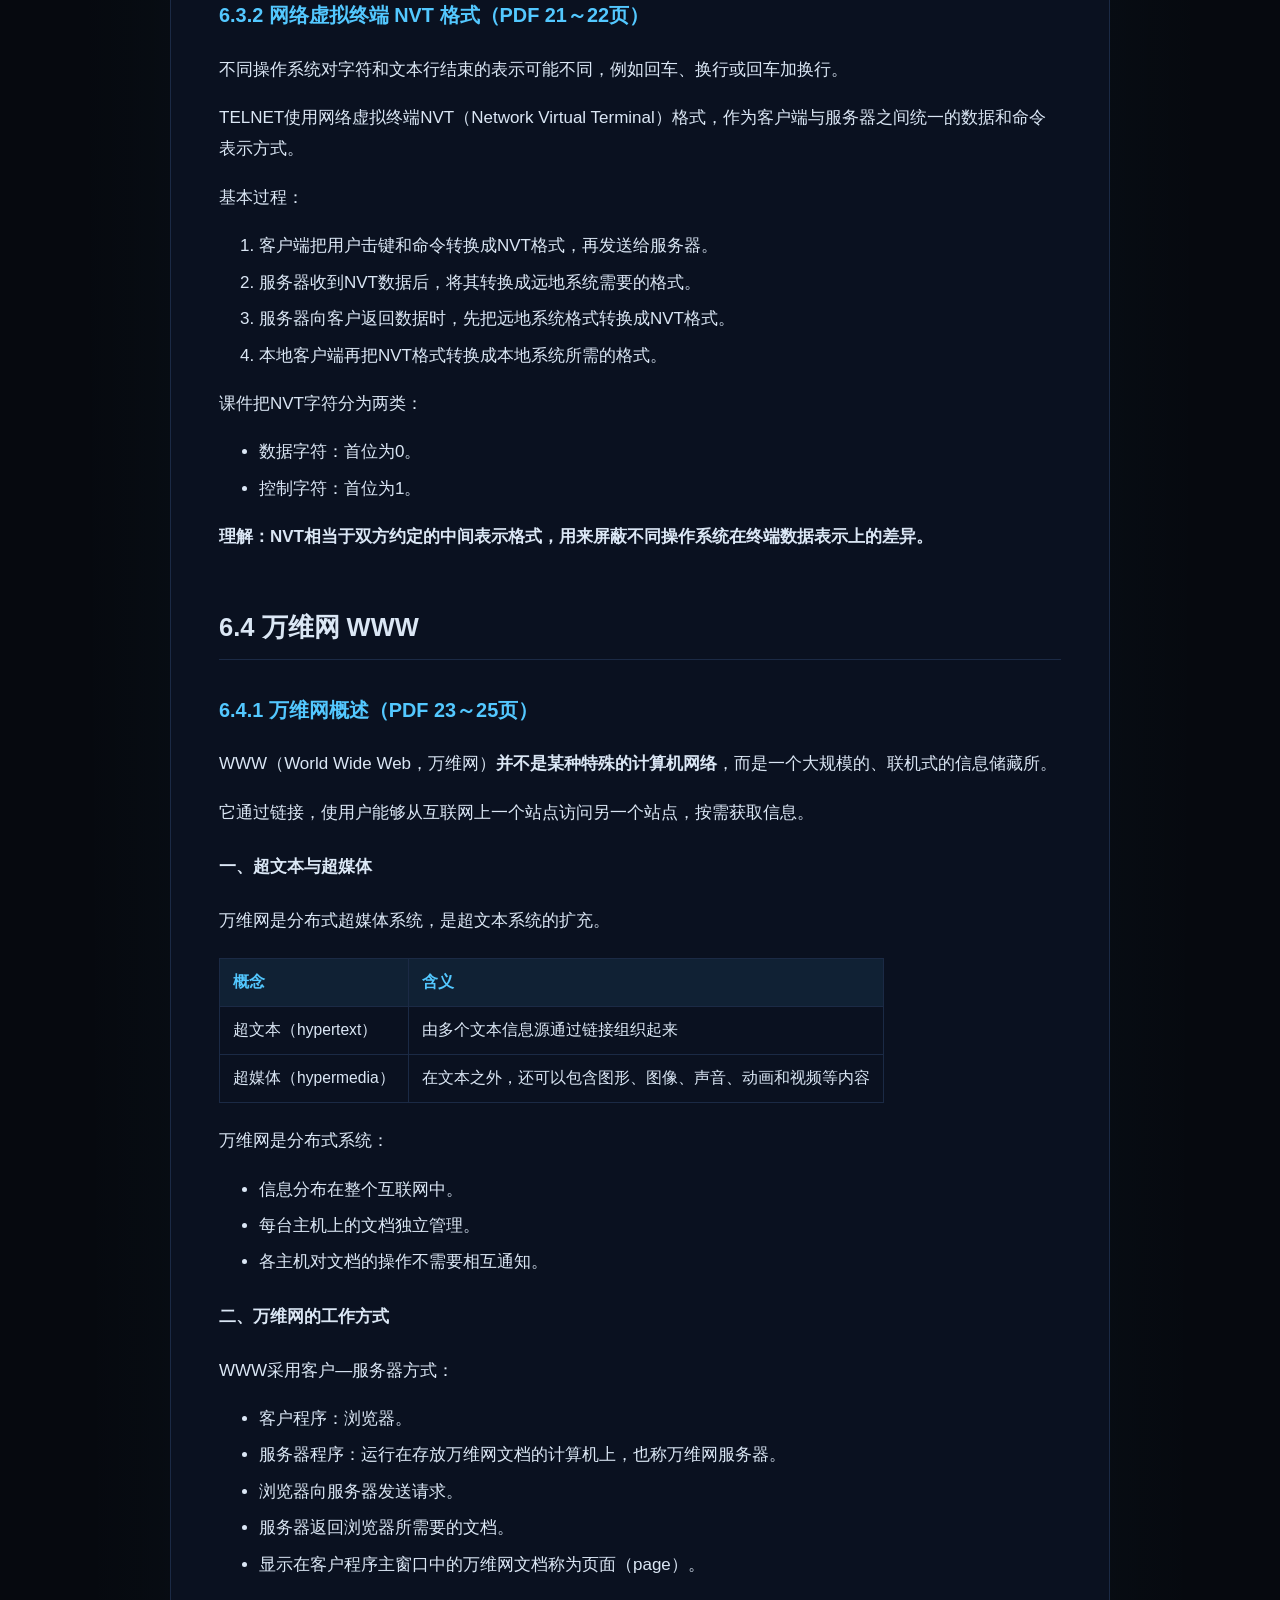
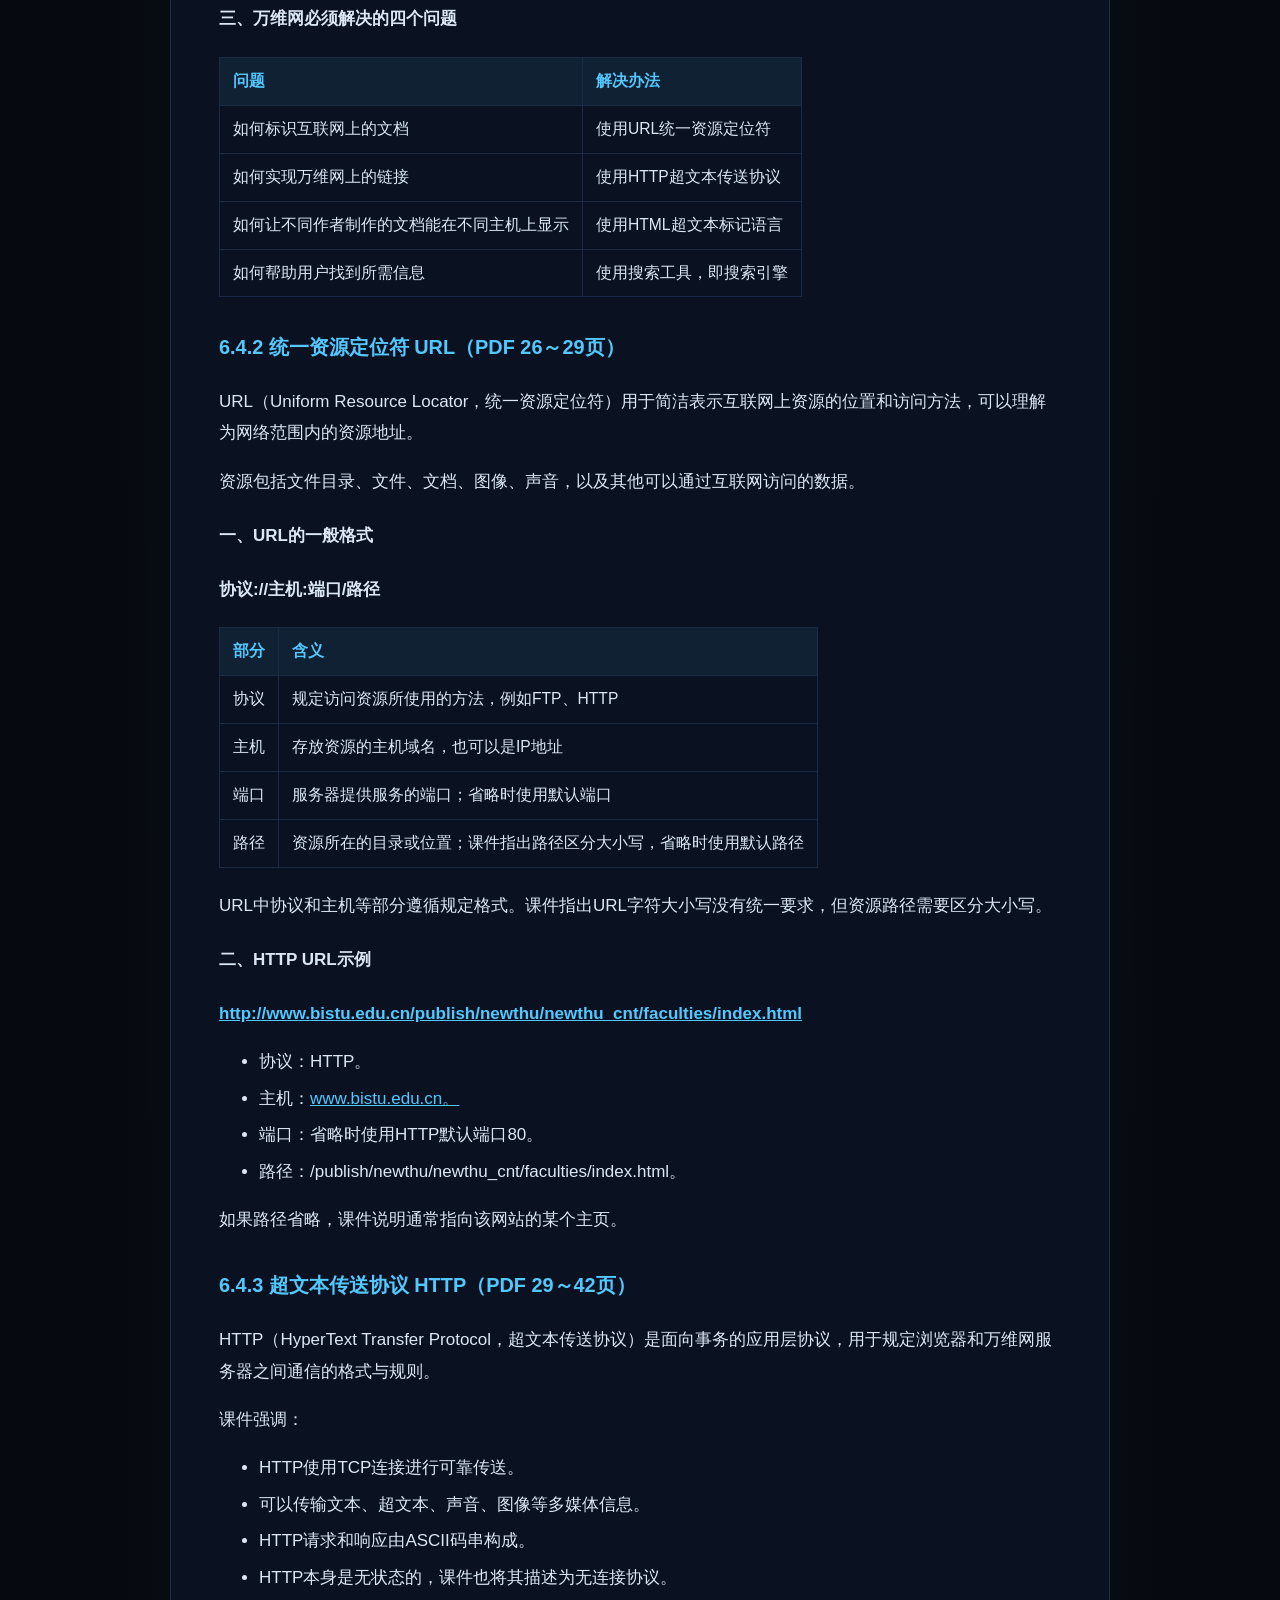
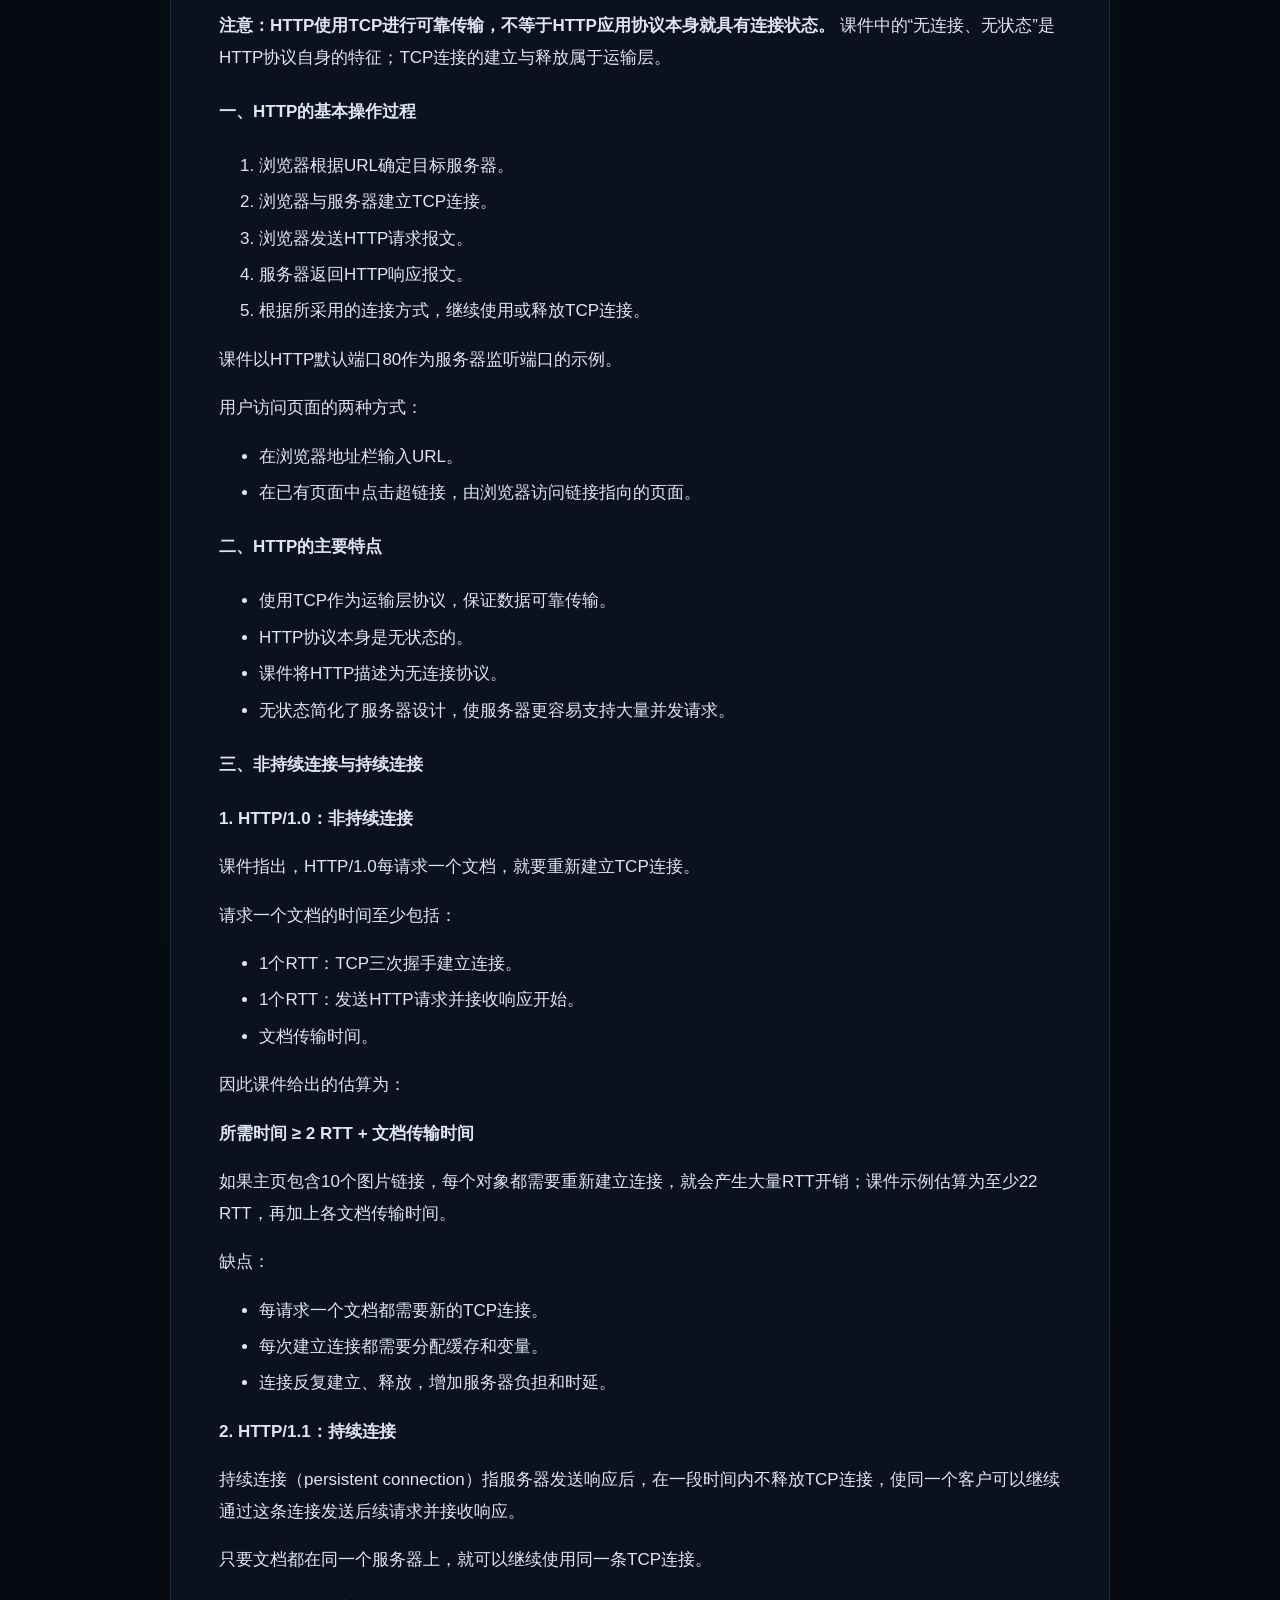
<file: docs/network/06-application-layer.html>
<!doctype html>
<html lang="zh-CN"><head><meta charset="utf-8"><meta name="viewport" content="width=device-width, initial-scale=1"><title>第6章 应用层 · 计算机网络复习笔记</title><meta name="description" content="计算机网络第6章中文复习笔记：DNS、FTP、TELNET、WWW、URL、HTTP、电子邮件、DHCP与SNMP。"><meta name="robots" content="index,follow"><link rel="canonical" href="https://tangxiinrui1119.github.io/AI-Windows-Security-Assistant/network/06-application-layer.html"><link rel="sitemap" type="application/xml" href="../sitemap.xml"><style>
:root{--bg:#06090f;--panel:#0a1120;--panel2:#0d1626;--border:#1b2a45;--text:#dbe7f5;--dim:#8596b3;--cyan:#53c8ff;--green:#3df5b0}
body{margin:0;background:radial-gradient(ellipse at 50% 0,rgba(83,200,255,.12),transparent 65%),var(--bg);color:var(--text);font:17px/1.85 -apple-system,"PingFang SC","Microsoft YaHei","Segoe UI",sans-serif;min-height:100vh}
main{max-width:940px;margin:auto;padding:28px 24px 70px}
article{background:var(--panel);border:1px solid var(--border);border-radius:14px;padding:clamp(18px,4vw,48px)}
a{color:var(--cyan)}a:hover{color:var(--green)}
nav{display:flex;flex-wrap:wrap;gap:12px 18px;margin-bottom:24px}
h1{font-size:clamp(24px,4.5vw,36px);line-height:1.3;background:linear-gradient(92deg,#53c8ff,#3df5b0,#9d7bff);background-clip:text;color:transparent}
h2{margin-top:2em;border-bottom:1px solid var(--border);padding-bottom:8px}h3{margin-top:1.6em;color:var(--cyan)}
table{display:block;overflow:auto;border-collapse:collapse;max-width:100%;margin:22px 0;font-size:.92em}
td,th{border:1px solid var(--border);padding:9px 13px;text-align:left}th{background:rgba(83,200,255,.09);color:var(--cyan)}
pre{overflow:auto;padding:18px;background:var(--panel2);border:1px solid var(--border);border-radius:12px}
code{font-family:"Cascadia Code",Consolas,monospace;overflow-wrap:anywhere}
blockquote{border-left:3px solid var(--green);padding:8px 16px;background:rgba(61,245,176,.05);color:var(--dim)}
.search{display:flex;gap:8px;margin:18px 0}
input,button{padding:8px 12px;font:inherit;color:inherit;background:var(--panel);border:1px solid var(--border);border-radius:8px}
input{min-width:0;flex:1}button{color:var(--green);cursor:pointer}
footer{margin-top:28px;color:var(--dim)}li{margin:5px 0}
@media(max-width:600px){main{padding:16px 10px}body{font-size:16px}}
</style></head><body><main><nav><a href="../index.html">网站首页</a><a href="index.html">网络课程目录</a><a href="../reader.html?f=notes/courses/README.md">课内学习</a><a href="../search.html">知识点搜索</a></nav><form class="search" action="../search.html" role="search"><input type="search" name="q" aria-label="搜索笔记与项目" placeholder="搜索知识点"><button>搜索</button></form><article><nav aria-label="章节目录"><a href="#section-1">一、知识地图</a><a href="#section-2">课件覆盖范围</a><a href="#section-3">0. 应用层与应用层协议（PDF 2～3页）</a><a href="#section-6">6.1 域名系统 DNS</a><a href="#section-22">6.2 文件传送协议 FTP</a><a href="#section-26">6.3 远程终端协议 TELNET</a><a href="#section-29">6.4 万维网 WWW</a><a href="#section-59">6.5 电子邮件</a><a href="#section-69">6.6 动态主机配置协议 DHCP（PDF 71～79页）</a><a href="#section-75">6.7 简单网络管理协议 SNMP</a><a href="#section-91">二、本章常用端口速查</a><a href="#section-92">三、本章易混淆点</a><a href="#section-93">四、复习时优先串起的主线</a><a href="#section-94">五、课件最后的应用层思考（PDF 95页）</a></nav><h1 id="section-0">第6章 应用层</h1>
<blockquote>
<p>整理日期：2026-11-05。依据用户上传的《计算机网络-第6章-应用层.pdf》（谢希仁《计算机网络》第8版课件，共95页，课件标注日期2026-11-01）逐页整理。保留课件6.1～6.7的章节结构，页码均指PDF页码。理解提示用于串联课件内容；课件未展开的内容明确标注，不自行补写。</p>
<p><a href="index.html">网络课程目录</a> · <a href="05-transport-layer.html">上一章：运输层</a> · <a href="../reader.html?f=notes%2FREADME.md">全部学习笔记</a>。关联项目：为理解 DNS、HTTP、DHCP、网络服务端口和网络管理打基础；本次没有新增项目实验或单独学习日志。</p>
</blockquote>
<h2 id="section-1">一、知识地图</h2>
<pre><code>应用层
↓
任务：规定不同主机上的应用进程如何交换报文
↓
6.1 ⭐ DNS 域名系统
├─ 域名：层次树状结构
├─ 根 / 顶级 / 权限 / 本地域名服务器
└─ ⭐ 递归查询、迭代查询、DNS缓存
↓
6.2 FTP 文件传送协议
├─ 客户—服务器方式
├─ ⭐ 控制连接与数据连接分离
└─ TCP；控制端口21、数据端口20
↓
6.3 TELNET 远程终端协议
├─ 通过TCP远程登录
└─ ⭐ NVT网络虚拟终端，统一不同系统的表示
↓
6.4 ⭐ WWW / URL / HTTP / HTML
├─ WWW是分布式超媒体系统，不是特殊网络
├─ URL定位资源；HTTP规定请求与响应
├─ ⭐ HTTP报文、方法、状态码、Cookie
├─ HTTP/1.0非持续连接；HTTP/1.1持续连接
└─ HTML、搜索引擎、博客微博、社交网站
↓
6.5 ⭐ 电子邮件
├─ 用户代理、邮件服务器、邮件协议
├─ ⭐ SMTP负责发送；POP3 / IMAP负责读取
├─ 信封与邮件内容；首部与主体
└─ Web邮件：用户侧HTTP，邮件服务器之间SMTP
↓
6.6 ⭐ DHCP 动态主机配置协议
├─ 自动配置IP、子网掩码、默认路由器、DNS
├─ ⭐ Discover → Offer → Request → ACK
└─ UDP 67 / 68；租用期与续租
↓
6.7 SNMP 简单网络管理协议
├─ 管理站 / 代理 / 被管对象
├─ ⭐ SMI规定命名、类型、编码；MIB保存管理对象
├─ Get读、Set写、Trap报告事件
└─ UDP 161 / 162
</code></pre>
<blockquote>
<p><strong>⭐ 本章复习重点（学习建议）</strong></p>
<p><strong>DNS四类服务器与递归/迭代查询；FTP两个TCP连接的作用；TELNET的NVT；URL结构；HTTP连接方式、报文结构、方法和状态码；SMTP与POP3/IMAP的分工；DHCP四步交互与租用期；SNMP管理模型、SMI/MIB、Get/Set/Trap及端口。</strong></p>
<p>⭐表示复习优先级建议，不代表教师明确划定的考试范围。</p>
</blockquote>
<h2 id="section-2">课件覆盖范围</h2>
<table>
<thead>
<tr>
<th>章节</th>
<th align="right">PDF位置</th>
<th>主要内容</th>
</tr>
</thead>
<tbody><tr>
<td>应用层与应用层协议</td>
<td align="right">2～3页</td>
<td>应用层作用、应用层协议定义、客户—服务器方式</td>
</tr>
<tr>
<td>6.1 域名系统DNS</td>
<td align="right">4～16页</td>
<td>域名结构、四类域名服务器、递归与迭代查询、缓存</td>
</tr>
<tr>
<td>6.2 文件传送协议FTP</td>
<td align="right">17～19页</td>
<td>FTP特点、主从进程、控制连接和数据连接</td>
</tr>
<tr>
<td>6.3 远程终端协议TELNET</td>
<td align="right">20～22页</td>
<td>远程登录、NVT格式</td>
</tr>
<tr>
<td>6.4 万维网WWW</td>
<td align="right">23～53页</td>
<td>WWW、URL、HTTP、HTML、搜索引擎、博客微博、SNS</td>
</tr>
<tr>
<td>6.5 电子邮件</td>
<td align="right">54～70页</td>
<td>邮件系统、SMTP、邮件格式、POP3/IMAP、Web邮件</td>
</tr>
<tr>
<td>6.6 动态主机配置协议DHCP</td>
<td align="right">71～79页</td>
<td>协议配置、DORA过程、租用期和续租</td>
</tr>
<tr>
<td>6.7 简单网络管理协议SNMP</td>
<td align="right">80～95页</td>
<td>网络管理、管理模型、SMI、MIB、PDU、UDP端口</td>
</tr>
</tbody></table>
<blockquote>
<p><strong>课件范围说明：</strong> 课件目录列出了6.2.3“简单文件传送协议TFTP”和6.5.6“MIME通用互联网邮件扩充”，但95页正文没有展开这两个小节的具体工作原理。本笔记只保留其目录信息，不把课件未讲的内容补写成课堂知识。6.3目录页还重复出现“6.2.3 TFTP”，属于目录编号/排版问题。</p>
</blockquote>
<h2 id="section-3">0. 应用层与应用层协议（PDF 2～3页）</h2>
<h3 id="section-4">0.1 应用层的作用</h3>
<p>运输层为应用进程提供端到端的通信服务。不同网络应用进程需要不同的通信规则，因此需要不同的应用层协议。</p>
<p>应用层由各种应用层协议组成，每个协议解决一类网络应用问题。课件列举：</p>
<table>
<thead>
<tr>
<th>网络应用</th>
<th>应用层协议</th>
</tr>
</thead>
<tbody><tr>
<td>万维网</td>
<td>HTTP</td>
</tr>
<tr>
<td>电子邮件</td>
<td>SMTP、POP3</td>
</tr>
<tr>
<td>文件传输</td>
<td>FTP</td>
</tr>
</tbody></table>
<h3 id="section-5">0.2 应用层协议规定什么？</h3>
<p>应用层协议精确定义不同主机中的多个应用进程之间的通信规则，主要包括：</p>
<ol>
<li><strong>报文类型</strong>：应用进程交换什么类型的报文，例如请求报文、响应报文。</li>
<li><strong>报文语法</strong>：报文有哪些字段，各字段如何组织。</li>
<li><strong>字段语义</strong>：字段中的信息分别表示什么。</li>
<li><strong>交互规则</strong>：进程何时、如何发送报文，以及如何响应。</li>
</ol>
<p>许多应用采用客户—服务器方式：</p>
<ul>
<li>客户（client）：服务请求方，运行客户应用进程。</li>
<li>服务器（server）：服务提供方，运行服务器应用进程。</li>
</ul>
<h2 id="section-6">6.1 域名系统 DNS</h2>
<h3 id="section-7">6.1.1 域名系统概述（PDF 4～5页）</h3>
<p>DNS（Domain Name System，域名系统）是互联网使用的命名系统，主要作用是<strong>把人们使用的域名转换为相应的IP地址</strong>，为互联网应用提供核心服务。</p>
<p>例如，用户访问学校网站时输入域名，浏览器需要通过DNS查询对应的IP地址，之后才能向目标主机发起通信。</p>
<p>DNS的特点：</p>
<ul>
<li>域名采用层次树状结构。</li>
<li>DNS是一个联机的分布式数据库系统。</li>
<li>采用客户—服务器方式。</li>
<li>域名到IP地址的解析由多个域名服务器程序共同完成。</li>
<li>域名服务器程序运行在专门的结点上，该机器称为域名服务器。</li>
</ul>
<p>课件在域名解析示意图中标明DNS使用UDP通信。</p>
<h3 id="section-8">6.1.2 互联网的域名结构（PDF 6～8页）</h3>
<h4 id="section-9">一、层次树状命名</h4>
<p>域名采用层次树状结构。域（domain）是名字空间中一个可被管理的划分；一个域可以继续划分为子域，子域还可以继续划分，形成顶级域、二级域、三级域等。</p>
<p>例如：<strong>mail.cctv.com</strong></p>
<table>
<thead>
<tr>
<th>标号</th>
<th>含义</th>
</tr>
</thead>
<tbody><tr>
<td>mail</td>
<td>三级域名，级别较低</td>
</tr>
<tr>
<td>cctv</td>
<td>二级域名</td>
</tr>
<tr>
<td>com</td>
<td>顶级域名，级别最高</td>
</tr>
</tbody></table>
<p>域名由一系列标号（label）组成，各标号之间用点号分隔。</p>
<p>课件给出的域名规则：</p>
<ul>
<li>每个标号不超过63个字符。</li>
<li>完整域名总共不超过255个字符。</li>
<li>域名不区分英文字母大小写。</li>
<li>域名是逻辑概念，不代表计算机所在的物理地点。</li>
<li>互联网名字空间按机构组织划分，与物理网络、IP地址中的子网没有直接关系。</li>
</ul>
<h4 id="section-10">二、顶级域名 TLD</h4>
<p>课件将全球顶级域名分为几类：</p>
<table>
<thead>
<tr>
<th>类型</th>
<th>含义</th>
</tr>
</thead>
<tbody><tr>
<td>国家顶级域名 nTLD</td>
<td>按国家或地区设置，例如.cn、.uk</td>
</tr>
<tr>
<td>通用顶级域名 gTLD</td>
<td>例如.com、.net、.org、.edu、.gov</td>
</tr>
<tr>
<td>基础结构域名</td>
<td>课件列举.arpa</td>
</tr>
<tr>
<td>新顶级域名 New gTLD</td>
<td>由ICANN申请、审核的新顶级域名</td>
</tr>
</tbody></table>
<p>在国家顶级域名下注册的二级域名由各国家自行确定。课件指出，我国把二级域名划分为“类别域名”和“行政区域名”两大类。</p>
<h3 id="section-11">6.1.3 域名服务器（PDF 8～14页）</h3>
<p>DNS使用分布在各地的域名服务器。课件按照作用将其分为四类：</p>
<h4 id="section-12">1. 根域名服务器</h4>
<ul>
<li>位于域名层次结构的最高层。</li>
<li>知道顶级域名服务器的域名和IP地址。</li>
<li>当本地域名服务器无法解析某个域名时，会向根域名服务器查询。</li>
<li><strong>根域名服务器通常不直接返回最终主机IP地址，而是告诉本地域名服务器下一步应查询哪个顶级域名服务器。</strong></li>
</ul>
<p>课件介绍了13套根服务器系统，并强调：</p>
<ul>
<li>13个根服务器名称并不代表全球只有13台物理机器。</li>
<li>根服务器分布在世界各地，每个地点可以部署多台机器。</li>
<li>根服务器采用任播（anycast）技术，使DNS客户的查询能够到达较近的根服务器。</li>
</ul>
<h4 id="section-13">2. 顶级域名服务器（TLD服务器）</h4>
<p>负责管理在该顶级域名下注册的所有二级域名。</p>
<p>收到DNS查询后，可能直接给出相应回答，也可能告诉查询方下一步应找哪个域名服务器。</p>
<h4 id="section-14">3. 权限域名服务器</h4>
<ul>
<li>负责一个区（zone）的域名服务器。</li>
<li>保存其管辖区内主机的域名与IP地址映射。</li>
<li>如果自己无法给出最终答案，会告诉查询方下一步应查询哪个权限域名服务器。</li>
</ul>
<p><strong>域（domain）与区（zone）不是完全相同的概念。</strong> 课件图示说明，一个区可以等于一个域，也可以小于一个域；具体划分由组织的管理需要决定。</p>
<h4 id="section-15">4. 本地域名服务器</h4>
<ul>
<li>主机发出DNS查询请求时，通常先把请求发送给本地域名服务器。</li>
<li>ISP或大学都可以拥有自己的本地域名服务器。</li>
<li>如果所查询的主机属于本地服务器能够直接解析的范围，就可以直接返回结果。</li>
<li>本地域名服务器有时也称为默认域名服务器。</li>
</ul>
<h4 id="section-16">五、提高域名服务器可靠性</h4>
<p>课件介绍主域名服务器与辅助域名服务器：</p>
<ul>
<li>DNS数据会复制到多个域名服务器中保存。</li>
<li>主域名服务器发生故障时，辅助域名服务器可以继续提供查询服务。</li>
<li>主域名服务器定期向辅助域名服务器复制数据。</li>
<li>课件所述的数据更改在主域名服务器中进行，以保证数据一致性。</li>
</ul>
<h3 id="section-17">6.1.4 域名解析过程（PDF 14～16页）</h3>
<p>域名解析就是把域名转换为IP地址的过程。课件重点区分<strong>递归查询</strong>和<strong>迭代查询</strong>。</p>
<h4 id="section-18">一、递归查询</h4>
<p>通常用于主机向本地域名服务器发出查询请求的场景。</p>
<p>主机提出查询后，希望本地域名服务器最终返回所需结果。如果本地域名服务器不知道答案，就继续代替DNS客户向其他域名服务器查询，最后把结果返回给主机。</p>
<p>理解：<strong>客户把解析任务交给本地域名服务器，由本地域名服务器负责把结果找回来。</strong></p>
<h4 id="section-19">二、迭代查询</h4>
<p>通常用于本地域名服务器向根域名服务器查询的场景。</p>
<p>被查询的服务器如果不知道最终答案，就返回下一步应当查询的域名服务器信息。本地域名服务器再向下一台服务器发出查询。</p>
<p>以查询某个域名为例：</p>
<ol>
<li>主机向本地域名服务器发出查询。</li>
<li>本地域名服务器向根域名服务器查询。</li>
<li>根域名服务器返回对应顶级域名服务器的信息。</li>
<li>本地域名服务器向顶级域名服务器查询。</li>
<li>顶级域名服务器返回下一步应查询的权限域名服务器信息。</li>
<li>本地域名服务器向权限域名服务器查询。</li>
<li>权限域名服务器返回最终的IP地址。</li>
<li>本地域名服务器把结果返回给主机。</li>
</ol>
<h4 id="section-20">三、递归与迭代的区别</h4>
<table>
<thead>
<tr>
<th>对比</th>
<th>递归查询</th>
<th>迭代查询</th>
</tr>
</thead>
<tbody><tr>
<td>常见场景</td>
<td>主机向本地域名服务器查询</td>
<td>本地域名服务器向根、顶级等服务器查询</td>
</tr>
<tr>
<td>查询方期待什么</td>
<td>最终结果</td>
<td>最终结果或下一步服务器的信息</td>
</tr>
<tr>
<td>谁继续查询</td>
<td>被请求的服务器代为继续查询</td>
<td>原查询方根据提示继续查询</td>
</tr>
</tbody></table>
<p>课件指出，递归查询也可以发生在域名服务器之间，但这种方式比较少用。</p>
<h4 id="section-21">四、DNS高速缓存</h4>
<p>域名服务器广泛使用高速缓存，保存最近查询过的DNS记录。</p>
<p>作用：</p>
<ul>
<li>减轻各级域名服务器的负荷。</li>
<li>减少DNS查询请求和回答报文的数量。</li>
<li>提高重复查询的效率。</li>
</ul>
<p>缓存记录需要设置计时器，超时后删除，避免长期使用过期记录。</p>
<h2 id="section-22">6.2 文件传送协议 FTP</h2>
<h3 id="section-23">6.2.1 FTP概述（PDF 17页）</h3>
<p>FTP（File Transfer Protocol，文件传送协议）用于在网络中传送文件。</p>
<p>课件强调的特点：</p>
<ul>
<li>提供交互式访问，允许客户指定文件类型和格式。</li>
<li>可以设置文件存取权限。</li>
<li>屏蔽不同计算机系统的细节，适合异构网络之间传送文件。</li>
<li>是文件共享协议中的一类。</li>
</ul>
<p>网络环境下复制文件可能遇到的问题：</p>
<ol>
<li>不同计算机存储数据的格式不同。</li>
<li>文件目录结构和命名规定不同。</li>
<li>操作系统对文件操作使用的命令不同。</li>
<li>访问控制方法不同。</li>
</ol>
<p>FTP提供基本文件传送服务，减少或消除不同操作系统处理文件时的不兼容性。</p>
<h3 id="section-24">6.2.2 FTP的基本工作原理（PDF 18～19页）</h3>
<p>FTP使用TCP提供可靠的运输服务，采用客户—服务器方式。</p>
<p>一个FTP服务器进程可以同时为多个客户进程提供服务。服务器进程由两部分组成：</p>
<ul>
<li><strong>主进程</strong>：负责接受新的请求。</li>
<li><strong>从属进程</strong>：负责处理单个客户请求。</li>
</ul>
<p>FTP主进程的工作步骤：</p>
<ol>
<li>打开熟知端口21，使客户进程能够连接。</li>
<li>等待客户进程发出连接请求。</li>
<li>启动从属进程处理客户请求；请求处理完毕后，从属进程终止。</li>
<li>主进程返回等待状态，继续接受其他客户请求。主进程和从属进程可以并发处理。</li>
</ol>
<h4 id="section-25">⭐ FTP为什么使用两个TCP连接？</h4>
<p>FTP在客户与服务器之间建立两个不同用途的TCP连接：</p>
<table>
<thead>
<tr>
<th>连接</th>
<th>作用</th>
<th>生命周期</th>
<th align="right">课件端口</th>
</tr>
</thead>
<tbody><tr>
<td>控制连接</td>
<td>传输客户发出的命令和传送请求</td>
<td>整个FTP会话期间保持打开</td>
<td align="right">服务器端口21</td>
</tr>
<tr>
<td>数据连接</td>
<td>实际传送文件</td>
<td>传输文件时动态创建，传送完毕后释放</td>
<td align="right">课件图示服务器端口20</td>
</tr>
</tbody></table>
<p>工作过程可以理解为：</p>
<ol>
<li>客户先建立控制连接，向服务器发送文件传送请求。</li>
<li>服务器控制进程收到请求后，创建数据传送进程并建立数据连接。</li>
<li>数据连接负责实际文件传送。</li>
<li>文件传送结束后，数据连接关闭；控制连接仍可继续使用。</li>
</ol>
<p><strong>易混淆：控制连接负责“谈事情、发命令”，数据连接负责“真正传文件”。</strong></p>
<blockquote>
<p>课件目录列出了6.2.3“简单文件传送协议TFTP”，但没有后续详细内容页，因此本笔记不补充TFTP的工作过程。</p>
</blockquote>
<h2 id="section-26">6.3 远程终端协议 TELNET</h2>
<h3 id="section-27">6.3.1 TELNET概述（PDF 20～21页）</h3>
<p>TELNET（远程终端协议）是一个简单的远程终端协议，也称为<strong>终端仿真协议</strong>。</p>
<p>它允许用户在本地通过TCP连接登录到远程主机：</p>
<ul>
<li>用户在本地系统运行TELNET客户进程。</li>
<li>远地主机运行TELNET服务器进程。</li>
<li>用户的键盘输入被传送到远地主机。</li>
<li>远地主机的输出通过TCP连接返回到用户屏幕。</li>
</ul>
<p>TELNET采用客户—服务器方式。服务器主进程等待新的请求，并创建从属进程处理连接。</p>
<h3 id="section-28">6.3.2 网络虚拟终端 NVT 格式（PDF 21～22页）</h3>
<p>不同操作系统对字符和文本行结束的表示可能不同，例如回车、换行或回车加换行。</p>
<p>TELNET使用网络虚拟终端NVT（Network Virtual Terminal）格式，作为客户端与服务器之间统一的数据和命令表示方式。</p>
<p>基本过程：</p>
<ol>
<li>客户端把用户击键和命令转换成NVT格式，再发送给服务器。</li>
<li>服务器收到NVT数据后，将其转换成远地系统需要的格式。</li>
<li>服务器向客户返回数据时，先把远地系统格式转换成NVT格式。</li>
<li>本地客户端再把NVT格式转换成本地系统所需的格式。</li>
</ol>
<p>课件把NVT字符分为两类：</p>
<ul>
<li>数据字符：首位为0。</li>
<li>控制字符：首位为1。</li>
</ul>
<p><strong>理解：NVT相当于双方约定的中间表示格式，用来屏蔽不同操作系统在终端数据表示上的差异。</strong></p>
<h2 id="section-29">6.4 万维网 WWW</h2>
<h3 id="section-30">6.4.1 万维网概述（PDF 23～25页）</h3>
<p>WWW（World Wide Web，万维网）<strong>并不是某种特殊的计算机网络</strong>，而是一个大规模的、联机式的信息储藏所。</p>
<p>它通过链接，使用户能够从互联网上一个站点访问另一个站点，按需获取信息。</p>
<h4 id="section-31">一、超文本与超媒体</h4>
<p>万维网是分布式超媒体系统，是超文本系统的扩充。</p>
<table>
<thead>
<tr>
<th>概念</th>
<th>含义</th>
</tr>
</thead>
<tbody><tr>
<td>超文本（hypertext）</td>
<td>由多个文本信息源通过链接组织起来</td>
</tr>
<tr>
<td>超媒体（hypermedia）</td>
<td>在文本之外，还可以包含图形、图像、声音、动画和视频等内容</td>
</tr>
</tbody></table>
<p>万维网是分布式系统：</p>
<ul>
<li>信息分布在整个互联网中。</li>
<li>每台主机上的文档独立管理。</li>
<li>各主机对文档的操作不需要相互通知。</li>
</ul>
<h4 id="section-32">二、万维网的工作方式</h4>
<p>WWW采用客户—服务器方式：</p>
<ul>
<li>客户程序：浏览器。</li>
<li>服务器程序：运行在存放万维网文档的计算机上，也称万维网服务器。</li>
<li>浏览器向服务器发送请求。</li>
<li>服务器返回浏览器所需要的文档。</li>
<li>显示在客户程序主窗口中的万维网文档称为页面（page）。</li>
</ul>
<h4 id="section-33">三、万维网必须解决的四个问题</h4>
<table>
<thead>
<tr>
<th>问题</th>
<th>解决办法</th>
</tr>
</thead>
<tbody><tr>
<td>如何标识互联网上的文档</td>
<td>使用URL统一资源定位符</td>
</tr>
<tr>
<td>如何实现万维网上的链接</td>
<td>使用HTTP超文本传送协议</td>
</tr>
<tr>
<td>如何让不同作者制作的文档能在不同主机上显示</td>
<td>使用HTML超文本标记语言</td>
</tr>
<tr>
<td>如何帮助用户找到所需信息</td>
<td>使用搜索工具，即搜索引擎</td>
</tr>
</tbody></table>
<h3 id="section-34">6.4.2 统一资源定位符 URL（PDF 26～29页）</h3>
<p>URL（Uniform Resource Locator，统一资源定位符）用于简洁表示互联网上资源的位置和访问方法，可以理解为网络范围内的资源地址。</p>
<p>资源包括文件目录、文件、文档、图像、声音，以及其他可以通过互联网访问的数据。</p>
<h4 id="section-35">一、URL的一般格式</h4>
<p><strong>协议://主机:端口/路径</strong></p>
<table>
<thead>
<tr>
<th>部分</th>
<th>含义</th>
</tr>
</thead>
<tbody><tr>
<td>协议</td>
<td>规定访问资源所使用的方法，例如FTP、HTTP</td>
</tr>
<tr>
<td>主机</td>
<td>存放资源的主机域名，也可以是IP地址</td>
</tr>
<tr>
<td>端口</td>
<td>服务器提供服务的端口；省略时使用默认端口</td>
</tr>
<tr>
<td>路径</td>
<td>资源所在的目录或位置；课件指出路径区分大小写，省略时使用默认路径</td>
</tr>
</tbody></table>
<p>URL中协议和主机等部分遵循规定格式。课件指出URL字符大小写没有统一要求，但资源路径需要区分大小写。</p>
<h4 id="section-36">二、HTTP URL示例</h4>
<p><strong><a href="http://www.bistu.edu.cn/publish/newthu/newthu_cnt/faculties/index.html">http://www.bistu.edu.cn/publish/newthu/newthu_cnt/faculties/index.html</a></strong></p>
<ul>
<li>协议：HTTP。</li>
<li>主机：<a href="http://www.bistu.edu.cn。">www.bistu.edu.cn。</a></li>
<li>端口：省略时使用HTTP默认端口80。</li>
<li>路径：/publish/newthu/newthu_cnt/faculties/index.html。</li>
</ul>
<p>如果路径省略，课件说明通常指向该网站的某个主页。</p>
<h3 id="section-37">6.4.3 超文本传送协议 HTTP（PDF 29～42页）</h3>
<p>HTTP（HyperText Transfer Protocol，超文本传送协议）是面向事务的应用层协议，用于规定浏览器和万维网服务器之间通信的格式与规则。</p>
<p>课件强调：</p>
<ul>
<li>HTTP使用TCP连接进行可靠传送。</li>
<li>可以传输文本、超文本、声音、图像等多媒体信息。</li>
<li>HTTP请求和响应由ASCII码串构成。</li>
<li>HTTP本身是无状态的，课件也将其描述为无连接协议。</li>
</ul>
<p><strong>注意：HTTP使用TCP进行可靠传输，不等于HTTP应用协议本身就具有连接状态。</strong> 课件中的“无连接、无状态”是HTTP协议自身的特征；TCP连接的建立与释放属于运输层。</p>
<h4 id="section-38">一、HTTP的基本操作过程</h4>
<ol>
<li>浏览器根据URL确定目标服务器。</li>
<li>浏览器与服务器建立TCP连接。</li>
<li>浏览器发送HTTP请求报文。</li>
<li>服务器返回HTTP响应报文。</li>
<li>根据所采用的连接方式，继续使用或释放TCP连接。</li>
</ol>
<p>课件以HTTP默认端口80作为服务器监听端口的示例。</p>
<p>用户访问页面的两种方式：</p>
<ul>
<li>在浏览器地址栏输入URL。</li>
<li>在已有页面中点击超链接，由浏览器访问链接指向的页面。</li>
</ul>
<h4 id="section-39">二、HTTP的主要特点</h4>
<ul>
<li>使用TCP作为运输层协议，保证数据可靠传输。</li>
<li>HTTP协议本身是无状态的。</li>
<li>课件将HTTP描述为无连接协议。</li>
<li>无状态简化了服务器设计，使服务器更容易支持大量并发请求。</li>
</ul>
<h4 id="section-40">三、非持续连接与持续连接</h4>
<p><strong>1. HTTP/1.0：非持续连接</strong></p>
<p>课件指出，HTTP/1.0每请求一个文档，就要重新建立TCP连接。</p>
<p>请求一个文档的时间至少包括：</p>
<ul>
<li>1个RTT：TCP三次握手建立连接。</li>
<li>1个RTT：发送HTTP请求并接收响应开始。</li>
<li>文档传输时间。</li>
</ul>
<p>因此课件给出的估算为：</p>
<p><strong>所需时间 ≥ 2 RTT + 文档传输时间</strong></p>
<p>如果主页包含10个图片链接，每个对象都需要重新建立连接，就会产生大量RTT开销；课件示例估算为至少22 RTT，再加上各文档传输时间。</p>
<p>缺点：</p>
<ul>
<li>每请求一个文档都需要新的TCP连接。</li>
<li>每次建立连接都需要分配缓存和变量。</li>
<li>连接反复建立、释放，增加服务器负担和时延。</li>
</ul>
<p><strong>2. HTTP/1.1：持续连接</strong></p>
<p>持续连接（persistent connection）指服务器发送响应后，在一段时间内不释放TCP连接，使同一个客户可以继续通过这条连接发送后续请求并接收响应。</p>
<p>只要文档都在同一个服务器上，就可以继续使用同一条TCP连接。</p>
<p>持续连接有两种方式：</p>
<table>
<thead>
<tr>
<th>方式</th>
<th>工作过程</th>
<th>特点</th>
</tr>
</thead>
<tbody><tr>
<td>非流水线方式</td>
<td>收到前一个响应后，客户才发送下一个请求</td>
<td>连接可能处于空闲状态</td>
</tr>
<tr>
<td>流水线方式</td>
<td>不必等待前一个响应，就可以连续发送后续请求</td>
<td>多个请求连续到达服务器，服务器可连续返回响应，下载效率提高</td>
</tr>
</tbody></table>
<p>课件图示对比：</p>
<ul>
<li>非流水线方式：连接建立后，多个对象依次请求，期间可能出现空闲等待。</li>
<li>流水线方式：请求可以连续发送，减少等待时间。</li>
</ul>
<h4 id="section-41">四、代理服务器与Web高速缓存（PDF 34～37页）</h4>
<p>代理服务器（proxy server）也称万维网高速缓存（Web cache），它代表浏览器向源点服务器发出HTTP请求。</p>
<p>作用：如果缓存中已有用户请求的对象，就可以直接返回，减少访问互联网源点服务器的时延，并减轻网络链路负担。</p>
<p>工作过程：</p>
<ol>
<li>浏览器先与校园网中的高速缓存建立TCP连接，并发送HTTP请求。</li>
<li>如果缓存中已有所请求对象，就把对象放入HTTP响应报文返回浏览器。</li>
<li>如果缓存中没有对象，代理服务器代表浏览器与互联网源点服务器建立TCP连接并发送请求。</li>
<li>源点服务器把对象放入HTTP响应报文，返回给代理服务器。</li>
<li>代理服务器把对象复制到本地存储器留待以后使用，再通过已有连接返回浏览器。</li>
</ol>
<h4 id="section-42">五、HTTP报文结构</h4>
<p>HTTP报文分为两类：</p>
<ul>
<li>请求报文：客户发送给服务器。</li>
<li>响应报文：服务器发送给客户。</li>
</ul>
<p>课件将HTTP描述为面向正文的协议，字段值使用ASCII码串，字段长度不固定。</p>
<p>两类报文都由三个部分组成：</p>
<ol>
<li><strong>开始行</strong>：请求报文中是请求行；响应报文中是状态行。</li>
<li><strong>首部行</strong>：包含浏览器、服务器或报文主体的相关信息，可以有多行。</li>
<li><strong>实体主体</strong>：承载报文主体数据；请求报文中通常不用，响应报文也可能没有。</li>
</ol>
<h5 id="section-43">1. 请求报文</h5>
<p>请求行的一般结构：</p>
<p><strong>方法 + URL + HTTP版本</strong></p>
<p>之后是若干首部字段，每个字段占一行；首部结束后有一个空行，后面可以有实体主体。</p>
<p>请求方法是对URL所标志资源进行的操作。</p>
<table>
<thead>
<tr>
<th>方法</th>
<th>课件给出的含义</th>
</tr>
</thead>
<tbody><tr>
<td>OPTION</td>
<td>请求一些选项的信息</td>
</tr>
<tr>
<td>GET</td>
<td>请求读取URL所标志的信息</td>
</tr>
<tr>
<td>HEAD</td>
<td>请求读取URL所标志信息的首部</td>
</tr>
<tr>
<td>POST</td>
<td>给服务器添加信息，例如注释</td>
</tr>
<tr>
<td>PUT</td>
<td>在指明的URL下存储一个文档</td>
</tr>
<tr>
<td>DELETE</td>
<td>删除URL所标志的资源</td>
</tr>
<tr>
<td>TRACE</td>
<td>用于环回测试</td>
</tr>
<tr>
<td>CONNECT</td>
<td>用于代理服务器</td>
</tr>
</tbody></table>
<p>请求报文示例的字段含义：</p>
<ul>
<li>GET：请求读取某个页面。</li>
<li>Host：给出目标主机域名。</li>
<li>Connection: close：告诉服务器发送完请求文档后释放连接。</li>
<li>User-Agent：表明客户使用的浏览器信息。</li>
<li>Accept-Language：表明客户希望优先得到的语言版本。</li>
<li>CRLF：请求报文最后的空行，用于分隔首部和实体主体。</li>
</ul>
<h5 id="section-44">2. 响应报文</h5>
<p>响应报文的开始行是状态行，一般结构：</p>
<p><strong>HTTP版本 + 状态码 + 短语</strong></p>
<p>之后是首部行、空行和可选的实体主体。</p>
<ul>
<li>版本：HTTP版本。</li>
<li>状态码：服务器操作完成的状态。</li>
<li>短语：对状态码的文字解释。</li>
</ul>
<h5 id="section-45">3. HTTP状态码</h5>
<p>状态码为三位数字，分为五类：</p>
<table>
<thead>
<tr>
<th>状态码范围</th>
<th>含义</th>
</tr>
</thead>
<tbody><tr>
<td>1xx</td>
<td>通知信息，例如请求已收到或正在处理</td>
</tr>
<tr>
<td>2xx</td>
<td>成功</td>
</tr>
<tr>
<td>3xx</td>
<td>重定向，需要进一步行动才能完成请求</td>
</tr>
<tr>
<td>4xx</td>
<td>客户端差错，例如请求语法错误或无法完成</td>
</tr>
<tr>
<td>5xx</td>
<td>服务器差错，例如服务器失效，无法完成请求</td>
</tr>
</tbody></table>
<p>课件示例：</p>
<ul>
<li><strong>HTTP/1.1 200 OK</strong>：成功。</li>
<li><strong>HTTP/1.1 404 Not Found</strong>：找不到请求的资源。</li>
</ul>
<h4 id="section-46">六、Cookie与状态信息（PDF 42页）</h4>
<p>HTTP是无状态的，但实际网站有时需要识别同一个用户在不同请求之间的关联。</p>
<p>课件介绍使用Cookie跟踪HTTP服务器和客户之间传递的状态信息：</p>
<ol>
<li>用户首次访问网站。</li>
<li>服务器为用户创建唯一识别码。</li>
<li>服务器在HTTP响应中通过Set-Cookie返回识别码。</li>
<li>浏览器保存Cookie。</li>
<li>用户以后再次访问时，浏览器在HTTP请求中发送Cookie。</li>
<li>服务器根据Cookie识别用户并处理请求。</li>
</ol>
<p>理解：<strong>Cookie让服务器能够把不同请求与某个用户关联起来。</strong></p>
<h3 id="section-47">6.4.4 万维网的文档（PDF 43～49页）</h3>
<p>在浏览器主窗口中显示的万维网文档称为页面（page）。课件介绍使用HTML制作页面。</p>
<h4 id="section-48">一、HTML是什么？</h4>
<p>HTML（HyperText Markup Language，超文本标记语言）是制作万维网页面的标准语言。</p>
<ul>
<li>HTML通过标签描述文档结构和排版。</li>
<li>HTML文档可以用普通文本编辑器创建。</li>
<li>课件指出HTML文件通常使用.html或.htm后缀。</li>
<li>HTML不是应用层协议，而是浏览器使用的一种标记语言。</li>
<li>课件提到HTML 5.0增加了audio和video标签，以支持多媒体内容。</li>
</ul>
<h4 id="section-49">二、HTML文档的基本结构</h4>
<p>课件示例包括：</p>
<table>
<thead>
<tr>
<th>标签</th>
<th>作用</th>
</tr>
</thead>
<tbody><tr>
<td>HTML</td>
<td>表示HTML文档</td>
</tr>
<tr>
<td>HEAD</td>
<td>文档首部</td>
</tr>
<tr>
<td>TITLE</td>
<td>文档标题</td>
</tr>
<tr>
<td>BODY</td>
<td>文档主体</td>
</tr>
<tr>
<td>H1</td>
<td>一级标题</td>
</tr>
<tr>
<td>P</td>
<td>段落</td>
</tr>
<tr>
<td>IMG</td>
<td>在页面中插入图像</td>
</tr>
<tr>
<td>A</td>
<td>建立超链接</td>
</tr>
</tbody></table>
<p>HTML文档可以包含首部和主体。主体中可以放标题、段落、图像和链接等内容。</p>
<h4 id="section-50">三、图像标签IMG</h4>
<ul>
<li>用于在万维网页面中插入图像。</li>
<li>页面本身带有的图像称为内含图像（inline image）。</li>
<li>课件指出HTML标准没有规定图像格式。</li>
<li>课件举例GIF和JPEG是大多数浏览器支持的格式。</li>
</ul>
<h4 id="section-51">四、链接标签A</h4>
<p>每个链接都有起点和终点：</p>
<ul>
<li>起点：页面中可以引出链接的位置，可以是文字、图像或一段内容。</li>
<li>终点：可以是其他网站的页面，也可以是本机文件或当前文件中的某个位置。</li>
</ul>
<p>链接到其他网站页面称为远程链接，需要指定目标URL；指向本地文件或本文件中的位置称为本地链接，需要指定路径。</p>
<h3 id="section-52">6.4.5 万维网的信息检索系统（PDF 49～52页）</h3>
<p>搜索引擎（search engine）是万维网中帮助用户查找信息的程序。</p>
<h4 id="section-53">一、全文检索与分类目录搜索</h4>
<table>
<thead>
<tr>
<th>对比</th>
<th>全文检索搜索引擎</th>
<th>分类目录搜索引擎</th>
</tr>
</thead>
<tbody><tr>
<td>信息来源</td>
<td>使用Spider（蜘蛛、网络机器人）收集网站信息</td>
<td>网站提交关键词和描述后，经人工审核编辑</td>
</tr>
<tr>
<td>数据组织</td>
<td>建立在线索引数据库</td>
<td>建立分类目录数据库</td>
</tr>
<tr>
<td>用户查询</td>
<td>输入关键词检索</td>
<td>按分类浏览</td>
</tr>
<tr>
<td>结果特点</td>
<td>返回与关键词匹配的页面</td>
<td>返回被收录网站的主页URL</td>
</tr>
<tr>
<td>维护方式</td>
<td>定期更新索引数据库</td>
<td>人工审核和编辑目录信息</td>
</tr>
</tbody></table>
<p>全文检索不是查询时实时遍历所有网站，而是查询已经建立的索引数据库。</p>
<h4 id="section-54">二、垂直搜索引擎</h4>
<p>针对特定领域、特定人群或特定需求提供搜索服务。课件列举购物、旅游、汽车、求职、房产、交友等行业。</p>
<h4 id="section-55">三、元搜索引擎</h4>
<p>将用户的检索请求发送给多个独立搜索引擎，再统一处理和呈现检索结果。</p>
<p>课件指出其关注搜索速度、结果智能化处理、个性化设置和用户界面等方面。</p>
<h4 id="section-56">四、PageRank</h4>
<p>课件介绍Google搜索技术中的网页排名（PageRank）：</p>
<ul>
<li>对搜索结果按重要性排序。</li>
<li>对链接数量进行加权统计。</li>
<li>来自重要网站的链接具有更大权重。</li>
<li>同时进行超文本匹配分析，考虑网页与查询内容的相关性。</li>
</ul>
<h3 id="section-57">6.4.6 博客和微博（PDF 53页）</h3>
<table>
<thead>
<tr>
<th>概念</th>
<th>含义</th>
</tr>
</thead>
<tbody><tr>
<td>博客（weblog）</td>
<td>万维网日志的简称，使用户既是互联网内容消费者，也可以成为内容生产者</td>
</tr>
<tr>
<td>微博（microblog）</td>
<td>微型博客，记录片段、短句和即时感受，通过多种API可从手机或网络更新信息</td>
</tr>
</tbody></table>
<h3 id="section-58">6.4.7 社交网站（PDF 53页）</h3>
<p>SNS（Social Networking Site，社交网站）用于为具有相同兴趣和活动的人创建在线社区。</p>
<p>课件列举的功能包括电子邮件、即时聊天、博客、共享相册、上传视频、网页游戏、创建社团和广告等。</p>
<h2 id="section-59">6.5 电子邮件</h2>
<h3 id="section-60">6.5.1 电子邮件概述（PDF 54～60页）</h3>
<p>电子邮件（e-mail）指使用电子设备交换邮件及其方法。</p>
<p>课件列出的优点：</p>
<ul>
<li>使用方便、传递迅速、费用低廉。</li>
<li>可以传送文字、声音、图像等多种类型的信息。</li>
</ul>
<p>电子邮件系统涉及的重要协议和标准：</p>
<ul>
<li>SMTP：简单邮件传送协议。</li>
<li>互联网文本报文格式。</li>
<li>MIME：通用互联网邮件扩充。</li>
<li>POP3和IMAP：邮件读取协议。</li>
</ul>
<h4 id="section-61">一、电子邮件系统的三个主要构件</h4>
<ol>
<li>用户代理（UA）。</li>
<li>邮件服务器。</li>
<li>邮件发送和读取协议。</li>
</ol>
<p>**用户代理（User Agent）**是用户与电子邮件系统之间的接口，也称电子邮件客户端软件。基本功能包括撰写、显示、处理和通信。</p>
<p>**邮件服务器（Mail Server）**又称邮件传输代理，负责发送和接收邮件，并向发信人报告邮件传送情况。它按照客户—服务器方式工作。</p>
<h4 id="section-62">二、邮件发送和读取协议</h4>
<table>
<thead>
<tr>
<th>协议</th>
<th>作用</th>
</tr>
</thead>
<tbody><tr>
<td>SMTP</td>
<td>用户代理向邮件服务器发送邮件，以及邮件服务器之间传送邮件</td>
</tr>
<tr>
<td>POP3</td>
<td>用户代理从邮件服务器读取邮件</td>
</tr>
<tr>
<td>IMAP</td>
<td>用户代理访问和管理邮件服务器中的邮件</td>
</tr>
</tbody></table>
<p>SMTP和POP3（或IMAP）都使用TCP连接可靠传送邮件。</p>
<p>邮件发送和读取可以理解为：</p>
<ul>
<li>发送邮件是“推”（push）：通过SMTP把邮件送到邮件服务器。</li>
<li>读取邮件是“拉”（pull）：通过POP3或IMAP从邮件服务器读取邮件。</li>
</ul>
<p><strong>不要把SMTP和POP3/IMAP混为一谈：SMTP负责发送，POP3/IMAP负责读取。</strong></p>
<h4 id="section-63">三、电子邮件的信封与内容</h4>
<p>电子邮件由两部分组成：</p>
<ul>
<li><strong>信封（envelope）</strong>：邮件传输程序根据其中的信息传送邮件，最重要的是收件人地址。</li>
<li><strong>内容（content）</strong>：用户读取邮件时看到的内容。</li>
</ul>
<p>课件给出的电子邮件地址格式：</p>
<p><strong>收件人邮箱名@邮箱所在主机的域名</strong></p>
<p>例如：<strong><a href="../reader.html?f=notes%2Fnetwork%2Fmailto%3Axiexiren%40bistu.edu.cn">xiexiren@bistu.edu.cn</a></strong></p>
<p>其中用户名在该域名范围内唯一，邮箱所在主机的域名在全世界范围内唯一。</p>
<h3 id="section-64">6.5.2 简单邮件传送协议 SMTP（PDF 61～66页）</h3>
<p>SMTP（Simple Mail Transfer Protocol）规定两个相互通信的SMTP进程之间如何交换信息。</p>
<p>特点：</p>
<ul>
<li>采用客户—服务器方式。</li>
<li>基于TCP通信。</li>
<li>使用TCP熟知端口25。</li>
<li>是基于文本（ASCII码）的命令—响应协议。</li>
</ul>
<h4 id="section-65">一、SMTP通信的三个阶段</h4>
<p><strong>1. 连接建立</strong></p>
<p>发送方的SMTP客户与接收方的SMTP服务器建立TCP连接。课件示意图中，接收方SMTP服务器使用熟知端口25。</p>
<p>连接建立后：</p>
<ul>
<li>服务器发送220，表示Service Ready（服务就绪）。</li>
<li>客户发送HELO命令，并附上发送方主机名。</li>
<li>服务器返回250 OK，表示可以接收邮件。</li>
</ul>
<p><strong>2. 邮件传送</strong></p>
<p>课件示例中的主要命令和响应：</p>
<table>
<thead>
<tr>
<th>命令或响应</th>
<th>含义</th>
</tr>
</thead>
<tbody><tr>
<td>MAIL FROM</td>
<td>指定发件方地址</td>
</tr>
<tr>
<td>RCPT TO</td>
<td>指定收件方地址</td>
</tr>
<tr>
<td>DATA</td>
<td>开始传送邮件内容</td>
</tr>
<tr>
<td>354 Start mail input</td>
<td>服务器允许客户开始输入邮件内容</td>
</tr>
<tr>
<td>单独一行的点号</td>
<td>表示邮件内容结束</td>
</tr>
<tr>
<td>250 OK</td>
<td>服务器确认接受</td>
</tr>
</tbody></table>
<p>邮件内容示例包括From、To、Date、Subject等首部，以及正文主体。</p>
<p><strong>3. 连接释放</strong></p>
<p>邮件发送完成后，客户发送QUIT命令；服务器返回221 Service closed，然后释放TCP连接。</p>
<blockquote>
<p>课件示意图强调发送主机的SMTP客户与接收主机的SMTP服务器建立连接；中间邮件服务器转发的完整互联网邮件路由细节未在本课件中展开。</p>
</blockquote>
<h3 id="section-66">6.5.3 电子邮件的信息格式（PDF 66～67页）</h3>
<p>RFC 5322规定邮件内容中的首部（header）格式，邮件主体（body）由用户自由撰写。</p>
<p>邮件内容的结构：</p>
<ol>
<li>首部（header）。</li>
<li>空行。</li>
<li>主体（body）。</li>
</ol>
<p>课件列举的首部字段：</p>
<table>
<thead>
<tr>
<th>字段</th>
<th>含义</th>
</tr>
</thead>
<tbody><tr>
<td>From</td>
<td>发件人</td>
</tr>
<tr>
<td>To</td>
<td>收件人</td>
</tr>
<tr>
<td>Date</td>
<td>日期</td>
</tr>
<tr>
<td>Subject</td>
<td>主题</td>
</tr>
<tr>
<td>Cc</td>
<td>抄送</td>
</tr>
</tbody></table>
<p>课件指出邮件首部是纯文本信息（ASCII编码），并不具有复杂的固定结构。</p>
<h3 id="section-67">6.5.4 邮件读取协议 POP3 和 IMAP（PDF 67～69页）</h3>
<p>两种常见邮件读取协议：</p>
<ul>
<li>POP3：邮局协议第3个版本。</li>
<li>IMAP：网际报文存取协议。</li>
</ul>
<p>二者都采用客户—服务器方式，基于TCP通信。</p>
<p>课件给出的简化对比：</p>
<table>
<thead>
<tr>
<th>操作</th>
<th>IMAP</th>
<th>POP3（课件对比口径）</th>
</tr>
</thead>
<tbody><tr>
<td>阅读、标记、移动、删除收件箱邮件</td>
<td>客户端与邮箱更新同步</td>
<td>仅在客户端内</td>
</tr>
<tr>
<td>保存已发送邮件</td>
<td>客户端与邮箱更新同步</td>
<td>仅在客户端内</td>
</tr>
<tr>
<td>创建自定义文件夹</td>
<td>客户端与邮箱更新同步</td>
<td>仅在客户端内</td>
</tr>
<tr>
<td>保存草稿</td>
<td>客户端与邮箱更新同步</td>
<td>仅在客户端内</td>
</tr>
<tr>
<td>垃圾邮件文件夹</td>
<td>支持</td>
<td>课件表格标为不支持</td>
</tr>
<tr>
<td>广告邮件文件夹</td>
<td>支持</td>
<td>课件表格标为不支持</td>
</tr>
</tbody></table>
<p><strong>重点：SMTP用于发送邮件；POP3或IMAP用于从目的邮件服务器读取邮件。</strong> 两者承担的任务不同。</p>
<h3 id="section-68">6.5.5 基于万维网的电子邮件（PDF 69～70页）</h3>
<p>传统用户代理的不足：</p>
<ul>
<li>需要在计算机中安装用户代理软件。</li>
<li>收发邮件不够方便。</li>
</ul>
<p>基于万维网的电子邮件：</p>
<ul>
<li>不需要在计算机中安装专门的用户代理软件。</li>
<li>只要计算机能够联网，就可以通过网站收发邮件。</li>
<li>界面友好。</li>
</ul>
<p>协议分工：</p>
<ul>
<li>用户与邮件网站之间发送、读取邮件时使用HTTP。</li>
<li>两个邮件服务器之间传送邮件时使用SMTP。</li>
<li>课件示例中，使用HTTP POST提交要发送的邮件，使用HTTP GET读取邮件。</li>
</ul>
<blockquote>
<p><strong>MIME范围说明：</strong> 课件目录和6.5.1概述列出了MIME，但正文没有展开MIME的格式与编码细节。本笔记不自行补充其工作原理。</p>
</blockquote>
<h2 id="section-69">6.6 动态主机配置协议 DHCP（PDF 71～79页）</h2>
<h3 id="section-70">6.6.1 为什么需要DHCP？</h3>
<p>协议软件在使用前必须正确配置。课件指出，连接到互联网的计算机需要配置的参数包括：</p>
<ol>
<li>IP地址。</li>
<li>子网掩码。</li>
<li>默认路由器的IP地址。</li>
<li>域名服务器的IP地址。</li>
</ol>
<p>在协议软件中给协议参数赋值的动作称为协议配置。</p>
<p>DHCP（Dynamic Host Configuration Protocol，动态主机配置协议）提供即插即用连网（plug-and-play networking）机制，使计算机加入网络时可以自动获取IP地址，而不必手工配置。</p>
<p>课件指出：</p>
<ul>
<li>位置固定、运行服务器软件的计算机可以被指派永久地址。</li>
<li>运行客户端软件的计算机可以获得临时地址。</li>
</ul>
<h3 id="section-71">6.6.2 DHCP的客户—服务器方式</h3>
<p>需要IP地址的主机启动时，向DHCP服务器广播发送发现报文DHCPDISCOVER，此时该主机成为DHCP客户。</p>
<p>DHCP服务器收到发现报文后：</p>
<ul>
<li>先在数据库中查找该计算机的配置信息。</li>
<li>如果找到，就返回对应配置信息。</li>
<li>如果找不到，就从IP地址池（address pool）中取一个地址分配给该计算机。</li>
<li>服务器的回答报文称为DHCPOFFER。</li>
</ul>
<p>DHCP基于UDP工作：</p>
<table>
<thead>
<tr>
<th>角色</th>
<th align="right">端口</th>
</tr>
</thead>
<tbody><tr>
<td>DHCP服务器</td>
<td align="right">UDP 67</td>
</tr>
<tr>
<td>DHCP客户</td>
<td align="right">UDP 68</td>
</tr>
</tbody></table>
<h3 id="section-72">6.6.3 ⭐ DHCP四步工作过程（DORA）</h3>
<p>这是本节最重要的工作流程。</p>
<table>
<thead>
<tr>
<th>步骤</th>
<th>报文</th>
<th>方向与作用</th>
</tr>
</thead>
<tbody><tr>
<td>1</td>
<td>DHCPDISCOVER</td>
<td>客户广播发现报文，寻找DHCP服务器</td>
</tr>
<tr>
<td>2</td>
<td>DHCPOFFER</td>
<td>服务器提供IP地址等配置信息</td>
</tr>
<tr>
<td>3</td>
<td>DHCPREQUEST</td>
<td>客户从收到的服务器提供中选择一个，并请求使用该地址</td>
</tr>
<tr>
<td>4</td>
<td>DHCPACK</td>
<td>被选择的服务器确认，客户可以开始使用获得的临时IP地址</td>
</tr>
</tbody></table>
<p>课件图示中的关键细节：</p>
<ol>
<li>客户最初还没有可用的IP地址，因此DHCPDISCOVER广播到255.255.255.255。</li>
<li>DHCP服务器发送DHCPOFFER，提供IP地址、默认网关和子网掩码等信息。</li>
<li>客户可能收到多个DHCP服务器的DHCPOFFER。</li>
<li>客户从中选择一个服务器，发送DHCPREQUEST。</li>
<li>被选择的服务器发送DHCPACK，客户进入已绑定状态。</li>
</ol>
<p>记忆顺序：</p>
<p><strong>Discover（发现） → Offer（提供） → Request（请求） → ACK（确认）</strong></p>
<h3 id="section-73">6.6.4 租用期与续租（PDF 74～79页）</h3>
<p>DHCP服务器分配给客户的IP地址是临时的，客户只能在有限时间内使用，这段时间称为<strong>租用期（lease period）</strong>。</p>
<ul>
<li>租用期由DHCP服务器决定。</li>
<li>DHCP客户也可以在发送报文时提出租用期要求。</li>
</ul>
<p>假设租用期为T，课件给出的两个计时器：</p>
<ul>
<li>T1 = 0.5T，即租用期经过一半。</li>
<li>T2 = 0.875T，即租用期经过87.5%。</li>
</ul>
<p>续租过程：</p>
<ol>
<li>到达T1时，DHCP客户发送DHCPREQUEST，请求更新租用期。</li>
<li>如果服务器同意，返回DHCPACK，客户得到新的租用期并重新设置计时器。</li>
<li>如果服务器返回DHCPNACK，客户必须立即停止使用原来的IP地址，并重新申请。</li>
<li>如果服务器没有响应T1时的请求，客户在租用期达到T2时必须再次发送DHCPREQUEST。</li>
<li>客户可以提前终止租用期，向服务器发送DHCPRELEASE。</li>
</ol>
<h3 id="section-74">6.6.5 DHCP常见报文速查</h3>
<table>
<thead>
<tr>
<th>报文</th>
<th>含义</th>
</tr>
</thead>
<tbody><tr>
<td>DHCPDISCOVER</td>
<td>客户发现服务器</td>
</tr>
<tr>
<td>DHCPOFFER</td>
<td>服务器提供地址与配置信息</td>
</tr>
<tr>
<td>DHCPREQUEST</td>
<td>客户请求使用或续租地址</td>
</tr>
<tr>
<td>DHCPACK</td>
<td>服务器确认</td>
</tr>
<tr>
<td>DHCPNACK</td>
<td>服务器否认请求</td>
</tr>
<tr>
<td>DHCPRELEASE</td>
<td>客户主动释放租用的地址</td>
</tr>
</tbody></table>
<h2 id="section-75">6.7 简单网络管理协议 SNMP</h2>
<h3 id="section-76">6.7.1 网络管理的基本概念（PDF 80～87页）</h3>
<p>网络管理是对硬件、软件和人力资源进行综合协调，以监视、测试、配置、分析、评价和控制网络资源，满足网络性能和服务质量等需求。</p>
<h4 id="section-77">一、网络管理的五大功能</h4>
<table>
<thead>
<tr>
<th>功能</th>
<th>作用</th>
</tr>
</thead>
<tbody><tr>
<td>故障管理</td>
<td>故障检测、隔离和纠正</td>
</tr>
<tr>
<td>配置管理</td>
<td>初始化网络并配置网络</td>
</tr>
<tr>
<td>计费管理</td>
<td>记录网络资源使用情况</td>
</tr>
<tr>
<td>性能管理</td>
<td>评价系统资源运行状况和通信效率</td>
</tr>
<tr>
<td>网络安全管理</td>
<td>管理授权机制、访问控制、加密和密钥</td>
</tr>
</tbody></table>
<h4 id="section-78">二、网络管理的一般模型</h4>
<p>课件中的网络管理模型包含：</p>
<ul>
<li>管理站（Management Station）。</li>
<li>被管设备（Managed Device）。</li>
<li>管理程序。</li>
<li>代理程序（Agent）。</li>
<li>网管协议。</li>
</ul>
<p>管理站也称网络运行中心NOC（Network Operations Center），是网络管理系统的核心。</p>
<p>课件特别区分：</p>
<ul>
<li><strong>Manager（管理者）</strong>：管理站硬件或管理程序软件，不是指网络管理员这个人。</li>
<li><strong>Administrator（网络管理员）</strong>：负责网络管理的人员。</li>
</ul>
<h4 id="section-79">三、被管对象与代理</h4>
<p><strong>被管对象（Managed Object）</strong>：被管设备及其软件中能够被管理的对象。一个设备可能包含多个被管对象。</p>
<p><strong>代理（Agent）</strong>：</p>
<ul>
<li>在每个被管设备中运行。</li>
<li>与管理站中的管理程序通信。</li>
<li>根据管理程序的命令和控制，在被管设备上采取本地行动。</li>
</ul>
<p><strong>网络管理协议</strong>规定管理程序与代理程序之间如何通信。注意：网管协议本身不直接管理网络，而是提供管理者与代理之间的通信规则。</p>
<h4 id="section-80">四、SNMP的基本功能</h4>
<p>SNMP（Simple Network Management Protocol，简单网络管理协议）中：</p>
<ul>
<li>管理程序运行SNMP客户程序，向代理程序发送请求或命令。</li>
<li>代理程序运行SNMP服务器程序，返回响应或执行相应动作。</li>
<li>一个或少数几个管理程序可以与许多代理程序交互。</li>
</ul>
<p>SNMP的基本功能：</p>
<ol>
<li>监视网络性能。</li>
<li>检测和分析网络差错。</li>
<li>配置网络设备。</li>
</ol>
<p>课件指出，整个系统必须有一个管理站。如果某个网络元素使用其他网管协议，可以通过委托代理（proxy agent）提供协议转换和过滤操作。</p>
<h4 id="section-81">五、SNMP网络管理的三个组成部分</h4>
<p>SNMP网络管理由三部分组成：</p>
<ol>
<li>SNMP本身。</li>
<li>管理信息结构SMI（Structure of Management Information）。</li>
<li>管理信息库MIB（Management Information Base）。</li>
</ol>
<p>SNMP负责定义管理站与代理之间交换的分组格式，分组中包含代理内对象（变量）的名称及其状态（值），并提供读取和改变这些数值的操作。</p>
<h3 id="section-82">6.7.2 管理信息结构 SMI（PDF 87～89页）</h3>
<p>SMI规定网络管理信息的通用规则，主要包括：</p>
<ol>
<li>被管对象应当如何命名。</li>
<li>被管对象可以使用哪些数据类型，包括范围和长度。</li>
<li>管理数据在网络上传输时应当如何编码。</li>
</ol>
<p>SMI的目标是保证网络管理数据的语法和语义没有歧义。</p>
<p>课件强调：SMI不负责定义一个实体应管理多少对象，也不负责定义具体的被管对象及其对象值之间的关联。</p>
<h4 id="section-83">对象命名树</h4>
<p>所有被管对象都必须在命名树上。</p>
<p>课件给出的MIB-2路径：</p>
<p><strong>1.3.6.1.2.1</strong></p>
<p>对应：</p>
<p><strong>iso.org.dod.internet.mgmt.mib-2</strong></p>
<p>例如：</p>
<ul>
<li>system：1</li>
<li>interfaces：2</li>
<li>ip：4</li>
<li>icmp：5</li>
<li>tcp：6</li>
<li>udp：7</li>
</ul>
<p>课件举例的对象ipInReceives，其对象标识符为：</p>
<p><strong>1.3.6.1.2.1.4.3</strong></p>
<h3 id="section-84">6.7.3 管理信息库 MIB（PDF 87、90～91页）</h3>
<p>MIB中保存被管对象的控制信息和状态信息，并规定对象及其类型。</p>
<ul>
<li>管理程序使用MIB中的信息管理网络。</li>
<li>管理程序可以读取或重新设置MIB中的值。</li>
<li><strong>只有MIB中定义的对象才是SNMP能够管理的对象。</strong></li>
</ul>
<p>课件列举的MIB-2信息类别：</p>
<table>
<thead>
<tr>
<th>类别</th>
<th align="right">标号</th>
<th>信息内容</th>
</tr>
</thead>
<tbody><tr>
<td>system</td>
<td align="right">1</td>
<td>主机或路由器的操作系统</td>
</tr>
<tr>
<td>interfaces</td>
<td align="right">2</td>
<td>各种网络接口</td>
</tr>
<tr>
<td>address translation</td>
<td align="right">3</td>
<td>地址转换，例如ARP映射</td>
</tr>
<tr>
<td>ip</td>
<td align="right">4</td>
<td>IP软件</td>
</tr>
<tr>
<td>icmp</td>
<td align="right">5</td>
<td>ICMP软件</td>
</tr>
<tr>
<td>tcp</td>
<td align="right">6</td>
<td>TCP软件</td>
</tr>
<tr>
<td>udp</td>
<td align="right">7</td>
<td>UDP软件</td>
</tr>
<tr>
<td>egp</td>
<td align="right">8</td>
<td>EGP软件</td>
</tr>
</tbody></table>
<p>常见MIB变量：</p>
<table>
<thead>
<tr>
<th>MIB变量</th>
<th>所属类别</th>
<th>含义</th>
</tr>
</thead>
<tbody><tr>
<td>sysUpTime</td>
<td>system</td>
<td>距上次重启动的时间</td>
</tr>
<tr>
<td>ifNumber</td>
<td>interfaces</td>
<td>网络接口数</td>
</tr>
<tr>
<td>ifMtu</td>
<td>interfaces</td>
<td>特定接口的MTU</td>
</tr>
<tr>
<td>ipDefaultTTL</td>
<td>ip</td>
<td>IP生存时间字段使用的值</td>
</tr>
<tr>
<td>ipInReceives</td>
<td>ip</td>
<td>接收到的数据报数目</td>
</tr>
<tr>
<td>ipForwDatagrams</td>
<td>ip</td>
<td>转发的数据报数目</td>
</tr>
<tr>
<td>ipOutNoRoutes</td>
<td>ip</td>
<td>路由选择失败的数目</td>
</tr>
<tr>
<td>ipReasmOKs</td>
<td>ip</td>
<td>重装的数据报数目</td>
</tr>
<tr>
<td>ipFragOKs</td>
<td>ip</td>
<td>分片的数据报数目</td>
</tr>
<tr>
<td>ipRoutingTable</td>
<td>ip</td>
<td>IP路由表</td>
</tr>
<tr>
<td>icmpInEchos</td>
<td>icmp</td>
<td>收到的ICMP回送请求数目</td>
</tr>
<tr>
<td>tcpRtoMin</td>
<td>tcp</td>
<td>TCP允许的最小重传时间</td>
</tr>
<tr>
<td>tcpMaxConn</td>
<td>tcp</td>
<td>允许的最大TCP连接数目</td>
</tr>
<tr>
<td>tcpInSegs</td>
<td>tcp</td>
<td>已收到的TCP报文段数目</td>
</tr>
<tr>
<td>udpInDatagrams</td>
<td>udp</td>
<td>已收到的UDP数据报数目</td>
</tr>
</tbody></table>
<h3 id="section-85">6.7.4 SNMP的协议数据单元和报文（PDF 92～95页）</h3>
<h4 id="section-86">一、读操作与写操作</h4>
<p>SNMP有两种基本管理功能：</p>
<ul>
<li><strong>Get读操作</strong>：检测被管对象的状态。</li>
<li><strong>Set写操作</strong>：改变被管对象的状态。</li>
</ul>
<h4 id="section-87">二、探询操作（Polling）</h4>
<p>SNMP管理进程定时向被管理设备周期性发送探询信息。</p>
<p>优点：</p>
<ul>
<li>系统相对简单。</li>
<li>能限制网络中管理信息产生的通信量。</li>
</ul>
<p>缺点：</p>
<ul>
<li>不够灵活。</li>
<li>可管理的设备数量不能太多。</li>
<li>仍然有一定的管理开销。</li>
</ul>
<h4 id="section-88">三、陷阱 Trap</h4>
<p>SNMP允许代理不经过管理站询问，就主动发送某些信息，这些信息称为陷阱（Trap）。</p>
<p>工作过程：</p>
<ol>
<li>代理检测到被管对象发生事件。</li>
<li>代理检查对应门限值。</li>
<li>只有达到某些门限值的事件才报告给管理进程。</li>
</ol>
<p>优点：</p>
<ul>
<li>只在达到一定条件的事件发生时才发送信息。</li>
<li>陷阱报文比较简单，占用字节较少。</li>
</ul>
<p><strong>探询用于周期性监视，Trap用于主动报告达到条件的特殊事件。</strong> 两者结合可以进行持续监视并及时报告重要变化。</p>
<h4 id="section-89">四、SNMP使用UDP</h4>
<p>课件指出SNMP使用无连接的UDP：</p>
<table>
<thead>
<tr>
<th>端口</th>
<th>作用</th>
</tr>
</thead>
<tbody><tr>
<td>UDP 161</td>
<td>被管设备上的代理程序接收Get或Set报文，并发送响应</td>
</tr>
<tr>
<td>UDP 162</td>
<td>管理程序接收各代理发送的Trap报文</td>
</tr>
</tbody></table>
<h4 id="section-90">五、课件列出的PDU类型</h4>
<blockquote>
<p>课件该表标题写作“SNMPv1定义的PDU类型”，但表中同时列有SNMPv2Trap等项目；本笔记保留课件列项，课件未进一步解释这些PDU的版本归属。</p>
</blockquote>
<table>
<thead>
<tr>
<th>PDU编号</th>
<th>PDU名称</th>
<th>用途</th>
</tr>
</thead>
<tbody><tr>
<td>0（A0）</td>
<td>GetRequest</td>
<td>查询一个或一组变量的值</td>
</tr>
<tr>
<td>1（A1）</td>
<td>GetNextRequest</td>
<td>读取MIB树上的下一个变量，可重复执行</td>
</tr>
<tr>
<td>2（A2）</td>
<td>Response</td>
<td>返回响应</td>
</tr>
<tr>
<td>3（A3）</td>
<td>SetRequest</td>
<td>设置一个或多个变量的值</td>
</tr>
<tr>
<td>5（A5）</td>
<td>GetBulkRequest</td>
<td>从代理读取较大数据块</td>
</tr>
<tr>
<td>6（A6）</td>
<td>InformRequest</td>
<td>管理者之间的信息请求</td>
</tr>
<tr>
<td>7（A7）</td>
<td>SNMPv2Trap</td>
<td>代理向管理者报告异常事件</td>
</tr>
<tr>
<td>8（A8）</td>
<td>Report</td>
<td>管理者之间报告某些差错</td>
</tr>
</tbody></table>
<p>课件第95页给出了SNMP报文的封装层次：IP数据报中承载UDP数据报，UDP数据报中承载SNMP报文。报文内容包括版本、安全参数、上下文信息、PDU类型、请求ID、差错状态、差错索引和变量绑定等字段。</p>
<h2 id="section-91">二、本章常用端口速查</h2>
<table>
<thead>
<tr>
<th>应用层协议</th>
<th>传输层协议</th>
<th align="right">端口号</th>
<th>备注</th>
</tr>
</thead>
<tbody><tr>
<td>DNS</td>
<td>UDP（课件本章概述）</td>
<td align="right">53</td>
<td>端口号见第5章常用端口表</td>
</tr>
<tr>
<td>FTP控制连接</td>
<td>TCP</td>
<td align="right">21</td>
<td>本章明确给出</td>
</tr>
<tr>
<td>FTP数据连接</td>
<td>TCP</td>
<td align="right">20</td>
<td>本章图示给出</td>
</tr>
<tr>
<td>TELNET</td>
<td>TCP</td>
<td align="right">23</td>
<td>第5章常用端口表回顾</td>
</tr>
<tr>
<td>HTTP</td>
<td>TCP</td>
<td align="right">80</td>
<td>本章明确给出</td>
</tr>
<tr>
<td>SMTP</td>
<td>TCP</td>
<td align="right">25</td>
<td>本章明确给出</td>
</tr>
<tr>
<td>DHCP服务器</td>
<td>UDP</td>
<td align="right">67</td>
<td>本章明确给出</td>
</tr>
<tr>
<td>DHCP客户</td>
<td>UDP</td>
<td align="right">68</td>
<td>本章明确给出</td>
</tr>
<tr>
<td>SNMP代理</td>
<td>UDP</td>
<td align="right">161</td>
<td>接收Get/Set，发送响应</td>
</tr>
<tr>
<td>SNMP管理站</td>
<td>UDP</td>
<td align="right">162</td>
<td>接收Trap</td>
</tr>
</tbody></table>
<blockquote>
<p>端口号是运输层用于区分应用进程的标识。DNS、TELNET端口号来自前章端口表回顾；其余端口号按本章课件标注。课件没有在本章展开POP3、IMAP和MIME的端口或内部格式。</p>
</blockquote>
<h2 id="section-92">三、本章易混淆点</h2>
<ol>
<li><strong>域名与IP地址</strong>：域名是便于人使用的逻辑名称，DNS负责把域名解析为IP地址。</li>
<li><strong>根域名服务器与本地域名服务器</strong>：根服务器通常告诉查询方下一步找哪个顶级域名服务器；主机通常先向本地域名服务器发出请求。</li>
<li><strong>递归查询与迭代查询</strong>：递归由被请求方继续查询并返回最终结果；迭代由原查询方根据提示继续找下一台服务器。</li>
<li><strong>FTP控制连接与数据连接</strong>：控制连接传命令，数据连接传文件；控制连接通常持续整个会话，数据连接随传输建立和释放。</li>
<li><strong>TELNET与NVT</strong>：TELNET负责远程终端通信，NVT是统一客户端与服务器数据表示的中间格式。</li>
<li><strong>WWW与互联网</strong>：WWW不是一种特殊网络，而是运行在互联网上的分布式超媒体系统。</li>
<li><strong>URL、HTTP与HTML</strong>：URL定位资源；HTTP规定浏览器与服务器如何交换请求和响应；HTML描述网页文档结构。</li>
<li><strong>HTTP与TCP</strong>：HTTP使用TCP可靠传输，但HTTP自身是无状态的；持续连接是TCP连接的复用方式。</li>
<li><strong>HTTP请求报文与响应报文</strong>：请求报文开始行是请求行；响应报文开始行是状态行。</li>
<li><strong>SMTP与POP3/IMAP</strong>：SMTP负责发送邮件，POP3或IMAP负责读取邮件。</li>
<li><strong>邮件信封与邮件内容</strong>：信封用于传输和投递，内容是用户读取时看到的首部与主体。</li>
<li><strong>DHCP四步交互</strong>：Discover、Offer、Request、ACK；不要把服务器提供地址和客户正式请求使用地址的步骤混为一谈。</li>
<li><strong>DHCP端口</strong>：服务器UDP 67，客户UDP 68。</li>
<li><strong>SMI与MIB</strong>：SMI规定命名、类型和编码规则；MIB保存被管理的对象及其信息。</li>
<li><strong>SNMP探询与Trap</strong>：探询由管理站周期性发起；Trap由代理在满足事件条件时主动报告。</li>
</ol>
<h2 id="section-93">四、复习时优先串起的主线</h2>
<ul>
<li><strong>DNS</strong>：输入域名 → 本地域名服务器 → 根/TLD/权限服务器 → 得到IP地址 → 缓存结果。</li>
<li><strong>FTP</strong>：控制连接建立 → 发送传送命令 → 建立数据连接 → 传送文件 → 关闭数据连接。</li>
<li><strong>WWW</strong>：URL定位资源 → 浏览器发送HTTP请求 → 服务器返回HTTP响应 → 浏览器按HTML等文档内容显示页面。</li>
<li><strong>电子邮件</strong>：用户代理撰写 → SMTP发送 → 邮件服务器保存与转送 → POP3/IMAP读取。</li>
<li><strong>DHCP</strong>：Discover → Offer → Request → ACK → 租用期内使用并续租。</li>
<li><strong>SNMP</strong>：管理站通过代理访问MIB → Get读取、Set修改 → 周期探询或Trap报告事件。</li>
</ul>
<h2 id="section-94">五、课件最后的应用层思考（PDF 95页）</h2>
<p>课件最后列出的复习方向：</p>
<ol>
<li>应用层协议特点、客户—服务器方式，以及DNS、HTTP、DHCP、SNMP、FTP、TELNET等协议的用途。</li>
<li>DNS域名系统、域名结构、域名服务器、递归查询与迭代查询。</li>
<li>万维网必须解决的问题：URL、HTTP和HTML。</li>
</ol>
<p>以上是课件末页明确列出的思考方向；其余小节仍应结合各页正文复习。</p>
</article><footer>依据用户提供课件整理 · Markdown为内容源，静态正文可直接抓取 · <a href="../SEARCH-ENGINES.md">搜索引擎说明</a></footer></main></body></html>
</file>
<file: docs/search.css>
.knowledge-search{margin:28px auto 0;padding:22px;border:1px solid var(--border-hi);border-radius:14px;background:linear-gradient(135deg,var(--panel2),var(--panel));max-width:820px}
.knowledge-search label{display:block;margin-bottom:10px;font-size:17px;font-weight:600;color:var(--text)}
.search-row{display:flex;gap:10px;align-items:stretch}
.search-input{flex:1;min-width:0;background:var(--bg);border:1px solid var(--border-hi);border-radius:9px;padding:13px 14px;color:var(--text);font:inherit;line-height:1.5}
.search-input::placeholder{color:var(--dim)}
.search-input:focus{outline:2px solid var(--cyan);outline-offset:2px}
.search-button{border:1px solid var(--green);border-radius:9px;background:var(--green);color:#06130d;padding:11px 22px;font:inherit;font-weight:700;cursor:pointer;white-space:nowrap}
.search-button:hover{background:#8affd0}
.search-hint{color:var(--dim);font-size:12px;margin-top:9px;line-height:1.6}
.search-hint kbd{border:1px solid var(--border-hi);border-radius:4px;padding:1px 5px;font-family:var(--mono)}
.search-reader{max-width:none;padding:14px 16px;margin-top:10px}
.search-reader .search-input{padding:10px 12px;font-size:14px}
.search-reader .search-button{padding:8px 16px;font-size:14px}
.sr-only{position:absolute!important;width:1px;height:1px;padding:0;margin:-1px;overflow:hidden;clip:rect(0,0,0,0);white-space:nowrap;border:0}
mark{background:rgba(61,245,176,.22);color:#a3ffd6;border-radius:3px;padding:0 2px}
.search-page{background:var(--bg);color:var(--text);font-family:var(--sans);min-height:100vh;line-height:1.7}
.search-page .wrap{max-width:1000px;margin:0 auto;padding:0 22px 60px}
.search-top{display:flex;align-items:center;justify-content:space-between;gap:16px;padding:26px 0;color:var(--dim);font-size:14px}
.search-top nav{display:flex;flex-wrap:wrap;gap:18px}
.search-top a{color:var(--cyan);text-decoration:none}
.search-heading{margin:32px 0 5px;font-size:clamp(28px,5vw,42px);background:linear-gradient(90deg,var(--cyan),var(--green));background-clip:text;color:transparent}
.search-intro{color:var(--dim)}
.search-page .knowledge-search{max-width:none}
.search-status{margin-top:14px;color:var(--dim);font-size:13px;min-height:22px}
.search-retry{background:transparent;border:0;color:var(--cyan);text-decoration:underline;cursor:pointer;font:inherit;margin-left:10px}
.search-filters{display:flex;flex-wrap:wrap;gap:8px;margin:24px 0 12px}
.search-filter,.search-example{font:inherit;font-size:13px;padding:7px 13px;border:1px solid var(--border-hi);border-radius:999px;background:var(--panel);color:var(--dim);cursor:pointer}
.search-filter[aria-pressed=true]{border-color:var(--cyan);background:rgba(83,200,255,.12);color:var(--cyan)}
.search-filter:hover,.search-example:hover{border-color:var(--green);color:var(--green)}
.search-count{font-size:14px;color:var(--dim);margin:16px 0}
.search-results{list-style:none;padding:0;margin:0;display:grid;gap:12px}
.search-result{display:block;text-decoration:none;padding:22px;border:1px solid var(--border);border-radius:12px;background:var(--panel);transition:border-color .15s}
.search-result:hover{border-color:var(--cyan);background:var(--panel2)}
.search-result:focus-visible,.search-top a:focus-visible,button:focus-visible{outline:2px solid var(--cyan);outline-offset:3px}
.search-result-meta{color:var(--dim);font-size:12px;margin-bottom:5px}
.search-result-title{color:var(--cyan);font-size:18px;line-height:1.5;margin:0 0 8px}
.search-result-section{color:var(--green);font-size:13px;margin-bottom:6px}
.search-result-snippet{color:var(--text);font-size:14px;overflow-wrap:anywhere}
.search-result-open{display:block;color:var(--dim);font-size:12px;margin-top:10px}
.search-empty{padding:32px 24px;border:1px dashed var(--border-hi);border-radius:12px;color:var(--dim);text-align:center}
.search-empty h2{color:var(--text);font-size:20px;margin-bottom:8px}
.search-examples{display:flex;flex-wrap:wrap;justify-content:center;gap:10px;margin-top:20px}
.search-context{border:1px solid var(--border-hi);border-radius:8px;background:var(--panel);padding:10px 16px;margin:16px 0;color:var(--dim);font-size:13px;display:flex;flex-wrap:wrap;gap:16px}
.search-context a{color:var(--cyan)}
[hidden]{display:none!important}
@media(max-width:640px){.knowledge-search{padding:16px}.search-top{align-items:flex-start;flex-direction:column}.search-row{gap:8px}.search-button{padding:10px 16px}.search-input{font-size:16px}.search-result{padding:18px}.search-result-title{font-size:16px}.search-hint kbd{display:none}}
</file>
